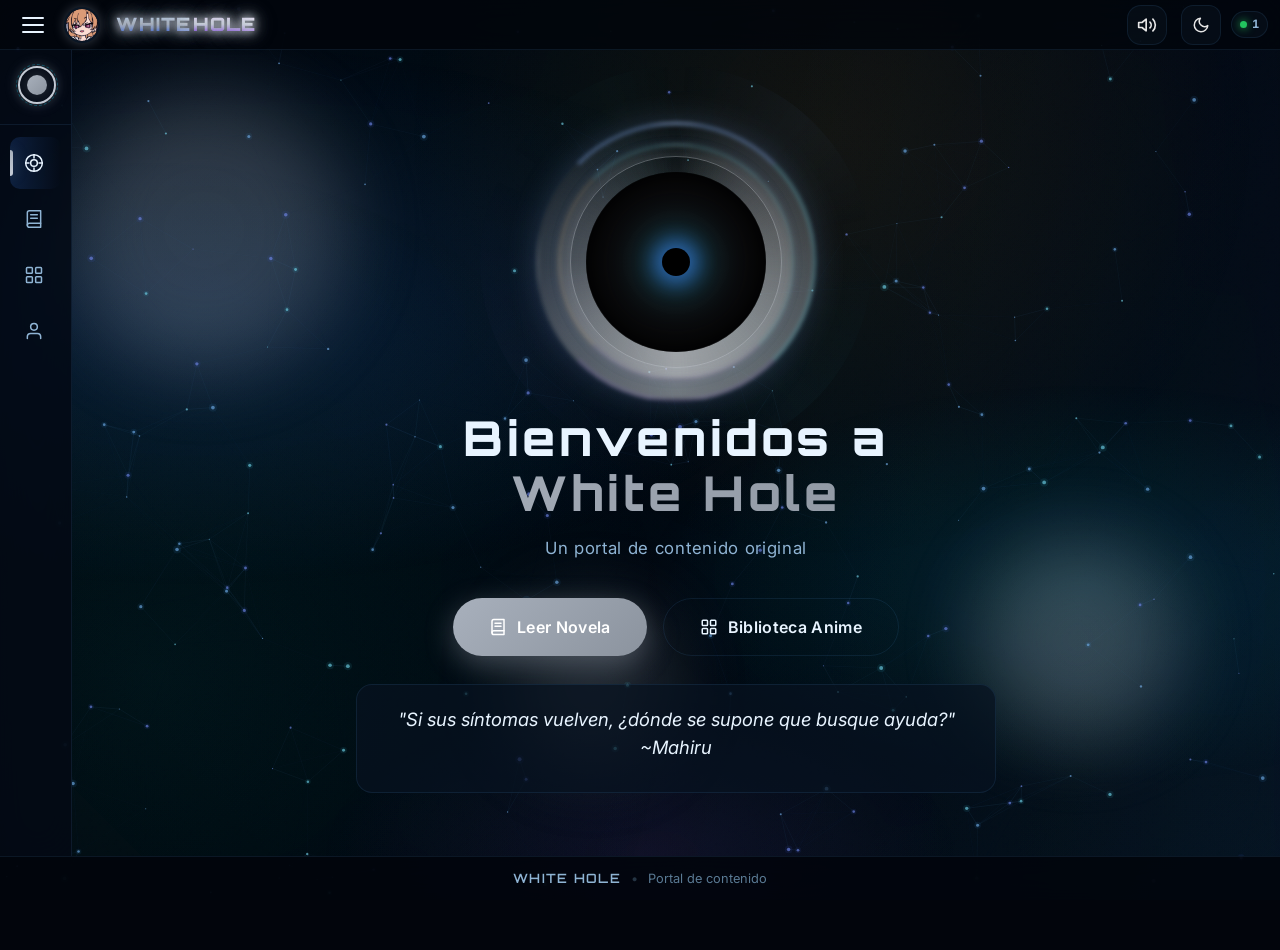
<file: index.html>
<!DOCTYPE html>
<html lang="es" data-theme="dark">
<head>
  <meta charset="UTF-8">
  <meta name="viewport" content="width=device-width, initial-scale=1.0">
  <title>White Hole — Portal</title>
  <script>
    (function(){
      var f=['favicon.png','favicon-mahiru.png','favicon-saffi.png'];
      var i=Math.floor(Math.random()*f.length);
      var l=document.createElement('link');
      l.rel='icon'; l.type='image/png';
      l.href='assets/images/'+f[i];
      document.head.appendChild(l);
    })();
  </script>

<link rel="stylesheet" href="assets/css/main.css">
  <link rel="stylesheet" href="assets/css/home.css">
  <link rel="preconnect" href="https://fonts.googleapis.com">
  <link rel="preconnect" href="https://fonts.gstatic.com" crossorigin>
  <link href="https://fonts.googleapis.com/css2?family=Orbitron:wght@400;500;600;700;800;900&family=Inter:wght@300;400;500;600;700&display=swap" rel="stylesheet">
</head>
<body data-page="home">
  <div class="bg-layer bg-parallax-1" data-parallax="0.04"></div>
  <div class="bg-layer bg-parallax-2" data-parallax="0.08"></div>
  <div class="bg-layer bg-parallax-3" data-parallax="0.12"></div>
  <div class="noise-overlay"></div>
  <div class="bg-aurora" data-parallax="0.06"></div>
  <div class="floating-orbs">
    <div class="orb orb-1" data-parallax="0.15"></div>
    <div class="orb orb-2" data-parallax="0.1"></div>
    <div class="orb orb-3" data-parallax="0.18"></div>
  </div>
  <canvas id="particles"></canvas>
  <div class="cursor-glow" id="cursorGlow"></div>

  <header class="top-bar">
    <button class="menu-toggle" id="menuToggle" aria-label="Abrir menú">
      <span class="menu-icon">
        <span></span><span></span><span></span>
      </span>
    </button>
        <div class="site-logo-wrap" id="siteLogoWrap" aria-hidden="true">
      <img class="site-logo site-logo-a" src="assets/images/logo-emiru.jpg" alt="" data-light="assets/images/logo-emiru.jpg" data-dark="assets/images/logo-emiru-dark.jpg">
      <img class="site-logo site-logo-b" src="assets/images/logo-mahiru.jpg" alt="" data-light="assets/images/logo-mahiru.jpg" data-dark="assets/images/logo-mahiru-dark.jpg">
    </div>
    <h1 class="site-title site-title-enter">
      <span class="title-glow">WHITE</span>
      <span class="title-hole">HOLE</span>
    </h1>
    <div class="top-bar-spacer"></div>
    <div class="music-controls">
<button class="music-toggle top-music" id="musicToggle" aria-label="Silenciar música" title="Música">
      <span class="music-icon on"><img src="assets/images/icons/volume-on.svg" alt=""></span>
      <span class="music-icon off"><img src="assets/images/icons/volume-off.svg" alt=""></span>
    </button>
      <span class="volume-pct" id="volumePct">20%</span>
      <div class="volume-track-wrap"><input type="range" id="volumeSlider" class="volume-slider" min="0" max="100" value="20" aria-label="Volumen"></div>
    </div>
    <button class="theme-toggle top-theme" id="themeToggle" aria-label="Cambiar tema">
      <span class="theme-icon sun"><img src="assets/images/icons/sun.svg" alt=""></span>
      <span class="theme-icon moon"><img src="assets/images/icons/moon.svg" alt=""></span>
    </button>
    <div class="visit-counter" title="En línea">
      <span class="dot"></span>
      <span id="onlineCount">1</span>
    </div>

  </header>

  <aside class="sidebar" id="sidebar">
    <div class="sidebar-inner">
      <div class="sidebar-header">
        <div class="logo-mark">
          <div class="logo-ring"></div>
          <div class="logo-core"></div>
        </div>
        <span class="sidebar-brand">WH</span>
      </div>
      <nav class="side-nav">
        <a href="index.html" class="side-link active" data-page="home">
          <span class="side-icon">
            <svg viewBox="0 0 24 24"><circle cx="12" cy="12" r="10"/><circle cx="12" cy="12" r="4"/><path d="M12 2v4M12 18v4M2 12h4M18 12h4"/></svg>
          </span>
          <span class="side-text">Inicio</span>
          <span class="side-indicator"></span>
        </a>
        <a href="pages/novel.html" class="side-link" data-page="novel">
          <span class="side-icon">
            <svg viewBox="0 0 24 24"><path d="M4 19.5A2.5 2.5 0 0 1 6.5 17H20"/><path d="M6.5 2H20v20H6.5A2.5 2.5 0 0 1 4 19.5v-15A2.5 2.5 0 0 1 6.5 2z"/><path d="M8 7h8M8 11h8"/></svg>
          </span>
          <span class="side-text">Novela Web</span>
          <span class="side-indicator"></span>
        </a>
        <a href="pages/library.html" class="side-link" data-page="library">
          <span class="side-icon">
            <svg viewBox="0 0 24 24"><rect x="3" y="3" width="7" height="7" rx="1"/><rect x="14" y="3" width="7" height="7" rx="1"/><rect x="3" y="14" width="7" height="7" rx="1"/><rect x="14" y="14" width="7" height="7" rx="1"/></svg>
          </span>
          <span class="side-text">Biblioteca</span>
          <span class="side-indicator"></span>
        </a>
        <a href="pages/owner.html" class="side-link" data-page="owner">
          <span class="side-icon">
            <svg viewBox="0 0 24 24"><path d="M20 21v-2a4 4 0 0 0-4-4H8a4 4 0 0 0-4 4v2"/><circle cx="12" cy="7" r="4"/></svg>
          </span>
          <span class="side-text">Owner</span>
          <span class="side-indicator"></span>
        </a>
      </nav>
</div>
    </div>
  </aside>

    <main class="main-content home-main">
    <section class="blackhole-section">
      <div class="blackhole-container" id="blackholeCore">
        <div class="event-horizon"></div>
        <div class="accretion-disk"></div>
        <div class="accretion-disk disk-2"></div>
        <div class="singularity"></div>
        <div class="photon-ring"></div>
        <div class="gravitational-lensing"></div>
      </div>
      <div class="home-content">
        <h2 class="home-title">
          <span class="line">Bienvenidos a</span>
          <span class="line accent">White Hole</span>
        </h2>
        <p class="home-sub">Un portal de contenido original</p>
        <div class="home-actions">
          <a href="pages/novel.html" class="btn-primary large" id="continueReadingBtn">
            <svg viewBox="0 0 24 24"><path d="M4 19.5A2.5 2.5 0 0 1 6.5 17H20"/><path d="M6.5 2H20v20H6.5A2.5 2.5 0 0 1 4 19.5v-15A2.5 2.5 0 0 1 6.5 2z"/><path d="M8 7h8M8 11h8"/></svg>
            <span id="continueReadingLabel">Leer Novela</span>
            <span class="btn-shine"></span>
          </a>
          <a href="pages/library.html" class="btn-outline large">
            <svg viewBox="0 0 24 24"><rect x="3" y="3" width="7" height="7" rx="1"/><rect x="14" y="3" width="7" height="7" rx="1"/><rect x="3" y="14" width="7" height="7" rx="1"/><rect x="14" y="14" width="7" height="7" rx="1"/></svg>
            <span>Biblioteca Anime</span>
          </a>
        </div>
<blockquote class="lore-quote" id="loreQuote">
          <p class="lore-quote-text" id="loreQuoteText"></p>
          <cite class="lore-quote-cite" id="loreQuoteCite"></cite>
        </blockquote>
      </div>
    </section>
  </main>

  <footer class="site-footer">
    <div class="footer-left">
      <span class="footer-brand">WHITE HOLE</span>
      <span class="footer-sep">•</span>
      <span class="footer-copy">Portal de contenido</span>
    </div>
</footer>

  <script src="assets/js/main.js"></script>
  <audio id="bgMusic" src="assets/audio/bgm.mp3" loop preload="auto"></audio>
</body>
</html>
</file>
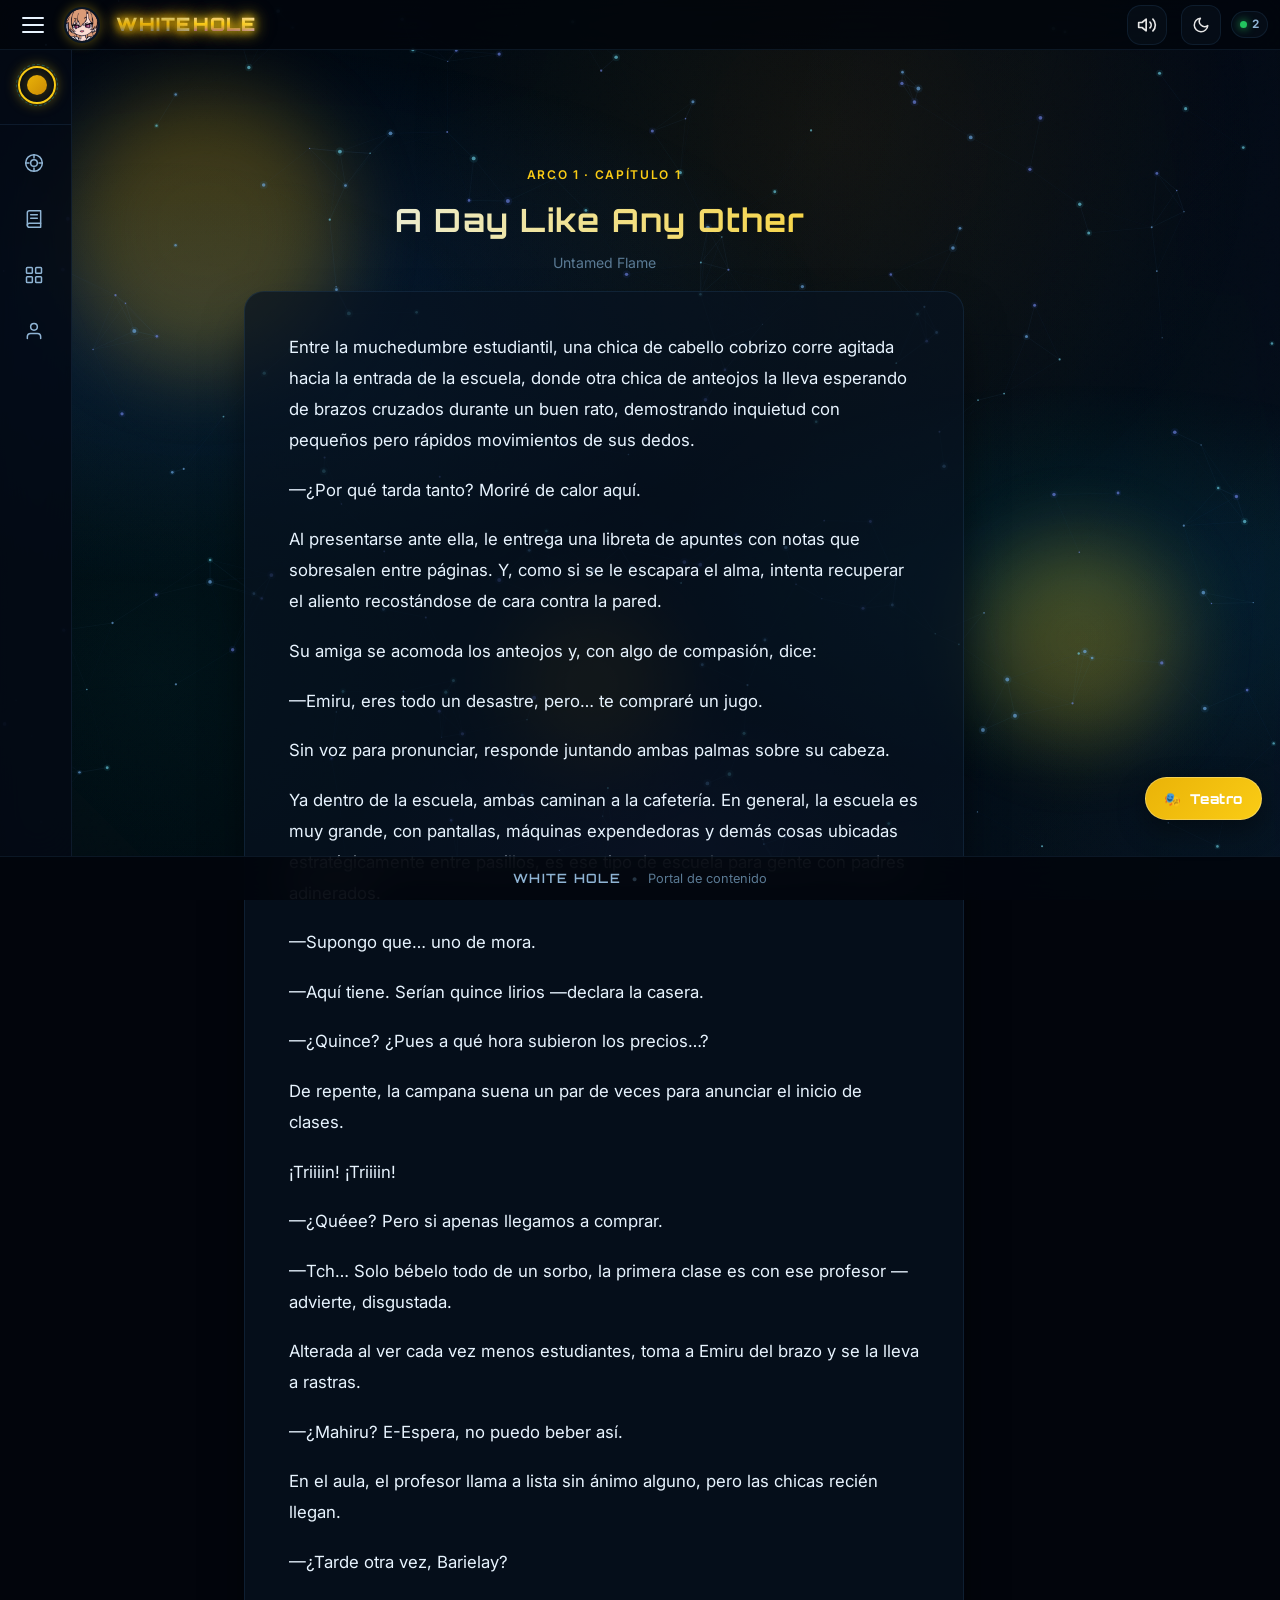
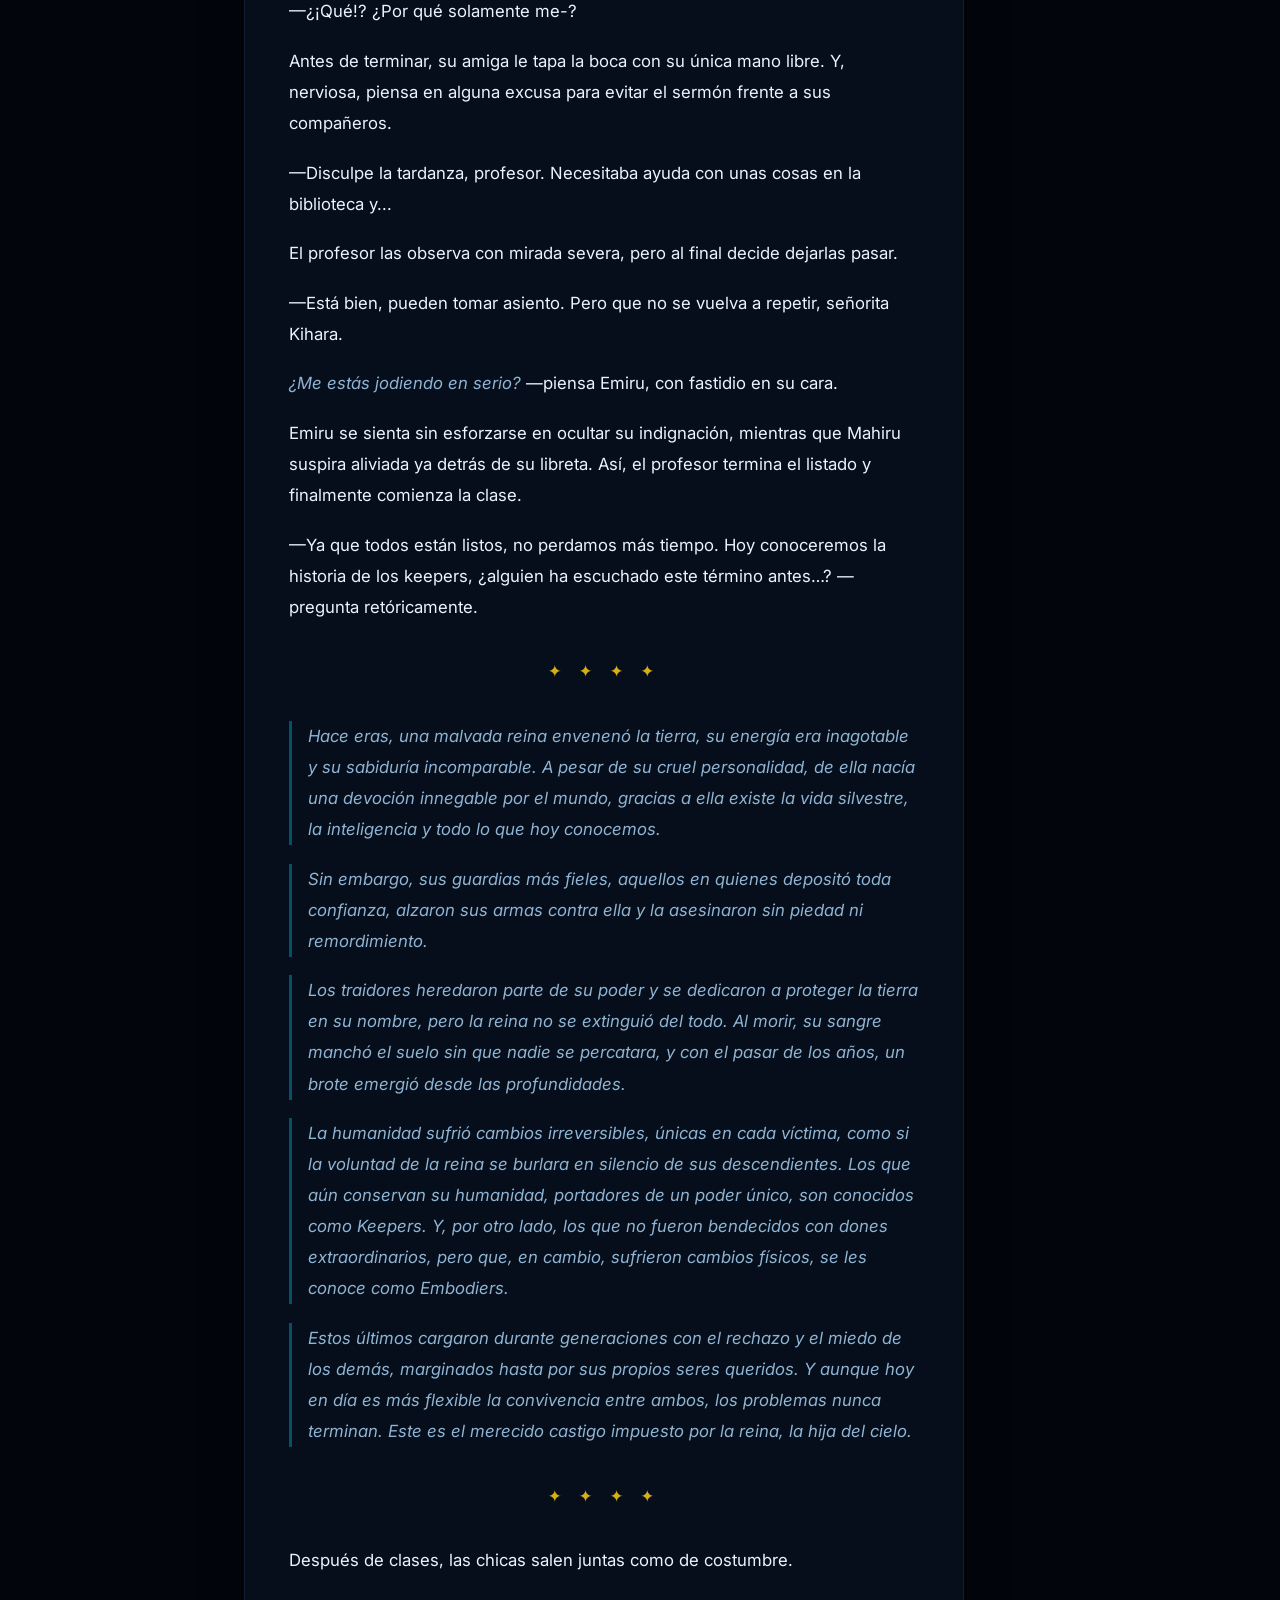
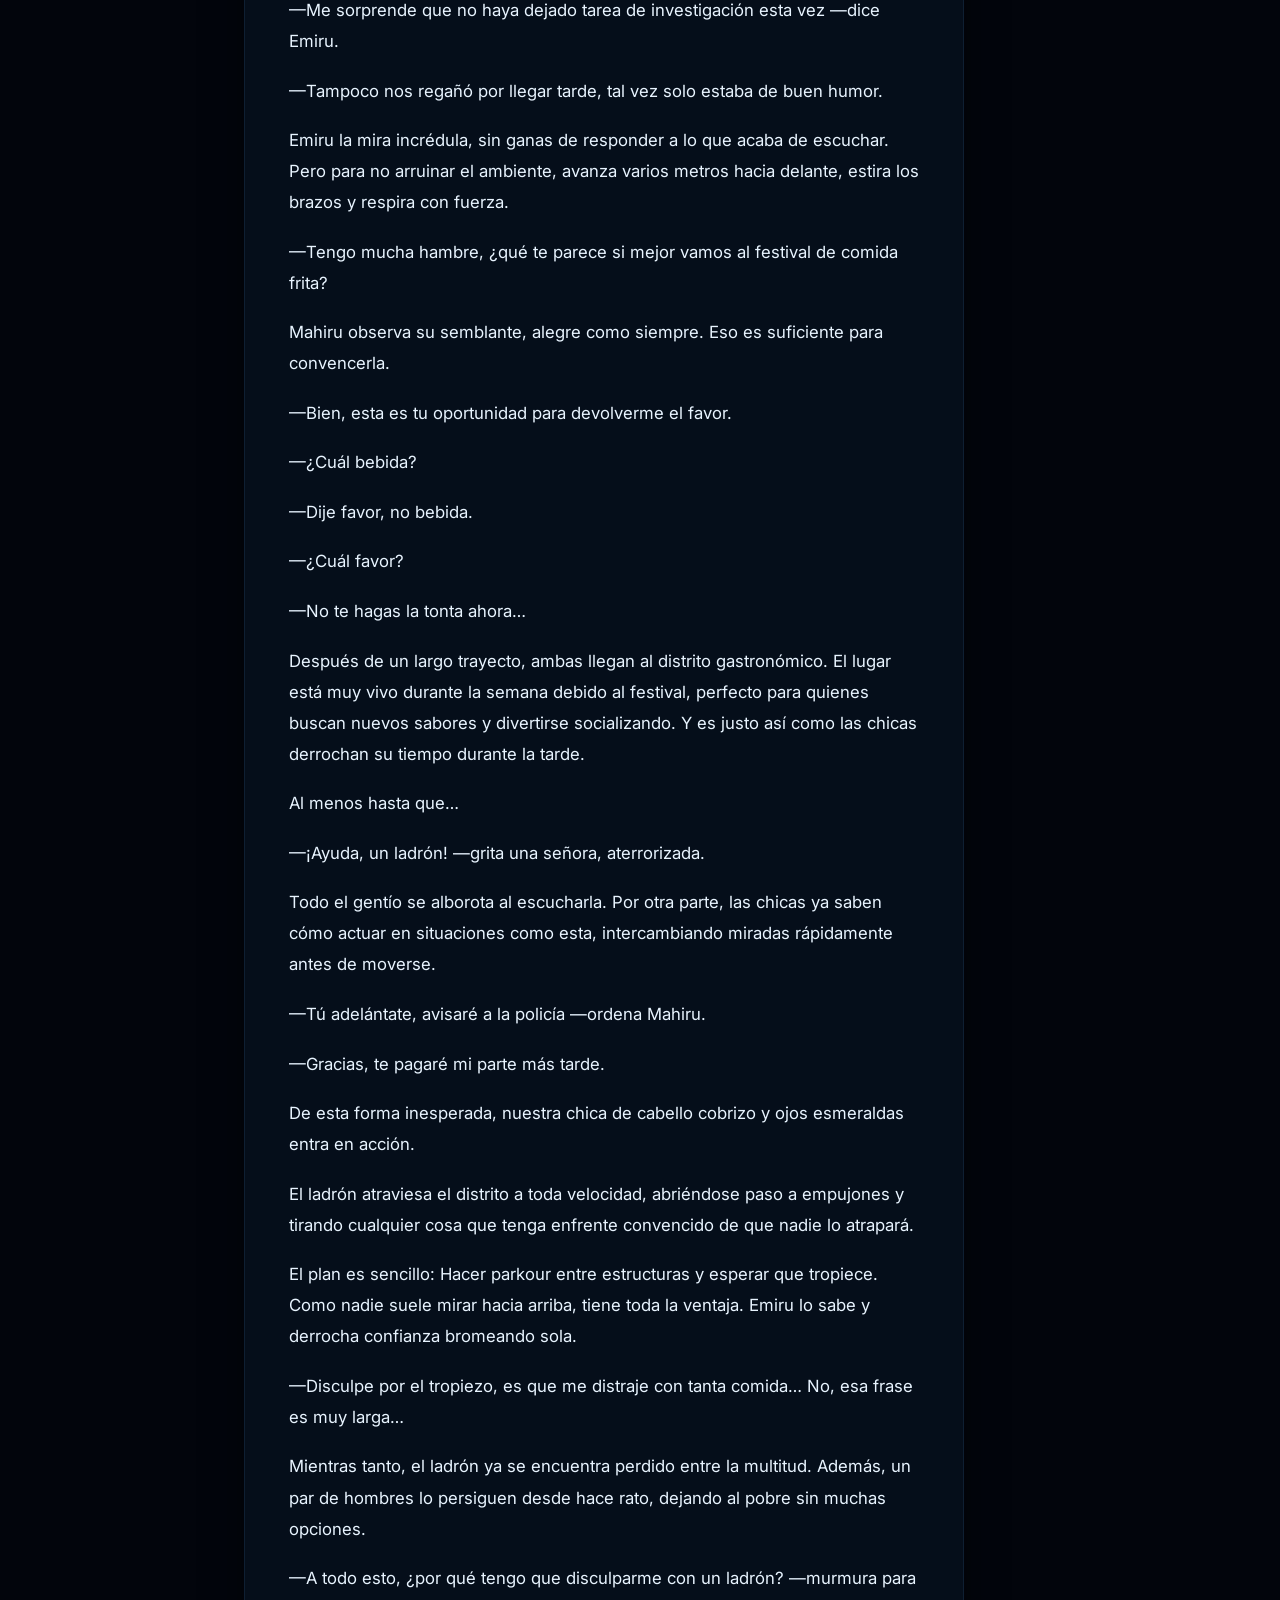
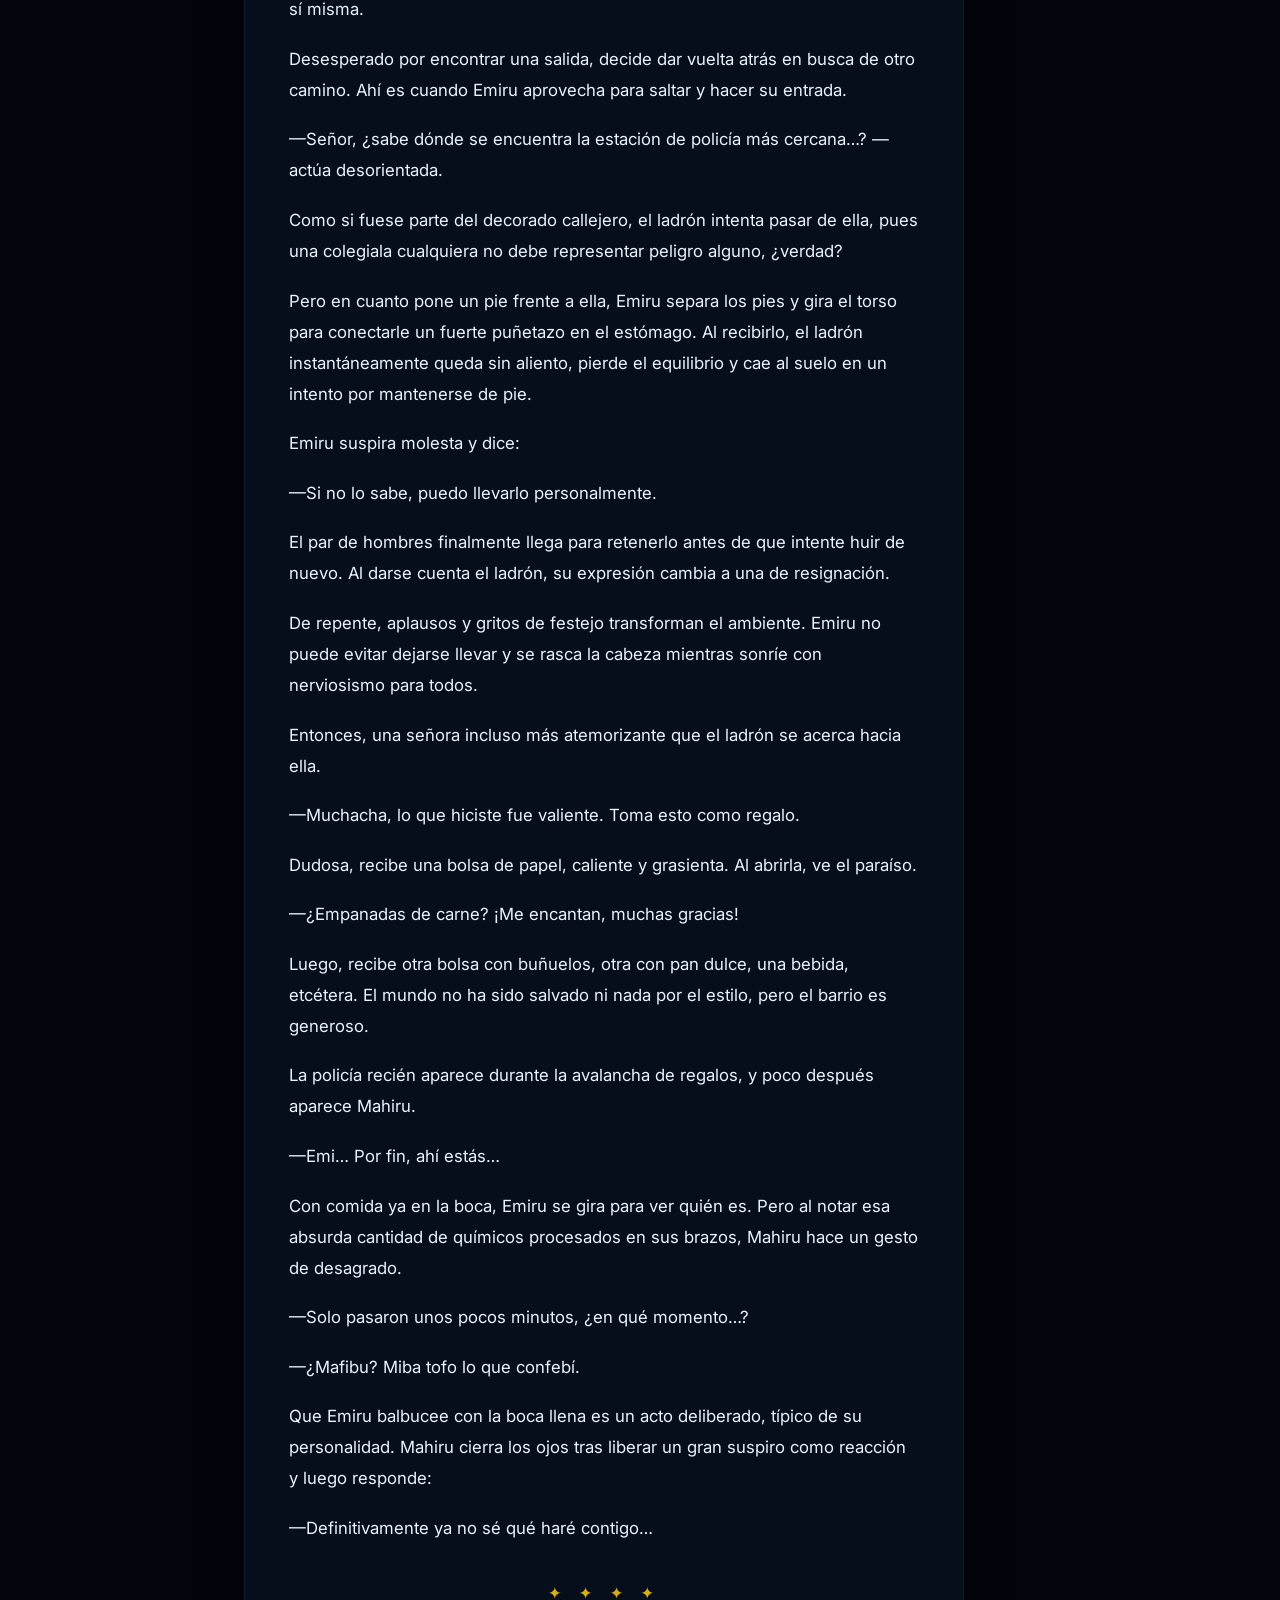
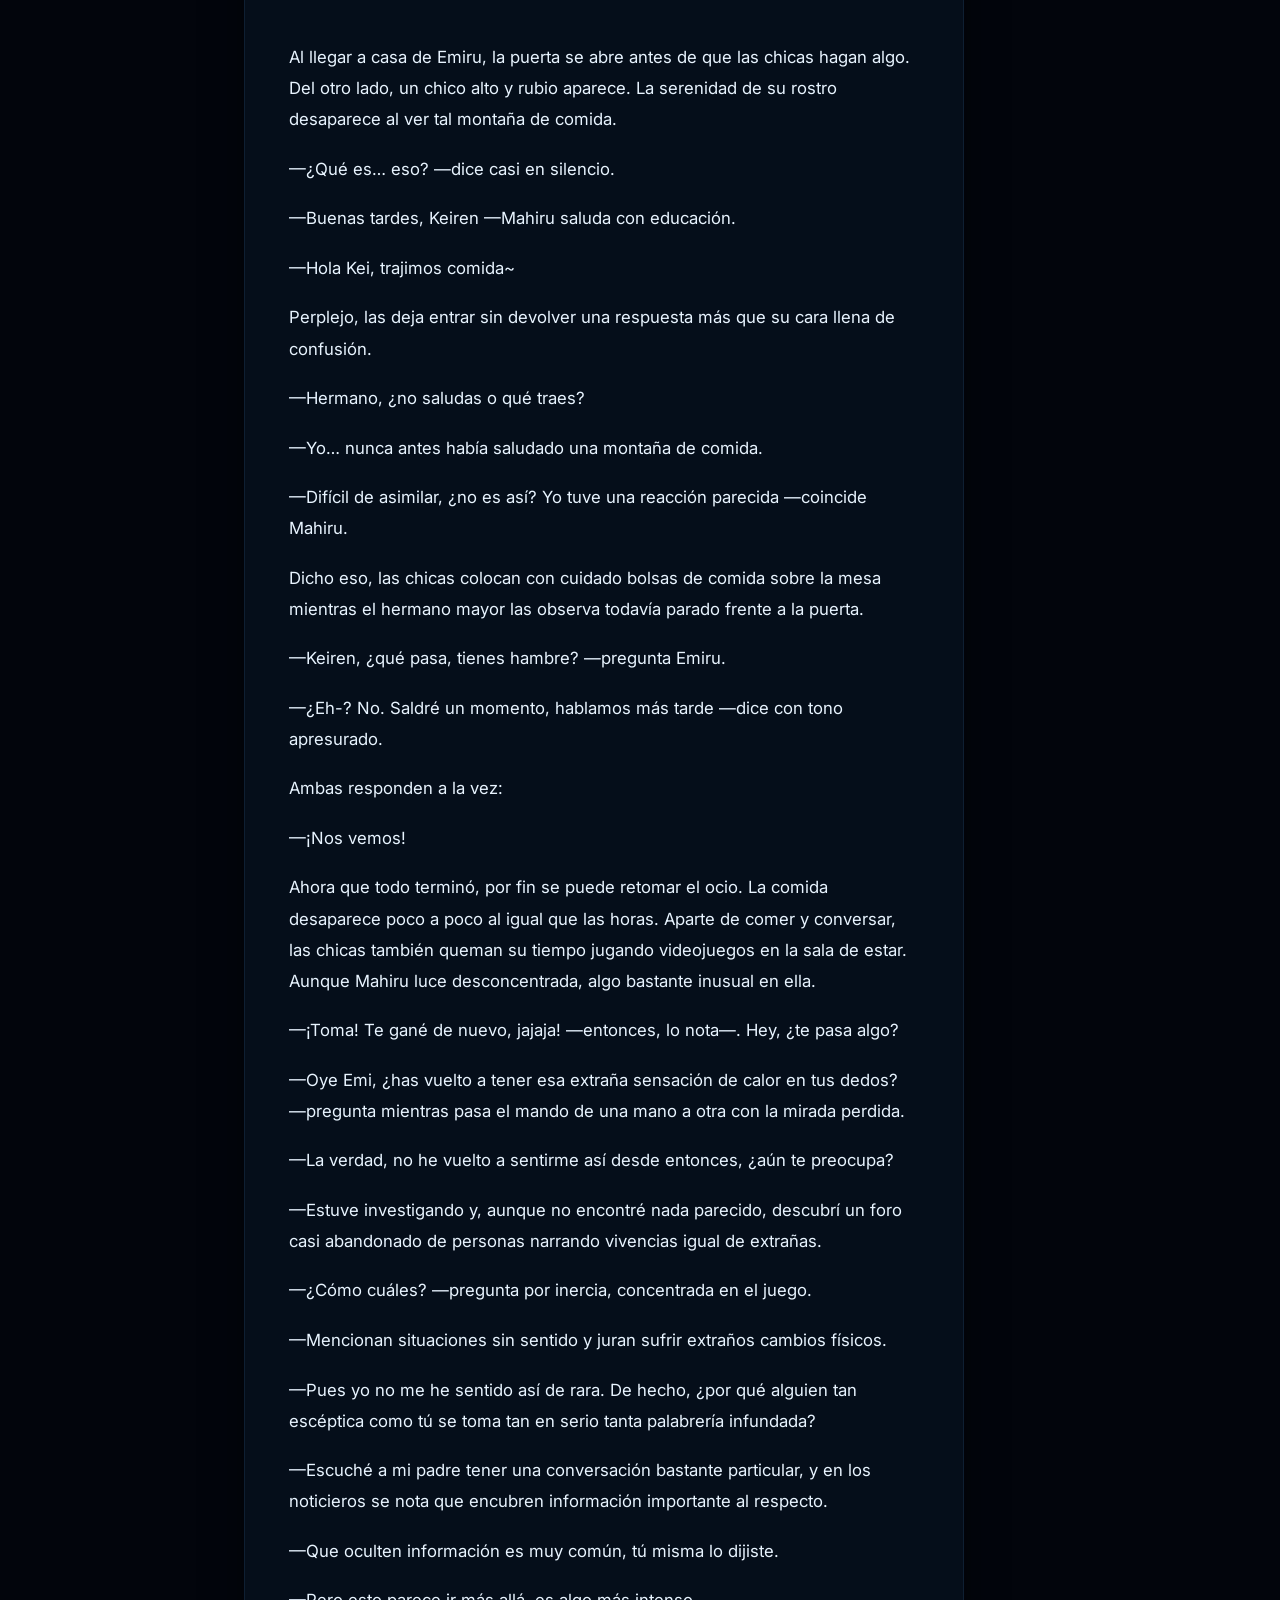
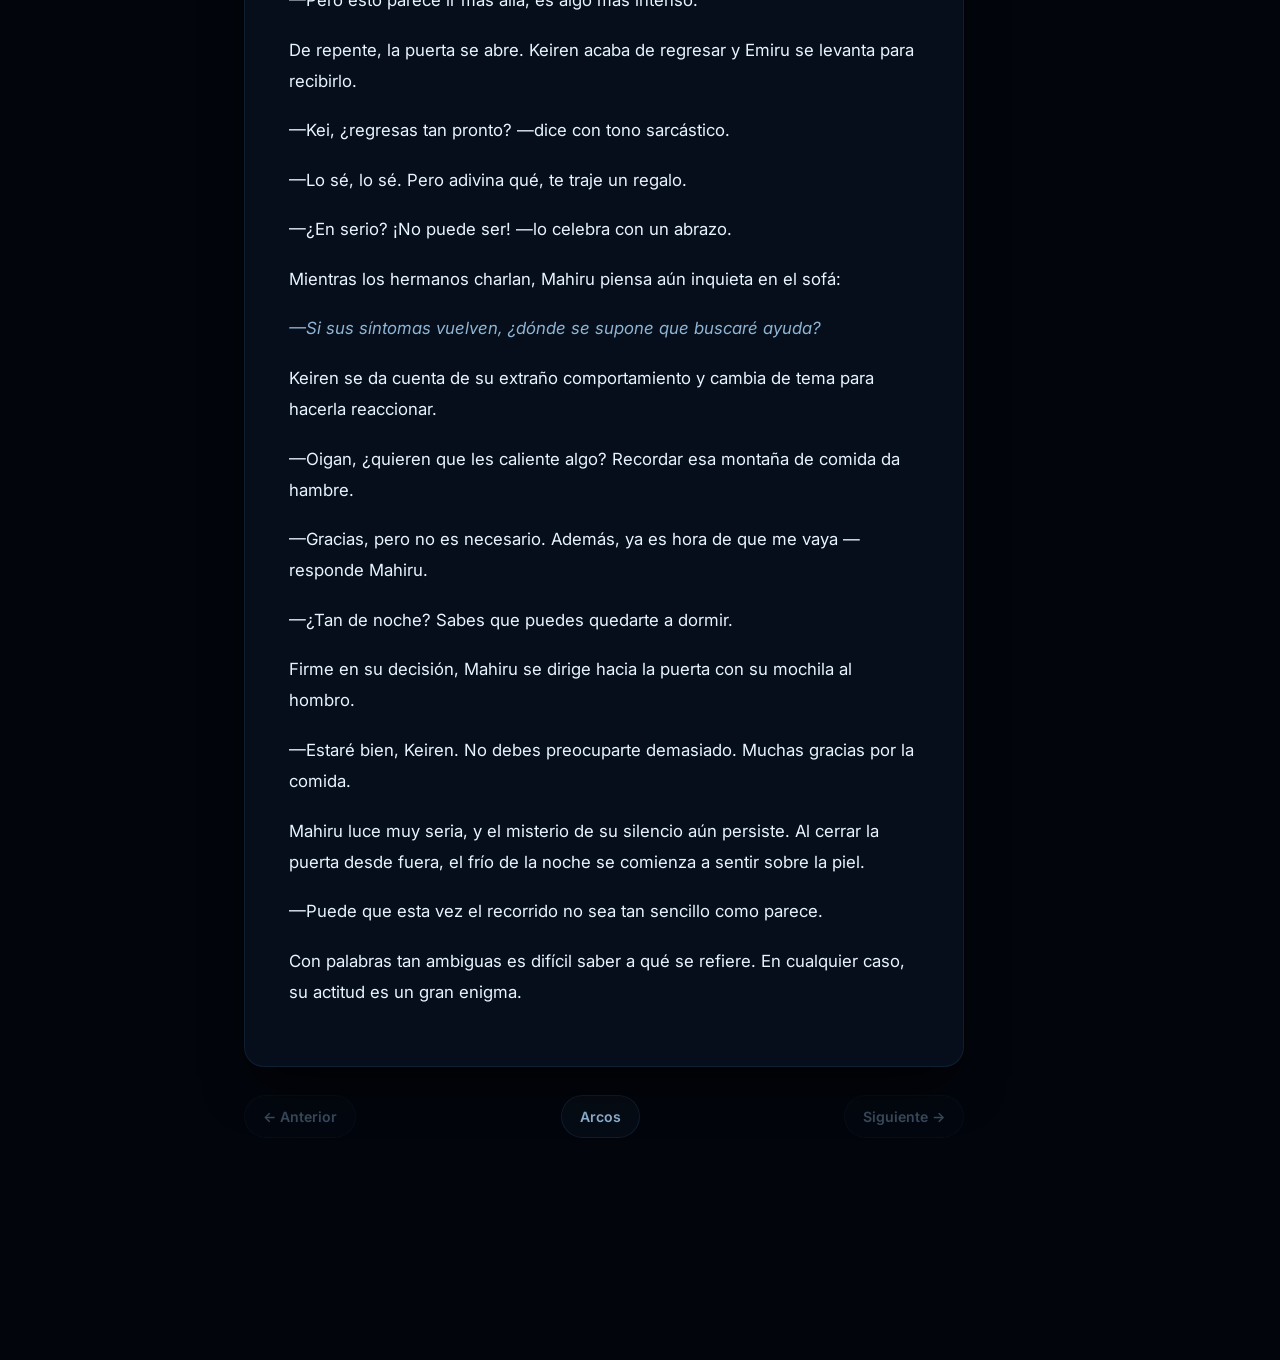
<file: pages/chapter-a1-c1.html>
<!DOCTYPE html>
<html lang="es" data-theme="dark">
<head>
  <meta charset="UTF-8">
  <meta name="viewport" content="width=device-width, initial-scale=1.0">
  <title>White Hole — Novela Web</title>
  <script>
    (function(){
      var f=['favicon.png','favicon-mahiru.png','favicon-saffi.png'];
      var i=Math.floor(Math.random()*f.length);
      var l=document.createElement('link');
      l.rel='icon'; l.type='image/png';
      l.href='../assets/images/'+f[i];
      document.head.appendChild(l);
    })();
  </script>

<link rel="stylesheet" href="../assets/css/main.css">
  <link rel="stylesheet" href="../assets/css/reader.css">
  <link rel="preconnect" href="https://fonts.googleapis.com">
  <link rel="preconnect" href="https://fonts.gstatic.com" crossorigin>
  <link href="https://fonts.googleapis.com/css2?family=Orbitron:wght@400;500;600;700;800;900&family=Inter:wght@300;400;500;600;700&display=swap" rel="stylesheet">
</head>
<body class="wh-reader-page" data-page="novel">
  <div class="bg-layer bg-parallax-1"></div>
  <div class="bg-layer bg-parallax-2"></div>
  <div class="bg-layer bg-parallax-3"></div>
  <div class="noise-overlay"></div>
  <div class="bg-aurora"></div>
  <div class="floating-orbs">
    <div class="orb orb-1"></div>
    <div class="orb orb-2"></div>
    <div class="orb orb-3"></div>
  </div>
  <canvas id="particles"></canvas>
  <div class="cursor-glow" id="cursorGlow"></div>

  <header class="top-bar">
    <button class="menu-toggle" id="menuToggle" aria-label="Abrir menú">
      <span class="menu-icon">
        <span></span><span></span><span></span>
      </span>
    </button>
        <div class="site-logo-wrap" id="siteLogoWrap" aria-hidden="true">
      <img class="site-logo site-logo-a" src="../assets/images/logo-emiru.jpg" alt="" data-light="../assets/images/logo-emiru.jpg" data-dark="../assets/images/logo-emiru-dark.jpg">
      <img class="site-logo site-logo-b" src="../assets/images/logo-mahiru.jpg" alt="" data-light="../assets/images/logo-mahiru.jpg" data-dark="../assets/images/logo-mahiru-dark.jpg">
    </div>
    <h1 class="site-title site-title-enter">
      <span class="title-glow">WHITE</span>
      <span class="title-hole">HOLE</span>
    </h1>
    <div class="top-bar-spacer"></div>
    <div class="music-controls">
<button class="music-toggle top-music" id="musicToggle" aria-label="Silenciar música" title="Música">
      <span class="music-icon on"><img src="../assets/images/icons/volume-on.svg" alt=""></span>
      <span class="music-icon off"><img src="../assets/images/icons/volume-off.svg" alt=""></span>
    </button>
      <span class="volume-pct" id="volumePct">20%</span>
      <div class="volume-track-wrap"><input type="range" id="volumeSlider" class="volume-slider" min="0" max="100" value="20" aria-label="Volumen"></div>
    </div>
    <button class="theme-toggle top-theme" id="themeToggle" aria-label="Cambiar tema">
      <span class="theme-icon sun"><img src="../assets/images/icons/sun.svg" alt=""></span>
      <span class="theme-icon moon"><img src="../assets/images/icons/moon.svg" alt=""></span>
    </button>
    <div class="visit-counter" title="En línea">
      <span class="dot"></span>
      <span id="onlineCount">1</span>
    </div>

  </header>

  <aside class="sidebar" id="sidebar">
    <div class="sidebar-inner">
      <div class="sidebar-header">
        <div class="logo-mark">
          <div class="logo-ring"></div>
          <div class="logo-core"></div>
        </div>
        <span class="sidebar-brand">WH</span>
      </div>
      <nav class="side-nav">
        <a href="../index.html" class="side-link" data-page="home">
          <span class="side-icon">
            <svg viewBox="0 0 24 24"><circle cx="12" cy="12" r="10"/><circle cx="12" cy="12" r="4"/><path d="M12 2v4M12 18v4M2 12h4M18 12h4"/></svg>
          </span>
          <span class="side-text">Inicio</span>
          <span class="side-indicator"></span>
        </a>
        <a href="novel.html" class="side-link" data-page="novel">
          <span class="side-icon">
            <svg viewBox="0 0 24 24"><path d="M4 19.5A2.5 2.5 0 0 1 6.5 17H20"/><path d="M6.5 2H20v20H6.5A2.5 2.5 0 0 1 4 19.5v-15A2.5 2.5 0 0 1 6.5 2z"/><path d="M8 7h8M8 11h8"/></svg>
          </span>
          <span class="side-text">Novela Web</span>
          <span class="side-indicator"></span>
        </a>
        <a href="library.html" class="side-link" data-page="library">
          <span class="side-icon">
            <svg viewBox="0 0 24 24"><rect x="3" y="3" width="7" height="7" rx="1"/><rect x="14" y="3" width="7" height="7" rx="1"/><rect x="3" y="14" width="7" height="7" rx="1"/><rect x="14" y="14" width="7" height="7" rx="1"/></svg>
          </span>
          <span class="side-text">Biblioteca</span>
          <span class="side-indicator"></span>
        </a>
        <a href="owner.html" class="side-link" data-page="owner">
          <span class="side-icon">
            <svg viewBox="0 0 24 24"><path d="M20 21v-2a4 4 0 0 0-4-4H8a4 4 0 0 0-4 4v2"/><circle cx="12" cy="7" r="4"/></svg>
          </span>
          <span class="side-text">Owner</span>
          <span class="side-indicator"></span>
        </a>
      </nav>
</div>
    </div>
  </aside>

  <main class="main-content">
    <div class="reader-main">
    <div class="reader-header">
      <button type="button" class="theater-btn" id="theaterToggle" title="Modo teatro">🎭 Teatro</button>
      <p class="reader-arc">Arco 1 · Capítulo 1</p>
      <h2 class="reader-title">A Day Like Any Other</h2>
      <p class="reader-meta">Untamed Flame</p>
    </div>
    <article class="reader-body" id="readerBody">
<p>Entre la muchedumbre estudiantil, una chica de cabello cobrizo corre agitada hacia la entrada de la escuela, donde otra chica de anteojos la lleva esperando de brazos cruzados durante un buen rato, demostrando inquietud con pequeños pero rápidos movimientos de sus dedos.</p>
<p>—¿Por qué tarda tanto? Moriré de calor aquí.</p>
<p>Al presentarse ante ella, le entrega una libreta de apuntes con notas que sobresalen entre páginas. Y, como si se le escapara el alma, intenta recuperar el aliento recostándose de cara contra la pared.</p>
<p>Su amiga se acomoda los anteojos y, con algo de compasión, dice:</p>
<p>—Emiru, eres todo un desastre, pero… te compraré un jugo.</p>
<p>Sin voz para pronunciar, responde juntando ambas palmas sobre su cabeza.</p>
<p>Ya dentro de la escuela, ambas caminan a la cafetería. En general, la escuela es muy grande, con pantallas, máquinas expendedoras y demás cosas ubicadas estratégicamente entre pasillos, es ese tipo de escuela para gente con padres adinerados.</p>
<p>—Supongo que… uno de mora.</p>
<p>—Aquí tiene. Serían quince lirios —declara la casera.</p>
<p>—¿Quince? ¿Pues a qué hora subieron los precios…?</p>
<p>De repente, la campana suena un par de veces para anunciar el inicio de clases.</p>
<p>¡Triiiin! ¡Triiiin!</p>
<p>—¿Quéee? Pero si apenas llegamos a comprar.</p>
<p>—Tch… Solo bébelo todo de un sorbo, la primera clase es con ese profesor —advierte, disgustada.</p>
<p>Alterada al ver cada vez menos estudiantes, toma a Emiru del brazo y se la lleva a rastras.</p>
<p>—¿Mahiru? E-Espera, no puedo beber así.</p>
<p>En el aula, el profesor llama a lista sin ánimo alguno, pero las chicas recién llegan.</p>
<p>—¿Tarde otra vez, Barielay?</p>
<p>—¿¡Qué!? ¿Por qué solamente me-?</p>
<p>Antes de terminar, su amiga le tapa la boca con su única mano libre. Y, nerviosa, piensa en alguna excusa para evitar el sermón frente a sus compañeros.</p>
<p>—Disculpe la tardanza, profesor. Necesitaba ayuda con unas cosas en la biblioteca y...</p>
<p>El profesor las observa con mirada severa, pero al final decide dejarlas pasar.</p>
<p>—Está bien, pueden tomar asiento. Pero que no se vuelva a repetir, señorita Kihara.</p>
<p><em>¿Me estás jodiendo en serio?</em> —piensa Emiru, con fastidio en su cara.</p>
<p>Emiru se sienta sin esforzarse en ocultar su indignación, mientras que Mahiru suspira aliviada ya detrás de su libreta. Así, el profesor termina el listado y finalmente comienza la clase.</p>
<p>—Ya que todos están listos, no perdamos más tiempo. Hoy conoceremos la historia de los keepers, ¿alguien ha escuchado este término antes…? —pregunta retóricamente.</p>
<div class="story-divider">✦ ✦ ✦ ✦</div>
<p class="story-lore">Hace eras, una malvada reina envenenó la tierra, su energía era inagotable y su sabiduría incomparable. A pesar de su cruel personalidad, de ella nacía una devoción innegable por el mundo, gracias a ella existe la vida silvestre, la inteligencia y todo lo que hoy conocemos.</p>
<p class="story-lore">Sin embargo, sus guardias más fieles, aquellos en quienes depositó toda confianza, alzaron sus armas contra ella y la asesinaron sin piedad ni remordimiento.</p>
<p class="story-lore">Los traidores heredaron parte de su poder y se dedicaron a proteger la tierra en su nombre, pero la reina no se extinguió del todo. Al morir, su sangre manchó el suelo sin que nadie se percatara, y con el pasar de los años, un brote emergió desde las profundidades.</p>
<p class="story-lore">La humanidad sufrió cambios irreversibles, únicas en cada víctima, como si la voluntad de la reina se burlara en silencio de sus descendientes. Los que aún conservan su humanidad, portadores de un poder único, son conocidos como Keepers. Y, por otro lado, los que no fueron bendecidos con dones extraordinarios, pero que, en cambio, sufrieron cambios físicos, se les conoce como Embodiers.</p>
<p class="story-lore">Estos últimos cargaron durante generaciones con el rechazo y el miedo de los demás, marginados hasta por sus propios seres queridos. Y aunque hoy en día es más flexible la convivencia entre ambos, los problemas nunca terminan. Este es el merecido castigo impuesto por la reina, la hija del cielo.</p>
<div class="story-divider">✦ ✦ ✦ ✦</div>
<p>Después de clases, las chicas salen juntas como de costumbre.</p>
<p>—Me sorprende que no haya dejado tarea de investigación esta vez —dice Emiru.</p>
<p>—Tampoco nos regañó por llegar tarde, tal vez solo estaba de buen humor.</p>
<p>Emiru la mira incrédula, sin ganas de responder a lo que acaba de escuchar. Pero para no arruinar el ambiente, avanza varios metros hacia delante, estira los brazos y respira con fuerza.</p>
<p>—Tengo mucha hambre, ¿qué te parece si mejor vamos al festival de comida frita?</p>
<p>Mahiru observa su semblante, alegre como siempre. Eso es suficiente para convencerla.</p>
<p>—Bien, esta es tu oportunidad para devolverme el favor.</p>
<p>—¿Cuál bebida?</p>
<p>—Dije favor, no bebida.</p>
<p>—¿Cuál favor?</p>
<p>—No te hagas la tonta ahora…</p>
<p>Después de un largo trayecto, ambas llegan al distrito gastronómico. El lugar está muy vivo durante la semana debido al festival, perfecto para quienes buscan nuevos sabores y divertirse socializando. Y es justo así como las chicas derrochan su tiempo durante la tarde.</p>
<p>Al menos hasta que…</p>
<p>—¡Ayuda, un ladrón! —grita una señora, aterrorizada.</p>
<p>Todo el gentío se alborota al escucharla. Por otra parte, las chicas ya saben cómo actuar en situaciones como esta, intercambiando miradas rápidamente antes de moverse.</p>
<p>—Tú adelántate, avisaré a la policía —ordena Mahiru.</p>
<p>—Gracias, te pagaré mi parte más tarde.</p>
<p>De esta forma inesperada, nuestra chica de cabello cobrizo y ojos esmeraldas entra en acción.</p>
<p>El ladrón atraviesa el distrito a toda velocidad, abriéndose paso a empujones y tirando cualquier cosa que tenga enfrente convencido de que nadie lo atrapará.</p>
<p>El plan es sencillo: Hacer parkour entre estructuras y esperar que tropiece. Como nadie suele mirar hacia arriba, tiene toda la ventaja. Emiru lo sabe y derrocha confianza bromeando sola.</p>
<p>—Disculpe por el tropiezo, es que me distraje con tanta comida… No, esa frase es muy larga…</p>
<p>Mientras tanto, el ladrón ya se encuentra perdido entre la multitud. Además, un par de hombres lo persiguen desde hace rato, dejando al pobre sin muchas opciones.</p>
<p>—A todo esto, ¿por qué tengo que disculparme con un ladrón? —murmura para sí misma.</p>
<p>Desesperado por encontrar una salida, decide dar vuelta atrás en busca de otro camino. Ahí es cuando Emiru aprovecha para saltar y hacer su entrada.</p>
<p>—Señor, ¿sabe dónde se encuentra la estación de policía más cercana…? —actúa desorientada.</p>
<p>Como si fuese parte del decorado callejero, el ladrón intenta pasar de ella, pues una colegiala cualquiera no debe representar peligro alguno, ¿verdad?</p>
<p>Pero en cuanto pone un pie frente a ella, Emiru separa los pies y gira el torso para conectarle un fuerte puñetazo en el estómago. Al recibirlo, el ladrón instantáneamente queda sin aliento, pierde el equilibrio y cae al suelo en un intento por mantenerse de pie.</p>
<p>Emiru suspira molesta y dice:</p>
<p>—Si no lo sabe, puedo llevarlo personalmente.</p>
<p>El par de hombres finalmente llega para retenerlo antes de que intente huir de nuevo. Al darse cuenta el ladrón, su expresión cambia a una de resignación.</p>
<p>De repente, aplausos y gritos de festejo transforman el ambiente. Emiru no puede evitar dejarse llevar y se rasca la cabeza mientras sonríe con nerviosismo para todos.</p>
<p>Entonces, una señora incluso más atemorizante que el ladrón se acerca hacia ella.</p>
<p>—Muchacha, lo que hiciste fue valiente. Toma esto como regalo.</p>
<p>Dudosa, recibe una bolsa de papel, caliente y grasienta. Al abrirla, ve el paraíso.</p>
<p>—¿Empanadas de carne? ¡Me encantan, muchas gracias!</p>
<p>Luego, recibe otra bolsa con buñuelos, otra con pan dulce, una bebida, etcétera. El mundo no ha sido salvado ni nada por el estilo, pero el barrio es generoso.</p>
<p>La policía recién aparece durante la avalancha de regalos, y poco después aparece Mahiru.</p>
<p>—Emi… Por fin, ahí estás…</p>
<p>Con comida ya en la boca, Emiru se gira para ver quién es. Pero al notar esa absurda cantidad de químicos procesados en sus brazos, Mahiru hace un gesto de desagrado.</p>
<p>—Solo pasaron unos pocos minutos, ¿en qué momento…?</p>
<p>—¿Mafibu? Miba tofo lo que confebí.</p>
<p>Que Emiru balbucee con la boca llena es un acto deliberado, típico de su personalidad. Mahiru cierra los ojos tras liberar un gran suspiro como reacción y luego responde:</p>
<p>—Definitivamente ya no sé qué haré contigo…</p>
<div class="story-divider">✦ ✦ ✦ ✦</div>
<p>Al llegar a casa de Emiru, la puerta se abre antes de que las chicas hagan algo. Del otro lado, un chico alto y rubio aparece. La serenidad de su rostro desaparece al ver tal montaña de comida.</p>
<p>—¿Qué es… eso? —dice casi en silencio.</p>
<p>—Buenas tardes, Keiren —Mahiru saluda con educación.</p>
<p>—Hola Kei, trajimos comida~</p>
<p>Perplejo, las deja entrar sin devolver una respuesta más que su cara llena de confusión.</p>
<p>—Hermano, ¿no saludas o qué traes?</p>
<p>—Yo… nunca antes había saludado una montaña de comida.</p>
<p>—Difícil de asimilar, ¿no es así? Yo tuve una reacción parecida —coincide Mahiru.</p>
<p>Dicho eso, las chicas colocan con cuidado bolsas de comida sobre la mesa mientras el hermano mayor las observa todavía parado frente a la puerta.</p>
<p>—Keiren, ¿qué pasa, tienes hambre? —pregunta Emiru.</p>
<p>—¿Eh-? No. Saldré un momento, hablamos más tarde —dice con tono apresurado.</p>
<p>Ambas responden a la vez:</p>
<p>—¡Nos vemos!</p>
<p>Ahora que todo terminó, por fin se puede retomar el ocio. La comida desaparece poco a poco al igual que las horas. Aparte de comer y conversar, las chicas también queman su tiempo jugando videojuegos en la sala de estar. Aunque Mahiru luce desconcentrada, algo bastante inusual en ella.</p>
<p>—¡Toma! Te gané de nuevo, jajaja! —entonces, lo nota—. Hey, ¿te pasa algo?</p>
<p>—Oye Emi, ¿has vuelto a tener esa extraña sensación de calor en tus dedos? —pregunta mientras pasa el mando de una mano a otra con la mirada perdida.</p>
<p>—La verdad, no he vuelto a sentirme así desde entonces, ¿aún te preocupa?</p>
<p>—Estuve investigando y, aunque no encontré nada parecido, descubrí un foro casi abandonado de personas narrando vivencias igual de extrañas.</p>
<p>—¿Cómo cuáles? —pregunta por inercia, concentrada en el juego.</p>
<p>—Mencionan situaciones sin sentido y juran sufrir extraños cambios físicos.</p>
<p>—Pues yo no me he sentido así de rara. De hecho, ¿por qué alguien tan escéptica como tú se toma tan en serio tanta palabrería infundada?</p>
<p>—Escuché a mi padre tener una conversación bastante particular, y en los noticieros se nota que encubren información importante al respecto.</p>
<p>—Que oculten información es muy común, tú misma lo dijiste.</p>
<p>—Pero esto parece ir más allá, es algo más intenso.</p>
<p>De repente, la puerta se abre. Keiren acaba de regresar y Emiru se levanta para recibirlo.</p>
<p>—Kei, ¿regresas tan pronto? —dice con tono sarcástico.</p>
<p>—Lo sé, lo sé. Pero adivina qué, te traje un regalo.</p>
<p>—¿En serio? ¡No puede ser! —lo celebra con un abrazo.</p>
<p>Mientras los hermanos charlan, Mahiru piensa aún inquieta en el sofá:</p>
<p><em>—Si sus síntomas vuelven, ¿dónde se supone que buscaré ayuda?</em></p>
<p>Keiren se da cuenta de su extraño comportamiento y cambia de tema para hacerla reaccionar.</p>
<p>—Oigan, ¿quieren que les caliente algo? Recordar esa montaña de comida da hambre.</p>
<p>—Gracias, pero no es necesario. Además, ya es hora de que me vaya —responde Mahiru.</p>
<p>—¿Tan de noche? Sabes que puedes quedarte a dormir.</p>
<p>Firme en su decisión, Mahiru se dirige hacia la puerta con su mochila al hombro.</p>
<p>—Estaré bien, Keiren. No debes preocuparte demasiado. Muchas gracias por la comida.</p>
<p>Mahiru luce muy seria, y el misterio de su silencio aún persiste. Al cerrar la puerta desde fuera, el frío de la noche se comienza a sentir sobre la piel.</p>
<p>—Puede que esta vez el recorrido no sea tan sencillo como parece.</p>
<p>Con palabras tan ambiguas es difícil saber a qué se refiere. En cualquier caso, su actitud es un gran enigma.</p>
    </article>
    <div class="reader-nav">
      <a href="#" class="reader-nav-btn is-disabled" id="prevChapter" aria-disabled="true">← Anterior</a>
      <a href="novel.html" class="reader-nav-btn reader-nav-center">Arcos</a>
      <a href="#" class="reader-nav-btn is-disabled" id="nextChapter" aria-disabled="true">Siguiente →</a>
    </div>
      </div>
  </main>

  <footer class="site-footer">
    <div class="footer-left">
      <span class="footer-brand">WHITE HOLE</span>
      <span class="footer-sep">•</span>
      <span class="footer-copy">Portal de contenido</span>
    </div>
</footer>

  <script src="../assets/js/main.js"></script>
  <script src="../assets/js/reader.js"></script>
  <audio id="bgMusic" src="../assets/audio/bgm.mp3" loop preload="auto"></audio>
</body>
</html>
</file>
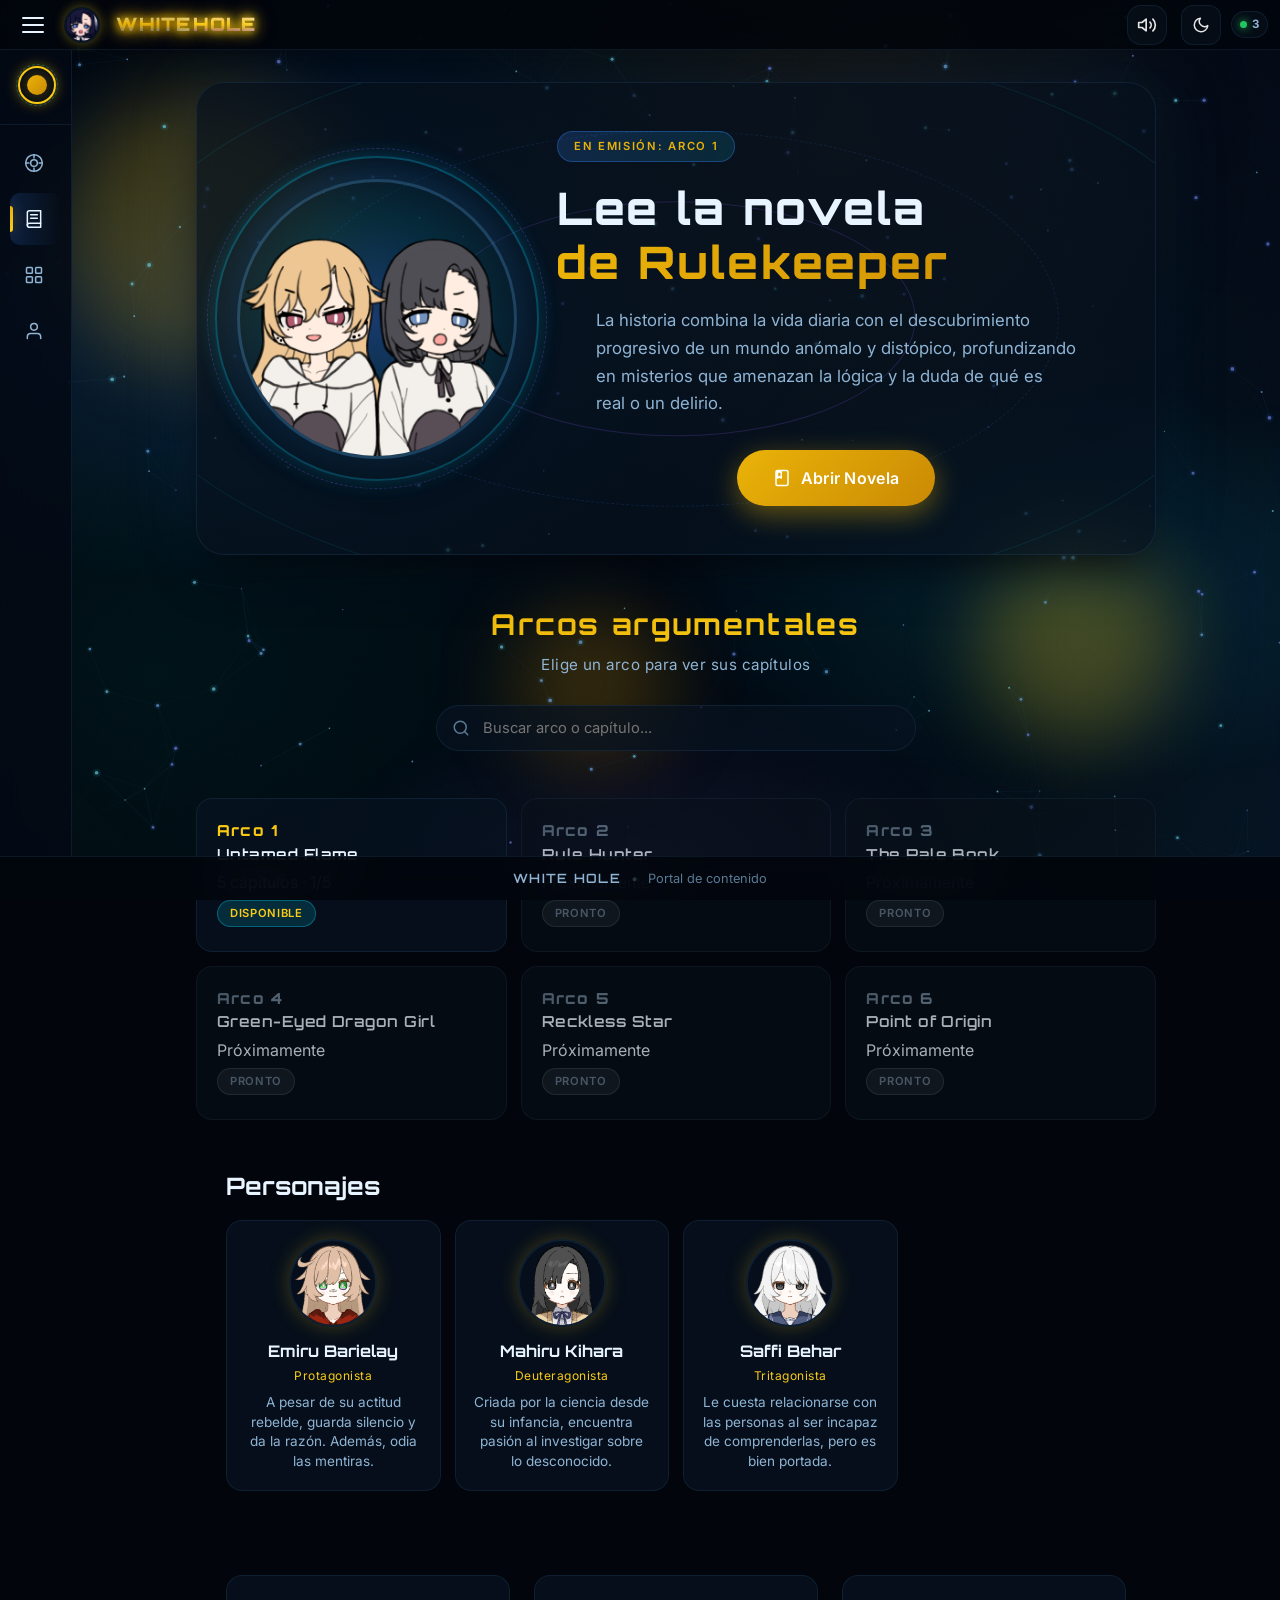
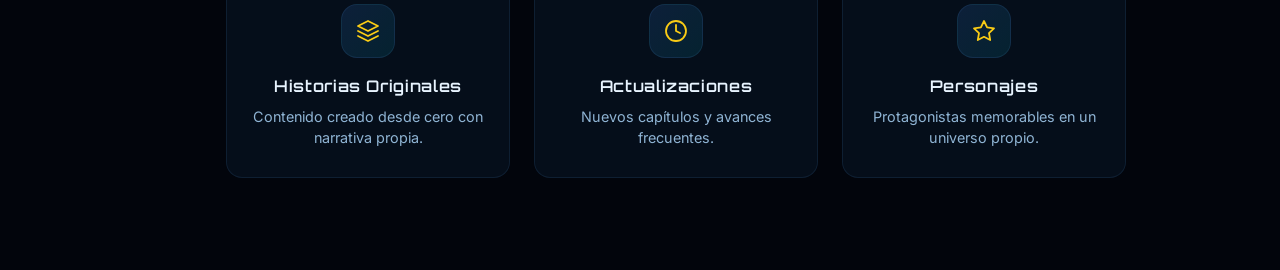
<file: pages/novel.html>
<!DOCTYPE html>
<html lang="es" data-theme="dark">
<head>
  <meta charset="UTF-8">
  <meta name="viewport" content="width=device-width, initial-scale=1.0">
  <title>White Hole — Novela Web</title>
  <script>
    (function(){
      var f=['favicon.png','favicon-mahiru.png','favicon-saffi.png'];
      var i=Math.floor(Math.random()*f.length);
      var l=document.createElement('link');
      l.rel='icon'; l.type='image/png';
      l.href='../assets/images/'+f[i];
      document.head.appendChild(l);
    })();
  </script>

<link rel="stylesheet" href="../assets/css/main.css">
  <link rel="stylesheet" href="../assets/css/novel.css">
  <link rel="preconnect" href="https://fonts.googleapis.com">
  <link rel="preconnect" href="https://fonts.gstatic.com" crossorigin>
  <link href="https://fonts.googleapis.com/css2?family=Orbitron:wght@400;500;600;700;800;900&family=Inter:wght@300;400;500;600;700&display=swap" rel="stylesheet">
</head>
<body data-page="novel">
  <div class="bg-layer bg-parallax-1"></div>
  <div class="bg-layer bg-parallax-2"></div>
  <div class="bg-layer bg-parallax-3"></div>
  <div class="noise-overlay"></div>
  <div class="bg-aurora"></div>
  <div class="floating-orbs">
    <div class="orb orb-1"></div>
    <div class="orb orb-2"></div>
    <div class="orb orb-3"></div>
  </div>
  <canvas id="particles"></canvas>
  <div class="cursor-glow" id="cursorGlow"></div>

  <header class="top-bar">
    <button class="menu-toggle" id="menuToggle" aria-label="Abrir menú">
      <span class="menu-icon">
        <span></span><span></span><span></span>
      </span>
    </button>
        <div class="site-logo-wrap" id="siteLogoWrap" aria-hidden="true">
      <img class="site-logo site-logo-a" src="../assets/images/logo-emiru.jpg" alt="" data-light="../assets/images/logo-emiru.jpg" data-dark="../assets/images/logo-emiru-dark.jpg">
      <img class="site-logo site-logo-b" src="../assets/images/logo-mahiru.jpg" alt="" data-light="../assets/images/logo-mahiru.jpg" data-dark="../assets/images/logo-mahiru-dark.jpg">
    </div>
    <h1 class="site-title site-title-enter">
      <span class="title-glow">WHITE</span>
      <span class="title-hole">HOLE</span>
    </h1>
    <div class="top-bar-spacer"></div>
    <div class="music-controls">
<button class="music-toggle top-music" id="musicToggle" aria-label="Silenciar música" title="Música">
      <span class="music-icon on"><img src="../assets/images/icons/volume-on.svg" alt=""></span>
      <span class="music-icon off"><img src="../assets/images/icons/volume-off.svg" alt=""></span>
    </button>
      <span class="volume-pct" id="volumePct">20%</span>
      <div class="volume-track-wrap"><input type="range" id="volumeSlider" class="volume-slider" min="0" max="100" value="20" aria-label="Volumen"></div>
    </div>
    <button class="theme-toggle top-theme" id="themeToggle" aria-label="Cambiar tema">
      <span class="theme-icon sun"><img src="../assets/images/icons/sun.svg" alt=""></span>
      <span class="theme-icon moon"><img src="../assets/images/icons/moon.svg" alt=""></span>
    </button>
    <div class="visit-counter" title="En línea">
      <span class="dot"></span>
      <span id="onlineCount">1</span>
    </div>

  </header>

  <aside class="sidebar" id="sidebar">
    <div class="sidebar-inner">
      <div class="sidebar-header">
        <div class="logo-mark">
          <div class="logo-ring"></div>
          <div class="logo-core"></div>
        </div>
        <span class="sidebar-brand">WH</span>
      </div>
      <nav class="side-nav">
        <a href="../index.html" class="side-link" data-page="home">
          <span class="side-icon">
            <svg viewBox="0 0 24 24"><circle cx="12" cy="12" r="10"/><circle cx="12" cy="12" r="4"/><path d="M12 2v4M12 18v4M2 12h4M18 12h4"/></svg>
          </span>
          <span class="side-text">Inicio</span>
          <span class="side-indicator"></span>
        </a>
        <a href="novel.html" class="side-link active" data-page="novel">
          <span class="side-icon">
            <svg viewBox="0 0 24 24"><path d="M4 19.5A2.5 2.5 0 0 1 6.5 17H20"/><path d="M6.5 2H20v20H6.5A2.5 2.5 0 0 1 4 19.5v-15A2.5 2.5 0 0 1 6.5 2z"/><path d="M8 7h8M8 11h8"/></svg>
          </span>
          <span class="side-text">Novela Web</span>
          <span class="side-indicator"></span>
        </a>
        <a href="library.html" class="side-link" data-page="library">
          <span class="side-icon">
            <svg viewBox="0 0 24 24"><rect x="3" y="3" width="7" height="7" rx="1"/><rect x="14" y="3" width="7" height="7" rx="1"/><rect x="3" y="14" width="7" height="7" rx="1"/><rect x="14" y="14" width="7" height="7" rx="1"/></svg>
          </span>
          <span class="side-text">Biblioteca</span>
          <span class="side-indicator"></span>
        </a>
        <a href="owner.html" class="side-link" data-page="owner">
          <span class="side-icon">
            <svg viewBox="0 0 24 24"><path d="M20 21v-2a4 4 0 0 0-4-4H8a4 4 0 0 0-4 4v2"/><circle cx="12" cy="7" r="4"/></svg>
          </span>
          <span class="side-text">Owner</span>
          <span class="side-indicator"></span>
        </a>
      </nav>
</div>
    </div>
  </aside>

  <main class="main-content novel-main">
    <section class="novel-hero">
      <div class="novel-orbits">
        <div class="n-orbit n1"></div>
        <div class="n-orbit n2"></div>
        <div class="n-orbit n3"></div>
      </div>
      <div class="novel-layout">
        <div class="novel-art">
          <div class="novel-art-glow"></div>
          <div class="novel-art-ring"></div>
          <img src="../assets/images/novel-cover.png" alt="Personajes de la novela de Dakzan" class="novel-cover-img novel-cover-dark" draggable="false">
          <img src="../assets/images/novel-cover-light.png" alt="Personajes de la novela de Dakzan" class="novel-cover-img novel-cover-light" draggable="false">
        </div>
        <div class="novel-content-box">
          <div class="novel-badge">En emisión: Arco 1</div>
          <h2 class="novel-title">
            <span>Lee la novela</span>
            <span class="highlight">de Rulekeeper</span>
          </h2>
          <p class="novel-desc">
            La historia combina la vida diaria con el descubrimiento progresivo de un mundo anómalo y distópico, profundizando en misterios que amenazan la lógica y la duda de qué es real o un delirio.
          </p>
          <div class="novel-actions">
            <a href="https://getinkspired.com/es/u/dakzan/" target="_blank" rel="noopener" class="btn-primary large">
              <svg viewBox="0 0 24 24"><path d="M18 2H6c-1.1 0-2 .9-2 2v16c0 1.1.9 2 2 2h12c1.1 0 2-.9 2-2V4c0-1.1-.9-2-2-2zM6 4h5v8l-2.5-1.5L6 12V4z"/></svg>
              <span>Abrir Novela</span>
              <span class="btn-shine"></span>
            </a>
          </div>
        </div>
      </div>
    </section>

    <section class="arcs-section">
      <div class="arcs-header">
        <h3 class="arcs-title">Arcos argumentales</h3>
        <p class="arcs-sub">Elige un arco para ver sus capítulos</p>
      </div>

      <div class="arcs-search-wrap">
        <div class="arcs-search">
          <svg class="arcs-search-icon" viewBox="0 0 24 24" fill="none" stroke="currentColor" stroke-width="2" stroke-linecap="round" stroke-linejoin="round">
            <circle cx="11" cy="11" r="8"/><path d="m21 21-4.35-4.35"/>
          </svg>
          <input type="search" id="arcsSearch" class="arcs-search-input" placeholder="Buscar arco o capítulo..." autocomplete="off" spellcheck="false" aria-label="Buscar arcos y capítulos">
          <button type="button" class="arcs-search-clear" id="arcsSearchClear" aria-label="Limpiar" hidden>
            <svg viewBox="0 0 24 24" fill="none" stroke="currentColor" stroke-width="2"><path d="M18 6 6 18M6 6l12 12"/></svg>
          </button>
        </div>
        <p class="arcs-search-count" id="arcsSearchCount"></p>
      </div>

      <div class="arcs-grid" id="arcsGrid">
        <!-- filled by novel.js -->
      </div>
      <p class="arcs-empty" id="arcsEmpty" hidden>No se encontraron arcos o capítulos.</p>
    </section>


    <section class="characters-section" id="charactersSection">
      <h2 class="section-heading">Personajes</h2>
      <div class="characters-grid" id="charactersGrid"></div>
    </section>

    <div class="chapters-overlay" id="chaptersOverlay" hidden>
      <div class="chapters-backdrop" id="chaptersBackdrop"></div>
      <div class="chapters-panel" role="dialog" aria-modal="true" aria-labelledby="chaptersTitle">
        <button type="button" class="chapters-close" id="chaptersClose" aria-label="Cerrar">
          <svg viewBox="0 0 24 24" fill="none" stroke="currentColor" stroke-width="2"><path d="M18 6 6 18M6 6l12 12"/></svg>
        </button>
        <div class="chapters-panel-header">
          <span class="chapters-arc-label" id="chaptersArcLabel">Arco 1</span>
          <h3 id="chaptersTitle">Untamed Flame</h3>
          <p class="chapters-panel-sub">Selecciona un capítulo para leer</p>
        </div>
        <ul class="chapters-list" id="chaptersList"></ul>
      </div>
    </div>

    <section class="novel-features">
      <div class="feature-card">
        <div class="f-icon">
          <svg viewBox="0 0 24 24"><path d="M12 2L2 7l10 5 10-5-10-5zM2 17l10 5 10-5M2 12l10 5 10-5"/></svg>
        </div>
        <h3>Historias Originales</h3>
        <p>Contenido creado desde cero con narrativa propia.</p>
      </div>
      <div class="feature-card">
        <div class="f-icon">
          <svg viewBox="0 0 24 24"><circle cx="12" cy="12" r="10"/><path d="M12 6v6l4 2"/></svg>
        </div>
        <h3>Actualizaciones</h3>
        <p>Nuevos capítulos y avances frecuentes.</p>
      </div>
      <div class="feature-card">
        <div class="f-icon">
          <svg viewBox="0 0 24 24"><path d="M12 2l3.1 6.3 6.9 1-5 4.9 1.2 6.8L12 17.8 5.8 21l1.2-6.8-5-4.9 6.9-1L12 2z"/></svg>
        </div>
        <h3>Personajes</h3>
        <p>Protagonistas memorables en un universo propio.</p>
      </div>
    </section>
  </main>

  <footer class="site-footer">
    <div class="footer-left">
      <span class="footer-brand">WHITE HOLE</span>
      <span class="footer-sep">•</span>
      <span class="footer-copy">Portal de contenido</span>
    </div>
</footer>

  <script src="../assets/js/main.js"></script>
  <script src="../assets/js/novel.js"></script>
  <audio id="bgMusic" src="../assets/audio/bgm.mp3" loop preload="auto"></audio>
</body>
</html>
</file>
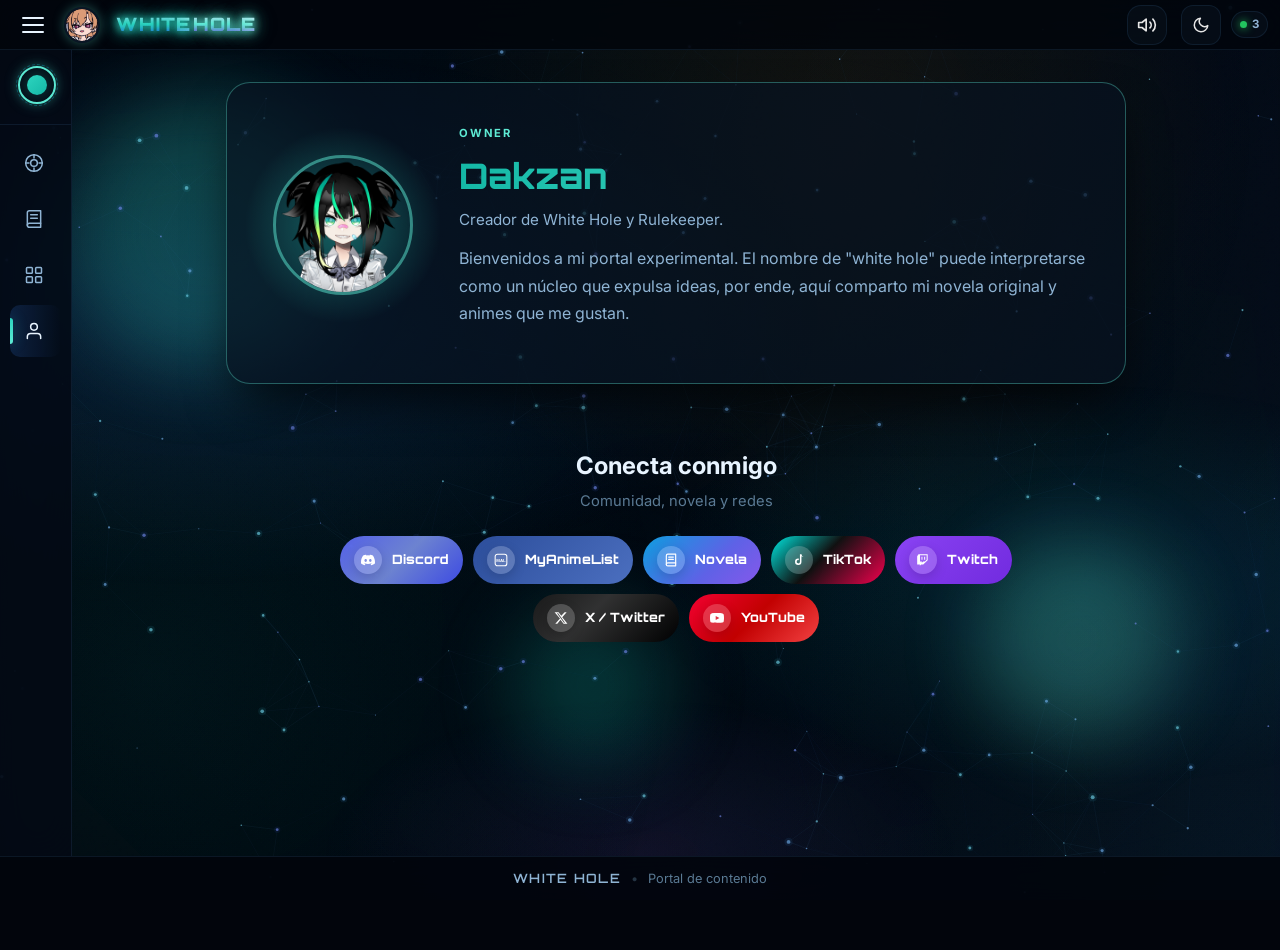
<file: pages/owner.html>
<!DOCTYPE html>
<html lang="es" data-theme="dark">
<head>
  <meta charset="UTF-8">
  <meta name="viewport" content="width=device-width, initial-scale=1.0">
  <title>White Hole — Novela Web</title>
  <script>
    (function(){
      var f=['favicon.png','favicon-mahiru.png','favicon-saffi.png'];
      var i=Math.floor(Math.random()*f.length);
      var l=document.createElement('link');
      l.rel='icon'; l.type='image/png';
      l.href='../assets/images/'+f[i];
      document.head.appendChild(l);
    })();
  </script>

<link rel="stylesheet" href="../assets/css/main.css">
  <link rel="stylesheet" href="../assets/css/owner.css">
  <link rel="preconnect" href="https://fonts.googleapis.com">
  <link rel="preconnect" href="https://fonts.gstatic.com" crossorigin>
  <link href="https://fonts.googleapis.com/css2?family=Orbitron:wght@400;500;600;700;800;900&family=Inter:wght@300;400;500;600;700&display=swap" rel="stylesheet">
</head>
<body data-page="owner">
  <div class="bg-layer bg-parallax-1"></div>
  <div class="bg-layer bg-parallax-2"></div>
  <div class="bg-layer bg-parallax-3"></div>
  <div class="noise-overlay"></div>
  <div class="bg-aurora"></div>
  <div class="floating-orbs">
    <div class="orb orb-1"></div>
    <div class="orb orb-2"></div>
    <div class="orb orb-3"></div>
  </div>
  <canvas id="particles"></canvas>
  <div class="cursor-glow" id="cursorGlow"></div>

  <header class="top-bar">
    <button class="menu-toggle" id="menuToggle" aria-label="Abrir menú">
      <span class="menu-icon">
        <span></span><span></span><span></span>
      </span>
    </button>
        <div class="site-logo-wrap" id="siteLogoWrap" aria-hidden="true">
      <img class="site-logo site-logo-a" src="../assets/images/logo-emiru.jpg" alt="" data-light="../assets/images/logo-emiru.jpg" data-dark="../assets/images/logo-emiru-dark.jpg">
      <img class="site-logo site-logo-b" src="../assets/images/logo-mahiru.jpg" alt="" data-light="../assets/images/logo-mahiru.jpg" data-dark="../assets/images/logo-mahiru-dark.jpg">
    </div>
    <h1 class="site-title site-title-enter">
      <span class="title-glow">WHITE</span>
      <span class="title-hole">HOLE</span>
    </h1>
    <div class="top-bar-spacer"></div>
    <div class="music-controls">
<button class="music-toggle top-music" id="musicToggle" aria-label="Silenciar música" title="Música">
      <span class="music-icon on"><img src="../assets/images/icons/volume-on.svg" alt=""></span>
      <span class="music-icon off"><img src="../assets/images/icons/volume-off.svg" alt=""></span>
    </button>
      <span class="volume-pct" id="volumePct">20%</span>
      <div class="volume-track-wrap"><input type="range" id="volumeSlider" class="volume-slider" min="0" max="100" value="20" aria-label="Volumen"></div>
    </div>
    <button class="theme-toggle top-theme" id="themeToggle" aria-label="Cambiar tema">
      <span class="theme-icon sun"><img src="../assets/images/icons/sun.svg" alt=""></span>
      <span class="theme-icon moon"><img src="../assets/images/icons/moon.svg" alt=""></span>
    </button>
    <div class="visit-counter" title="En línea">
      <span class="dot"></span>
      <span id="onlineCount">1</span>
    </div>

  </header>

  <aside class="sidebar" id="sidebar">
    <div class="sidebar-inner">
      <div class="sidebar-header">
        <div class="logo-mark">
          <div class="logo-ring"></div>
          <div class="logo-core"></div>
        </div>
        <span class="sidebar-brand">WH</span>
      </div>
      <nav class="side-nav">
        <a href="../index.html" class="side-link" data-page="home">
          <span class="side-icon">
            <svg viewBox="0 0 24 24"><circle cx="12" cy="12" r="10"/><circle cx="12" cy="12" r="4"/><path d="M12 2v4M12 18v4M2 12h4M18 12h4"/></svg>
          </span>
          <span class="side-text">Inicio</span>
          <span class="side-indicator"></span>
        </a>
        <a href="novel.html" class="side-link" data-page="novel">
          <span class="side-icon">
            <svg viewBox="0 0 24 24"><path d="M4 19.5A2.5 2.5 0 0 1 6.5 17H20"/><path d="M6.5 2H20v20H6.5A2.5 2.5 0 0 1 4 19.5v-15A2.5 2.5 0 0 1 6.5 2z"/><path d="M8 7h8M8 11h8"/></svg>
          </span>
          <span class="side-text">Novela Web</span>
          <span class="side-indicator"></span>
        </a>
        <a href="library.html" class="side-link" data-page="library">
          <span class="side-icon">
            <svg viewBox="0 0 24 24"><rect x="3" y="3" width="7" height="7" rx="1"/><rect x="14" y="3" width="7" height="7" rx="1"/><rect x="3" y="14" width="7" height="7" rx="1"/><rect x="14" y="14" width="7" height="7" rx="1"/></svg>
          </span>
          <span class="side-text">Biblioteca</span>
          <span class="side-indicator"></span>
        </a>
        <a href="owner.html" class="side-link active" data-page="owner">
          <span class="side-icon">
            <svg viewBox="0 0 24 24"><path d="M20 21v-2a4 4 0 0 0-4-4H8a4 4 0 0 0-4 4v2"/><circle cx="12" cy="7" r="4"/></svg>
          </span>
          <span class="side-text">Owner</span>
          <span class="side-indicator"></span>
        </a>
      </nav>
</div>
    </div>
  </aside>

    <main class="main-content owner-main">
    <section class="owner-hero">
      <div class="owner-avatar-wrap" id="ownerAvatarWrap">
        <div class="owner-avatar-glow"></div>
        <img src="../assets/images/owner.png" alt="Dakzan" class="owner-avatar" id="ownerAvatar" draggable="false">
        <button type="button" class="owner-secret-btn" id="ownerSecretBtn" data-href="secret.html" hidden>??? </button>
      </div>
      <div class="owner-info">
        <span class="owner-badge">OWNER</span>
        <h2 class="owner-name">Dakzan</h2>
        <p class="owner-role">Creador de White Hole y Rulekeeper.</p>
        <p class="owner-bio">
          Bienvenidos a mi portal experimental. El nombre de "white hole" puede interpretarse como un núcleo que expulsa ideas, por ende, aquí comparto mi novela original y animes que me gustan.
        </p>
</div>
    </section>

    <section class="owner-socials" id="ownerSocials">
      <h2 class="section-heading">Conecta conmigo</h2>
      <p class="owner-socials-sub">Comunidad, novela y redes</p>
      <div class="owner-socials-grid">
        <a href="https://discord.gg/J6RV8sxkGP" target="_blank" rel="noopener" class="owner-social-card" data-brand="discord">
          <span class="osc-icon"><img src="../assets/images/icons/discord.svg" alt=""></span>
          <span class="osc-name">Discord</span>
          <span class="osc-desc">Servidor de la comunidad</span>
        </a>
        <a href="https://myanimelist.net/profile/Dakzan" target="_blank" rel="noopener" class="owner-social-card" data-brand="mal">
          <span class="osc-icon"><img src="../assets/images/icons/mal.svg" alt=""></span>
          <span class="osc-name">MyAnimeList</span>
          <span class="osc-desc">Lista y reseñas</span>
        </a>
        <a href="https://getinkspired.com/es/u/dakzan/" target="_blank" rel="noopener" class="owner-social-card" data-brand="novela">
          <span class="osc-icon"><img src="../assets/images/icons/book.svg" alt=""></span>
          <span class="osc-name">Novela</span>
          <span class="osc-desc">WHITE HOLE en Inkspired</span>
        </a>
        <a href="https://www.tiktok.com/@dakzan04" target="_blank" rel="noopener" class="owner-social-card" data-brand="tiktok">
          <span class="osc-icon"><img src="../assets/images/icons/tiktok.svg" alt=""></span>
          <span class="osc-name">TikTok</span>
          <span class="osc-desc">Clips y updates</span>
        </a>
        <a href="https://www.twitch.tv/dakzan04" target="_blank" rel="noopener" class="owner-social-card" data-brand="twitch">
          <span class="osc-icon"><img src="../assets/images/icons/twitch.svg" alt=""></span>
          <span class="osc-name">Twitch</span>
          <span class="osc-desc">Directos</span>
        </a>
        <a href="https://x.com/dakzan04" target="_blank" rel="noopener" class="owner-social-card" data-brand="twitter">
          <span class="osc-icon"><img src="../assets/images/icons/x.svg" alt=""></span>
          <span class="osc-name">X / Twitter</span>
          <span class="osc-desc">Anuncios</span>
        </a>
        <a href="https://www.youtube.com/@dakzan" target="_blank" rel="noopener" class="owner-social-card" data-brand="youtube">
          <span class="osc-icon"><img src="../assets/images/icons/youtube.svg" alt=""></span>
          <span class="osc-name">YouTube</span>
          <span class="osc-desc">Videos</span>
        </a>
      </div>
    </section>

  </main>
  </div>


  <footer class="site-footer">
    <div class="footer-left">
      <span class="footer-brand">WHITE HOLE</span>
      <span class="footer-sep">•</span>
      <span class="footer-copy">Portal de contenido</span>
    </div>
</footer>

  <script src="../assets/js/main.js"></script>
  <script src="../assets/js/owner.js"></script>
    <audio id="bgMusic" src="../assets/audio/bgm.mp3" loop preload="auto"></audio>
</body>
</html>
</file>
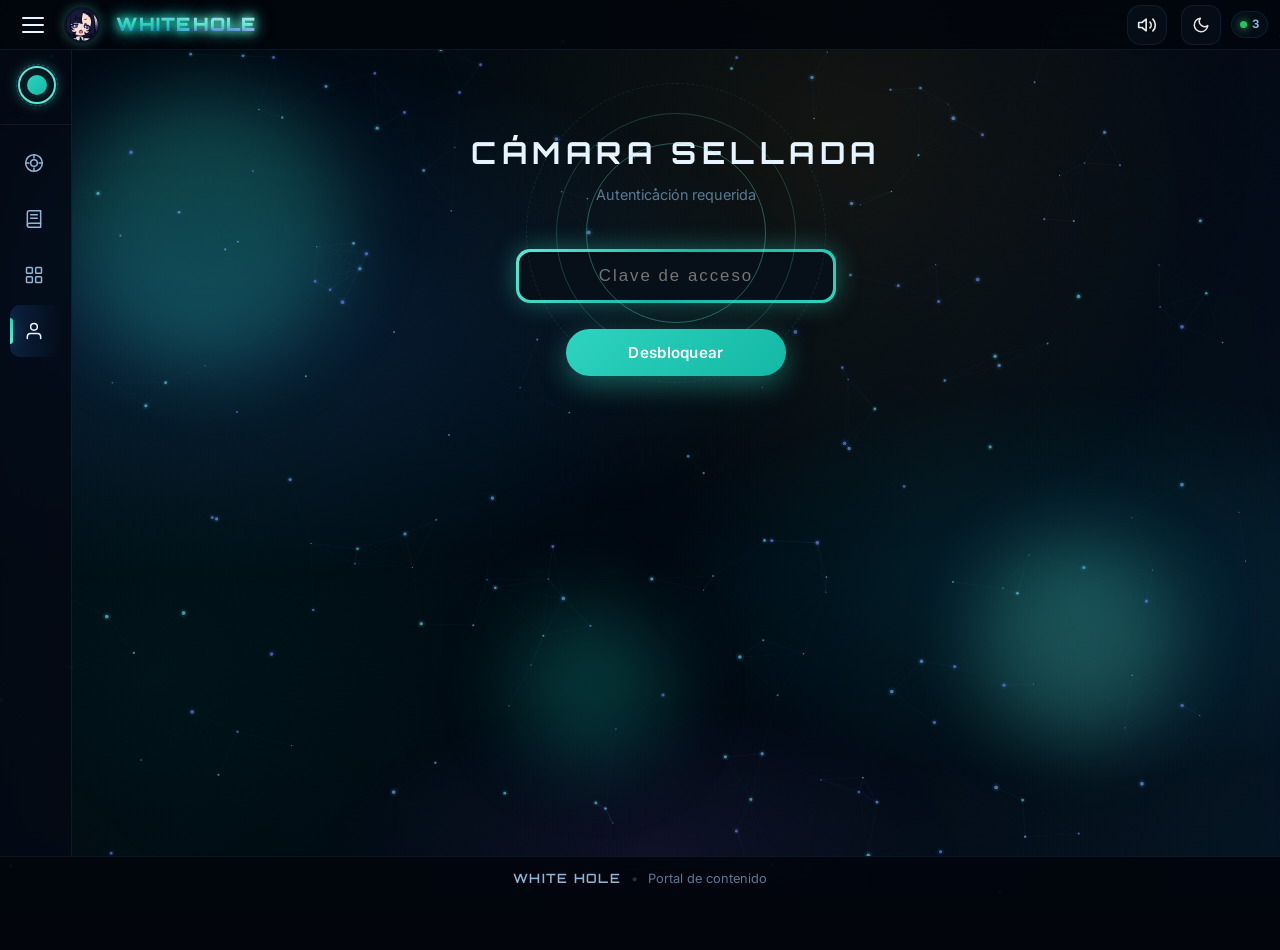
<file: pages/secret.html>
<!DOCTYPE html>
<html lang="es" data-theme="dark">
<head>
  <meta charset="UTF-8">
  <meta name="viewport" content="width=device-width, initial-scale=1.0">
  <title>White Hole — Novela Web</title>
  <script>
    (function(){
      var f=['favicon.png','favicon-mahiru.png','favicon-saffi.png'];
      var i=Math.floor(Math.random()*f.length);
      var l=document.createElement('link');
      l.rel='icon'; l.type='image/png';
      l.href='../assets/images/'+f[i];
      document.head.appendChild(l);
    })();
  </script>

<link rel="stylesheet" href="../assets/css/main.css">
  <link rel="stylesheet" href="../assets/css/owner.css">
  <link rel="preconnect" href="https://fonts.googleapis.com">
  <link rel="preconnect" href="https://fonts.gstatic.com" crossorigin>
  <link href="https://fonts.googleapis.com/css2?family=Orbitron:wght@400;500;600;700;800;900&family=Inter:wght@300;400;500;600;700&display=swap" rel="stylesheet">
</head>
<body data-page="owner">
  <div class="bg-layer bg-parallax-1"></div>
  <div class="bg-layer bg-parallax-2"></div>
  <div class="bg-layer bg-parallax-3"></div>
  <div class="noise-overlay"></div>
  <div class="bg-aurora"></div>
  <div class="floating-orbs">
    <div class="orb orb-1"></div>
    <div class="orb orb-2"></div>
    <div class="orb orb-3"></div>
  </div>
  <canvas id="particles"></canvas>
  <div class="cursor-glow" id="cursorGlow"></div>

  <header class="top-bar">
    <button class="menu-toggle" id="menuToggle" aria-label="Abrir menú">
      <span class="menu-icon">
        <span></span><span></span><span></span>
      </span>
    </button>
        <div class="site-logo-wrap" id="siteLogoWrap" aria-hidden="true">
      <img class="site-logo site-logo-a" src="../assets/images/logo-emiru.jpg" alt="" data-light="../assets/images/logo-emiru.jpg" data-dark="../assets/images/logo-emiru-dark.jpg">
      <img class="site-logo site-logo-b" src="../assets/images/logo-mahiru.jpg" alt="" data-light="../assets/images/logo-mahiru.jpg" data-dark="../assets/images/logo-mahiru-dark.jpg">
    </div>
    <h1 class="site-title site-title-enter">
      <span class="title-glow">WHITE</span>
      <span class="title-hole">HOLE</span>
    </h1>
    <div class="top-bar-spacer"></div>
    <div class="music-controls">
<button class="music-toggle top-music" id="musicToggle" aria-label="Silenciar música" title="Música">
      <span class="music-icon on"><img src="../assets/images/icons/volume-on.svg" alt=""></span>
      <span class="music-icon off"><img src="../assets/images/icons/volume-off.svg" alt=""></span>
    </button>
      <span class="volume-pct" id="volumePct">20%</span>
      <div class="volume-track-wrap"><input type="range" id="volumeSlider" class="volume-slider" min="0" max="100" value="20" aria-label="Volumen"></div>
    </div>
    <button class="theme-toggle top-theme" id="themeToggle" aria-label="Cambiar tema">
      <span class="theme-icon sun"><img src="../assets/images/icons/sun.svg" alt=""></span>
      <span class="theme-icon moon"><img src="../assets/images/icons/moon.svg" alt=""></span>
    </button>
    <div class="visit-counter" title="En línea">
      <span class="dot"></span>
      <span id="onlineCount">1</span>
    </div>

  </header>

  <aside class="sidebar" id="sidebar">
    <div class="sidebar-inner">
      <div class="sidebar-header">
        <div class="logo-mark">
          <div class="logo-ring"></div>
          <div class="logo-core"></div>
        </div>
        <span class="sidebar-brand">WH</span>
      </div>
      <nav class="side-nav">
        <a href="../index.html" class="side-link" data-page="home">
          <span class="side-icon">
            <svg viewBox="0 0 24 24"><circle cx="12" cy="12" r="10"/><circle cx="12" cy="12" r="4"/><path d="M12 2v4M12 18v4M2 12h4M18 12h4"/></svg>
          </span>
          <span class="side-text">Inicio</span>
          <span class="side-indicator"></span>
        </a>
        <a href="novel.html" class="side-link" data-page="novel">
          <span class="side-icon">
            <svg viewBox="0 0 24 24"><path d="M4 19.5A2.5 2.5 0 0 1 6.5 17H20"/><path d="M6.5 2H20v20H6.5A2.5 2.5 0 0 1 4 19.5v-15A2.5 2.5 0 0 1 6.5 2z"/><path d="M8 7h8M8 11h8"/></svg>
          </span>
          <span class="side-text">Novela Web</span>
          <span class="side-indicator"></span>
        </a>
        <a href="library.html" class="side-link" data-page="library">
          <span class="side-icon">
            <svg viewBox="0 0 24 24"><rect x="3" y="3" width="7" height="7" rx="1"/><rect x="14" y="3" width="7" height="7" rx="1"/><rect x="3" y="14" width="7" height="7" rx="1"/><rect x="14" y="14" width="7" height="7" rx="1"/></svg>
          </span>
          <span class="side-text">Biblioteca</span>
          <span class="side-indicator"></span>
        </a>
        <a href="owner.html" class="side-link active" data-page="owner">
          <span class="side-icon">
            <svg viewBox="0 0 24 24"><path d="M20 21v-2a4 4 0 0 0-4-4H8a4 4 0 0 0-4 4v2"/><circle cx="12" cy="7" r="4"/></svg>
          </span>
          <span class="side-text">Owner</span>
          <span class="side-indicator"></span>
        </a>
      </nav>
</div>
    </div>
  </aside>

                <main class="main-content secret-main">
    <section class="secret-vault" id="secretGate">
      <div class="secret-vault-core">
        <div class="secret-ring r1"></div>
        <div class="secret-ring r2"></div>
        <div class="secret-ring r3"></div>
        <h1 class="secret-vault-title">CÁMARA SELLADA</h1>
        <p class="secret-vault-sub">Autenticación requerida</p>
        <p class="pwd-error" id="secretPwdError"></p>
        <div class="secret-input-wrap">
          <input type="password" id="secretPwdInput" class="allow-copy secret-input" placeholder="Clave de acceso" autocomplete="off" maxlength="32">
        </div>
        <button type="button" class="btn-primary secret-unlock-btn" id="secretPwdSubmit">Desbloquear</button>
      </div>
    </section>

    <section class="secret-revealed" id="secretContent" hidden>
      <div class="secret-example">
        <span class="owner-badge">DESBLOQUEADO</span>
        <h2 class="owner-name">Archivo de ejemplo</h2>
        <p class="owner-bio">Este es contenido de muestra tras la clave correcta. Aquí puedes poner notas, arte, enlaces o capas extra del lore cuando quieras ampliar la zona secreta.</p>
        <ul class="secret-example-list">
          <li>Fragmento A — reservado para keepers</li>
          <li>Fragmento B — prototipo de arco futuro</li>
          <li>Fragmento C — señal entre portales</li>
        </ul>
      </div>
    </section>
  </main>
  </div>


  <footer class="site-footer">
    <div class="footer-left">
      <span class="footer-brand">WHITE HOLE</span>
      <span class="footer-sep">•</span>
      <span class="footer-copy">Portal de contenido</span>
    </div>
</footer>

  <script src="../assets/js/main.js"></script>
  <script src="../assets/js/secret.js"></script>
    <audio id="bgMusic" src="../assets/audio/bgm.mp3" loop preload="auto"></audio>
</body>
</html>
</file>
<file: assets/css/main.css>
/* ============================================
   WHITE HOLE — Core Styles v3
   Deep dark / Soft pastel · No pink · More effects
   ============================================ */

:root {
  /* Dark — deep cosmic tones */
  --bg-deep: #02050c;
  --bg-mid: #071018;
  --bg-card: rgba(8, 18, 32, 0.72);
  --bg-glass: rgba(120, 200, 255, 0.04);
  --text-primary: #e8f4ff;
  --text-secondary: #8fb4d4;
  --text-muted: #5a7a94;
  --accent-1: #3b82f6;   /* electric blue */
  --accent-2: #06b6d4;   /* cyan */
  --accent-3: #8b5cf6;   /* violet */
  --accent-4: #f59e0b;   /* amber */
  --accent-5: #14b8a6;   /* teal */
  --glow-1: rgba(59, 130, 246, 0.45);
  --glow-2: rgba(6, 182, 212, 0.4);
  --glow-3: rgba(139, 92, 246, 0.4);
  --border-glass: rgba(100, 180, 255, 0.1);
  --shadow-deep: 0 25px 50px -12px rgba(0, 0, 0, 0.75);
  --sidebar-w: 72px;
  --sidebar-expanded: 230px;
  --topbar-h: 50px;
  --footer-h: 44px;
  --radius: 16px;
  --radius-sm: 10px;
  --font-display: 'Orbitron', system-ui, sans-serif;
  --font-body: 'Inter', system-ui, sans-serif;
  --transition: 0.35s cubic-bezier(0.4, 0, 0.2, 1);
  --transition-fast: 0.2s cubic-bezier(0.4, 0, 0.2, 1);
  --transition-spring: 0.55s cubic-bezier(0.34, 1.56, 0.64, 1);
}

[data-theme="light"] {
  /* Light — soft pastels */
  --bg-deep: #f0f7ff;
  --bg-mid: #e4f0fa;
  --bg-card: rgba(255, 255, 255, 0.78);
  --bg-glass: rgba(80, 140, 200, 0.06);
  --text-primary: #1a2a3a;
  --text-secondary: #4a6a82;
  --text-muted: #7a9ab0;
  --accent-1: #5b9cf5;
  --accent-2: #4dd0e1;
  --accent-3: #a78bfa;
  --accent-4: #fbbf24;
  --accent-5: #5eead4;
  --glow-1: rgba(91, 156, 245, 0.3);
  --glow-2: rgba(77, 208, 225, 0.28);
  --glow-3: rgba(167, 139, 250, 0.28);
  --border-glass: rgba(100, 150, 200, 0.15);
  --shadow-deep: 0 20px 40px -12px rgba(60, 100, 140, 0.18);
}

*, *::before, *::after {
  box-sizing: border-box;
  margin: 0;
  padding: 0;
}

html {
  scroll-behavior: smooth;
  font-size: 16px;
}

body {
  font-family: var(--font-body);
  background: var(--bg-deep);
  color: var(--text-primary);
  min-height: 100vh;
  overflow-x: hidden;
  line-height: 1.5;
  transition: background 0.6s ease, color 0.6s ease;
}

/* ========== BACKGROUND LAYERS ========== */
.bg-layer {
  position: fixed;
  inset: 0;
  pointer-events: none;
  z-index: 0;
}

.bg-parallax-1 {
  background:
    radial-gradient(ellipse 90% 55% at 15% 35%, rgba(59, 130, 246, 0.16), transparent 55%),
    radial-gradient(ellipse 70% 45% at 85% 65%, rgba(6, 182, 212, 0.12), transparent 50%),
    radial-gradient(ellipse 50% 35% at 50% 95%, rgba(139, 92, 246, 0.1), transparent 50%);
  animation: bgFloat 26s ease-in-out infinite alternate;
}

.bg-parallax-2 {
  background:
    radial-gradient(circle at 65% 15%, rgba(245, 158, 11, 0.07), transparent 38%),
    radial-gradient(circle at 12% 75%, rgba(20, 184, 166, 0.08), transparent 40%);
  animation: bgFloat 32s ease-in-out infinite alternate-reverse;
}

.bg-parallax-3 {
  background-image:
    linear-gradient(135deg, transparent 35%, rgba(59, 130, 246, 0.04) 50%, transparent 65%),
    linear-gradient(45deg, transparent 25%, rgba(6, 182, 212, 0.035) 50%, transparent 75%);
  background-size: 220% 220%;
  animation: gradientShift 22s linear infinite;
}

/* Aurora ribbon */
.bg-aurora {
  position: fixed;
  inset: 0;
  pointer-events: none;
  z-index: 0;
  opacity: 0.35;
  background: linear-gradient(
    105deg,
    transparent 20%,
    rgba(59, 130, 246, 0.12) 35%,
    rgba(6, 182, 212, 0.1) 50%,
    rgba(139, 92, 246, 0.12) 65%,
    transparent 80%
  );
  background-size: 300% 100%;
  animation: auroraSlide 18s ease-in-out infinite;
  mix-blend-mode: screen;
}

[data-theme="light"] .bg-aurora {
  opacity: 0.25;
  mix-blend-mode: multiply;
}

@keyframes auroraSlide {
  0%, 100% { background-position: 0% 50%; }
  50% { background-position: 100% 50%; }
}

.noise-overlay {
  position: fixed;
  inset: 0;
  pointer-events: none;
  z-index: 1;
  opacity: 0.04;
  background-image: url("data:image/svg+xml,%3Csvg viewBox='0 0 256 256' xmlns='http://www.w3.org/2000/svg'%3E%3Cfilter id='n'%3E%3CfeTurbulence type='fractalNoise' baseFrequency='0.85' numOctaves='4' stitchTiles='stitch'/%3E%3C/filter%3E%3Crect width='100%25' height='100%25' filter='url(%23n)'/%3E%3C/svg%3E");
  mix-blend-mode: overlay;
}

#particles {
  position: fixed;
  inset: 0;
  width: 100%;
  height: 100%;
  pointer-events: none;
  z-index: 1;
}

/* Floating orbs */
.floating-orbs {
  position: fixed;
  inset: 0;
  pointer-events: none;
  z-index: 1;
  overflow: hidden;
}

.orb {
  position: absolute;
  border-radius: 50%;
  filter: blur(40px);
  opacity: 0.25;
  animation: orbFloat 20s ease-in-out infinite;
}

.orb-1 {
  width: 280px; height: 280px;
  background: var(--accent-1);
  top: 10%; left: 5%;
  animation-duration: 22s;
}

.orb-2 {
  width: 200px; height: 200px;
  background: var(--accent-2);
  top: 60%; right: 8%;
  animation-duration: 18s;
  animation-delay: -5s;
}

.orb-3 {
  width: 160px; height: 160px;
  background: var(--accent-3);
  bottom: 15%; left: 40%;
  animation-duration: 25s;
  animation-delay: -10s;
}

@keyframes orbFloat {
  0%, 100% { transform: translate(0, 0) scale(1); }
  33% { transform: translate(40px, -30px) scale(1.1); }
  66% { transform: translate(-30px, 25px) scale(0.9); }
}

@keyframes bgFloat {
  0% { transform: translate(0, 0) scale(1); }
  100% { transform: translate(-2.5%, 1.5%) scale(1.04); }
}

@keyframes gradientShift {
  0% { background-position: 0% 50%; }
  50% { background-position: 100% 50%; }
  100% { background-position: 0% 50%; }
}

/* ========== TOP BAR ========== */
.top-bar {
  position: fixed;
  top: 0;
  left: 0;
  right: 0;
  height: var(--topbar-h);
  display: flex;
  align-items: center;
  gap: 16px;
  padding: 0 14px 0 10px;
  background: rgba(2, 5, 12, 0.78);
  backdrop-filter: blur(22px) saturate(1.5);
  -webkit-backdrop-filter: blur(22px) saturate(1.5);
  border-bottom: 1px solid var(--border-glass);
  z-index: 100;
  transition: background 0.5s ease;
}

[data-theme="light"] .top-bar {
  background: rgba(240, 247, 255, 0.88);
}

.menu-toggle {
  width: 42px;
  height: 42px;
  border: none;
  background: transparent;
  cursor: pointer;
  display: flex;
  align-items: center;
  justify-content: center;
  border-radius: 12px;
  position: relative;
  transition: background var(--transition-fast), transform var(--transition-fast), box-shadow var(--transition-fast);
  flex-shrink: 0;
}

.menu-toggle:hover {
  background: var(--bg-glass);
  transform: scale(1.06);
  box-shadow: 0 0 20px var(--glow-2);
}

.menu-toggle:active {
  transform: scale(0.94);
}

.menu-icon {
  width: 24px;
  height: 18px;
  display: flex;
  flex-direction: column;
  justify-content: space-between;
  position: relative;
}

.menu-icon span {
  display: block;
  height: 2.5px;
  background: var(--text-primary);
  border-radius: 2px;
  transition: all 0.4s cubic-bezier(0.68, -0.55, 0.27, 1.55);
  transform-origin: center;
}

.menu-toggle.active .menu-icon span:nth-child(1) {
  transform: translateY(7.75px) rotate(45deg);
  background: var(--accent-2);
}

.menu-toggle.active .menu-icon span:nth-child(2) {
  opacity: 0;
  transform: scaleX(0);
}

.menu-toggle.active .menu-icon span:nth-child(3) {
  transform: translateY(-7.75px) rotate(-45deg);
  background: var(--accent-1);
}

.site-title {
  font-family: var(--font-display);
  font-size: 1.15rem;
  font-weight: 800;
  letter-spacing: 0.12em;
  display: flex;
  gap: 0.35em;
  user-select: none;
}

.title-glow {
  background: linear-gradient(135deg, var(--accent-2), var(--accent-5));
  -webkit-background-clip: text;
  background-clip: text;
  color: transparent;
  filter: drop-shadow(0 0 18px var(--glow-2));
  animation: titlePulse 4.5s ease-in-out infinite;
}

.title-hole {
  background: linear-gradient(135deg, var(--accent-1), var(--accent-3));
  -webkit-background-clip: text;
  background-clip: text;
  color: transparent;
  filter: drop-shadow(0 0 18px var(--glow-1));
  animation: titlePulse 4.5s ease-in-out infinite 0.6s;
}

@keyframes titlePulse {
  0%, 100% { filter: drop-shadow(0 0 14px currentColor) brightness(1); }
  50% { filter: drop-shadow(0 0 28px currentColor) brightness(1.2); }
}

.top-bar-spacer {
  flex: 1;
}

/* ========== SIDEBAR ========== */
.sidebar {
  position: fixed;
  top: var(--topbar-h);
  left: 0;
  bottom: var(--footer-h);
  width: var(--sidebar-w);
  background: rgba(4, 10, 20, 0.85);
  backdrop-filter: blur(20px) saturate(1.3);
  -webkit-backdrop-filter: blur(20px) saturate(1.3);
  border-right: 1px solid var(--border-glass);
  z-index: 80;
  transition: width var(--transition), background 0.5s, box-shadow 0.4s;
  overflow: hidden;
}

[data-theme="light"] .sidebar {
  background: rgba(245, 250, 255, 0.92);
}

.sidebar.expanded {
  width: var(--sidebar-expanded);
  box-shadow: 8px 0 40px rgba(0, 40, 80, 0.25);
}

.sidebar-inner {
  display: flex;
  flex-direction: column;
  height: 100%;
  padding: 16px 0;
}

.sidebar-header {
  display: flex;
  align-items: center;
  gap: 12px;
  padding: 0 18px 20px;
  border-bottom: 1px solid var(--border-glass);
  margin-bottom: 12px;
}

.logo-mark {
  width: 38px;
  height: 38px;
  position: relative;
  flex-shrink: 0;
}

.logo-ring {
  position: absolute;
  inset: 0;
  border: 2px solid var(--accent-2);
  border-radius: 50%;
  animation: spinSlow 14s linear infinite;
  box-shadow: 0 0 14px var(--glow-2);
}

.logo-ring::after {
  content: '';
  position: absolute;
  inset: -4px;
  border: 1px dashed rgba(6, 182, 212, 0.35);
  border-radius: 50%;
  animation: spinSlow 20s linear infinite reverse;
}

.logo-core {
  position: absolute;
  inset: 9px;
  background: linear-gradient(135deg, var(--accent-1), var(--accent-3));
  border-radius: 50%;
  box-shadow: 0 0 18px var(--glow-1);
  animation: corePulse 2.8s ease-in-out infinite;
}

@keyframes spinSlow {
  to { transform: rotate(360deg); }
}

@keyframes corePulse {
  0%, 100% { transform: scale(1); opacity: 1; }
  50% { transform: scale(0.82); opacity: 0.85; }
}

.sidebar-brand {
  font-family: var(--font-display);
  font-weight: 700;
  font-size: 1.1rem;
  letter-spacing: 0.15em;
  opacity: 0;
  transform: translateX(-10px);
  transition: opacity 0.3s, transform 0.3s;
  white-space: nowrap;
  background: linear-gradient(90deg, var(--accent-2), var(--accent-1));
  -webkit-background-clip: text;
  background-clip: text;
  color: transparent;
}

.sidebar.expanded .sidebar-brand {
  opacity: 1;
  transform: translateX(0);
}

.side-nav {
  display: flex;
  flex-direction: column;
  gap: 4px;
  padding: 0 10px;
  flex: 1;
}

.side-link {
  display: flex;
  align-items: center;
  gap: 14px;
  padding: 14px 12px;
  border-radius: var(--radius-sm);
  color: var(--text-secondary);
  text-decoration: none;
  position: relative;
  transition: color var(--transition-fast), background var(--transition-fast), transform var(--transition-fast);
  overflow: hidden;
}

.side-link::before {
  content: '';
  position: absolute;
  inset: 0;
  background: linear-gradient(90deg, var(--glow-1), transparent);
  opacity: 0;
  transition: opacity 0.3s;
}

.side-link:hover {
  color: var(--text-primary);
  background: var(--bg-glass);
  transform: translateX(4px);
}

.side-link:hover::before {
  opacity: 0.15;
}

.side-link.active {
  color: var(--text-primary);
  background: linear-gradient(90deg, rgba(59, 130, 246, 0.18), transparent);
}

.side-icon {
  width: 24px;
  height: 24px;
  flex-shrink: 0;
  display: flex;
  align-items: center;
  justify-content: center;
  position: relative;
  z-index: 1;
}

.side-icon svg {
  width: 20px;
  height: 20px;
  fill: none;
  stroke: currentColor;
  stroke-width: 1.8;
  stroke-linecap: round;
  stroke-linejoin: round;
  transition: transform 0.3s, filter 0.3s;
}

.side-link:hover .side-icon svg {
  transform: scale(1.15);
  filter: drop-shadow(0 0 6px var(--glow-2));
}

.side-text {
  font-size: 0.9rem;
  font-weight: 500;
  white-space: nowrap;
  opacity: 0;
  transform: translateX(-10px);
  transition: opacity 0.25s, transform 0.25s;
  position: relative;
  z-index: 1;
}

.sidebar.expanded .side-text {
  opacity: 1;
  transform: translateX(0);
}

.side-indicator {
  position: absolute;
  left: 0;
  top: 50%;
  transform: translateY(-50%) scaleY(0);
  width: 3px;
  height: 26px;
  background: linear-gradient(180deg, var(--accent-1), var(--accent-2));
  border-radius: 0 4px 4px 0;
  transition: transform 0.35s cubic-bezier(0.34, 1.56, 0.64, 1);
  box-shadow: 0 0 14px var(--glow-1);
}

.side-link.active .side-indicator {
  transform: translateY(-50%) scaleY(1);
}

.sidebar-footer {
  padding: 16px;
  border-top: 1px solid var(--border-glass);
}

.version-tag {
  font-size: 0.7rem;
  color: var(--text-muted);
  letter-spacing: 0.08em;
  text-align: center;
  opacity: 0;
  transition: opacity 0.3s;
}

.sidebar.expanded .version-tag {
  opacity: 1;
}

/* ========== MAIN CONTENT ========== */
.main-content {
  position: relative;
  z-index: 10;
  margin-left: var(--sidebar-w);
  margin-top: var(--topbar-h);
  margin-bottom: var(--footer-h);
  min-height: calc(100vh - var(--topbar-h) - var(--footer-h));
  padding: 32px 28px 48px;
  transition: margin-left var(--transition);
}

.sidebar.expanded ~ .main-content,
body.sidebar-open .main-content {
  margin-left: var(--sidebar-expanded);
}

/* ========== FOOTER ========== */
.site-footer {
  position: fixed;
  bottom: 0;
  left: 0;
  right: 0;
  min-height: var(--footer-h);
  height: auto;
  display: flex;
  align-items: center;
  justify-content: space-between;
  gap: 12px;
  padding: 6px 20px;
  background: rgba(2, 5, 12, 0.88);
  backdrop-filter: blur(18px);
  -webkit-backdrop-filter: blur(18px);
  border-top: 1px solid var(--border-glass);
  z-index: 90;
  transition: background 0.5s;
}

[data-theme="light"] .site-footer {
  background: rgba(240, 247, 255, 0.92);
}

.footer-left {
  display: flex;
  align-items: center;
  gap: 10px;
  font-size: 0.8rem;
  color: var(--text-muted);
  flex-shrink: 0;
}

.footer-brand {
  font-family: var(--font-display);
  font-weight: 600;
  letter-spacing: 0.1em;
  color: var(--text-secondary);
}

.footer-sep {
  opacity: 0.4;
}

.footer-social {
  display: flex;
  align-items: center;
  flex-wrap: wrap;
  justify-content: flex-end;
  gap: 8px;
  margin-left: auto;
  margin-right: 0;
  max-width: 72%;
}

.social-link {
  height: 34px;
  min-width: 34px;
  width: 34px;
  display: inline-flex;
  align-items: center;
  justify-content: flex-start;
  gap: 0;
  padding: 0 10px;
  border-radius: 12px;
  background: var(--bg-glass);
  border: 1px solid var(--border-glass);
  transition:
    width 0.4s cubic-bezier(0.34, 1.56, 0.64, 1),
    min-width 0.4s cubic-bezier(0.34, 1.56, 0.64, 1),
    padding 0.35s ease,
    gap 0.35s ease,
    transform 0.35s cubic-bezier(0.34, 1.56, 0.64, 1),
    background 0.3s ease,
    box-shadow 0.3s ease,
    border-color 0.3s ease;
  position: relative;
  overflow: hidden;
  text-decoration: none;
  color: var(--text-primary);
  white-space: nowrap;
}

.social-link::after {
  content: '';
  position: absolute;
  inset: 0;
  background: radial-gradient(circle at center, var(--glow-2), transparent 70%);
  opacity: 0;
  transition: opacity 0.3s;
  pointer-events: none;
}

.social-link:hover {
  width: auto;
  min-width: 110px;
  gap: 8px;
  padding: 0 14px 0 10px;
  transform: translateY(-5px);
}

.social-link:hover::after {
  opacity: 0.4;
}

/* Brand hover colors */
.social-link[data-brand="discord"]:hover {
  background: linear-gradient(135deg, rgba(88, 101, 242, 0.35), rgba(88, 101, 242, 0.15));
  border-color: rgba(88, 101, 242, 0.7);
  box-shadow: 0 12px 28px rgba(88, 101, 242, 0.4);
  color: #c7d2fe;
}
.social-link[data-brand="discord"]:hover::after {
  background: radial-gradient(circle at center, rgba(88, 101, 242, 0.5), transparent 70%);
}

.social-link[data-brand="mal"]:hover {
  background: linear-gradient(135deg, rgba(46, 81, 162, 0.4), rgba(46, 81, 162, 0.15));
  border-color: rgba(46, 81, 162, 0.75);
  box-shadow: 0 12px 28px rgba(46, 81, 162, 0.4);
  color: #a8c0ff;
}
.social-link[data-brand="mal"]:hover::after {
  background: radial-gradient(circle at center, rgba(46, 81, 162, 0.5), transparent 70%);
}

.social-link[data-brand="novela"]:hover {
  background: linear-gradient(135deg, rgba(6, 182, 212, 0.35), rgba(20, 184, 166, 0.15));
  border-color: rgba(6, 182, 212, 0.7);
  box-shadow: 0 12px 28px rgba(6, 182, 212, 0.4);
  color: #a5f3fc;
}
.social-link[data-brand="novela"]:hover::after {
  background: radial-gradient(circle at center, rgba(6, 182, 212, 0.5), transparent 70%);
}

.social-link[data-brand="tiktok"]:hover {
  background: linear-gradient(135deg, rgba(37, 244, 238, 0.2), rgba(254, 44, 85, 0.2));
  border-color: rgba(254, 44, 85, 0.55);
  box-shadow: 0 12px 28px rgba(254, 44, 85, 0.3);
  color: #fff;
}
.social-link[data-brand="tiktok"]:hover::after {
  background: radial-gradient(circle at center, rgba(254, 44, 85, 0.4), transparent 70%);
}

.social-link[data-brand="twitch"]:hover {
  background: linear-gradient(135deg, rgba(145, 70, 255, 0.4), rgba(145, 70, 255, 0.15));
  border-color: rgba(145, 70, 255, 0.75);
  box-shadow: 0 12px 28px rgba(145, 70, 255, 0.45);
  color: #e9d5ff;
}
.social-link[data-brand="twitch"]:hover::after {
  background: radial-gradient(circle at center, rgba(145, 70, 255, 0.5), transparent 70%);
}

.social-link[data-brand="twitter"]:hover {
  background: linear-gradient(135deg, rgba(29, 155, 240, 0.35), rgba(29, 155, 240, 0.12));
  border-color: rgba(29, 155, 240, 0.7);
  box-shadow: 0 12px 28px rgba(29, 155, 240, 0.4);
  color: #bae6fd;
}
.social-link[data-brand="twitter"]:hover::after {
  background: radial-gradient(circle at center, rgba(29, 155, 240, 0.5), transparent 70%);
}

.social-link[data-brand="youtube"]:hover {
  background: linear-gradient(135deg, rgba(255, 0, 0, 0.35), rgba(255, 0, 0, 0.12));
  border-color: rgba(255, 0, 0, 0.65);
  box-shadow: 0 12px 28px rgba(255, 0, 0, 0.35);
  color: #fecaca;
}
.social-link[data-brand="youtube"]:hover::after {
  background: radial-gradient(circle at center, rgba(255, 0, 0, 0.45), transparent 70%);
}

.social-link img {
  width: 18px;
  height: 18px;
  flex-shrink: 0;
  filter: invert(0.9);
  transition: filter 0.3s;
  position: relative;
  z-index: 1;
}

[data-theme="light"] .social-link img {
  filter: invert(0.25);
}

.social-label {
  font-size: 0.78rem;
  font-weight: 600;
  letter-spacing: 0.04em;
  opacity: 0;
  max-width: 0;
  overflow: hidden;
  transform: translateX(-6px);
  transition:
    opacity 0.3s ease 0.05s,
    max-width 0.4s cubic-bezier(0.34, 1.56, 0.64, 1),
    transform 0.35s ease;
  position: relative;
  z-index: 1;
  color: var(--text-primary);
}

.social-link:hover .social-label {
  opacity: 1;
  max-width: 90px;
  transform: translateX(0);
}

.footer-right {
  display: none;
}

.theme-toggle {
  width: 40px;
  height: 40px;
  border: 1px solid var(--border-glass);
  background: var(--bg-glass);
  border-radius: 14px;
  cursor: pointer;
  display: flex;
  align-items: center;
  justify-content: center;
  position: relative;
  overflow: hidden;
  transition: transform var(--transition-spring), box-shadow var(--transition-fast), background var(--transition-fast);
}

.top-theme {
  margin-left: 8px;
  flex-shrink: 0;
}


.theme-toggle:hover {
  transform: scale(1.1) rotate(12deg);
  box-shadow: 0 0 28px var(--glow-2);
  background: linear-gradient(135deg, rgba(6, 182, 212, 0.18), rgba(139, 92, 246, 0.12));
}

.theme-icon {
  position: absolute;
  display: flex;
  align-items: center;
  justify-content: center;
  transition: opacity 0.4s, transform 0.45s cubic-bezier(0.34, 1.56, 0.64, 1);
}

.theme-icon img {
  width: 20px;
  height: 20px;
  filter: invert(0.9);
}

[data-theme="light"] .theme-icon img {
  filter: invert(0.25);
}

.theme-icon.sun {
  opacity: 0;
  transform: rotate(-120deg) scale(0.4);
}

.theme-icon.moon {
  opacity: 1;
  transform: rotate(0) scale(1);
}

[data-theme="light"] .theme-icon.sun {
  opacity: 1;
  transform: rotate(0) scale(1);
}

[data-theme="light"] .theme-icon.moon {
  opacity: 0;
  transform: rotate(120deg) scale(0.4);
}

/* ========== MUSIC TOGGLE ========== */
.music-controls {
  display: flex;
  flex-direction: row-reverse;
  align-items: center;
  gap: 8px;
  margin-left: 8px;
  flex-shrink: 0;
  position: relative;
}
.music-controls .music-toggle {
  margin-left: 0;
}
.volume-slider {
  width: 0;
  opacity: 0;
  pointer-events: none;
  height: 4px;
  accent-color: var(--accent-2);
  cursor: pointer;
  transition: width 0.35s ease, opacity 0.3s ease;
  direction: rtl; /* grows visually from mute toward left */
}
.volume-pct {
  position: absolute;
  right: 100%;
  margin-right: 8px;
  top: 50%;
  transform: translateY(-50%);
  font-size: 0.72rem;
  font-weight: 700;
  font-family: var(--font-display);
  letter-spacing: 0.04em;
  color: var(--accent-2);
  background: var(--bg-card);
  border: 1px solid var(--border-glass);
  border-radius: 8px;
  padding: 4px 8px;
  white-space: nowrap;
  opacity: 0;
  pointer-events: none;
  transition: opacity 0.25s;
  z-index: 50;
}
.music-controls.is-adjusting .volume-pct {
  opacity: 1;
}
.music-controls:hover .volume-slider,
.music-controls:focus-within .volume-slider,
.music-controls.is-open .volume-slider {
  width: 80px;
  opacity: 1;
  pointer-events: auto;
}
@media (max-width: 600px) {
  .volume-slider {
    width: 56px;
    opacity: 0.85;
    pointer-events: auto;
  }
}

.music-toggle {
  width: 40px;
  height: 40px;
  border: 1px solid var(--border-glass);
  background: var(--bg-glass);
  border-radius: 14px;
  cursor: pointer;
  display: flex;
  align-items: center;
  justify-content: center;
  position: relative;
  overflow: hidden;
  flex-shrink: 0;
  margin-left: 8px;
  transition: transform var(--transition-spring), box-shadow var(--transition-fast), background var(--transition-fast);
}

.music-toggle:hover {
  transform: scale(1.1);
  box-shadow: 0 0 24px var(--glow-3);
  background: linear-gradient(135deg, rgba(139, 92, 246, 0.2), rgba(59, 130, 246, 0.12));
}

.music-icon {
  position: absolute;
  display: flex;
  align-items: center;
  justify-content: center;
  transition: opacity 0.35s, transform 0.4s cubic-bezier(0.34, 1.56, 0.64, 1);
}

.music-icon img {
  width: 20px;
  height: 20px;
  filter: invert(0.9);
}

[data-theme="light"] .music-icon img {
  filter: invert(0.25);
}

.music-icon.on {
  opacity: 1;
  transform: scale(1);
}

.music-icon.off {
  opacity: 0;
  transform: scale(0.4);
}

.music-toggle.is-muted .music-icon.on {
  opacity: 0;
  transform: scale(0.4);
}

.music-toggle.is-muted .music-icon.off {
  opacity: 1;
  transform: scale(1);
}

.yt-music-host {
  position: fixed;
  width: 1px;
  height: 1px;
  opacity: 0;
  pointer-events: none;
  overflow: hidden;
  z-index: -1;
  bottom: 0;
  left: 0;
}

/* ========== BUTTONS ========== */
.btn-primary, .btn-outline, .btn-download, .btn-secondary {
  display: inline-flex;
  align-items: center;
  justify-content: center;
  gap: 10px;
  padding: 14px 28px;
  border-radius: 999px;
  font-family: var(--font-body);
  font-weight: 600;
  font-size: 0.95rem;
  letter-spacing: 0.02em;
  cursor: pointer;
  border: none;
  position: relative;
  overflow: hidden;
  transition: transform var(--transition-spring), box-shadow var(--transition-fast);
  text-decoration: none;
}

.btn-primary {
  background: linear-gradient(135deg, var(--accent-1), var(--accent-3));
  color: #fff;
  box-shadow: 0 8px 28px var(--glow-1);
}

.btn-primary:hover {
  transform: translateY(-4px) scale(1.04);
  box-shadow: 0 16px 40px var(--glow-1);
}

.btn-primary .btn-shine {
  position: absolute;
  top: 0;
  left: -100%;
  width: 55%;
  height: 100%;
  background: linear-gradient(90deg, transparent, rgba(255,255,255,0.35), transparent);
  transition: left 0.65s;
}

.btn-primary:hover .btn-shine {
  left: 130%;
}

.btn-outline {
  background: transparent;
  color: var(--text-primary);
  border: 1.5px solid var(--border-glass);
  backdrop-filter: blur(8px);
}

.btn-outline:hover {
  border-color: var(--accent-2);
  box-shadow: 0 0 28px var(--glow-2);
  transform: translateY(-3px);
}

.btn-download {
  background: linear-gradient(135deg, var(--accent-2), var(--accent-5));
  color: #021018;
  box-shadow: 0 8px 24px var(--glow-2);
}

.btn-download:hover {
  transform: translateY(-3px) scale(1.03);
  box-shadow: 0 14px 36px var(--glow-2);
}

.btn-secondary {
  background: var(--bg-glass);
  color: var(--text-secondary);
  border: 1px solid var(--border-glass);
}

.btn-secondary:hover {
  color: var(--text-primary);
  background: rgba(100, 180, 255, 0.1);
}

.btn-primary.large, .btn-outline.large {
  padding: 16px 36px;
  font-size: 1rem;
}

.btn-primary svg, .btn-outline svg, .btn-download svg {
  width: 18px;
  height: 18px;
  fill: none;
  stroke: currentColor;
  stroke-width: 2;
  stroke-linecap: round;
  stroke-linejoin: round;
}

/* Cursor glow follower */
.cursor-glow {
  position: fixed;
  width: 280px;
  height: 280px;
  border-radius: 50%;
  background: radial-gradient(circle, var(--glow-2) 0%, transparent 70%);
  pointer-events: none;
  z-index: 2;
  opacity: 0.18;
  transform: translate(-50%, -50%);
  transition: opacity 0.3s;
  mix-blend-mode: screen;
}

[data-theme="light"] .cursor-glow {
  opacity: 0.12;
  mix-blend-mode: multiply;
}

/* ========== RESPONSIVE ========== */
/* Mobile sidebar backdrop */
.sidebar-backdrop {
  display: none;
  position: fixed;
  inset: 0;
  top: var(--topbar-h);
  background: rgba(1, 4, 12, 0.55);
  backdrop-filter: blur(6px);
  -webkit-backdrop-filter: blur(6px);
  z-index: 75;
  opacity: 0;
  transition: opacity 0.4s ease;
  pointer-events: none;
}

.sidebar-backdrop.visible {
  display: block;
  opacity: 1;
  pointer-events: auto;
}

@media (max-width: 900px) {
  :root {
    --sidebar-w: 0px;
    --sidebar-expanded: 0px;
    --footer-h: 56px;
  }

  .sidebar {
    transform: translate3d(-105%, 0, 0);
    width: min(280px, 85vw) !important;
    bottom: 0;
    top: var(--topbar-h);
    transition:
      transform 0.45s cubic-bezier(0.22, 1, 0.36, 1),
      box-shadow 0.4s ease,
      background 0.5s;
    will-change: transform;
    border-right: 1px solid rgba(100, 180, 255, 0.12);
  }

  .sidebar.mobile-open {
    transform: translate3d(0, 0, 0);
    box-shadow:
      28px 0 60px rgba(0, 20, 40, 0.55),
      0 0 40px rgba(59, 130, 246, 0.12);
  }

  .sidebar .side-text,
  .sidebar .sidebar-brand,
  .sidebar .version-tag {
    opacity: 0;
    transform: translateX(-14px);
    transition:
      opacity 0.35s ease,
      transform 0.4s cubic-bezier(0.22, 1, 0.36, 1);
  }

  .sidebar.mobile-open .side-text,
  .sidebar.mobile-open .sidebar-brand,
  .sidebar.mobile-open .version-tag {
    opacity: 1;
    transform: translateX(0);
  }

  .sidebar.mobile-open .side-link:nth-child(1) .side-text { transition-delay: 0.08s; }
  .sidebar.mobile-open .side-link:nth-child(2) .side-text { transition-delay: 0.14s; }
  .sidebar.mobile-open .side-link:nth-child(3) .side-text { transition-delay: 0.2s; }
  .sidebar.mobile-open .sidebar-brand { transition-delay: 0.05s; }
  .sidebar.mobile-open .version-tag { transition-delay: 0.28s; }

  .sidebar.mobile-open .side-link {
    animation: sideLinkIn 0.45s cubic-bezier(0.22, 1, 0.36, 1) both;
  }
  .sidebar.mobile-open .side-link:nth-child(1) { animation-delay: 0.06s; }
  .sidebar.mobile-open .side-link:nth-child(2) { animation-delay: 0.12s; }
  .sidebar.mobile-open .side-link:nth-child(3) { animation-delay: 0.18s; }

  @keyframes sideLinkIn {
    from { opacity: 0.4; transform: translateX(-12px); }
    to { opacity: 1; transform: translateX(0); }
  }

  .main-content {
    margin-left: 0 !important;
    padding: 20px 14px 56px;
  }

  .site-title {
    font-size: 1.05rem;
    letter-spacing: 0.08em;
  }

  .footer-left .footer-copy {
    display: none;
  }

  .cursor-glow {
    display: none;
  }

  .btn-primary.large,
  .btn-outline.large {
    padding: 14px 24px;
    font-size: 0.92rem;
  }

  .top-bar {
    padding: 0 12px 0 8px;
  }
}

@media (max-width: 600px) {
  :root {
    --topbar-h: 46px;
    --footer-h: 70px;
  }

  .site-footer {
    padding: 10px 10px 12px;
    flex-wrap: wrap;
    gap: 8px;
  }

  .footer-left {
    width: 100%;
    justify-content: center;
    font-size: 0.72rem;
  }

  .footer-social {
    max-width: 100%;
    width: 100%;
    justify-content: center;
    gap: 6px;
  }

  .social-link {
    width: 36px;
    min-width: 36px;
    height: 36px;
    padding: 0 8px;
    border-radius: 10px;
  }

  .social-link:hover {
    min-width: 88px;
  }

  .social-link img {
    width: 16px;
    height: 16px;
  }

  .social-label {
    font-size: 0.68rem;
  }

  .theme-toggle.top-theme,
  .music-toggle {
    width: 40px;
    height: 40px;
  }

  .menu-toggle {
    width: 42px;
    height: 42px;
  }

  .main-content {
    padding: 16px 12px 72px;
  }

  .home-actions {
    width: 100%;
  }

  .btn-primary.large,
  .btn-outline.large {
    width: 100%;
  }
}

@media (max-width: 380px) {
  .site-title {
    font-size: 0.95rem;
  }

  .social-link:hover {
    min-width: 36px;
    width: 36px;
    gap: 0;
    padding: 0 8px;
  }

  .social-link:hover .social-label {
    opacity: 0;
    max-width: 0;
  }
}

img {
  max-width: 100%;
  height: auto;
  display: block;
}

/* no-select global */
html, body, img, svg, a, button, .main-content, .reader-body {
  -webkit-user-select: none !important;
  user-select: none !important;
  -webkit-user-drag: none;
}
img { pointer-events: none; }
a, button, input, .anime-card, .arc-card, .dl-chip, .side-link, .social-link {
  pointer-events: auto;
}
/* allow select only on revealed anime keys */
input, textarea,
.btn-password.is-revealed,
.btn-password.is-revealed span,
.allow-copy {
  -webkit-user-select: text !important;
  user-select: text !important;
  cursor: text;
}

/* ========== PAGE THEMES ========== */
body[data-page="home"] {
  --accent-1: #a8b0bc;
  --accent-2: #c5ccd6;
  --accent-3: #8b939e;
  --accent-4: #e8eaed;
  --glow-1: rgba(168, 176, 188, 0.35);
  --glow-2: rgba(197, 204, 214, 0.28);
  --glow-3: rgba(139, 147, 158, 0.3);
  transition: background 0.9s ease, color 0.6s ease;
}

body[data-page="novel"] {
  --accent-1: #eab308;
  --accent-2: #facc15;
  --accent-3: #ca8a04;
  --accent-4: #fde047;
  --glow-1: rgba(234, 179, 8, 0.42);
  --glow-2: rgba(250, 204, 21, 0.38);
  --glow-3: rgba(202, 138, 4, 0.35);
  transition: background 0.9s ease, color 0.6s ease;
}

html[data-theme="light"] body[data-page="novel"] {
  --accent-1: #fde047;
  --accent-2: #fef08a;
  --accent-3: #facc15;
  --accent-4: #fef9c3;
  --glow-1: rgba(253, 224, 71, 0.45);
  --glow-2: rgba(254, 240, 138, 0.4);
  --glow-3: rgba(250, 204, 21, 0.35);
}

/* Owner default: aquamarine; red after easter egg */
body[data-page="owner"] {
  --accent-1: #2dd4bf;
  --accent-2: #5eead4;
  --accent-3: #14b8a6;
  --accent-4: #99f6e4;
  --glow-1: rgba(45, 212, 191, 0.4);
  --glow-2: rgba(94, 234, 212, 0.35);
  --glow-3: rgba(20, 184, 166, 0.35);
  transition: background 1.2s ease, color 0.8s ease;
}

body[data-page="owner"].owner-awakened {
  --accent-1: #7f1d1d;
  --accent-2: #b91c1c;
  --accent-3: #991b1b;
  --accent-4: #dc2626;
  --glow-1: rgba(127, 29, 29, 0.5);
  --glow-2: rgba(185, 28, 28, 0.4);
  --glow-3: rgba(153, 27, 27, 0.4);
}

[data-theme="light"] body[data-page="owner"].owner-awakened,
body[data-page="owner"].owner-awakened[data-theme="light"] {
  --accent-1: #f87171;
  --accent-2: #fda4af;
  --accent-3: #fb7185;
  --accent-4: #fecdd3;
  --glow-1: rgba(248, 113, 113, 0.35);
  --glow-2: rgba(253, 164, 175, 0.3);
  --glow-3: rgba(251, 113, 133, 0.3);
}

/* deeper reds dark / pastel light when awakened - via html */
html[data-theme="dark"] body[data-page="owner"].owner-awakened {
  --accent-1: #7f1d1d;
  --accent-2: #b91c1c;
  --accent-3: #450a0a;
  --accent-4: #dc2626;
}

html[data-theme="light"] body[data-page="owner"].owner-awakened {
  --accent-1: #fca5a5;
  --accent-2: #fecaca;
  --accent-3: #fda4af;
  --accent-4: #ffe4e6;
  --glow-1: rgba(252, 165, 165, 0.4);
  --glow-2: rgba(254, 202, 202, 0.35);
}

body[data-page="library"] {
  --accent-1: #3b82f6;
  --accent-2: #06b6d4;
  --accent-3: #8b5cf6;
  --accent-4: #22d3ee;
}

/* ========== PAGE ENTER ========== */
@keyframes pageEnter {
  from {
    opacity: 0;
    transform: translateY(28px) scale(0.985);
    filter: blur(6px);
  }
  to {
    opacity: 1;
    transform: translateY(0) scale(1);
    filter: blur(0);
  }
}

@keyframes fadeRise {
  from { opacity: 0; transform: translateY(18px); }
  to { opacity: 1; transform: translateY(0); }
}

@keyframes shimmerBar {
  0% { background-position: 200% center; }
  100% { background-position: -200% center; }
}

@keyframes pulseRing {
  0% { box-shadow: 0 0 0 0 rgba(6, 182, 212, 0.45); }
  70% { box-shadow: 0 0 0 12px rgba(6, 182, 212, 0); }
  100% { box-shadow: 0 0 0 0 rgba(6, 182, 212, 0); }
}

@keyframes iconBob {
  0%, 100% { transform: translateY(0); }
  50% { transform: translateY(-3px); }
}

.main-content {
  animation: pageEnter 0.7s cubic-bezier(0.22, 1, 0.36, 1) both;
}

.main-content > section,
.main-content > .reader-header,
.main-content > .owner-hero,
.main-content > .arcs-section,
.main-content > .novel-features,
.main-content > .owner-cards {
  animation: fadeRise 0.65s cubic-bezier(0.22, 1, 0.36, 1) both;
}

.main-content > section:nth-child(1) { animation-delay: 0.05s; }
.main-content > section:nth-child(2) { animation-delay: 0.12s; }
.main-content > section:nth-child(3) { animation-delay: 0.18s; }
.main-content > section:nth-child(4) { animation-delay: 0.24s; }

/* ========== VOLUME UI ENHANCED ========== */
.music-controls {
  display: flex;
  flex-direction: row-reverse;
  align-items: center;
  gap: 10px;
  margin-left: 8px;
  flex-shrink: 0;
  position: relative;
}

.music-toggle {
  transition: transform 0.45s cubic-bezier(0.34, 1.56, 0.64, 1),
    box-shadow 0.35s ease, background 0.35s ease, border-color 0.35s ease !important;
}

.music-toggle:hover {
  animation: iconBob 0.9s ease infinite;
}

.music-toggle:not(.is-muted) {
  animation: pulseRing 2.4s ease-out infinite;
}

.volume-track-wrap {
  display: flex;
  align-items: center;
  width: 0;
  opacity: 0;
  overflow: hidden;
  pointer-events: none;
  transition: width 0.4s cubic-bezier(0.34, 1.56, 0.64, 1), opacity 0.3s ease;
}

.music-controls:hover .volume-track-wrap,
.music-controls:focus-within .volume-track-wrap,
.music-controls.is-open .volume-track-wrap {
  width: 110px;
  opacity: 1;
  pointer-events: auto;
}

.volume-slider {
  -webkit-appearance: none;
  appearance: none;
  width: 100%;
  height: 6px;
  border-radius: 999px;
  background: linear-gradient(90deg, var(--accent-3), var(--accent-2), var(--accent-1));
  background-size: 200% 100%;
  animation: shimmerBar 3s linear infinite;
  outline: none;
  cursor: pointer;
  direction: rtl;
  box-shadow: 0 0 12px var(--glow-2);
}

.volume-slider::-webkit-slider-thumb {
  -webkit-appearance: none;
  width: 16px;
  height: 16px;
  border-radius: 50%;
  background: #fff;
  border: 2px solid var(--accent-2);
  box-shadow: 0 0 12px var(--glow-2);
  cursor: pointer;
  transition: transform 0.25s cubic-bezier(0.34, 1.56, 0.64, 1);
}

.volume-slider::-webkit-slider-thumb:hover {
  transform: scale(1.25);
}

.volume-slider::-moz-range-thumb {
  width: 16px;
  height: 16px;
  border-radius: 50%;
  background: #fff;
  border: 2px solid var(--accent-2);
  box-shadow: 0 0 12px var(--glow-2);
  cursor: pointer;
}

.volume-pct {
  position: absolute;
  right: calc(100% + 6px);
  top: 50%;
  transform: translateY(-50%) translateX(6px) scale(0.9);
  font-size: 0.72rem;
  font-weight: 700;
  font-family: var(--font-display);
  letter-spacing: 0.04em;
  color: var(--accent-2);
  background: var(--bg-card);
  border: 1px solid var(--border-glass);
  border-radius: 8px;
  padding: 4px 8px;
  white-space: nowrap;
  opacity: 0;
  pointer-events: none;
  transition: opacity 0.25s, transform 0.35s cubic-bezier(0.34, 1.56, 0.64, 1);
  z-index: 50;
  box-shadow: 0 8px 20px rgba(0,0,0,0.25);
}

.music-controls.is-adjusting .volume-pct {
  opacity: 1;
  transform: translateY(-50%) translateX(0) scale(1);
}

@media (max-width: 600px) {
  .music-controls:hover .volume-track-wrap,
  .music-controls .volume-track-wrap {
    width: 72px;
    opacity: 0.9;
    pointer-events: auto;
  }
}

/* mobile-boost */
@media (max-width: 600px) {
  .top-bar { padding: 0 8px 0 6px !important; }
  .site-title { font-size: 0.95rem !important; letter-spacing: 0.06em !important; }
  .music-controls { gap: 4px; }
  .volume-pct { font-size: 0.65rem; padding: 3px 6px; }
  .footer-social { gap: 6px !important; flex-wrap: wrap; justify-content: flex-end; max-width: 70%; }
  .social-link { height: 30px !important; min-width: 30px !important; width: 30px !important; }
  .main-content { padding: 14px 10px 48px !important; }
  .side-link { padding: 12px 14px !important; }
}
@media (max-width: 400px) {
  .theme-toggle, .music-toggle { width: 36px !important; height: 36px !important; }
  .site-title .title-glow, .site-title .title-hole { font-size: 0.9rem; }
}

/* Site logo Emiru/Mahiru */
.site-logo-wrap {
  position: relative;
  width: 36px;
  height: 36px;
  flex-shrink: 0;
  margin-right: 10px;
  border-radius: 50%;
  overflow: hidden;
  border: 2px solid var(--border-glass);
  box-shadow: 0 0 12px var(--glow-2);
}
.site-logo {
  position: absolute;
  inset: 0;
  width: 100%;
  height: 100%;
  object-fit: cover;
  transition: opacity 0.55s ease;
  pointer-events: none;
}
/* old logo theme rules removed — cycle uses .show-b */

.site-title {
  display: flex;
  align-items: center;
  gap: 0.15em;
}
.site-title .title-glow,
.site-title .title-hole {
  display: inline-block;
  will-change: transform, filter, opacity;
}
.site-title .title-glow,
.site-title .title-hole {
  background: linear-gradient(90deg, var(--accent-1), var(--accent-2), var(--accent-4), var(--accent-3), var(--accent-1));
  background-size: 300% 100%;
  -webkit-background-clip: text;
  background-clip: text;
  color: transparent;
  animation: titleGradient 6s linear infinite, titleFloat 3.8s ease-in-out infinite;
}
.site-title-enter .title-glow {
  animation:
    titleEmerges 1.05s cubic-bezier(0.22, 1, 0.36, 1) both,
    titleGradient 6s linear 1.1s infinite,
    titleFloat 3.8s ease-in-out 1.1s infinite;
}
.site-title-enter .title-hole {
  animation:
    titleEmerges 1.05s cubic-bezier(0.22, 1, 0.36, 1) 0.14s both,
    titleGradient 6s linear 1.24s infinite,
    titleFloat 3.8s ease-in-out 1.24s infinite;
}
@keyframes titleGradient {
  0% { background-position: 0% 50%; }
  100% { background-position: 300% 50%; }
}
@keyframes titleFloat {
  0%, 100% { transform: translateY(0); filter: drop-shadow(0 0 6px var(--glow-2)); }
  50% { transform: translateY(-3px); filter: drop-shadow(0 0 16px var(--glow-1)); }
}
.site-title:hover .title-glow,
.site-title:hover .title-hole {
  animation-play-state: paused;
  filter: drop-shadow(0 0 18px var(--glow-2));
  transform: translateY(-1px);
  transition: filter 0.3s, transform 0.3s;
}

/* Visit counter */
.visit-counter {
  display: flex;
  align-items: center;
  gap: 5px;
  font-size: 0.72rem;
  font-weight: 700;
  font-variant-numeric: tabular-nums;
  color: var(--text-secondary);
  margin-left: 4px;
  padding: 4px 8px;
  border-radius: 999px;
  border: 1px solid var(--border-glass);
  background: var(--bg-glass);
  white-space: nowrap;
  min-width: 2.2em;
  justify-content: center;
}
.visit-counter .dot {
  width: 7px; height: 7px; border-radius: 50%;
  background: #22c55e;
  box-shadow: 0 0 8px #22c55e;
  animation: pulseRing 2s ease infinite;
}
@media (max-width: 600px) {
  .visit-counter { display: none; }
  .site-logo-wrap { width: 30px; height: 30px; margin-right: 6px; }
}

/* Genre filter */
.genre-filter-wrap { margin-bottom: 16px; }
.genre-filter-toggle {
  display: inline-flex; align-items: center; gap: 8px;
  padding: 8px 14px; border-radius: 999px;
  border: 1px solid var(--border-glass); background: var(--bg-glass);
  color: var(--text-secondary); font-weight: 600; font-size: 0.85rem;
  cursor: pointer; transition: border-color 0.3s, color 0.3s;
}
.genre-filter-toggle:hover { border-color: var(--accent-2); color: var(--text-primary); }
.genre-filter-panel {
  display: none; flex-wrap: wrap; gap: 8px; margin-top: 12px;
  padding: 12px; border-radius: 14px; background: var(--bg-card);
  border: 1px solid var(--border-glass);
}
.genre-filter-panel.open { display: flex; }
.genre-chip {
  padding: 6px 12px; border-radius: 999px; font-size: 0.75rem; font-weight: 600;
  border: 1px solid var(--border-glass); background: transparent;
  color: var(--text-secondary); cursor: pointer; transition: all 0.25s;
}
.genre-chip.active, .genre-chip:hover {
  border-color: var(--accent-2); color: var(--text-primary);
  background: color-mix(in srgb, var(--accent-2) 18%, transparent);
}

/* Chapter read icon */
.chapter-read-btn {
  flex-shrink: 0;
  width: 28px; height: 28px;
  border: 1px solid var(--border-glass);
  border-radius: 8px;
  background: var(--bg-glass);
  color: var(--text-muted);
  cursor: pointer;
  display: inline-flex; align-items: center; justify-content: center;
  transition: all 0.25s;
  padding: 0;
}
.chapter-read-btn svg { width: 16px; height: 16px; }
.chapter-read-btn.is-read {
  color: var(--accent-2);
  border-color: color-mix(in srgb, var(--accent-2) 50%, transparent);
  background: color-mix(in srgb, var(--accent-2) 15%, transparent);
}
.chapter-read-btn:hover { transform: scale(1.08); }










/* Logo cycle A/B */
.site-logo-wrap {
  animation: logoPulseRing 4s ease-in-out infinite;
}
@keyframes logoPulseRing {
  0%, 100% { box-shadow: 0 0 10px var(--glow-2); }
  50% { box-shadow: 0 0 18px var(--glow-1); }
}
.site-logo-a, .site-logo-b {
  position: absolute; inset: 0; width: 100%; height: 100%;
  object-fit: cover;
  transition: opacity 0.75s cubic-bezier(0.4, 0, 0.2, 1), transform 0.75s cubic-bezier(0.34, 1.56, 0.64, 1);
}
.site-logo-a { opacity: 1; transform: scale(1) rotate(0deg); }
.site-logo-b { opacity: 0; transform: scale(0.92) rotate(-4deg); }
.site-logo-wrap.show-b .site-logo-a { opacity: 0; transform: scale(0.92) rotate(4deg); }
.site-logo-wrap.show-b .site-logo-b { opacity: 1; transform: scale(1) rotate(0deg); }

/* Title emerges from logo */
.site-title-enter {
  overflow: hidden;
}
.site-title-enter .title-glow,
.site-title-enter .title-hole {
  animation: titleEmerges 1.1s cubic-bezier(0.22, 1, 0.36, 1) both;
}
.site-title-enter .title-hole { animation-delay: 0.12s; }
@keyframes titleEmerges {
  from {
    opacity: 0;
    transform: translateX(-28px) scale(0.85);
    filter: blur(6px);
  }
  to {
    opacity: 1;
    transform: translateY(0) translateX(0) scale(1);
    filter: blur(0);
  }
}

/* Genre filter beside search */
.library-search-row {
  display: flex;
  align-items: flex-start;
  gap: 10px;
  flex-wrap: wrap;
}
.genre-filter-wrap {
  position: relative;
  flex-shrink: 0;
  margin-bottom: 0 !important;
}
.genre-filter-panel {
  position: absolute;
  top: calc(100% + 8px);
  left: 0;
  z-index: 40;
  min-width: 220px;
  max-width: min(320px, 80vw);
}
@media (max-width: 600px) {
  .library-search-row { flex-direction: column; align-items: stretch; }
  .genre-filter-panel { position: static; max-width: none; }
}

/* header-controls-tight */
.music-controls { margin-left: 4px !important; gap: 6px !important; }
.theme-toggle.top-theme { margin-left: 4px !important; }
.site-logo-wrap { margin-right: 6px !important; }
.top-bar { gap: 4px; }

/* Genre filter above cards, high z-index */
.library-search-wrap { position: relative; z-index: 30; }
.genre-filter-wrap { position: relative; z-index: 35; }
.genre-filter-panel {
  position: absolute !important;
  top: calc(100% + 8px) !important;
  left: 0 !important;
  z-index: 50 !important;
  display: none;
  flex-wrap: wrap;
  gap: 8px;
  padding: 12px !important;
  border-radius: 14px;
  background: var(--bg-card) !important;
  border: 1px solid var(--border-glass);
  box-shadow: 0 16px 40px rgba(0,0,0,0.45);
  min-width: 240px;
  max-width: min(340px, 85vw);
}
.genre-filter-panel.open { display: flex !important; }
.carousel-section { position: relative; z-index: 1; }


.fan-lightbox {
  position: fixed; inset: 0; z-index: 800;
  display: flex; align-items: center; justify-content: center;
  gap: 16px;
  background: rgba(0,0,0,0.82);
  backdrop-filter: blur(12px);
  opacity: 0; visibility: hidden;
  transition: opacity 0.35s, visibility 0.35s;
  padding: 20px 12px;
}
.fan-lightbox.open { opacity: 1; visibility: visible; }
.fan-lightbox-inner {
  position: relative;
  max-width: min(860px, 78vw);
  max-height: 92vh;
  display: flex; flex-direction: column; align-items: center; gap: 12px;
  flex: 0 1 auto;
}
.fan-lightbox-inner img {
  max-width: 100%; max-height: 78vh;
  object-fit: contain;
  border-radius: 12px;
  box-shadow: 0 20px 60px rgba(0,0,0,0.5);
  pointer-events: none;
}
.fan-lightbox-desc {
  color: var(--text-secondary);
  font-size: 0.92rem;
  text-align: center;
  max-width: 560px;
}
.fan-lightbox-nav {
  position: relative;
  flex-shrink: 0;
  width: 48px; height: 48px; border-radius: 50%;
  border: 1px solid var(--border-glass);
  background: rgba(0,0,0,0.55);
  color: #fff; cursor: pointer;
  display: flex; align-items: center; justify-content: center;
  font-size: 1.5rem; line-height: 1;
  transition: background 0.25s, transform 0.25s;
}
.fan-lightbox-nav:hover { background: rgba(0,0,0,0.8); transform: scale(1.08); }
@media (max-width: 700px) {
  .fan-lightbox { gap: 6px; padding: 12px 4px; }
  .fan-lightbox-nav { width: 40px; height: 40px; }
  .fan-lightbox-inner { max-width: 72vw; }
}
.fan-lightbox-close {
  position: absolute; top: -8px; right: -8px;
  width: 36px; height: 36px; border-radius: 50%;
  border: none; background: rgba(0,0,0,0.6); color: #fff;
  cursor: pointer; font-size: 1.2rem;
}

@media (max-width: 600px) {
  .fan-lightbox-prev { left: 4px; }
  .fan-lightbox-next { right: 4px; }
}

/* mobile-2026 */
@media (max-width: 600px) {
  .owner-hero { flex-direction: column; text-align: center; padding: 24px 16px !important; gap: 20px !important; }
  .owner-avatar-wrap { width: 120px !important; height: 120px !important; margin: 0 auto; }
  
  .secret-vault { padding: 32px 16px; }
  .library-search-row { gap: 8px; }
  .btn-request-anime span { font-size: 0.8rem; }
  .top-bar { padding-inline: 6px !important; }
}

.lore-quote {
  max-width: 640px;
  margin: 28px auto 12px;
  padding: 20px 24px;
  border-radius: 16px;
  background: var(--bg-card);
  border: 1px solid var(--border-glass);
  text-align: center;
  animation: fadeRise 0.8s ease both 0.3s;
}
.lore-quote-text {
  font-size: clamp(0.95rem, 2.2vw, 1.15rem);
  line-height: 1.55;
  color: var(--text-primary);
  font-style: italic;
  margin-bottom: 10px;
}
.lore-quote-cite {
  font-size: 0.8rem;
  color: var(--accent-2);
  font-style: normal;
  letter-spacing: 0.04em;
}
.twitch-section {
  width: 100%; max-width: 900px;
  margin: 32px auto 16px;
  padding: 0 8px;
}
.twitch-section .section-heading {
  font-family: var(--font-display);
  font-size: 1.1rem;
  margin-bottom: 12px;
  color: var(--text-primary);
}
.twitch-embed-wrap {
  position: relative;
  width: 100%;
  padding-bottom: 56.25%;
  border-radius: 16px;
  overflow: hidden;
  border: 1px solid var(--border-glass);
  background: #0e0e10;
  box-shadow: 0 16px 40px rgba(0,0,0,0.35);
}
.twitch-iframe {
  position: absolute; inset: 0;
  width: 100%; height: 100%;
  border: 0;
}
.twitch-hint {
  margin-top: 10px;
  font-size: 0.78rem;
  color: var(--text-muted);
}
.twitch-hint a { color: var(--accent-2); }
.twitch-hint code { font-size: 0.75rem; }

/* Theater mode */
.theater-btn {
  position: fixed;
  bottom: 20px; right: 20px;
  z-index: 60;
  padding: 10px 16px;
  border-radius: 999px;
  border: 1px solid var(--border-glass);
  background: var(--bg-card);
  color: var(--text-primary);
  font-weight: 600;
  cursor: pointer;
  box-shadow: 0 8px 24px rgba(0,0,0,0.3);
  transition: transform 0.25s, background 0.25s;
}
.theater-btn:hover { transform: scale(1.05); }
body.theater-mode .top-bar,
body.theater-mode .sidebar,
body.theater-mode .site-footer,
body.theater-mode .side-rail,
body.theater-mode .sidebar-backdrop {
  opacity: 0 !important;
  pointer-events: none !important;
  visibility: hidden !important;
}
body.theater-mode {
  /* dim without resizing reader */
}
body.theater-mode::before { content: none; }
body.theater-mode .reader-main,
body.theater-mode .reader-body,
body.theater-mode .reader-header,
body.theater-mode .reader-nav,
body.theater-mode .theater-btn {
  position: relative;
  z-index: 45;
}
body.theater-mode .reader-body {
  box-shadow: 0 0 0 1px rgba(255,255,255,0.06), 0 24px 60px rgba(0,0,0,0.5);
}
.theater-btn {
  position: fixed !important;
  bottom: 20px !important;
  right: 20px !important;
  z-index: 70 !important;
}

/* Lightbox controls animation */
.fan-lightbox-nav,
.fan-lightbox-close {
  transition: transform 0.35s cubic-bezier(0.34, 1.56, 0.64, 1), background 0.25s, box-shadow 0.25s, opacity 0.3s;
  opacity: 0.85;
}
.fan-lightbox.open .fan-lightbox-nav,
.fan-lightbox.open .fan-lightbox-close {
  animation: lbBtnIn 0.45s cubic-bezier(0.34, 1.56, 0.64, 1) both;
}
.fan-lightbox.open .fan-lightbox-prev { animation-delay: 0.05s; }
.fan-lightbox.open .fan-lightbox-next { animation-delay: 0.1s; }
.fan-lightbox.open .fan-lightbox-close { animation-delay: 0.15s; }
@keyframes lbBtnIn {
  from { opacity: 0; transform: scale(0.6); }
  to { opacity: 0.9; transform: scale(1); }
}
.fan-lightbox-nav:hover,
.fan-lightbox-close:hover {
  opacity: 1;
  transform: scale(1.12);
  box-shadow: 0 0 20px rgba(255,255,255,0.2);
}
.fan-lightbox-nav:active,
.fan-lightbox-close:active {
  transform: scale(0.92);
}
.fan-lightbox-close {
  position: absolute;
  top: -48px;
  right: 0;
  width: 40px; height: 40px;
  border-radius: 50%;
  border: 1px solid var(--border-glass);
  background: rgba(0,0,0,0.55);
  color: #fff;
  cursor: pointer;
  font-size: 1.25rem;
}

/* global-polish-2026 */
a, button, .side-link, .anime-card, .arc-card, .btn-primary, .btn-outline {
  transition: transform 0.35s cubic-bezier(0.34, 1.56, 0.64, 1), opacity 0.3s ease, border-color 0.3s ease, box-shadow 0.35s ease, background 0.3s ease, color 0.25s ease;
}
.anime-card.filter-out {
  opacity: 0;
  transform: scale(0.92);
  pointer-events: none;
  transition: opacity 0.28s ease, transform 0.28s ease;
}
.anime-card.filter-in {
  animation: cardFilterIn 0.4s cubic-bezier(0.34, 1.56, 0.64, 1) both;
}
@keyframes cardFilterIn {
  from { opacity: 0; transform: scale(0.9) translateY(8px); }
  to { opacity: 1; transform: scale(1) translateY(0); }
}

/* Modal blur instant */
.modal-overlay {
  transition: opacity 0.2s ease, visibility 0.2s ease, backdrop-filter 0.15s ease !important;
  backdrop-filter: blur(0px);
  -webkit-backdrop-filter: blur(0px);
}
.modal-overlay.open,
body.modal-open .modal-overlay {
  backdrop-filter: blur(14px) saturate(1.1) !important;
  -webkit-backdrop-filter: blur(14px) saturate(1.1) !important;
}
body.modal-open .main-content {
  filter: blur(2px);
  transition: filter 0.15s ease;
}

.youtube-section {
  width: 100%; max-width: 900px;
  margin: 8px auto 20px;
}
.youtube-section .section-heading {
  font-family: var(--font-display);
  font-size: 1.05rem;
  margin-bottom: 12px;
  color: var(--text-primary);
}
.youtube-embed-wrap {
  position: relative;
  width: 100%;
  padding-bottom: 56.25%;
  border-radius: 16px;
  overflow: hidden;
  border: 1px solid var(--border-glass);
  background: #0e0e10;
  box-shadow: 0 16px 40px rgba(0,0,0,0.35);
}
.youtube-iframe {
  position: absolute; inset: 0;
  width: 100%; height: 100%; border: 0;
}

.reader-nav {
  display: flex;
  justify-content: space-between;
  align-items: center;
  gap: 12px;
  margin-top: 28px;
  flex-wrap: wrap;
}
.reader-nav-btn {
  padding: 10px 16px;
  border-radius: 999px;
  border: 1px solid var(--border-glass);
  background: var(--bg-card);
  color: var(--text-primary);
  text-decoration: none;
  font-weight: 600;
  font-size: 0.88rem;
}
.reader-nav-btn.is-disabled {
  opacity: 0.4;
  pointer-events: none;
}
.reader-nav-center {
  background: linear-gradient(135deg, var(--accent-3), var(--accent-1));
  border: none;
  color: #fff;
}

.secret-unlocked-msg {
  text-align: center;
  color: var(--accent-2);
  font-family: var(--font-display);
  letter-spacing: 0.08em;
  padding: 40px 20px;
}

@media (max-width: 600px) {
  .theater-btn { bottom: 12px !important; right: 12px !important; padding: 8px 12px; font-size: 0.85rem; }
  .youtube-section { padding: 0 4px; }
  .reader-nav { flex-direction: column; }
  .reader-nav-btn { width: 100%; text-align: center; }
  .lore-quote { margin-inline: 8px; padding: 16px; }
  .site-title .title-glow, .site-title .title-hole { font-size: 0.85rem; }
}

/* YouTube card */
.youtube-card {
  display: flex;
  align-items: center;
  gap: 16px;
  padding: 18px 20px;
  border-radius: 16px;
  border: 1px solid var(--border-glass);
  background: var(--bg-card);
  text-decoration: none;
  color: var(--text-primary);
  transition: transform 0.35s cubic-bezier(0.34, 1.56, 0.64, 1), border-color 0.3s, box-shadow 0.3s;
}
.youtube-card:hover {
  transform: translateY(-3px);
  border-color: #ff0033;
  box-shadow: 0 12px 32px rgba(255, 0, 51, 0.2);
}
.youtube-card-text {
  display: flex;
  flex-direction: column;
  gap: 4px;
  flex: 1;
}
.youtube-card-text strong { font-family: var(--font-display); font-size: 1.1rem; }
.youtube-card-text span { color: var(--text-muted); font-size: 0.88rem; }
.youtube-card-go { font-size: 1.4rem; color: #ff0033; }

/* Lightbox controls = anime modal close style */
.fan-lightbox-nav,
.fan-lightbox-close {
  width: 42px !important;
  height: 42px !important;
  border: none !important;
  background: rgba(0,0,0,0.45) !important;
  border-radius: 50% !important;
  color: #fff !important;
  cursor: pointer;
  display: flex !important;
  align-items: center;
  justify-content: center;
  font-size: 1.25rem !important;
  line-height: 1;
  transition: background 0.25s, transform 0.35s cubic-bezier(0.34, 1.56, 0.64, 1) !important;
  opacity: 1 !important;
  box-shadow: none !important;
}
.fan-lightbox-nav:hover,
.fan-lightbox-close:hover {
  background: rgba(59, 130, 246, 0.5) !important;
  transform: scale(1.1) !important;
}
.fan-lightbox-close:hover {
  transform: rotate(90deg) scale(1.1) !important;
}
.fan-lightbox-close {
  position: absolute !important;
  top: -52px !important;
  right: 0 !important;
}

/* Boot singularity */
.wh-boot {
  position: fixed; inset: 0; z-index: 100000;
  display: flex; flex-direction: column; align-items: center; justify-content: center;
  background: #030308;
  opacity: 0; transition: opacity 0.5s ease;
  pointer-events: all;
}
.wh-boot.show { opacity: 1; }
.wh-boot.hide { opacity: 0; pointer-events: none; }
.wh-boot-hole {
  width: 120px; height: 120px; position: relative;
  border-radius: 50%;
  background: radial-gradient(circle, #000 30%, #111 50%, transparent 70%);
  box-shadow: 0 0 40px rgba(120,160,255,0.25);
}
.wh-boot-disk {
  position: absolute; inset: -20%;
  border-radius: 50%;
  border: 2px solid transparent;
  border-top-color: rgba(180,200,255,0.6);
  border-bottom-color: rgba(100,140,255,0.3);
  animation: diskSpin 1.2s linear infinite;
}
.wh-boot-core {
  position: absolute; inset: 35%;
  border-radius: 50%; background: #000;
  box-shadow: 0 0 20px #000;
}
.wh-boot-text {
  margin-top: 20px;
  font-family: var(--font-display);
  letter-spacing: 0.2em;
  color: #c8d4f0;
  font-size: 0.85rem;
}

/* Extra themes */
html[data-theme="void"] {
  --bg-deep: #020203;
  --bg-mid: #0a0a0c;
  --bg-card: rgba(18,18,22,0.9);
  --accent-1: #6366f1;
  --accent-2: #a5b4fc;
  --accent-3: #4338ca;
  --accent-4: #c7d2fe;
  --text-primary: #e8e8f0;
  --glow-1: rgba(99,102,241,0.35);
}
html[data-theme="dawn"] {
  --bg-deep: #1a1410;
  --bg-mid: #241c16;
  --bg-card: rgba(40,32,24,0.92);
  --accent-1: #fb923c;
  --accent-2: #fdba74;
  --accent-3: #ea580c;
  --accent-4: #ffedd5;
  --text-primary: #faf6f1;
  --glow-1: rgba(251,146,60,0.35);
}
html[data-theme="ember"] {
  --bg-deep: #120808;
  --bg-mid: #1a0c0c;
  --bg-card: rgba(36,16,16,0.92);
  --accent-1: #ef4444;
  --accent-2: #f87171;
  --accent-3: #b91c1c;
  --accent-4: #fecaca;
  --text-primary: #fde8e8;
  --glow-1: rgba(239,68,68,0.35);
}

.last-visit {
  margin-top: 14px;
  font-size: 0.78rem;
  color: var(--text-muted);
}








.novel-progress-global {
  width: 100%; max-width: 900px;
  margin: 0 auto 28px;
  padding: 16px 18px;
  border-radius: 16px;
  background: var(--bg-card);
  border: 1px solid var(--border-glass);
}
.novel-progress-head {
  display: flex; justify-content: space-between; align-items: center;
  margin-bottom: 10px; font-size: 0.9rem;
}
.novel-progress-track {
  height: 10px; border-radius: 999px; background: rgba(0,0,0,0.25); overflow: hidden;
}
.novel-progress-fill {
  height: 100%; width: 0%;
  background: linear-gradient(90deg, var(--accent-3), var(--accent-2));
  border-radius: 999px;
  transition: width 0.6s ease;
}
.novel-progress-meta {
  margin-top: 8px; font-size: 0.78rem; color: var(--text-muted);
}

.characters-section {
  width: 100%; max-width: 900px;
  margin: 0 auto 36px;
}
.characters-section .section-heading {
  font-family: var(--font-display);
  margin-bottom: 16px;
}
.characters-grid {
  display: grid;
  grid-template-columns: repeat(auto-fill, minmax(200px, 1fr));
  gap: 14px;
}
.character-card {
  padding: 18px;
  border-radius: 16px;
  background: var(--bg-card);
  border: 1px solid var(--border-glass);
  text-align: center;
  transition: transform 0.35s, border-color 0.3s, box-shadow 0.3s;
}
.character-card:hover {
  transform: translateY(-4px);
  border-color: color-mix(in srgb, var(--accent-2) 45%, transparent);
  box-shadow: 0 12px 28px var(--glow-1);
}
.character-avatar {
  width: 88px; height: 88px; margin: 0 auto 12px;
  border-radius: 50%; overflow: hidden;
  border: 2px solid color-mix(in srgb, var(--accent-2) 40%, transparent);
}
.character-avatar img { width: 100%; height: 100%; object-fit: cover; }
.character-card h3 {
  font-family: var(--font-display); font-size: 1rem; margin-bottom: 4px;
}
.character-role {
  display: block; font-size: 0.75rem; color: var(--accent-2);
  margin-bottom: 8px; letter-spacing: 0.04em;
}
.character-card p {
  font-size: 0.85rem; color: var(--text-secondary); line-height: 1.45;
}

@media (max-width: 600px) {
  .characters-grid { grid-template-columns: 1fr; }
  
}

.secret-input-wrap {
  width: min(320px, 100%);
  margin: 0 auto 14px;
  padding: 3px;
  border-radius: 14px;
  background: linear-gradient(135deg, var(--accent-2), var(--accent-3), var(--accent-1));
  box-shadow: 0 0 24px var(--glow-1);
}
.secret-input {
  width: 100% !important;
  margin: 0 !important;
  display: block;
  padding: 14px 16px !important;
  border-radius: 12px !important;
  border: none !important;
  background: var(--bg-mid) !important;
  color: var(--text-primary) !important;
  text-align: center;
  font-size: 1.05rem !important;
  letter-spacing: 0.12em;
  outline: none;
}
.secret-input:focus {
  box-shadow: inset 0 0 0 1px color-mix(in srgb, var(--accent-2) 50%, transparent);
}
.secret-example {
  max-width: 560px;
  margin: 0 auto;
  padding: 32px 24px;
  text-align: center;
  background: var(--bg-card);
  border-radius: 20px;
  border: 1px solid var(--border-glass);
}
.secret-example-list {
  list-style: none;
  padding: 0;
  margin: 20px 0 0;
  text-align: left;
}
.secret-example-list li {
  padding: 10px 14px;
  margin-bottom: 8px;
  border-radius: 10px;
  background: var(--bg-mid);
  color: var(--text-secondary);
  font-size: 0.9rem;
  border: 1px solid var(--border-glass);
}

.blackhole-container.bh-holding {
  filter: brightness(1.35) saturate(1.25);
  transition: filter 0.3s;
}
.blackhole-container.bh-holding::after {
  content: '';
  position: absolute; inset: -8%;
  border-radius: 50%;
  border: 2px solid rgba(200,220,255,0.5);
  animation: bhHoldPulse 2s linear forwards;
  pointer-events: none;
}
@keyframes bhHoldPulse {
  from { transform: scale(0.85); opacity: 0.9; }
  to { transform: scale(1.15); opacity: 0.2; }
}

.theater-btn.theater-fixed {
  position: fixed !important;
  bottom: 20px !important;
  right: 20px !important;
  top: auto !important;
}


/* === Portal extensions on recovered backup === */
html[data-theme="void"] {
  --bg-deep:#06050f; --bg-mid:#100e1c; --bg-card:rgba(18,14,32,0.78);
  --text-primary:#e4e0ff; --text-secondary:#9b94c4; --text-muted:#6b658f;
  --accent-1:#6366f1; --accent-2:#a5b4fc; --accent-3:#818cf8; --accent-4:#f59e0b; --accent-5:#c4b5fd;
  --border-glass:rgba(130,120,255,0.12);
}
html[data-theme="ember"] {
  --bg-deep:#120606; --bg-mid:#1c0c0c; --bg-card:rgba(36,14,14,0.78);
  --text-primary:#ffe4e4; --text-secondary:#c49a9a; --text-muted:#9a6b6b;
  --accent-1:#ef4444; --accent-2:#f87171; --accent-3:#f97316; --accent-4:#fbbf24; --accent-5:#fecaca;
  --border-glass:rgba(255,120,100,0.12);
}
html[data-theme="abyss"] {
  --bg-deep:#041014; --bg-mid:#0a1c20; --bg-card:rgba(10,28,32,0.78);
  --text-primary:#d8f5f0; --text-secondary:#7aada4; --text-muted:#5a8a82;
  --accent-1:#14b8a6; --accent-2:#2dd4bf; --accent-3:#06b6d4; --accent-4:#f59e0b; --accent-5:#99f6e4;
  --border-glass:rgba(100,220,200,0.12);
}
html[data-theme="aero"] {
  --bg-deep:#062030; --bg-mid:#0a3040; --bg-card:rgba(20,50,70,0.72);
  --text-primary:#eafcff; --text-secondary:#8ec8d8; --text-muted:#5a9ab0;
  --accent-1:#38bdf8; --accent-2:#7dd3fc; --accent-3:#34d399; --accent-4:#fbbf24; --accent-5:#bae6fd;
  --border-glass:rgba(120,220,255,0.15);
}
html[data-theme="dawn"] {
  --bg-deep:#fff7ed; --bg-mid:#ffedd5; --bg-card:rgba(255,255,255,0.88);
  --text-primary:#431407; --text-secondary:#9a6b4a; --text-muted:#b8956e;
  --accent-1:#ea580c; --accent-2:#f97316; --accent-3:#f59e0b; --accent-4:#fbbf24; --accent-5:#fdba74;
  --border-glass:rgba(200,120,60,0.18);
}
html[data-theme="aurora"] {
  --bg-deep:#f5f3ff; --bg-mid:#ede9fe; --bg-card:rgba(255,255,255,0.88);
  --text-primary:#1e1b4b; --text-secondary:#6b658f; --text-muted:#8b85a8;
  --accent-1:#7c3aed; --accent-2:#8b5cf6; --accent-3:#a78bfa; --accent-4:#f59e0b; --accent-5:#c4b5fd;
  --border-glass:rgba(140,100,220,0.18);
}
html[data-theme="mist"] {
  --bg-deep:#f0fdfa; --bg-mid:#ccfbf1; --bg-card:rgba(255,255,255,0.88);
  --text-primary:#134e4a; --text-secondary:#5b8a84; --text-muted:#7aa8a2;
  --accent-1:#0d9488; --accent-2:#14b8a6; --accent-3:#2dd4bf; --accent-4:#f59e0b; --accent-5:#5eead4;
  --border-glass:rgba(60,160,140,0.18);
}
html[data-theme="aero-light"] {
  --bg-deep:#e0f2fe; --bg-mid:#bae6fd; --bg-card:rgba(255,255,255,0.85);
  --text-primary:#0c4a6e; --text-secondary:#4a7a96; --text-muted:#6a9ab0;
  --accent-1:#0284c7; --accent-2:#0ea5e9; --accent-3:#22d3ee; --accent-4:#f59e0b; --accent-5:#7dd3fc;
  --border-glass:rgba(60,140,200,0.2);
}

.theme-wrap { position: relative; z-index: 200; }
.theme-menu {
  position: absolute; top: calc(100% + 8px); right: 0;
  min-width: 250px; max-height: 70vh; overflow-y: auto; padding: 12px;
  border-radius: 14px; background: rgba(8,14,28,0.96); border: 1px solid var(--border-glass);
  box-shadow: 0 16px 40px rgba(0,0,0,0.45); z-index: 300;
}
.theme-menu.open { display: block; opacity: 1; visibility: visible; pointer-events: auto; transform: translateY(0) scale(1); }
html[data-theme="light"] .theme-menu,
html[data-theme="dawn"] .theme-menu,
html[data-theme="aurora"] .theme-menu,
html[data-theme="mist"] .theme-menu,
html[data-theme="aero-light"] .theme-menu { background: rgba(255,255,255,0.96); color: #1a2332; }
.theme-menu-label { font-size: 0.68rem; font-weight: 700; letter-spacing: 0.1em; text-transform: uppercase; color: var(--text-muted); margin: 8px 4px 6px; }
.theme-menu-grid { display: grid; grid-template-columns: 1fr 1fr; gap: 4px; }
.theme-opt {
  display: flex; align-items: center; gap: 8px; padding: 8px 10px; border-radius: 10px;
  border: 1px solid transparent; font-size: 0.8rem; font-weight: 600; width: 100%;
  background: transparent; color: var(--text-primary); cursor: pointer; text-align: left;
}
.theme-opt:hover { background: color-mix(in srgb, var(--accent-2) 12%, transparent); }
.theme-opt.is-active { border-color: var(--accent-2); color: var(--accent-2); background: color-mix(in srgb, var(--accent-2) 15%, transparent); }
.theme-swatch { width: 14px; height: 14px; border-radius: 50%; flex-shrink: 0; }
.theme-swatch[data-t="dark"] { background: linear-gradient(135deg,#0a1628,#3b82f6); }
.theme-swatch[data-t="void"] { background: linear-gradient(135deg,#100e1c,#6366f1); }
.theme-swatch[data-t="ember"] { background: linear-gradient(135deg,#1c0c0c,#ef4444); }
.theme-swatch[data-t="abyss"] { background: linear-gradient(135deg,#0a1c20,#14b8a6); }
.theme-swatch[data-t="aero"] { background: linear-gradient(135deg,#0a3040,#38bdf8); }
.theme-swatch[data-t="light"] { background: linear-gradient(135deg,#eef4fb,#3b82f6); }
.theme-swatch[data-t="aurora"] { background: linear-gradient(135deg,#f5f3ff,#8b5cf6); }
.theme-swatch[data-t="dawn"] { background: linear-gradient(135deg,#fff7ed,#f97316); }
.theme-swatch[data-t="mist"] { background: linear-gradient(135deg,#f0fdfa,#14b8a6); }
.theme-swatch[data-t="aero-light"] { background: linear-gradient(135deg,#e0f2fe,#0ea5e9); }
.theme-opt-check { margin-left: auto; opacity: 0; font-size: 0.75rem; }
.theme-opt.is-active .theme-opt-check { opacity: 1; }

.volume-pct { display: block !important; opacity: 0; }
.music-controls.is-adjusting .volume-pct,
.music-controls:hover .volume-pct { opacity: 1 !important; }

.card-badge-nuevo {
  position: absolute; top: 10px; left: 10px; z-index: 5;
  padding: 4px 10px; border-radius: 999px; font-size: 0.65rem; font-weight: 800;
  letter-spacing: 0.08em; text-transform: uppercase; color: #fff;
  background: linear-gradient(135deg, #ef4444, #f97316);
  box-shadow: 0 4px 12px rgba(239,68,68,0.4); pointer-events: none;
}
.anime-card { position: relative; }




/* ========== Frutiger Aero structural glass ========== */
html[data-theme="aero"] body,
html[data-theme="aero-light"] body {
  background:
    radial-gradient(ellipse 90% 60% at 15% 20%, rgba(78, 203, 255, 0.22), transparent 55%),
    radial-gradient(ellipse 70% 50% at 85% 75%, rgba(125, 255, 179, 0.15), transparent 50%),
    var(--bg-deep);
}
html[data-theme="aero-light"] body {
  background:
    radial-gradient(ellipse 100% 70% at 20% 0%, rgba(255,255,255,0.85), transparent 50%),
    radial-gradient(ellipse 80% 55% at 90% 30%, rgba(94, 200, 240, 0.45), transparent 55%),
    linear-gradient(180deg, #b8e0f5 0%, #d4f0fc 40%, #c8ebe0 100%);
}
html[data-theme="aero"] .top-bar,
html[data-theme="aero-light"] .top-bar,
html[data-theme="aero"] .sidebar,
html[data-theme="aero-light"] .sidebar,
html[data-theme="aero"] .site-footer,
html[data-theme="aero-light"] .site-footer {
  background: linear-gradient(180deg, rgba(255,255,255,0.18), rgba(255,255,255,0.05));
  backdrop-filter: blur(24px) saturate(1.6);
  -webkit-backdrop-filter: blur(24px) saturate(1.6);
  border-color: rgba(255,255,255,0.28);
}
html[data-theme="aero-light"] .top-bar,
html[data-theme="aero-light"] .sidebar,
html[data-theme="aero-light"] .site-footer {
  background: linear-gradient(180deg, rgba(255,255,255,0.75), rgba(220,245,255,0.45));
}
html[data-theme="aero"] .btn-primary,
html[data-theme="aero-light"] .btn-primary {
  background: linear-gradient(180deg, rgba(255,255,255,0.55) 0%, rgba(78,203,255,0.75) 25%, rgba(30,160,210,0.95) 100%) !important;
  border: 1px solid rgba(255,255,255,0.5) !important;
  box-shadow: 0 8px 24px rgba(30,140,200,0.35), inset 0 2px 0 rgba(255,255,255,0.6) !important;
}
html[data-theme="aero"] .floating-orbs .orb,
html[data-theme="aero-light"] .floating-orbs .orb {
  background: radial-gradient(circle at 30% 28%, rgba(255,255,255,0.85), rgba(120,220,255,0.35) 45%, transparent 70%);
  border-radius: 50%;
  filter: blur(1px);
}
html[data-theme="aero"] .bg-aurora,
html[data-theme="aero-light"] .bg-aurora {
  opacity: 0.55;
  mix-blend-mode: screen;
}

/* Theme option identity colors */
.theme-menu .theme-opt[data-theme="dark"] { color: #93c5fd; }
.theme-menu .theme-opt[data-theme="void"] { color: #c4b5fd; }
.theme-menu .theme-opt[data-theme="ember"] { color: #fca5a5; }
.theme-menu .theme-opt[data-theme="abyss"] { color: #5eead4; }
.theme-menu .theme-opt[data-theme="aero"] { color: #7dd3fc; }
.theme-menu .theme-opt[data-theme="light"] { color: #60a5fa; }
.theme-menu .theme-opt[data-theme="aurora"] { color: #c4b5fd; }
.theme-menu .theme-opt[data-theme="dawn"] { color: #fdba74; }
.theme-menu .theme-opt[data-theme="mist"] { color: #5eead4; }
.theme-menu .theme-opt[data-theme="aero-light"] { color: #38bdf8; }
.theme-menu .theme-opt.is-active { font-weight: 800; opacity: 1; }
.theme-menu .theme-opt:not(.is-active) { opacity: 0.8; }

/* Theater transitions */
body.theater-mode .top-bar,
body.theater-mode .sidebar,
body.theater-mode .site-footer,
body.theater-mode .sidebar-backdrop {
  opacity: 0;
  pointer-events: none;
  transition: opacity 0.4s ease;
}
body.theater-exiting .top-bar,
body.theater-exiting .sidebar,
body.theater-exiting .site-footer {
  opacity: 1;
  transition: opacity 0.4s ease;
}
#theaterToggle, .theater-btn, .theater-fab {
  position: fixed !important;
  bottom: 88px !important;
  right: 20px !important;
  top: auto !important;
  left: auto !important;
  z-index: 1500 !important;
  background: linear-gradient(135deg, var(--accent-1), var(--accent-2)) !important;
  color: #fff !important;
  border: 1px solid rgba(255,255,255,0.25) !important;
  box-shadow: 0 8px 28px color-mix(in srgb, var(--accent-2) 30%, transparent) !important;
}

/* Lore fade */
.lore-quote { transition: opacity 0.45s ease; }
.lore-quote.is-fading { opacity: 0.3; }

/* Logo enter */
.site-logo-wrap.logo-enter { animation: logoIn 0.7s ease both; }
@keyframes logoIn {
  from { opacity: 0; transform: scale(0.85); }
  to { opacity: 1; transform: scale(1); }
}
.site-logo-wrap.show-b .site-logo-a { opacity: 0 !important; }
.site-logo-wrap.show-b .site-logo-b { opacity: 1 !important; }
.site-logo-wrap .site-logo { transition: opacity 0.6s ease; }

/* BH swallow backgrounds */
.bh-bg-swallow {
  animation: bhBgSuck 2.2s cubic-bezier(0.55,0.02,0.35,1) forwards !important;
  transform-origin: var(--bh-x, 50%) var(--bh-y, 50%);
}
@keyframes bhBgSuck {
  to { transform: scale(0); opacity: 0; filter: blur(12px); }
}

/* Sun on light themes */
html[data-theme="light"] .theme-icon.moon,
html[data-theme="dawn"] .theme-icon.moon,
html[data-theme="aurora"] .theme-icon.moon,
html[data-theme="mist"] .theme-icon.moon,
html[data-theme="aero-light"] .theme-icon.moon { display: none !important; }
html[data-theme="light"] .theme-icon.sun,
html[data-theme="dawn"] .theme-icon.sun,
html[data-theme="aurora"] .theme-icon.sun,
html[data-theme="mist"] .theme-icon.sun,
html[data-theme="aero-light"] .theme-icon.sun { display: block !important; }

/* Ensure volume visible on hover */
.volume-pct { display: block !important; }


/* === UX polish batch === */

/* Scrollbars volume-style */
* {
  scrollbar-width: thin;
  scrollbar-color: color-mix(in srgb, var(--accent-2) 70%, transparent) color-mix(in srgb, var(--bg-mid) 50%, transparent);
}
*::-webkit-scrollbar { width: 7px; height: 7px; }
*::-webkit-scrollbar-track {
  background: color-mix(in srgb, var(--bg-mid) 60%, transparent);
  border-radius: 999px;
  margin: 4px;
}
*::-webkit-scrollbar-thumb {
  background: linear-gradient(180deg, var(--accent-2), var(--accent-1));
  border-radius: 999px;
  border: 2px solid transparent;
  background-clip: padding-box;
  box-shadow: 0 0 8px color-mix(in srgb, var(--accent-2) 40%, transparent);
}
*::-webkit-scrollbar-thumb:hover {
  background: linear-gradient(180deg, var(--accent-4, var(--accent-2)), var(--accent-2));
  background-clip: padding-box;
}

/* Modal blur instant — no delayed transition on overlay bg */
.modal-overlay,
.chapters-overlay,
.anime-modal,
[class*="overlay"] {
  transition: opacity 0.18s ease !important;
  backdrop-filter: blur(14px) !important;
  -webkit-backdrop-filter: blur(14px) !important;
}
.modal-overlay.open,
.chapters-overlay.open {
  opacity: 1 !important;
}

/* Mobile volume vertical downward */
@media (max-width: 900px) {
  .music-controls {
    position: relative;
  }
  .music-controls .volume-track-wrap {
    position: absolute;
    top: calc(100% + 6px);
    left: 50%;
    transform: translateX(-50%);
    width: 36px !important;
    height: 0;
    overflow: hidden;
    transition: height 0.28s ease;
    background: var(--bg-card);
    border: 1px solid var(--border-glass);
    border-radius: 12px;
    display: flex;
    align-items: center;
    justify-content: center;
    z-index: 250;
    padding: 0;
  }
  .music-controls:hover .volume-track-wrap,
  .music-controls.is-open .volume-track-wrap,
  .music-controls:focus-within .volume-track-wrap {
    height: 110px !important;
    width: 36px !important;
    padding: 10px 0;
  }
  .music-controls .volume-slider {
    width: 90px !important;
    height: 4px !important;
    transform: rotate(90deg);
    transform-origin: center center;
  }
  .music-controls .volume-pct {
    position: absolute;
    top: calc(100% + 122px);
    left: 50%;
    transform: translateX(-50%);
    right: auto;
  }
  /* Mobile sidebar force close states */
  .sidebar:not(.mobile-open) {
    transform: translateX(-105%) !important;
    pointer-events: none;
  }
  .sidebar.mobile-open {
    transform: translateX(0) !important;
    pointer-events: auto;
  }
}

/* Frutiger Aero bubbles enhanced */
html[data-theme="aero"] .floating-orbs,
html[data-theme="aero-light"] .floating-orbs {
  opacity: 1;
}
html[data-theme="aero"] .orb,
html[data-theme="aero-light"] .orb {
  background:
    radial-gradient(circle at 32% 28%, rgba(255,255,255,0.95) 0%, rgba(255,255,255,0.35) 18%, rgba(120,220,255,0.25) 42%, transparent 70%) !important;
  border: 1px solid rgba(255,255,255,0.35);
  box-shadow:
    inset 0 -10px 30px rgba(80,180,255,0.2),
    0 8px 40px rgba(80,200,255,0.25);
  filter: blur(0.5px) !important;
  animation: aeroBubble 12s ease-in-out infinite;
}
html[data-theme="aero"] .orb-1,
html[data-theme="aero-light"] .orb-1 { animation-duration: 14s; }
html[data-theme="aero"] .orb-2,
html[data-theme="aero-light"] .orb-2 { animation-duration: 11s; animation-direction: reverse; }
html[data-theme="aero"] .orb-3,
html[data-theme="aero-light"] .orb-3 { animation-duration: 16s; }
@keyframes aeroBubble {
  0%, 100% { transform: translate(0,0) scale(1); opacity: 0.85; }
  50% { transform: translate(12px, -18px) scale(1.08); opacity: 1; }
}
html[data-theme="aero"] .top-bar::after,
html[data-theme="aero-light"] .top-bar::after {
  content: '';
  position: absolute;
  inset: 0;
  background: linear-gradient(180deg, rgba(255,255,255,0.35), transparent 55%);
  pointer-events: none;
  border-radius: inherit;
}
html[data-theme="aero-light"] body::before {
  content: '';
  position: fixed;
  inset: 0;
  pointer-events: none;
  z-index: 0;
  background:
    radial-gradient(circle at 20% 30%, rgba(255,255,255,0.5) 0 2px, transparent 3px),
    radial-gradient(circle at 70% 60%, rgba(255,255,255,0.4) 0 1.5px, transparent 3px),
    radial-gradient(circle at 40% 80%, rgba(200,240,255,0.45) 0 2px, transparent 3px);
  background-size: 180px 180px, 220px 220px, 160px 160px;
  opacity: 0.55;
  animation: aeroSparkle 20s linear infinite;
}
@keyframes aeroSparkle {
  from { background-position: 0 0, 0 0, 0 0; }
  to { background-position: 180px 90px, -110px 140px, 80px -120px; }
}

/* BH advanced visuals */
body.bh-event-horizon-expand .blackhole-container {
  animation: bhExpand 2.5s cubic-bezier(0.2, 0.8, 0.2, 1) forwards;
  filter: brightness(1.6) contrast(1.2) saturate(1.4);
  z-index: 10000;
}
@keyframes bhExpand {
  0% { transform: scale(1); }
  40% { transform: scale(1.35); }
  100% { transform: scale(0.05); opacity: 0; }
}
body.bh-swallowing .main-content,
body.bh-swallowing .top-bar,
body.bh-swallowing .sidebar,
body.bh-swallowing .site-footer {
  animation: suckIn 2.4s cubic-bezier(0.55, 0.02, 0.25, 1) forwards;
  transform-origin: var(--bh-x, 50%) var(--bh-y, 50%);
}
.bh-bg-swallow {
  animation: suckIn 2.4s cubic-bezier(0.55, 0.02, 0.25, 1) forwards !important;
  transform-origin: var(--bh-x, 50%) var(--bh-y, 50%);
}
@keyframes suckIn {
  0% { transform: scale(1); filter: none; opacity: 1; }
  60% { filter: blur(6px) brightness(0.6); }
  100% { transform: scale(0); filter: blur(16px) brightness(0); opacity: 0; }
}
.blackhole-container.bh-holding {
  filter: brightness(1.5) saturate(1.5) drop-shadow(0 0 30px rgba(120,180,255,0.7));
}
.blackhole-container.bh-holding::before {
  content: '';
  position: absolute;
  inset: -18%;
  border-radius: 50%;
  border: 2px solid rgba(180,210,255,0.55);
  animation: holdRing 1.2s linear infinite;
  pointer-events: none;
}
@keyframes holdRing {
  from { transform: scale(0.85); opacity: 0.9; }
  to { transform: scale(1.25); opacity: 0; }
}

/* Owner egg */
.owner-charging {
  filter: brightness(1.35) saturate(1.4);
  transform: scale(1.04);
  transition: filter 0.2s, transform 0.2s;
  box-shadow: 0 0 40px rgba(239,68,68,0.45);
}
body.owner-awakened .owner-avatar,
body.owner-awakened #ownerAvatar {
  box-shadow: 0 0 0 3px rgba(239,68,68,0.5), 0 0 48px rgba(249,115,22,0.55);
  animation: eggPulse 2s ease-in-out infinite;
}
@keyframes eggPulse {
  0%, 100% { filter: brightness(1); }
  50% { filter: brightness(1.2) saturate(1.3); }
}
.owner-egg-flash {
  position: fixed;
  top: 20%;
  left: 50%;
  transform: translateX(-50%) translateY(-10px);
  padding: 12px 22px;
  border-radius: 999px;
  background: rgba(20,8,8,0.92);
  border: 1px solid rgba(239,68,68,0.5);
  color: #fecaca;
  font-family: var(--font-display);
  font-size: 0.85rem;
  letter-spacing: 0.08em;
  opacity: 0;
  pointer-events: none;
  z-index: 5000;
  transition: opacity 0.35s, transform 0.35s;
}
.owner-egg-flash, .owner-egg-flash.show { display: none !important; opacity: 0 !important;
  opacity: 1;
  transform: translateX(-50%) translateY(0);
}

/* Theater above footer */
#theaterToggle, .theater-btn, .theater-fab {
  position: fixed !important;
  bottom: calc(var(--footer-h, 56px) + 16px) !important;
  right: 20px !important;
  top: auto !important;
  left: auto !important;
  z-index: 1500 !important;
  display: inline-flex !important;
  align-items: center;
  gap: 8px;
  padding: 12px 18px !important;
  border-radius: 999px !important;
  background: linear-gradient(135deg, var(--accent-1), var(--accent-2)) !important;
  color: #fff !important;
  font-weight: 700 !important;
  font-size: 0.85rem !important;
  border: 1px solid rgba(255,255,255,0.25) !important;
  box-shadow: 0 10px 28px rgba(0,0,0,0.35) !important;
  opacity: 1 !important;
  visibility: visible !important;
  pointer-events: auto !important;
}
body.theater-mode #theaterToggle {
  background: linear-gradient(135deg, #ef4444, #f97316) !important;
}

/* Reader spacing vs header/footer */
.reader-main {
  padding-top: 12px !important;
  padding-bottom: 96px !important;
  margin-top: 0 !important;
}
.reader-header {
  margin-top: 8px !important;
  margin-bottom: 18px !important;
}
.reader-body {
  margin-top: 0 !important;
}


/* === Batch: icons, themes, BH realism, volume === */

/* Icons adapt to light themes */
html[data-theme="light"] .side-icon svg,
html[data-theme="dawn"] .side-icon svg,
html[data-theme="aurora"] .side-icon svg,
html[data-theme="mist"] .side-icon svg,
html[data-theme="aero-light"] .side-icon svg,
html[data-theme="light"] .menu-toggle .menu-icon span,
html[data-theme="dawn"] .menu-toggle .menu-icon span,
html[data-theme="aurora"] .menu-toggle .menu-icon span,
html[data-theme="mist"] .menu-toggle .menu-icon span,
html[data-theme="aero-light"] .menu-toggle .menu-icon span {
  color: var(--text-primary);
  stroke: var(--text-primary);
  background-color: var(--text-primary);
}
html[data-theme="light"] .social-link img,
html[data-theme="dawn"] .social-link img,
html[data-theme="aurora"] .social-link img,
html[data-theme="mist"] .social-link img,
html[data-theme="aero-light"] .social-link img,
html[data-theme="light"] .music-toggle img,
html[data-theme="dawn"] .music-toggle img,
html[data-theme="aurora"] .music-toggle img,
html[data-theme="mist"] .music-toggle img,
html[data-theme="aero-light"] .music-toggle img,
html[data-theme="light"] .theme-toggle img,
html[data-theme="dawn"] .theme-toggle img,
html[data-theme="aurora"] .theme-toggle img,
html[data-theme="mist"] .theme-toggle img,
html[data-theme="aero-light"] .theme-toggle img {
  filter: invert(1) brightness(0.25);
  opacity: 0.9;
}
html[data-theme="light"] .side-icon,
html[data-theme="dawn"] .side-icon,
html[data-theme="aurora"] .side-icon,
html[data-theme="mist"] .side-icon,
html[data-theme="aero-light"] .side-icon {
  color: var(--text-primary);
}

/* Theme ambient enhancements */
html[data-theme="void"] body {
  background:
    radial-gradient(ellipse 80% 50% at 30% 20%, rgba(99,102,241,0.14), transparent 55%),
    radial-gradient(ellipse 60% 40% at 80% 70%, rgba(139,92,246,0.1), transparent 50%),
    var(--bg-deep);
}
html[data-theme="ember"] body {
  background:
    radial-gradient(ellipse 70% 45% at 20% 30%, rgba(239,68,68,0.12), transparent 55%),
    radial-gradient(ellipse 50% 35% at 75% 60%, rgba(249,115,22,0.1), transparent 50%),
    var(--bg-deep);
}
html[data-theme="abyss"] body {
  background:
    radial-gradient(ellipse 75% 50% at 25% 25%, rgba(20,184,166,0.12), transparent 55%),
    radial-gradient(ellipse 55% 40% at 80% 70%, rgba(6,182,212,0.1), transparent 50%),
    var(--bg-deep);
}
html[data-theme="dawn"] body {
  background:
    radial-gradient(ellipse 90% 55% at 50% 0%, rgba(251,146,60,0.2), transparent 50%),
    radial-gradient(ellipse 60% 40% at 80% 80%, rgba(253,186,116,0.15), transparent 50%),
    var(--bg-deep);
}
html[data-theme="aurora"] body {
  background:
    radial-gradient(ellipse 80% 50% at 20% 20%, rgba(167,139,250,0.18), transparent 55%),
    radial-gradient(ellipse 60% 40% at 85% 70%, rgba(192,132,252,0.12), transparent 50%),
    var(--bg-deep);
}
html[data-theme="mist"] body {
  background:
    radial-gradient(ellipse 85% 55% at 40% 10%, rgba(45,212,191,0.18), transparent 50%),
    radial-gradient(ellipse 55% 40% at 90% 80%, rgba(94,234,212,0.12), transparent 50%),
    var(--bg-deep);
}

/* Aero orbs interactive transition */
html[data-theme="aero"] .orb,
html[data-theme="aero-light"] .orb {
  transition: translate 0.35s cubic-bezier(0.22, 1, 0.36, 1), transform 0.5s ease;
  will-change: translate;
  cursor: default;
  pointer-events: none;
}

/* Volume closes when not is-open */
.music-controls:not(:hover):not(.is-open):not(.is-adjusting) .volume-track-wrap {
  width: 0 !important;
  height: 0 !important;
  overflow: hidden;
}
.music-controls:not(:hover):not(.is-open):not(.is-adjusting) .volume-pct {
  opacity: 0 !important;
}

/* BH realism */
body.bh-swallowing {
  overflow: hidden !important;
}
body.bh-event-horizon-expand .blackhole-container {
  z-index: 10050 !important;
  box-shadow:
    0 0 0 2px rgba(180,210,255,0.4),
    0 0 40px 10px rgba(80,140,255,0.5),
    0 0 120px 40px rgba(20,40,80,0.8),
    0 0 200px 80px rgba(0,0,0,0.9);
}
body.bh-swallowing::after {
  content: '';
  position: fixed;
  inset: 0;
  z-index: 9990;
  pointer-events: none;
  background: radial-gradient(circle at var(--bh-x,50%) var(--bh-y,50%),
    transparent 0%,
    rgba(0,0,0,0.2) 8%,
    rgba(0,0,0,0.65) 22%,
    #000 48%);
  animation: bhVignette 2.6s ease forwards;
}
@keyframes bhVignette {
  0% { opacity: 0; transform: scale(1.4); }
  30% { opacity: 1; }
  70% { opacity: 1; transform: scale(0.3); }
  100% { opacity: 0; transform: scale(0); }
}
body.bh-swallowing .blackhole-container .accretion-disk {
  animation-duration: 0.4s !important;
  filter: brightness(2) saturate(1.8);
}
body.bh-swallowing .blackhole-container .photon-ring {
  box-shadow: 0 0 40px 12px rgba(180,220,255,0.7), inset 0 0 20px rgba(100,180,255,0.5);
}

/* Request anime beside search */
.library-search-row {
  display: flex !important;
  flex-wrap: wrap;
  align-items: center;
  gap: 12px;
}
.library-search-row .library-search {
  flex: 1 1 200px;
  min-width: 0;
}
.library-search-row .btn-request-anime {
  flex: 0 0 auto;
  white-space: nowrap;
}

/* Character avatars (favicon sources) */
.character-avatar {
  overflow: hidden;
  border-radius: 50%;
  border: 2px solid var(--border-glass);
  box-shadow: 0 0 20px color-mix(in srgb, var(--accent-2) 25%, transparent);
}
.character-avatar img {
  object-fit: cover;
  image-rendering: auto;
}

/* Owner uncovered state */
body.owner-uncovered #ownerAvatar,
body.owner-uncovered .owner-avatar img {
  box-shadow: 0 0 0 3px rgba(251,146,60,0.6), 0 0 60px rgba(239,68,68,0.5);
}

/* Hide boot if any residual */
.wh-boot { display: none !important; }


/* === Polish batch 2 === */

/* Theme menu open animation */
.theme-menu {
  display: block !important;
  opacity: 0;
  visibility: hidden;
  pointer-events: none;
  transform: translateY(-8px) scale(0.96);
  transform-origin: top right;
  transition: opacity 0.28s ease, transform 0.32s cubic-bezier(0.34, 1.56, 0.64, 1), visibility 0.28s;
}
.theme-menu.open {
  opacity: 1;
  visibility: visible;
  pointer-events: auto;
  transform: translateY(0) scale(1);
}

/* Theme switch crossfade */
html.theme-switching body,
html.theme-switching .top-bar,
html.theme-switching .sidebar,
html.theme-switching .main-content,
html.theme-switching .site-footer {
  transition: background 0.5s ease, color 0.45s ease, border-color 0.45s ease, box-shadow 0.45s ease !important;
}
html {
  transition: background 0.5s ease;
}
body {
  transition: background 0.5s ease, color 0.45s ease;
}

/* Aero orbs — no borders */
html[data-theme="aero"] .orb,
html[data-theme="aero-light"] .orb {
  border: none !important;
  outline: none !important;
  box-shadow:
    inset 0 -12px 28px rgba(80,180,255,0.18),
    0 10px 36px rgba(80,200,255,0.22) !important;
}

/* Light theme icons — comprehensive */
html[data-theme="light"] .social-link img,
html[data-theme="dawn"] .social-link img,
html[data-theme="aurora"] .social-link img,
html[data-theme="mist"] .social-link img,
html[data-theme="aero-light"] .social-link img,
html[data-theme="light"] .music-toggle img,
html[data-theme="dawn"] .music-toggle img,
html[data-theme="aurora"] .music-toggle img,
html[data-theme="mist"] .music-toggle img,
html[data-theme="aero-light"] .music-toggle img,
html[data-theme="light"] .theme-toggle img,
html[data-theme="dawn"] .theme-toggle img,
html[data-theme="aurora"] .theme-toggle img,
html[data-theme="mist"] .theme-toggle img,
html[data-theme="aero-light"] .theme-toggle img {
  filter: brightness(0) saturate(100%) invert(22%) sepia(20%) saturate(800%) hue-rotate(180deg) !important;
  opacity: 0.85;
}
html[data-theme="light"] .side-icon svg,
html[data-theme="dawn"] .side-icon svg,
html[data-theme="aurora"] .side-icon svg,
html[data-theme="mist"] .side-icon svg,
html[data-theme="aero-light"] .side-icon svg {
  stroke: var(--text-primary) !important;
  fill: none;
  color: var(--text-primary) !important;
}
html[data-theme="light"] .side-icon svg [fill]:not([fill="none"]),
html[data-theme="dawn"] .side-icon svg [fill]:not([fill="none"]),
html[data-theme="aurora"] .side-icon svg [fill]:not([fill="none"]),
html[data-theme="mist"] .side-icon svg [fill]:not([fill="none"]),
html[data-theme="aero-light"] .side-icon svg [fill]:not([fill="none"]) {
  fill: var(--text-primary) !important;
}
html[data-theme="light"] .menu-toggle .menu-icon span,
html[data-theme="dawn"] .menu-toggle .menu-icon span,
html[data-theme="aurora"] .menu-toggle .menu-icon span,
html[data-theme="mist"] .menu-toggle .menu-icon span,
html[data-theme="aero-light"] .menu-toggle .menu-icon span {
  background: var(--text-primary) !important;
}

/* BH — no square flash; disintegrate chrome toward center */
#bhStormStage,
.bh-storm-stage {
  background: transparent !important;
  overflow: visible !important;
}
#bhStormCanvas {
  background: transparent !important;
  display: block;
}
.bh-storm-flash {
  border-radius: 50% !important;
  background: radial-gradient(circle, rgba(200,220,255,0.35) 0%, transparent 60%) !important;
  width: 120vmax !important;
  height: 120vmax !important;
  left: var(--bh-x, 50%) !important;
  top: var(--bh-y, 50%) !important;
  transform: translate(-50%, -50%) !important;
  pointer-events: none;
}
body.bh-swallowing::after {
  background: radial-gradient(circle at var(--bh-x,50%) var(--bh-y,50%),
    transparent 0%,
    transparent 4%,
    rgba(0,0,0,0.35) 18%,
    rgba(0,0,0,0.85) 42%,
    #000 70%) !important;
  border-radius: 0 !important;
}
/* Chrome disintegrates into BH center */
.bh-disintegrate {
  animation: bhDisintegrate 2.2s cubic-bezier(0.4, 0, 0.2, 1) forwards !important;
  transform-origin: var(--bh-x, 50%) var(--bh-y, 50%) !important;
  will-change: transform, opacity, filter;
}
@keyframes bhDisintegrate {
  0% { transform: scale(1) translate(0,0); opacity: 1; filter: none; }
  35% { opacity: 0.7; filter: blur(2px); }
  70% { opacity: 0.25; filter: blur(8px) brightness(1.4); }
  100% {
    transform: scale(0.05);
    opacity: 0;
    filter: blur(20px) brightness(2);
  }
}
.bh-bg-swallow {
  animation: bhToCenter 2.4s cubic-bezier(0.55, 0.02, 0.2, 1) forwards !important;
  transform-origin: var(--bh-x, 50%) var(--bh-y, 50%) !important;
}
@keyframes bhToCenter {
  0% { transform: scale(1); opacity: 1; filter: none; }
  50% { filter: blur(4px) brightness(0.7); }
  100% { transform: scale(0); opacity: 0; filter: blur(14px) brightness(0); }
}
body.bh-event-horizon-expand .blackhole-container {
  border-radius: 50% !important;
  overflow: visible !important;
}

/* Owner lid reveal */
.owner-avatar-wrap {
  position: relative;
  display: inline-grid;
  place-items: center;
}
.owner-avatar-wrap .owner-avatar {
  position: relative;
  z-index: 2;
  transition: transform 0.7s cubic-bezier(0.34, 1.2, 0.64, 1), opacity 0.5s ease, filter 0.45s ease;
  transform-origin: center bottom;
}
.owner-avatar-wrap.lid-open .owner-avatar,
.owner-avatar.owner-lid-open {
  transform: translateY(-72%) rotateX(28deg) scale(0.92);
  opacity: 0.15;
  filter: blur(1px);
  pointer-events: none;
}
.owner-secret-btn {
  position: absolute;
  z-index: 1;
  left: 50%;
  top: 50%;
  transform: translate(-50%, -50%) scale(0.85);
  padding: 12px 20px;
  border-radius: 999px;
  border: 1px solid rgba(239,68,68,0.5);
  background: linear-gradient(135deg, #ef4444, #f97316);
  color: #fff;
  font-weight: 800;
  font-family: var(--font-display);
  letter-spacing: 0.06em;
  opacity: 0;
  pointer-events: none;
  transition: opacity 0.45s ease 0.15s, transform 0.45s cubic-bezier(0.34, 1.56, 0.64, 1) 0.15s;
}
.owner-avatar-wrap.lid-open .owner-secret-btn,
.owner-avatar-wrap.lid-open #ownerSecretBtn {
  opacity: 1;
  pointer-events: auto;
  transform: translate(-50%, -50%) scale(1);
  hidden: false;
}
#ownerSecretBtn:not([hidden]) {
  display: inline-flex;
  align-items: center;
  justify-content: center;
}
.owner-avatar.owner-theme-shift {
  animation: ownerShift 0.65s ease;
}
@keyframes ownerShift {
  0% { filter: brightness(1); transform: scale(1); }
  40% { filter: brightness(1.4) saturate(1.3); transform: scale(1.06); }
  100% { filter: brightness(1); transform: scale(1); }
}
.owner-avatar-wrap:not(.egg-active) {
  pointer-events: none;
}
.owner-avatar-wrap.egg-active {
  pointer-events: auto;
}

/* Mobile spacing */
@media (max-width: 900px) {
  .main-content {
    padding: 16px 14px 48px !important;
  }
  .library-search-row {
    flex-direction: column;
    align-items: stretch !important;
  }
  .library-search-row .btn-request-anime {
    width: 100%;
    justify-content: center;
  }
  .arcs-grid, .characters-grid {
    gap: 12px !important;
  }
  .reader-main {
    padding: 8px 12px 100px !important;
  }
  .home-main, .blackhole-section {
    padding-left: 12px !important;
    padding-right: 12px !important;
  }
  .site-title { font-size: 0.78rem !important; }
}

/* Chapter search hits */
.arc-card.chapter-hit .arc-name {
  font-size: 1rem;
}


/* === Final polish batch === */

/* Halloween theme */
html[data-theme="halloween"] {
  --bg-deep: #0c0608;
  --bg-mid: #1a0c10;
  --bg-card: rgba(36, 14, 18, 0.88);
  --text-primary: #ffe8d4;
  --text-secondary: #d4a574;
  --text-muted: #9a6b52;
  --accent-1: #f97316;
  --accent-2: #fb923c;
  --accent-3: #a855f7;
  --accent-4: #ef4444;
  --accent-5: #fbbf24;
  --glow-1: rgba(249, 115, 22, 0.4);
  --glow-2: rgba(168, 85, 247, 0.35);
  --border-glass: rgba(249, 115, 22, 0.18);
}
html[data-theme="halloween"] body {
  background:
    radial-gradient(ellipse 70% 45% at 20% 20%, rgba(249,115,22,0.14), transparent 55%),
    radial-gradient(ellipse 55% 40% at 80% 70%, rgba(168,85,247,0.12), transparent 50%),
    var(--bg-deep);
}
.theme-swatch[data-t="halloween"] {
  background: linear-gradient(135deg, #1a0c10, #f97316 50%, #a855f7);
}
.theme-menu .theme-opt[data-theme="halloween"] { color: #fb923c; }

/* Softer theme transitions */
html, body,
.top-bar, .sidebar, .site-footer, .main-content,
.bg-layer, .bg-aurora, .btn-primary, .btn-outline,
.side-link, .theme-opt, .music-toggle, .theme-toggle {
  transition:
    background-color 0.7s ease,
    background 0.7s ease,
    color 0.65s ease,
    border-color 0.65s ease,
    box-shadow 0.65s ease,
    fill 0.5s ease,
    stroke 0.5s ease,
    filter 0.5s ease !important;
}
html.theme-switching * {
  transition-duration: 0.7s !important;
}

/* LIGHT MODES — no dark UI chrome; icons must be visible */
html[data-theme="light"] .side-icon,
html[data-theme="dawn"] .side-icon,
html[data-theme="aurora"] .side-icon,
html[data-theme="mist"] .side-icon,
html[data-theme="aero-light"] .side-icon,
html[data-theme="light"] .side-icon svg,
html[data-theme="dawn"] .side-icon svg,
html[data-theme="aurora"] .side-icon svg,
html[data-theme="mist"] .side-icon svg,
html[data-theme="aero-light"] .side-icon svg {
  color: var(--text-primary) !important;
  stroke: var(--text-primary) !important;
  fill: none !important;
  opacity: 1 !important;
  filter: none !important;
  background: transparent !important;
}
html[data-theme="light"] .side-icon svg *,
html[data-theme="dawn"] .side-icon svg *,
html[data-theme="aurora"] .side-icon svg *,
html[data-theme="mist"] .side-icon svg *,
html[data-theme="aero-light"] .side-icon svg * {
  stroke: var(--text-primary) !important;
  fill: none !important;
  color: var(--text-primary) !important;
}
html[data-theme="light"] .side-icon svg [fill]:not([fill="none"]),
html[data-theme="dawn"] .side-icon svg [fill]:not([fill="none"]),
html[data-theme="aurora"] .side-icon svg [fill]:not([fill="none"]),
html[data-theme="mist"] .side-icon svg [fill]:not([fill="none"]),
html[data-theme="aero-light"] .side-icon svg [fill]:not([fill="none"]) {
  fill: var(--text-primary) !important;
  stroke: none !important;
}
/* Social icons: force dark-blue readable on light */
html[data-theme="light"] .social-link img,
html[data-theme="dawn"] .social-link img,
html[data-theme="aurora"] .social-link img,
html[data-theme="mist"] .social-link img,
html[data-theme="aero-light"] .social-link img {
  filter: none !important;
  opacity: 1 !important;
  /* Use CSS mask so icon takes accent color */
}
html[data-theme="light"] .social-link,
html[data-theme="dawn"] .social-link,
html[data-theme="aurora"] .social-link,
html[data-theme="mist"] .social-link,
html[data-theme="aero-light"] .social-link {
  background: color-mix(in srgb, var(--bg-card) 90%, white);
  border-color: color-mix(in srgb, var(--accent-1) 25%, transparent);
}
html[data-theme="light"] .social-link img,
html[data-theme="dawn"] .social-link img,
html[data-theme="aurora"] .social-link img,
html[data-theme="mist"] .social-link img,
html[data-theme="aero-light"] .social-link img {
  filter: invert(28%) sepia(40%) saturate(600%) hue-rotate(175deg) brightness(90%) contrast(95%) !important;
}
html[data-theme="light"] .music-toggle img,
html[data-theme="dawn"] .music-toggle img,
html[data-theme="aurora"] .music-toggle img,
html[data-theme="mist"] .music-toggle img,
html[data-theme="aero-light"] .music-toggle img,
html[data-theme="light"] .theme-toggle img,
html[data-theme="dawn"] .theme-toggle img,
html[data-theme="aurora"] .theme-toggle img,
html[data-theme="mist"] .theme-toggle img,
html[data-theme="aero-light"] .theme-toggle img {
  filter: invert(28%) sepia(40%) saturate(600%) hue-rotate(175deg) brightness(90%) contrast(95%) !important;
  opacity: 1 !important;
}
html[data-theme="light"] .menu-toggle .menu-icon span,
html[data-theme="dawn"] .menu-toggle .menu-icon span,
html[data-theme="aurora"] .menu-toggle .menu-icon span,
html[data-theme="mist"] .menu-toggle .menu-icon span,
html[data-theme="aero-light"] .menu-toggle .menu-icon span {
  background: var(--text-primary) !important;
}
html[data-theme="light"] .side-link.is-active .side-icon,
html[data-theme="dawn"] .side-link.is-active .side-icon,
html[data-theme="aurora"] .side-link.is-active .side-icon,
html[data-theme="mist"] .side-link.is-active .side-icon,
html[data-theme="aero-light"] .side-link.is-active .side-icon {
  color: var(--accent-1) !important;
}
html[data-theme="light"] .side-link.is-active .side-icon svg *,
html[data-theme="dawn"] .side-link.is-active .side-icon svg *,
html[data-theme="aurora"] .side-link.is-active .side-icon svg *,
html[data-theme="mist"] .side-link.is-active .side-icon svg *,
html[data-theme="aero-light"] .side-link.is-active .side-icon svg * {
  stroke: var(--accent-1) !important;
}

/* Light mode UI surfaces stay light */
html[data-theme="light"] .top-bar,
html[data-theme="dawn"] .top-bar,
html[data-theme="aurora"] .top-bar,
html[data-theme="mist"] .top-bar,
html[data-theme="aero-light"] .top-bar,
html[data-theme="light"] .sidebar,
html[data-theme="dawn"] .sidebar,
html[data-theme="aurora"] .sidebar,
html[data-theme="mist"] .sidebar,
html[data-theme="aero-light"] .sidebar,
html[data-theme="light"] .site-footer,
html[data-theme="dawn"] .site-footer,
html[data-theme="aurora"] .site-footer,
html[data-theme="mist"] .site-footer,
html[data-theme="aero-light"] .site-footer {
  background: color-mix(in srgb, var(--bg-card) 92%, white) !important;
  color: var(--text-primary) !important;
}

/* Owner lid + secret button placement */
.owner-avatar-wrap {
  position: relative !important;
  width: 160px;
  height: 160px;
  margin: 0 auto 16px;
  display: grid !important;
  place-items: center;
}
.owner-avatar-wrap .owner-avatar,
.owner-avatar-wrap .owner-avatar-back {
  grid-area: 1 / 1;
  width: 140px;
  height: 140px;
  border-radius: 50%;
  object-fit: cover;
  position: relative;
  z-index: 2;
}
.owner-avatar-wrap .owner-avatar-back {
  z-index: 1;
  opacity: 0;
  transform: scale(0.92);
  transition: opacity 0.6s ease, transform 0.6s ease;
}
.owner-avatar-wrap.show-secret .owner-avatar-back {
  opacity: 1;
  transform: scale(1);
}
.owner-avatar {
  transition: transform 0.85s cubic-bezier(0.22, 1, 0.36, 1), opacity 0.55s ease, filter 0.5s ease !important;
  transform-origin: 50% 100%;
}
.owner-avatar-wrap.lid-open .owner-avatar {
  transform: translateY(-110%) rotate(-8deg) scale(0.88);
  opacity: 0;
  filter: blur(2px);
  pointer-events: none;
  z-index: 3;
}
.owner-secret-btn,
#ownerSecretBtn {
  position: absolute !important;
  left: 50% !important;
  top: 50% !important;
  transform: translate(-50%, -50%) scale(0.8);
  z-index: 4 !important;
  margin: 0 !important;
  padding: 14px 22px !important;
  min-width: 72px;
  border-radius: 999px !important;
  border: 1px solid rgba(255,255,255,0.35) !important;
  background: linear-gradient(135deg, #ef4444, #f97316) !important;
  color: #fff !important;
  font-weight: 800 !important;
  font-family: var(--font-display) !important;
  letter-spacing: 0.08em;
  opacity: 0;
  pointer-events: none;
  transition: opacity 0.5s ease 0.2s, transform 0.55s cubic-bezier(0.34, 1.56, 0.64, 1) 0.2s;
}
.owner-avatar-wrap.lid-open .owner-secret-btn,
.owner-avatar-wrap.lid-open #ownerSecretBtn {
  opacity: 1 !important;
  pointer-events: auto !important;
  transform: translate(-50%, -50%) scale(1) !important;
  display: inline-flex !important;
}
#ownerSecretBtn[hidden] {
  display: none !important;
}
.owner-avatar-wrap.lid-open #ownerSecretBtn[hidden] {
  display: inline-flex !important;
  hidden: false;
}

/* Theater fixed above footer — never moves with content */
#theaterToggle,
.theater-btn,
.theater-fab {
  position: fixed !important;
  bottom: calc(var(--footer-h, 56px) + 18px) !important;
  right: 20px !important;
  top: auto !important;
  left: auto !important;
  z-index: 1600 !important;
  transform: none !important;
  margin: 0 !important;
}

/* Reader spacing under header */
.reader-main {
  padding-top: 24px !important;
  padding-bottom: 120px !important;
  margin-top: 0 !important;
}
.reader-header {
  margin-top: 8px !important;
  position: relative;
  z-index: 1;
}
.reader-body {
  position: relative;
  z-index: 1;
  padding-top: 8px !important;
}

/* Mobile fixes */
@media (max-width: 900px) {
  .library-search-row {
    display: flex !important;
    flex-direction: column !important;
    gap: 10px !important;
    align-items: stretch !important;
  }
  .library-search-row .library-search {
    width: 100% !important;
    flex: none !important;
  }
  .library-search-row .btn-request-anime {
    width: 100% !important;
    height: 48px !important;
    font-size: 0.9rem !important;
    justify-content: center !important;
    padding: 0 16px !important;
    border-radius: 14px !important;
  }
  .reader-nav {
    display: flex !important;
    flex-wrap: wrap !important;
    gap: 8px !important;
    justify-content: center !important;
    padding: 12px 8px 24px !important;
  }
  .reader-nav a,
  .reader-nav .btn-outline,
  .reader-nav .btn-primary,
  .reader-nav button {
    flex: 1 1 calc(50% - 8px);
    min-height: 44px;
    font-size: 0.85rem !important;
    padding: 10px 12px !important;
    text-align: center;
    justify-content: center;
  }
  #theaterToggle {
    bottom: calc(var(--footer-h, 56px) + 12px) !important;
    right: 12px !important;
    padding: 10px 14px !important;
    font-size: 0.8rem !important;
  }
  .site-footer .social-link {
    width: 40px !important;
    height: 40px !important;
  }
  .site-footer .social-link:active {
    transform: scale(0.92);
  }
  .owner-avatar-wrap {
    width: 140px;
    height: 140px;
  }
  .owner-avatar-wrap .owner-avatar {
    width: 120px;
    height: 120px;
  }
}

/* Footer social hover mobile-friendly */
@media (hover: none) {
  .social-link:active {
    transform: scale(0.94);
    border-color: var(--accent-2);
  }
  .social-link {
    transition: transform 0.2s ease, border-color 0.2s ease, background 0.2s ease;
  }
}

/* Carousel must not clip clones */
.carousel-wrapper {
  overflow: hidden !important;
}
.carousel-track {
  display: flex !important;
  width: max-content !important;
  will-change: transform;
}
.anime-card {
  flex: 0 0 auto !important;
}

/* side-icon light square fix */
html[data-theme="light"] .side-nav .side-icon,
html[data-theme="dawn"] .side-nav .side-icon,
html[data-theme="aurora"] .side-nav .side-icon,
html[data-theme="mist"] .side-nav .side-icon,
html[data-theme="aero-light"] .side-nav .side-icon {
  background: transparent !important;
  box-shadow: none !important;
  width: 22px;
  height: 22px;
  display: grid;
  place-items: center;
}
html[data-theme="light"] .side-nav .side-icon svg,
html[data-theme="dawn"] .side-nav .side-icon svg,
html[data-theme="aurora"] .side-nav .side-icon svg,
html[data-theme="mist"] .side-nav .side-icon svg,
html[data-theme="aero-light"] .side-nav .side-icon svg {
  width: 20px;
  height: 20px;
  display: block;
}
html[data-theme="light"] .side-nav a.side-link,
html[data-theme="dawn"] .side-nav a.side-link,
html[data-theme="aurora"] .side-nav a.side-link,
html[data-theme="mist"] .side-nav a.side-link,
html[data-theme="aero-light"] .side-nav a.side-link {
  color: var(--text-primary) !important;
}


/* === Hard fixes batch === */

/* THEATER FAB — absolute priority fixed above footer */
body > .theater-fab,
body > #theaterToggle,
#theaterToggle.theater-fab,
.theater-fab,
#theaterToggle {
  position: fixed !important;
  bottom: calc(var(--footer-h, 56px) + 16px) !important;
  right: 16px !important;
  top: auto !important;
  left: auto !important;
  z-index: 9999 !important;
  margin: 0 !important;
  transform: none !important;
  display: inline-flex !important;
  align-items: center !important;
  justify-content: center !important;
  gap: 8px !important;
  padding: 12px 18px !important;
  border-radius: 999px !important;
  border: 1px solid rgba(255,255,255,0.28) !important;
  background: linear-gradient(135deg, var(--accent-1), var(--accent-2)) !important;
  color: #fff !important;
  font-weight: 800 !important;
  font-size: 0.85rem !important;
  font-family: var(--font-display) !important;
  letter-spacing: 0.04em;
  box-shadow: 0 10px 28px rgba(0,0,0,0.4) !important;
  opacity: 1 !important;
  visibility: visible !important;
  pointer-events: auto !important;
  cursor: pointer !important;
}
body.theater-mode #theaterToggle,
body.theater-mode .theater-fab {
  background: linear-gradient(135deg, #ef4444, #f97316) !important;
}
body.theater-mode .top-bar,
body.theater-mode .sidebar,
body.theater-mode .site-footer {
  opacity: 0 !important;
  pointer-events: none !important;
}
body.theater-mode .main-content {
  margin-left: 0 !important;
}
@media (max-width: 900px) {
  body > #theaterToggle,
  #theaterToggle,
  .theater-fab {
    bottom: calc(var(--footer-h, 56px) + 12px) !important;
    right: 12px !important;
    padding: 11px 16px !important;
    font-size: 0.8rem !important;
  }
}

/* Halloween full redesign */
html[data-theme="halloween"] {
  --bg-deep: #0a0508;
  --bg-mid: #14080c;
  --bg-card: rgba(28, 12, 16, 0.9);
  --text-primary: #ffe8c8;
  --text-secondary: #e8a86a;
  --text-muted: #a0674a;
  --accent-1: #ff6b1a;
  --accent-2: #ff8c32;
  --accent-3: #9b5de5;
  --accent-4: #ff3d00;
  --accent-5: #ffd166;
  --glow-1: rgba(255, 107, 26, 0.45);
  --glow-2: rgba(155, 93, 229, 0.35);
  --border-glass: rgba(255, 140, 50, 0.22);
}
html[data-theme="halloween"] body {
  background:
    radial-gradient(ellipse 60% 40% at 10% 90%, rgba(255,100,20,0.12), transparent 50%),
    radial-gradient(ellipse 50% 35% at 90% 10%, rgba(120,40,180,0.15), transparent 50%),
    radial-gradient(ellipse 80% 50% at 50% 50%, rgba(40,10,15,0.5), transparent 70%),
    #0a0508 !important;
}
html[data-theme="halloween"] .top-bar,
html[data-theme="halloween"] .sidebar,
html[data-theme="halloween"] .site-footer {
  background: rgba(20, 8, 12, 0.92) !important;
  border-color: rgba(255, 120, 40, 0.25) !important;
}
html[data-theme="halloween"] .btn-primary {
  background: linear-gradient(135deg, #ff6b1a, #9b5de5) !important;
  box-shadow: 0 0 24px rgba(255,100,30,0.4) !important;
}
html[data-theme="halloween"] .bg-aurora {
  opacity: 0.45;
  background: linear-gradient(110deg, transparent, rgba(255,100,20,0.2), rgba(150,50,200,0.15), transparent) !important;
}
html[data-theme="halloween"] .floating-orbs .orb {
  background: radial-gradient(circle at 30% 30%, rgba(255,180,80,0.5), rgba(180,60,20,0.2), transparent 70%) !important;
  filter: blur(30px);
}
/* Pumpkin decorations */




html[data-theme="halloween"] .site-title .title-glow {
  color: #ff8c32 !important;
  text-shadow: 0 0 20px rgba(255,100,30,0.6);
}
html[data-theme="halloween"] .blackhole-container {
  filter: sepia(0.35) hue-rotate(-20deg) saturate(1.3);
}

/* Aero orbs mobile position */
@media (max-width: 900px) {
  html[data-theme="aero"] .orb-1,
  html[data-theme="aero-light"] .orb-1 {
    width: 140px !important; height: 140px !important;
    top: 8% !important; left: -20px !important;
  }
  html[data-theme="aero"] .orb-2,
  html[data-theme="aero-light"] .orb-2 {
    width: 110px !important; height: 110px !important;
    bottom: 18% !important; right: -10px !important;
  }
  html[data-theme="aero"] .orb-3,
  html[data-theme="aero-light"] .orb-3 {
    width: 90px !important; height: 90px !important;
    top: 45% !important; left: 55% !important;
  }
}

/* Footer social mobile — no wrap orphan */
.site-footer {
  flex-wrap: wrap;
  justify-content: center;
  gap: 8px;
  padding: 12px 16px !important;
}
.footer-social {
  display: flex !important;
  flex-wrap: wrap !important;
  justify-content: center !important;
  gap: 8px !important;
  width: 100%;
}
.footer-social .social-link {
  flex: 0 0 auto;
}
@media (max-width: 900px) {
  .site-footer {
    flex-direction: column;
    align-items: center;
    gap: 10px;
  }
  .footer-left { order: 2; font-size: 0.75rem; }
  .footer-social {
    order: 1;
    display: grid !important;
    grid-template-columns: repeat(4, 40px);
    justify-content: center;
    gap: 10px !important;
  }
  .footer-social .social-link {
    width: 40px !important;
    height: 40px !important;
  }
}

/* Theme menu reliability */
.theme-wrap { position: relative; z-index: 500 !important; }
.theme-menu {
  position: absolute !important;
  top: calc(100% + 8px) !important;
  right: 0 !important;
  z-index: 600 !important;
  min-width: 260px;
  max-height: min(70vh, 420px);
  overflow-y: auto;
  padding: 12px;
  border-radius: 14px;
  background: rgba(8,14,28,0.97) !important;
  border: 1px solid var(--border-glass);
  box-shadow: 0 16px 40px rgba(0,0,0,0.5);
  opacity: 0;
  visibility: hidden;
  pointer-events: none;
  transform: translateY(-6px) scale(0.96);
  transform-origin: top right;
  transition: opacity 0.25s ease, transform 0.28s cubic-bezier(0.34,1.4,0.64,1), visibility 0.25s;
  display: block !important;
}
.theme-menu.open {
  opacity: 1 !important;
  visibility: visible !important;
  pointer-events: auto !important;
  transform: translateY(0) scale(1) !important;
}

/* Secret locked content */
#secretContent[hidden],
#secretContent[aria-hidden="true"] {
  display: none !important;
}
#secretContent.revealed {
  display: block !important;
}

/* Reader title clear of header */
.reader-main {
  padding-top: 28px !important;
  padding-bottom: 130px !important;
}
.reader-header h1,
.reader-header h2,
.reader-title {
  position: relative;
  z-index: 1;
  padding-right: 8px;
}


/* === Batch H: Halloween redesign, theme icons, footer fold, theater === */

/* Smooth theme color transitions everywhere */
html, body,
.top-bar, .sidebar, .site-footer, .main-content, .bg-layer, .bg-aurora,
.side-link, .btn-primary, .btn-outline, .arc-inner, .anime-card, .card-inner,
.theme-toggle, .music-toggle, .social-link, .menu-toggle .menu-icon span,
.site-title, .title-glow, .title-hole, input, textarea, .volume-track-wrap {
  transition:
    background-color 0.75s ease,
    background 0.75s ease,
    color 0.7s ease,
    border-color 0.7s ease,
    box-shadow 0.7s ease,
    fill 0.6s ease,
    stroke 0.6s ease,
    filter 0.7s ease,
    opacity 0.5s ease !important;
}
html.theme-switching body::before,
html.theme-switching body::after {
  transition: opacity 0.5s ease;
}

/* Theme button icons visible on light themes */
html[data-theme="light"] .theme-toggle .theme-icon img,
html[data-theme="dawn"] .theme-toggle .theme-icon img,
html[data-theme="aurora"] .theme-toggle .theme-icon img,
html[data-theme="mist"] .theme-toggle .theme-icon img,
html[data-theme="aero-light"] .theme-toggle .theme-icon img {
  filter: invert(18%) sepia(30%) saturate(1200%) hue-rotate(190deg) brightness(0.55) contrast(1.1) !important;
  opacity: 1 !important;
}
html[data-theme="light"] .theme-toggle .theme-icon.sun,
html[data-theme="dawn"] .theme-toggle .theme-icon.sun,
html[data-theme="aurora"] .theme-toggle .theme-icon.sun,
html[data-theme="mist"] .theme-toggle .theme-icon.sun,
html[data-theme="aero-light"] .theme-toggle .theme-icon.sun {
  display: flex !important;
  opacity: 1 !important;
}
html[data-theme="light"] .theme-toggle .theme-icon.moon,
html[data-theme="dawn"] .theme-toggle .theme-icon.moon,
html[data-theme="aurora"] .theme-toggle .theme-icon.moon,
html[data-theme="mist"] .theme-toggle .theme-icon.moon,
html[data-theme="aero-light"] .theme-toggle .theme-icon.moon {
  display: none !important;
}
html[data-theme="dark"] .theme-toggle .theme-icon.sun,
html[data-theme="void"] .theme-toggle .theme-icon.sun,
html[data-theme="ember"] .theme-toggle .theme-icon.sun,
html[data-theme="abyss"] .theme-toggle .theme-icon.sun,
html[data-theme="aero"] .theme-toggle .theme-icon.sun,
html[data-theme="halloween"] .theme-toggle .theme-icon.sun {
  display: none !important;
}
html[data-theme="dark"] .theme-toggle .theme-icon.moon,
html[data-theme="void"] .theme-toggle .theme-icon.moon,
html[data-theme="ember"] .theme-toggle .theme-icon.moon,
html[data-theme="abyss"] .theme-toggle .theme-icon.moon,
html[data-theme="aero"] .theme-toggle .theme-icon.moon,
html[data-theme="halloween"] .theme-toggle .theme-icon.moon {
  display: flex !important;
  opacity: 1 !important;
}

/* HALLOWEEN — full visual redesign (no emoji) */
html[data-theme="halloween"] {
  --bg-deep: #08040a;
  --bg-mid: #12080e;
  --bg-card: rgba(32, 12, 18, 0.92);
  --text-primary: #ffe6c8;
  --text-secondary: #e8a060;
  --text-muted: #9a6440;
  --accent-1: #ff6a14;
  --accent-2: #ff9a3c;
  --accent-3: #8b3dff;
  --accent-4: #ff2d2d;
  --accent-5: #ffc14a;
  --glow-1: rgba(255, 106, 20, 0.5);
  --glow-2: rgba(139, 61, 255, 0.4);
  --border-glass: rgba(255, 130, 40, 0.28);
  --radius: 14px;
}
html[data-theme="halloween"] body {
  background:
    radial-gradient(ellipse 50% 30% at 15% 100%, rgba(255,80,10,0.18), transparent 55%),
    radial-gradient(ellipse 40% 28% at 85% 5%, rgba(120,30,180,0.2), transparent 50%),
    radial-gradient(ellipse 70% 50% at 50% 40%, rgba(30,8,12,0.7), transparent 65%),
    #08040a !important;
}
html[data-theme="halloween"] .top-bar {
  background: linear-gradient(180deg, rgba(28,8,12,0.95), rgba(12,4,8,0.9)) !important;
  border-bottom: 1px solid rgba(255,120,30,0.3) !important;
  box-shadow: 0 8px 32px rgba(255,60,0,0.12);
}
html[data-theme="halloween"] .sidebar {
  background: linear-gradient(180deg, #14080c, #0a0408) !important;
  border-right: 1px solid rgba(255,100,20,0.25) !important;
}
html[data-theme="halloween"] .site-footer {
  background: linear-gradient(0deg, #10060a, #0a0408) !important;
  border-top: 1px solid rgba(255,100,20,0.25) !important;
}
html[data-theme="halloween"] .btn-primary {
  background: linear-gradient(135deg, #ff6a14, #8b3dff) !important;
  border: none !important;
  box-shadow: 0 0 28px rgba(255,90,20,0.45) !important;
}
html[data-theme="halloween"] .side-link.is-active {
  background: rgba(255,100,20,0.15) !important;
  box-shadow: inset 3px 0 0 #ff6a14;
}
html[data-theme="halloween"] .site-title .title-glow {
  color: #ff9a3c !important;
  text-shadow: 0 0 24px rgba(255,100,20,0.7), 0 0 48px rgba(255,60,0,0.35);
}
html[data-theme="halloween"] .site-title .title-hole {
  color: #c084fc !important;
}
html[data-theme="halloween"] .blackhole-container {
  filter: sepia(0.4) hue-rotate(-25deg) saturate(1.4) contrast(1.05);
}
html[data-theme="halloween"] .bg-aurora {
  background: linear-gradient(120deg, transparent 20%, rgba(255,90,20,0.18), rgba(120,40,180,0.14), transparent 80%) !important;
  opacity: 0.55;
}
html[data-theme="halloween"] .floating-orbs .orb {
  background: radial-gradient(circle at 35% 30%, rgba(255,160,60,0.55), rgba(180,40,10,0.25), transparent 70%) !important;
  filter: blur(28px);
  mix-blend-mode: screen;
}
html[data-theme="halloween"] .arc-inner,
html[data-theme="halloween"] .anime-card .card-inner,
html[data-theme="halloween"] .character-card {
  border-color: rgba(255,120,40,0.3) !important;
  background: rgba(28,10,14,0.9) !important;
}
html[data-theme="halloween"] .arc-card.available:hover .arc-glow {
  box-shadow:
    0 0 0 1px rgba(255,140,50,0.5),
    0 10px 32px rgba(255,90,20,0.3) !important;
}
/* CSS pumpkin silhouettes (shapes, not emoji) */
html[data-theme="halloween"] .main-content {
  position: relative;
}
html[data-theme="halloween"] body > .hw-deco {
  display: block;
}
.hw-deco {
  display: none;
  position: fixed;
  pointer-events: none;
  z-index: 2;
}
html[data-theme="halloween"] .hw-deco {
  display: block;
}
.hw-pumpkin {
  width: 42px;
  height: 36px;
  border-radius: 50% 50% 48% 48%;
  background:
    radial-gradient(ellipse 40% 50% at 30% 40%, rgba(255,200,80,0.35), transparent),
    linear-gradient(160deg, #e85d04, #9a3412 70%, #5c1a05);
  box-shadow:
    inset -6px -4px 10px rgba(0,0,0,0.35),
    0 0 20px rgba(255,100,20,0.35);
  opacity: 0.7;
}
.hw-pumpkin::before {
  content: '';
  position: absolute;
  top: -8px;
  left: 50%;
  transform: translateX(-50%);
  width: 6px;
  height: 10px;
  background: #3d5a1f;
  border-radius: 2px;
}
.hw-pumpkin {
  position: relative;
}
.hw-pumpkin::after {
  content: '';
  position: absolute;
  left: 8px; right: 8px; top: 12px; bottom: 10px;
  background:
    radial-gradient(circle at 30% 45%, #1a0804 0 3px, transparent 4px),
    radial-gradient(circle at 70% 45%, #1a0804 0 3px, transparent 4px),
    linear-gradient(135deg, transparent 40%, #1a0804 40%, #1a0804 55%, transparent 55%);
  opacity: 0.85;
}
.hw-p1 { bottom: 64px; left: 4%; animation: hwBob 5s ease-in-out infinite; }
.hw-p2 { bottom: 72px; right: 6%; animation: hwBob 6s ease-in-out infinite 0.8s; width: 34px; height: 28px; opacity: 0.55; }
.hw-p3 { bottom: 58px; left: 22%; width: 28px; height: 24px; opacity: 0.4; animation: hwBob 7s ease-in-out infinite 1.2s; }
.hw-web {
  top: 0; right: 0;
  width: 120px; height: 100px;
  background:
    linear-gradient(135deg, transparent 48%, rgba(255,200,150,0.12) 49%, rgba(255,200,150,0.12) 51%, transparent 52%),
    linear-gradient(155deg, transparent 48%, rgba(255,200,150,0.1) 49%, rgba(255,200,150,0.1) 51%, transparent 52%),
    linear-gradient(115deg, transparent 48%, rgba(255,200,150,0.1) 49%, rgba(255,200,150,0.1) 51%, transparent 52%);
  opacity: 0.5;
}
.hw-bat {
  width: 28px; height: 12px;
  background: #1a0a0e;
  border-radius: 50%;
  opacity: 0.45;
  box-shadow: -14px 0 0 -2px #1a0a0e, 14px 0 0 -2px #1a0a0e;
  animation: hwBat 16s linear infinite;
}
.hw-bat.b1 { top: 18%; left: 10%; }
.hw-bat.b2 { top: 28%; right: 14%; animation-duration: 22s; animation-delay: -5s; opacity: 0.3; }
@keyframes hwBob {
  0%, 100% { transform: translateY(0); }
  50% { transform: translateY(-8px); }
}
@keyframes hwBat {
  0% { transform: translate(0, 0); }
  50% { transform: translate(30vw, 12vh); }
  100% { transform: translate(0, 0); }
}
@media (max-width: 900px) {
  .hw-p3, .hw-bat.b2 { display: none; }
  .hw-p1, .hw-p2 { width: 28px; height: 24px; bottom: 70px; }
}

/* Theater transitions + spacing */
body.theater-mode .top-bar,
body.theater-mode .sidebar,
body.theater-mode .site-footer,
body.theater-mode .sidebar-backdrop {
  opacity: 0 !important;
  pointer-events: none !important;
  transition: opacity 0.4s ease !important;
}
body.theater-exiting .top-bar,
body.theater-exiting .sidebar,
body.theater-exiting .site-footer {
  transition: opacity 0.4s ease !important;
}
body.theater-mode .main-content {
  margin-left: 0 !important;
  padding-top: 12px !important;
  transition: margin 0.4s ease, padding 0.4s ease !important;
}
body.theater-mode .reader-main {
  max-width: 820px;
  margin: 0 auto;
  padding-top: 24px !important;
  padding-bottom: 100px !important;
}
body:not(.theater-mode) .top-bar,
body:not(.theater-mode) .sidebar,
body:not(.theater-mode) .site-footer {
  opacity: 1;
  transition: opacity 0.4s ease;
}
.reader-main {
  padding-top: 24px !important;
  padding-bottom: 120px !important;
  transition: padding 0.4s ease, max-width 0.4s ease !important;
}

/* Mobile footer social fold */
@media (max-width: 900px) {
  .footer-social-toggle {
    display: inline-flex !important;
    align-items: center;
    gap: 8px;
    padding: 10px 16px;
    border-radius: 999px;
    border: 1px solid var(--border-glass);
    background: var(--bg-card);
    color: var(--text-primary);
    font-size: 0.82rem;
    font-weight: 700;
    cursor: pointer;
    margin: 4px auto;
  }
  .footer-social-toggle .fst-icon {
    width: 10px; height: 10px;
    border-right: 2px solid currentColor;
    border-bottom: 2px solid currentColor;
    transform: rotate(45deg);
    transition: transform 0.3s ease;
  }
  .footer-social-toggle.is-open .fst-icon {
    transform: rotate(-135deg);
  }
  .footer-social.is-collapsed {
    max-height: 0 !important;
    opacity: 0 !important;
    overflow: hidden !important;
    pointer-events: none !important;
    margin: 0 !important;
    padding: 0 !important;
    transform: translateY(-6px);
    transition: max-height 0.35s ease, opacity 0.3s ease, transform 0.3s ease !important;
  }
  .footer-social.is-open {
    max-height: 200px !important;
    opacity: 1 !important;
    pointer-events: auto !important;
    transform: translateY(0);
    display: grid !important;
    grid-template-columns: repeat(4, 40px);
    justify-content: center;
    gap: 10px !important;
    transition: max-height 0.4s ease, opacity 0.35s ease, transform 0.35s ease !important;
  }
  .site-footer {
    flex-direction: column;
    align-items: center;
  }
}
@media (min-width: 901px) {
  .footer-social-toggle { display: none !important; }
  .footer-social.is-collapsed,
  .footer-social.is-open {
    max-height: none !important;
    opacity: 1 !important;
    pointer-events: auto !important;
    transform: none !important;
  }
}

/* Arc cards — soft rounded outer light, no square corners */
.arc-card {
  border-radius: 18px !important;
  background: transparent !important;
  box-shadow: none !important;
  outline: none !important;
  overflow: visible !important;
}
.arc-card .arc-inner {
  border-radius: 16px !important;
  position: relative;
  z-index: 1;
}
.arc-card .arc-glow {
  border-radius: 18px !important;
  inset: 0 !important;
  box-shadow: none !important;
  background: transparent !important;
}
.arc-card.available:hover .arc-glow {
  box-shadow:
    0 0 0 1.5px color-mix(in srgb, var(--accent-2) 50%, transparent),
    0 0 24px color-mix(in srgb, var(--accent-2) 25%, transparent) !important;
}

/* Carousel track hygiene */
.carousel-track {
  display: flex !important;
  width: max-content !important;
  gap: 16px;
  will-change: transform;
}
.carousel-wrapper {
  overflow: hidden !important;
}
.anime-card.is-clone {
  pointer-events: auto;
}


/* === Batch I: Frutiger Halloween, theater, owner socials, reader, sun === */

/* Hide footer social everywhere */
.footer-social,
.footer-social-toggle { display: none !important; }

/* Theater higher + stable layout */
body > #theaterToggle,
#theaterToggle.theater-fab,
.theater-fab {
  position: fixed !important;
  bottom: calc(var(--footer-h, 56px) + 36px) !important;
  right: 18px !important;
  top: auto !important;
  left: auto !important;
  z-index: 9999 !important;
  transition: background 0.35s ease, transform 0.25s ease, box-shadow 0.35s ease !important;
}
@media (max-width: 900px) {
  body > #theaterToggle, .theater-fab {
    bottom: calc(var(--footer-h, 56px) + 28px) !important;
    right: 12px !important;
  }
}

/* Theater: keep content centered — do NOT shift left */
body.theater-mode .main-content {
  margin-left: auto !important;
  margin-right: auto !important;
  padding-left: max(16px, env(safe-area-inset-left)) !important;
  padding-right: max(16px, env(safe-area-inset-right)) !important;
}
body.theater-mode .reader-main {
  margin-left: auto !important;
  margin-right: auto !important;
  max-width: 920px !important;
  transform: none !important;
}
body.theater-mode .top-bar,
body.theater-mode .sidebar,
body.theater-mode .site-footer,
body.theater-mode .sidebar-backdrop {
  opacity: 0 !important;
  visibility: hidden !important;
  pointer-events: none !important;
  transition: opacity 0.45s ease, visibility 0.45s ease !important;
}
body:not(.theater-mode) .top-bar,
body:not(.theater-mode) .sidebar,
body:not(.theater-mode) .site-footer {
  opacity: 1;
  visibility: visible;
  transition: opacity 0.45s ease, visibility 0.45s ease !important;
}
body.theater-mode .reader-header,
body.theater-mode .reader-body,
body.theater-mode .reader-nav {
  transition: opacity 0.4s ease, transform 0.4s ease !important;
  animation: theaterIn 0.45s ease both;
}
body.theater-exiting .reader-header,
body.theater-exiting .reader-body {
  animation: theaterOut 0.35s ease both;
}
@keyframes theaterIn {
  from { opacity: 0.85; transform: translateY(6px); }
  to { opacity: 1; transform: none; }
}
@keyframes theaterOut {
  from { opacity: 1; }
  to { opacity: 0.9; }
}

/* Reader title clear of fixed header */
.reader-main {
  padding-top: calc(var(--topbar-h, 64px) * 0 + 48px) !important;
  padding-bottom: 130px !important;
}
.reader-header {
  margin-top: 12px !important;
  padding-top: 8px !important;
  position: relative;
  z-index: 1;
}
.reader-arc {
  display: block;
  margin-bottom: 10px !important;
  position: relative;
  z-index: 1;
}

/* Sun icon: never shrink */
.theme-toggle .theme-icon,
.theme-toggle .theme-icon.sun,
.theme-toggle .theme-icon.moon {
  width: 22px !important;
  height: 22px !important;
  display: grid !important;
  place-items: center !important;
  transform: none !important;
  scale: 1 !important;
}
.theme-toggle .theme-icon img {
  width: 20px !important;
  height: 20px !important;
  max-width: 20px !important;
  max-height: 20px !important;
  object-fit: contain !important;
  transform: none !important;
}
html[data-theme="light"] .theme-toggle .theme-icon.sun,
html[data-theme="dawn"] .theme-toggle .theme-icon.sun,
html[data-theme="aurora"] .theme-toggle .theme-icon.sun,
html[data-theme="mist"] .theme-toggle .theme-icon.sun,
html[data-theme="aero-light"] .theme-toggle .theme-icon.sun {
  display: grid !important;
  opacity: 1 !important;
  width: 22px !important;
  height: 22px !important;
}
html[data-theme="light"] .theme-toggle .theme-icon.sun img,
html[data-theme="dawn"] .theme-toggle .theme-icon.sun img,
html[data-theme="aurora"] .theme-toggle .theme-icon.sun img,
html[data-theme="mist"] .theme-toggle .theme-icon.sun img,
html[data-theme="aero-light"] .theme-toggle .theme-icon.sun img {
  filter: invert(25%) sepia(40%) saturate(800%) hue-rotate(185deg) brightness(0.9) !important;
  opacity: 1 !important;
  width: 20px !important;
  height: 20px !important;
}

/* Owner socials */
.owner-socials {
  margin: 40px auto 60px;
  max-width: 920px;
  padding: 0 16px;
}
.owner-socials .section-heading {
  text-align: center;
  margin-bottom: 6px;
}
.owner-socials-sub {
  text-align: center;
  color: var(--text-muted);
  margin-bottom: 24px;
  font-size: 0.92rem;
}
.owner-socials-grid {
  display: grid;
  grid-template-columns: repeat(auto-fill, minmax(160px, 1fr));
  gap: 14px;
}
.owner-social-card {
  display: flex;
  flex-direction: column;
  align-items: center;
  gap: 8px;
  padding: 20px 14px;
  border-radius: 18px;
  border: 1px solid var(--border-glass);
  background: var(--bg-card);
  text-decoration: none;
  color: var(--text-primary);
  transition: transform 0.3s ease, box-shadow 0.3s ease, border-color 0.3s ease;
  backdrop-filter: blur(12px);
}
.owner-social-card:hover {
  transform: translateY(-4px);
  border-color: color-mix(in srgb, var(--accent-2) 40%, transparent);
  box-shadow: 0 12px 28px rgba(0,0,0,0.25), 0 0 20px color-mix(in srgb, var(--accent-2) 18%, transparent);
}
.owner-social-card .osc-icon {
  width: 44px;
  height: 44px;
  border-radius: 12px;
  display: grid;
  place-items: center;
  background: color-mix(in srgb, var(--bg-mid) 80%, transparent);
}
.owner-social-card .osc-icon img {
  width: 24px;
  height: 24px;
  object-fit: contain;
}
.owner-social-card .osc-name {
  font-weight: 800;
  font-family: var(--font-display);
  font-size: 0.95rem;
}
.owner-social-card .osc-desc {
  font-size: 0.75rem;
  color: var(--text-muted);
  text-align: center;
}
.owner-social-card[data-brand="discord"]:hover { border-color: #5865f2; }
.owner-social-card[data-brand="youtube"]:hover { border-color: #ff0033; }
.owner-social-card[data-brand="twitch"]:hover { border-color: #9146ff; }
.owner-social-card[data-brand="tiktok"]:hover { border-color: #25f4ee; }
.owner-avatar.owner-fade {
  opacity: 0.25;
  transition: opacity 0.22s ease;
}
.owner-avatar-back { display: none !important; }

/* FRUTIGER HALLOWEEN — glossy aero + autumn/halloween palette */
html[data-theme="halloween"] {
  --bg-deep: #1a1220;
  --bg-mid: #2a1c30;
  --bg-card: rgba(255, 248, 240, 0.12);
  --text-primary: #fff6ea;
  --text-secondary: #ffd4a8;
  --text-muted: #c9a07a;
  --accent-1: #ff8a3d;
  --accent-2: #ffb347;
  --accent-3: #a78bfa;
  --accent-4: #fb7185;
  --accent-5: #5eead4;
  --glow-1: rgba(255, 160, 70, 0.45);
  --glow-2: rgba(167, 139, 250, 0.35);
  --border-glass: rgba(255, 220, 180, 0.28);
}
html[data-theme="halloween"] body {
  background:
    radial-gradient(ellipse 80% 50% at 20% 0%, rgba(255,160,80,0.25), transparent 55%),
    radial-gradient(ellipse 60% 40% at 90% 20%, rgba(167,139,250,0.2), transparent 50%),
    radial-gradient(ellipse 50% 35% at 50% 100%, rgba(94,234,212,0.12), transparent 50%),
    linear-gradient(165deg, #1a1220 0%, #2a1830 40%, #1c1025 100%) !important;
}
html[data-theme="halloween"] .top-bar,
html[data-theme="halloween"] .sidebar,
html[data-theme="halloween"] .site-footer {
  background: rgba(40, 24, 48, 0.55) !important;
  backdrop-filter: blur(22px) saturate(1.4) !important;
  -webkit-backdrop-filter: blur(22px) saturate(1.4) !important;
  border-color: rgba(255, 200, 150, 0.22) !important;
  box-shadow: inset 0 1px 0 rgba(255,255,255,0.12);
}
html[data-theme="halloween"] .btn-primary {
  background: linear-gradient(145deg, #ffb347, #ff8a3d 45%, #fb7185) !important;
  box-shadow:
    0 4px 0 rgba(180, 60, 20, 0.35),
    0 12px 28px rgba(255, 140, 50, 0.4),
    inset 0 1px 0 rgba(255,255,255,0.45) !important;
  border: 1px solid rgba(255,255,255,0.25) !important;
}
html[data-theme="halloween"] .arc-inner,
html[data-theme="halloween"] .owner-social-card,
html[data-theme="halloween"] .character-card {
  background: rgba(255, 250, 240, 0.1) !important;
  border: 1px solid rgba(255, 220, 180, 0.28) !important;
  box-shadow:
    inset 0 1px 0 rgba(255,255,255,0.18),
    0 10px 28px rgba(0,0,0,0.25) !important;
  backdrop-filter: blur(16px) !important;
}
html[data-theme="halloween"] .site-title .title-glow {
  color: #ffb347 !important;
  text-shadow: 0 0 20px rgba(255,160,70,0.55), 0 0 40px rgba(255,120,40,0.25);
}
html[data-theme="halloween"] .site-title .title-hole {
  color: #c4b5fd !important;
}
html[data-theme="halloween"] .bg-aurora {
  background: linear-gradient(120deg,
    transparent,
    rgba(255,170,80,0.2),
    rgba(167,139,250,0.15),
    rgba(94,234,212,0.1),
    transparent) !important;
  opacity: 0.7;
}
html[data-theme="halloween"] .floating-orbs .orb {
  background: radial-gradient(circle at 30% 30%,
    rgba(255,255,255,0.55),
    rgba(255,180,100,0.35),
    rgba(180,100,255,0.15),
    transparent 70%) !important;
  filter: blur(20px);
  border: none !important;
  box-shadow:
    inset 0 -8px 20px rgba(255,140,60,0.2),
    0 8px 30px rgba(255,160,80,0.25) !important;
}
html[data-theme="halloween"] .blackhole-container {
  filter: sepia(0.15) hue-rotate(-15deg) saturate(1.15) brightness(1.05);
}
html[data-theme="halloween"] .side-link.is-active {
  background: rgba(255, 160, 80, 0.15) !important;
  box-shadow: inset 3px 0 0 #ffb347;
}
/* Frutiger halloween gloss orbs as pumpkins (CSS shapes, soft glass) */
html[data-theme="halloween"] .hw-pumpkin {
  background:
    radial-gradient(circle at 30% 28%, rgba(255,255,255,0.55), transparent 40%),
    radial-gradient(ellipse at 50% 60%, #ffb347, #e85d04 70%, #9a3412) !important;
  box-shadow:
    inset 0 -6px 14px rgba(0,0,0,0.25),
    inset 0 4px 10px rgba(255,255,255,0.35),
    0 8px 24px rgba(255,140,50,0.35) !important;
  border: 1px solid rgba(255,255,255,0.25);
}
html[data-theme="halloween"] .hw-web {
  opacity: 0.25;
  background:
    linear-gradient(135deg, transparent 48%, rgba(255,230,200,0.2) 49%, rgba(255,230,200,0.2) 51%, transparent 52%),
    linear-gradient(150deg, transparent 48%, rgba(255,230,200,0.15) 49%, rgba(255,230,200,0.15) 51%, transparent 52%) !important;
}

/* Carousel performance */
.carousel-wrapper {
  overflow: hidden !important;
  contain: content;
}
.carousel-track {
  display: flex !important;
  width: max-content !important;
  gap: 16px !important;
  will-change: transform;
  transform: translateZ(0);
}
.anime-card {
  flex: 0 0 auto !important;
  contain: layout paint;
}
.carousel-wrapper.dragging {
  cursor: grabbing;
}
.carousel-wrapper.dragging .anime-card {
  pointer-events: none;
}


/* === Batch J: theater center, owner cards, halloween unique, footer mobile, menu anim === */

/* Theater: force chapter dead-center */
body.theater-mode {
  overflow-x: hidden;
}
body.theater-mode .main-content,
body.theater-mode main.main-content {
  width: 100% !important;
  max-width: 100% !important;
  margin: 0 auto !important;
  margin-left: 0 !important;
  margin-right: 0 !important;
  padding-left: 16px !important;
  padding-right: 16px !important;
  display: flex !important;
  flex-direction: column !important;
  align-items: center !important;
  box-sizing: border-box !important;
}
body.theater-mode .reader-main {
  width: min(920px, 100%) !important;
  max-width: 920px !important;
  margin: 0 auto !important;
  margin-left: auto !important;
  margin-right: auto !important;
  float: none !important;
  transform: none !important;
  align-self: center !important;
}
body.theater-mode .reader-header,
body.theater-mode .reader-body,
body.theater-mode .reader-nav {
  width: 100%;
  margin-left: auto !important;
  margin-right: auto !important;
}

/* Theme menu stable size */
.theme-menu {
  width: 280px !important;
  min-width: 280px !important;
  max-width: 280px !important;
  min-height: 320px !important;
  box-sizing: border-box !important;
  overflow-x: hidden !important;
}
.theme-menu-grid {
  grid-template-columns: 1fr 1fr !important;
}
.theme-opt {
  min-height: 36px;
  box-sizing: border-box;
}

/* Sun / moon icon swap animation */
.theme-toggle {
  position: relative;
  overflow: hidden;
}
.theme-toggle .theme-icon {
  position: absolute;
  inset: 0;
  display: grid !important;
  place-items: center !important;
  transition: opacity 0.35s ease, transform 0.45s cubic-bezier(0.34, 1.4, 0.64, 1) !important;
  width: 100% !important;
  height: 100% !important;
}
.theme-toggle .theme-icon img {
  width: 20px !important;
  height: 20px !important;
  transition: transform 0.45s cubic-bezier(0.34, 1.4, 0.64, 1), opacity 0.35s ease !important;
}
/* Dark themes show moon */
html[data-theme="dark"] .theme-toggle .theme-icon.sun,
html[data-theme="void"] .theme-toggle .theme-icon.sun,
html[data-theme="ember"] .theme-toggle .theme-icon.sun,
html[data-theme="abyss"] .theme-toggle .theme-icon.sun,
html[data-theme="aero"] .theme-toggle .theme-icon.sun,
html[data-theme="halloween"] .theme-toggle .theme-icon.sun {
  opacity: 0 !important;
  transform: rotate(-90deg) scale(0.5) !important;
  pointer-events: none;
}
html[data-theme="dark"] .theme-toggle .theme-icon.moon,
html[data-theme="void"] .theme-toggle .theme-icon.moon,
html[data-theme="ember"] .theme-toggle .theme-icon.moon,
html[data-theme="abyss"] .theme-toggle .theme-icon.moon,
html[data-theme="aero"] .theme-toggle .theme-icon.moon,
html[data-theme="halloween"] .theme-toggle .theme-icon.moon {
  opacity: 1 !important;
  transform: rotate(0) scale(1) !important;
}
/* Light themes show sun */
html[data-theme="light"] .theme-toggle .theme-icon.moon,
html[data-theme="dawn"] .theme-toggle .theme-icon.moon,
html[data-theme="aurora"] .theme-toggle .theme-icon.moon,
html[data-theme="mist"] .theme-toggle .theme-icon.moon,
html[data-theme="aero-light"] .theme-toggle .theme-icon.moon {
  opacity: 0 !important;
  transform: rotate(90deg) scale(0.5) !important;
  pointer-events: none;
}
html[data-theme="light"] .theme-toggle .theme-icon.sun,
html[data-theme="dawn"] .theme-toggle .theme-icon.sun,
html[data-theme="aurora"] .theme-toggle .theme-icon.sun,
html[data-theme="mist"] .theme-toggle .theme-icon.sun,
html[data-theme="aero-light"] .theme-toggle .theme-icon.sun {
  opacity: 1 !important;
  transform: rotate(0) scale(1) !important;
}
html.theme-switching .theme-toggle .theme-icon {
  transition-duration: 0.5s !important;
}

/* Menu hamburger → X animation */
.menu-toggle .menu-icon {
  width: 22px;
  height: 16px;
  position: relative;
  display: block;
}
.menu-toggle .menu-icon span {
  position: absolute;
  left: 0;
  right: 0;
  height: 2px;
  border-radius: 2px;
  background: currentColor;
  transition: transform 0.35s cubic-bezier(0.34, 1.2, 0.64, 1), opacity 0.25s ease, top 0.35s ease !important;
}
.menu-toggle .menu-icon span:nth-child(1) { top: 0; }
.menu-toggle .menu-icon span:nth-child(2) { top: 7px; }
.menu-toggle .menu-icon span:nth-child(3) { top: 14px; }
.menu-toggle.is-open .menu-icon span:nth-child(1) {
  top: 7px;
  transform: rotate(45deg);
}
.menu-toggle.is-open .menu-icon span:nth-child(2) {
  opacity: 0;
  transform: scaleX(0);
}
.menu-toggle.is-open .menu-icon span:nth-child(3) {
  top: 7px;
  transform: rotate(-45deg);
}

/* Owner social cards — colorful dynamic */
.owner-social-card {
  position: relative;
  overflow: hidden;
  border: none !important;
  color: #fff !important;
  min-height: 120px;
  justify-content: center;
}
.owner-social-card::before {
  content: '';
  position: absolute;
  inset: 0;
  opacity: 0.95;
  z-index: 0;
  transition: opacity 0.3s ease, transform 0.4s ease;
}
.owner-social-card:hover::before {
  transform: scale(1.06);
}
.owner-social-card .osc-icon,
.owner-social-card .osc-name,
.owner-social-card .osc-desc {
  position: relative;
  z-index: 1;
  color: #fff !important;
}
.owner-social-card .osc-icon {
  background: rgba(255,255,255,0.2) !important;
  backdrop-filter: blur(8px);
  border-radius: 14px;
  box-shadow: 0 4px 12px rgba(0,0,0,0.15);
}
.owner-social-card .osc-icon img {
  filter: brightness(0) invert(1) !important;
}
.owner-social-card .osc-desc {
  opacity: 0.9;
}
.owner-social-card[data-brand="discord"]::before {
  background: linear-gradient(135deg, #5865f2, #7289da 50%, #404eed);
}
.owner-social-card[data-brand="mal"]::before {
  background: linear-gradient(135deg, #2e51a2, #4f74c8);
}
.owner-social-card[data-brand="novela"]::before {
  background: linear-gradient(135deg, #0ea5e9, #6366f1 60%, #8b5cf6);
}
.owner-social-card[data-brand="tiktok"]::before {
  background: linear-gradient(135deg, #00f2ea, #111 45%, #ff0050);
}
.owner-social-card[data-brand="twitch"]::before {
  background: linear-gradient(135deg, #9146ff, #772ce8);
}
.owner-social-card[data-brand="twitter"]::before {
  background: linear-gradient(135deg, #1a1a1a, #333 40%, #000);
}
.owner-social-card[data-brand="youtube"]::before {
  background: linear-gradient(135deg, #ff0033, #cc0000 50%, #ff4444);
}
.owner-social-card:hover {
  transform: translateY(-6px) scale(1.02);
  box-shadow: 0 16px 36px rgba(0,0,0,0.35) !important;
}

/* HALLOWEEN unique — “Night Carnival” (not aero, not ember) */
html[data-theme="halloween"] {
  --bg-deep: #0d0512;
  --bg-mid: #1a0a1f;
  --bg-card: rgba(45, 18, 55, 0.85);
  --text-primary: #ffe8d0;
  --text-secondary: #ffc078;
  --text-muted: #b8846a;
  --accent-1: #ff5c1a;
  --accent-2: #ffbf00;
  --accent-3: #c44dff;
  --accent-4: #39ff14;
  --accent-5: #ff2a6d;
  --glow-1: rgba(255, 92, 26, 0.55);
  --glow-2: rgba(196, 77, 255, 0.45);
  --border-glass: rgba(255, 191, 0, 0.22);
}
html[data-theme="halloween"] body {
  background:
    repeating-linear-gradient(
      -12deg,
      transparent,
      transparent 40px,
      rgba(255, 92, 26, 0.03) 40px,
      rgba(255, 92, 26, 0.03) 80px
    ),
    radial-gradient(ellipse 70% 45% at 10% 90%, rgba(255,92,26,0.22), transparent 55%),
    radial-gradient(ellipse 50% 40% at 90% 10%, rgba(196,77,255,0.25), transparent 50%),
    radial-gradient(ellipse 40% 30% at 50% 50%, rgba(57,255,20,0.06), transparent 50%),
    #0d0512 !important;
}
html[data-theme="halloween"] .top-bar {
  background: linear-gradient(90deg, #1a0a1f 0%, #2a1030 50%, #1a0a1f 100%) !important;
  border-bottom: 2px solid transparent !important;
  border-image: linear-gradient(90deg, #ff5c1a, #ffbf00, #c44dff, #ff5c1a) 1 !important;
  box-shadow: 0 0 40px rgba(255, 92, 26, 0.15);
}
html[data-theme="halloween"] .sidebar {
  background: #120818 !important;
  border-right: 2px solid #ff5c1a44 !important;
  box-shadow: 8px 0 40px rgba(196, 77, 255, 0.12);
}
html[data-theme="halloween"] .site-footer {
  background: #120818 !important;
  border-top: 2px solid #ffbf0044 !important;
}
html[data-theme="halloween"] .btn-primary {
  background: linear-gradient(90deg, #ff5c1a, #ffbf00) !important;
  color: #1a0508 !important;
  font-weight: 900 !important;
  box-shadow: 0 0 0 2px #c44dff55, 0 8px 24px rgba(255,92,26,0.45) !important;
  text-shadow: none !important;
}
html[data-theme="halloween"] .site-title .title-glow {
  color: #ffbf00 !important;
  text-shadow:
    0 0 8px #ff5c1a,
    0 0 24px #ff5c1aaa,
    0 0 48px #c44dff66;
}
html[data-theme="halloween"] .site-title .title-hole {
  color: #c44dff !important;
  text-shadow: 0 0 16px #c44dff88;
}
html[data-theme="halloween"] .side-link.is-active {
  background: linear-gradient(90deg, rgba(255,92,26,0.25), transparent) !important;
  box-shadow: inset 4px 0 0 #ffbf00;
}
html[data-theme="halloween"] .arc-inner,
html[data-theme="halloween"] .character-card {
  background: rgba(30, 10, 40, 0.9) !important;
  border: 1px solid #ffbf0033 !important;
  box-shadow: 0 0 20px rgba(255,92,26,0.12), inset 0 0 30px rgba(196,77,255,0.06) !important;
}
html[data-theme="halloween"] .bg-aurora {
  background: conic-gradient(from 120deg at 50% 50%,
    transparent,
    rgba(255,92,26,0.15),
    transparent,
    rgba(196,77,255,0.12),
    transparent,
    rgba(57,255,20,0.08),
    transparent) !important;
  opacity: 0.6;
  animation: hwSpin 28s linear infinite;
}
@keyframes hwSpin {
  to { transform: rotate(360deg); }
}
html[data-theme="halloween"] .floating-orbs .orb {
  background: radial-gradient(circle at 40% 35%,
    #ffbf00,
    #ff5c1a 40%,
    #c44dff55 70%,
    transparent) !important;
  filter: blur(24px) !important;
  mix-blend-mode: screen;
  border: none !important;
  box-shadow: none !important;
}
html[data-theme="halloween"] .blackhole-container {
  filter: hue-rotate(-40deg) saturate(1.6) contrast(1.1);
}
html[data-theme="halloween"] .hw-pumpkin {
  background: radial-gradient(circle at 30% 30%, #ffbf00, #ff5c1a 60%, #7a1f0a) !important;
  box-shadow: 0 0 20px #ff5c1a88, inset 0 -4px 10px #0006 !important;
  border: 1px solid #ffbf0066 !important;
}
html[data-theme="halloween"] .hw-bat {
  background: #c44dff !important;
  box-shadow: -14px 0 0 -2px #c44dff, 14px 0 0 -2px #c44dff, 0 0 12px #c44dff88 !important;
  opacity: 0.55;
}

/* Footer mobile clean */
@media (max-width: 900px) {
  .site-footer {
    min-height: auto !important;
    height: auto !important;
    padding: 14px 16px calc(14px + env(safe-area-inset-bottom)) !important;
    display: flex !important;
    flex-direction: column !important;
    align-items: center !important;
    justify-content: center !important;
    gap: 4px !important;
    text-align: center !important;
  }
  .footer-left {
    display: flex !important;
    flex-direction: column !important;
    align-items: center !important;
    gap: 2px !important;
    width: 100%;
    font-size: 0.78rem !important;
    line-height: 1.35 !important;
  }
  .footer-brand {
    font-size: 0.85rem !important;
    letter-spacing: 0.08em;
  }
  .footer-sep {
    display: none !important;
  }
  .footer-copy {
    font-size: 0.72rem !important;
    opacity: 0.75;
    white-space: normal !important;
    max-width: 90vw;
  }
  .footer-social,
  .footer-social-toggle {
    display: none !important;
  }
}


/* === Batch K: theater size, compact socials, halloween decor, menu icon, theme btn === */

/* Theater: center only, DO NOT change text box size */
body.theater-mode .reader-body {
  max-width: none !important;
  width: 100% !important;
  padding: 40px 48px !important;
  font-size: 1.05rem !important;
  box-sizing: border-box !important;
}
body.theater-mode .reader-main {
  width: min(920px, 100%) !important;
  max-width: 920px !important;
  margin-left: auto !important;
  margin-right: auto !important;
}
@media (max-width: 900px) {
  body.theater-mode .reader-body,
  .reader-body {
    padding: 24px 18px !important;
  }
}

/* Compact owner socials — horizontal chips, less screen space */
.owner-socials {
  margin: 28px auto 40px !important;
  max-width: 720px !important;
  padding: 0 16px !important;
}
.owner-socials-grid {
  display: flex !important;
  flex-wrap: wrap !important;
  justify-content: center !important;
  gap: 10px !important;
  grid-template-columns: none !important;
}
.owner-social-card {
  flex: 0 0 auto !important;
  min-height: 0 !important;
  min-width: 0 !important;
  width: auto !important;
  padding: 10px 14px !important;
  flex-direction: row !important;
  gap: 10px !important;
  border-radius: 999px !important;
  align-items: center !important;
}
.owner-social-card .osc-icon {
  width: 28px !important;
  height: 28px !important;
  border-radius: 50% !important;
  flex-shrink: 0;
}
.owner-social-card .osc-icon img {
  width: 14px !important;
  height: 14px !important;
}
.owner-social-card .osc-name {
  font-size: 0.8rem !important;
  white-space: nowrap;
}
.owner-social-card .osc-desc {
  display: none !important;
}

/* Halloween decor — reposition, reinvent, no collision with UI */
.hw-deco {
  z-index: 0 !important;
  pointer-events: none !important;
}
/* Hide old bat blob */
.hw-bat {
  display: none !important;
}
/* Reinvented pumpkins — bottom corners only, small, glass-candy style */
.hw-pumpkin {
  width: 36px !important;
  height: 32px !important;
  border-radius: 46% 46% 42% 42% / 50% 50% 42% 42% !important;
  background:
    radial-gradient(circle at 32% 28%, rgba(255,255,220,0.7), transparent 42%),
    radial-gradient(ellipse at 50% 70%, #ffb020, #e85d04 65%, #7c2d12) !important;
  box-shadow:
    inset 0 3px 8px rgba(255,255,255,0.35),
    inset 0 -6px 10px rgba(0,0,0,0.35),
    0 4px 16px rgba(255,120,30,0.35) !important;
  opacity: 0.75 !important;
  border: 1px solid rgba(255,200,100,0.35) !important;
}
.hw-pumpkin::before {
  width: 5px !important;
  height: 8px !important;
  top: -7px !important;
  background: linear-gradient(#4ade80, #166534) !important;
  border-radius: 2px !important;
}
.hw-pumpkin::after {
  left: 6px !important;
  right: 6px !important;
  top: 10px !important;
  bottom: 8px !important;
  background:
    radial-gradient(circle at 28% 40%, #1a0804 0 2.5px, transparent 3px),
    radial-gradient(circle at 72% 40%, #1a0804 0 2.5px, transparent 3px),
    linear-gradient(160deg, transparent 38%, #1a0804 38%, #1a0804 52%, transparent 52%) !important;
  opacity: 0.9;
}
.hw-p1 { bottom: 70px !important; left: 10px !important; right: auto !important; top: auto !important; }
.hw-p2 { bottom: 70px !important; right: 10px !important; left: auto !important; top: auto !important; width: 30px !important; height: 26px !important; }
.hw-p3 { display: none !important; }
.hw-web {
  top: 56px !important;
  right: 8px !important;
  width: 80px !important;
  height: 70px !important;
  opacity: 0.2 !important;
  z-index: 0 !important;
}
/* Floating candy orbs instead of bat — very soft, corners only */
html[data-theme="halloween"] .hw-candy {
  display: block;
  position: fixed;
  width: 10px;
  height: 10px;
  border-radius: 50%;
  pointer-events: none;
  z-index: 0;
  opacity: 0.35;
  background: radial-gradient(circle at 30% 30%, #fff, #ffbf00 40%, #ff5c1a);
  box-shadow: 0 0 12px #ffbf0088;
  animation: hwCandy 14s ease-in-out infinite;
}
html[data-theme="halloween"] .hw-candy.c1 { top: 12%; left: 3%; animation-delay: 0s; }
html[data-theme="halloween"] .hw-candy.c2 { top: 22%; right: 4%; left: auto; animation-delay: -4s; }
@keyframes hwCandy {
  0%, 100% { transform: translateY(0); }
  50% { transform: translateY(12px); }
}
.hw-candy { display: none; }

/* Menu toggle icon color by theme */
.menu-toggle {
  color: var(--text-primary) !important;
}
.menu-toggle .menu-icon span {
  background: var(--text-primary) !important;
}
html[data-theme="light"] .menu-toggle .menu-icon span,
html[data-theme="dawn"] .menu-toggle .menu-icon span,
html[data-theme="aurora"] .menu-toggle .menu-icon span,
html[data-theme="mist"] .menu-toggle .menu-icon span,
html[data-theme="aero-light"] .menu-toggle .menu-icon span {
  background: var(--text-primary) !important;
}
html[data-theme="dark"] .menu-toggle .menu-icon span,
html[data-theme="void"] .menu-toggle .menu-icon span,
html[data-theme="ember"] .menu-toggle .menu-icon span,
html[data-theme="abyss"] .menu-toggle .menu-icon span,
html[data-theme="aero"] .menu-toggle .menu-icon span,
html[data-theme="halloween"] .menu-toggle .menu-icon span {
  background: var(--text-primary) !important;
}

/* Theme button stable — no size jump */
.theme-toggle {
  width: 40px !important;
  height: 40px !important;
  min-width: 40px !important;
  min-height: 40px !important;
  flex-shrink: 0 !important;
  position: relative !important;
  overflow: hidden !important;
}
.theme-toggle .theme-icon {
  position: absolute !important;
  inset: 0 !important;
  margin: auto !important;
  width: 100% !important;
  height: 100% !important;
  display: grid !important;
  place-items: center !important;
}
.theme-wrap {
  position: relative !important;
  flex-shrink: 0 !important;
}
.theme-menu {
  width: 280px !important;
  min-width: 280px !important;
  max-width: 280px !important;
  min-height: 300px !important;
  max-height: min(70vh, 400px) !important;
  overflow-y: auto !important;
  overflow-x: hidden !important;
  right: 0 !important;
  left: auto !important;
  box-sizing: border-box !important;
}

/* BH egg stronger */
body.bh-swallowing .blackhole-container {
  transform: scale(1.35) !important;
  transition: transform 2s ease !important;
  filter: brightness(1.4) contrast(1.2) !important;
}
body.bh-event-horizon-expand .blackhole-container {
  box-shadow:
    0 0 0 3px rgba(180,210,255,0.5),
    0 0 60px 20px rgba(100,160,255,0.45),
    0 0 140px 50px rgba(20,40,90,0.7),
    0 0 220px 90px rgba(0,0,0,0.85) !important;
}


/* === Batch L: theater stay put, sidebar slide PC, theme polish, HW floaties === */

/* Theater: ONLY hide chrome — reader keeps exact size & place */
body.theater-mode .main-content,
body.theater-mode main.main-content {
  display: block !important;
  align-items: stretch !important;
  width: auto !important;
  max-width: none !important;
  margin: 0 !important;
  margin-left: 0 !important;
  margin-right: 0 !important;
  padding-left: inherit !important;
  padding-right: inherit !important;
  transform: none !important;
}
body.theater-mode .reader-main {
  width: auto !important;
  max-width: 920px !important;
  margin-left: auto !important;
  margin-right: auto !important;
  transform: none !important;
  float: none !important;
  align-self: auto !important;
}
body.theater-mode .reader-body {
  width: 100% !important;
  max-width: none !important;
  padding: 40px 48px !important;
  font-size: 1.05rem !important;
  box-sizing: border-box !important;
  transform: none !important;
}
body.theater-mode .reader-header,
body.theater-mode .reader-nav {
  transform: none !important;
  animation: none !important;
}
/* When sidebar was open on PC, keep content offset so box does not jump left */
body.theater-mode.sidebar-open .main-content {
  margin-left: var(--sidebar-w, 260px) !important;
}
body.theater-mode .top-bar,
body.theater-mode .sidebar,
body.theater-mode .site-footer,
body.theater-mode .sidebar-backdrop {
  opacity: 0 !important;
  visibility: hidden !important;
  pointer-events: none !important;
  transition: opacity 0.4s ease, visibility 0.4s ease !important;
}

/* PC sidebar open: smooth content slide */
.main-content {
  transition: margin-left 0.4s cubic-bezier(0.22, 1, 0.36, 1), padding 0.35s ease !important;
}
.sidebar {
  transition: transform 0.4s cubic-bezier(0.22, 1, 0.36, 1), width 0.4s ease, opacity 0.35s ease !important;
}
@media (min-width: 901px) {
  body.sidebar-open .main-content {
    margin-left: var(--sidebar-w, 260px) !important;
  }
  .sidebar.expanded {
    transform: translateX(0) !important;
  }
}

/* Theme toggle + menu — full polish */
.theme-wrap {
  position: relative !important;
  z-index: 500 !important;
  flex-shrink: 0 !important;
  width: 40px !important;
  height: 40px !important;
}
.theme-toggle {
  width: 40px !important;
  height: 40px !important;
  min-width: 40px !important;
  min-height: 40px !important;
  max-width: 40px !important;
  max-height: 40px !important;
  border-radius: 12px !important;
  position: relative !important;
  overflow: hidden !important;
  flex-shrink: 0 !important;
  padding: 0 !important;
  transition: background 0.3s ease, box-shadow 0.3s ease, transform 0.25s ease !important;
}
.theme-toggle:hover {
  transform: scale(1.05);
}
.theme-toggle .theme-icon {
  position: absolute !important;
  inset: 0 !important;
  display: grid !important;
  place-items: center !important;
  width: 100% !important;
  height: 100% !important;
  margin: 0 !important;
  transition: opacity 0.4s ease, transform 0.5s cubic-bezier(0.34, 1.45, 0.64, 1) !important;
}
.theme-toggle .theme-icon img {
  width: 18px !important;
  height: 18px !important;
  max-width: 18px !important;
  max-height: 18px !important;
  object-fit: contain !important;
}
.theme-menu {
  position: absolute !important;
  top: calc(100% + 10px) !important;
  right: 0 !important;
  left: auto !important;
  width: 272px !important;
  min-width: 272px !important;
  max-width: 272px !important;
  min-height: auto !important;
  max-height: min(72vh, 420px) !important;
  overflow-x: hidden !important;
  overflow-y: auto !important;
  padding: 10px !important;
  border-radius: 16px !important;
  box-sizing: border-box !important;
  background: color-mix(in srgb, var(--bg-mid) 92%, black) !important;
  border: 1px solid var(--border-glass) !important;
  box-shadow: 0 20px 50px rgba(0,0,0,0.45) !important;
  z-index: 600 !important;
  opacity: 0;
  visibility: hidden;
  pointer-events: none;
  transform: translateY(-8px) scale(0.96);
  transform-origin: top right;
  transition:
    opacity 0.28s ease,
    transform 0.32s cubic-bezier(0.34, 1.4, 0.64, 1),
    visibility 0.28s,
    background 0.5s ease,
    border-color 0.5s ease,
    color 0.5s ease !important;
  display: block !important;
}
.theme-menu.open {
  opacity: 1 !important;
  visibility: visible !important;
  pointer-events: auto !important;
  transform: translateY(0) scale(1) !important;
}
html[data-theme="light"] .theme-menu,
html[data-theme="dawn"] .theme-menu,
html[data-theme="aurora"] .theme-menu,
html[data-theme="mist"] .theme-menu,
html[data-theme="aero-light"] .theme-menu {
  background: rgba(255,255,255,0.97) !important;
  color: #1a2332 !important;
  border-color: rgba(0,0,0,0.08) !important;
}
.theme-menu-label {
  font-size: 0.65rem !important;
  font-weight: 800 !important;
  letter-spacing: 0.12em !important;
  text-transform: uppercase !important;
  color: var(--text-muted) !important;
  margin: 8px 6px 6px !important;
  transition: color 0.45s ease !important;
}
.theme-menu-grid {
  display: grid !important;
  grid-template-columns: 1fr 1fr !important;
  gap: 6px !important;
}
.theme-opt {
  display: flex !important;
  align-items: center !important;
  gap: 8px !important;
  min-height: 38px !important;
  height: 38px !important;
  padding: 0 10px !important;
  border-radius: 10px !important;
  border: 1px solid transparent !important;
  background: transparent !important;
  cursor: pointer !important;
  box-sizing: border-box !important;
  transition: background 0.25s ease, border-color 0.25s ease, transform 0.2s ease, color 0.35s ease !important;
  font-size: 0.82rem !important;
  font-weight: 600 !important;
  color: var(--text-primary) !important;
  width: 100% !important;
  overflow: hidden !important;
}
.theme-opt:hover {
  background: color-mix(in srgb, var(--accent-2) 12%, transparent) !important;
  border-color: color-mix(in srgb, var(--accent-2) 25%, transparent) !important;
  transform: translateY(-1px);
}
.theme-opt.is-active {
  background: color-mix(in srgb, var(--accent-2) 18%, transparent) !important;
  border-color: color-mix(in srgb, var(--accent-2) 40%, transparent) !important;
  font-weight: 800 !important;
}
.theme-opt-label {
  flex: 1 1 auto !important;
  text-align: left !important;
  white-space: nowrap !important;
  overflow: hidden !important;
  text-overflow: ellipsis !important;
  transition: color 0.35s ease !important;
}
.theme-opt-check {
  opacity: 0;
  font-size: 0.75rem;
  transition: opacity 0.25s ease !important;
  flex-shrink: 0;
}
.theme-opt.is-active .theme-opt-check {
  opacity: 1 !important;
}
.theme-swatch {
  width: 14px !important;
  height: 14px !important;
  border-radius: 50% !important;
  flex-shrink: 0 !important;
  border: 1px solid rgba(255,255,255,0.25);
  transition: transform 0.3s ease, box-shadow 0.3s ease !important;
}
.theme-opt:hover .theme-swatch,
.theme-opt.is-active .theme-swatch {
  transform: scale(1.15);
  box-shadow: 0 0 8px currentColor;
}
/* Per-theme label colors in menu (readable) */
.theme-menu .theme-opt[data-theme="dark"] { color: #93c5fd !important; }
.theme-menu .theme-opt[data-theme="void"] { color: #c4b5fd !important; }
.theme-menu .theme-opt[data-theme="ember"] { color: #fca5a5 !important; }
.theme-menu .theme-opt[data-theme="abyss"] { color: #5eead4 !important; }
.theme-menu .theme-opt[data-theme="aero"] { color: #7dd3fc !important; }
.theme-menu .theme-opt[data-theme="halloween"] { color: #fb923c !important; }
.theme-menu .theme-opt[data-theme="light"] { color: #3b82f6 !important; }
.theme-menu .theme-opt[data-theme="aurora"] { color: #a78bfa !important; }
.theme-menu .theme-opt[data-theme="dawn"] { color: #f59e0b !important; }
.theme-menu .theme-opt[data-theme="mist"] { color: #14b8a6 !important; }
.theme-menu .theme-opt[data-theme="aero-light"] { color: #0ea5e9 !important; }
html[data-theme="light"] .theme-menu .theme-opt,
html[data-theme="dawn"] .theme-menu .theme-opt,
html[data-theme="aurora"] .theme-menu .theme-opt,
html[data-theme="mist"] .theme-menu .theme-opt,
html[data-theme="aero-light"] .theme-menu .theme-opt {
  /* keep per-theme colors even on light menu */
}

/* Halloween floating figurines */
html[data-theme="halloween"] .hw-float {
  display: block !important;
  position: fixed !important;
  pointer-events: none !important;
  z-index: 1 !important;
  opacity: 0.7;
  font-size: 0; /* shapes via CSS only */
}
.hw-float { display: none; }
/* candy corn */
.hw-float.candy-corn {
  width: 14px; height: 18px;
  background: linear-gradient(#fff 0 28%, #ffbf00 28% 62%, #ff5c1a 62% 100%);
  clip-path: polygon(50% 0%, 100% 100%, 0% 100%);
  animation: hwDrift 16s ease-in-out infinite;
}
/* lollipop */
.hw-float.lolli {
  width: 12px; height: 12px;
  border-radius: 50%;
  background: conic-gradient(#ff5c1a, #ffbf00, #c44dff, #ff5c1a);
  box-shadow: 0 0 8px #ffbf0066;
  animation: hwDrift 18s ease-in-out infinite reverse;
}
.hw-float.lolli::after {
  content: '';
  position: absolute;
  left: 50%; top: 100%;
  width: 2px; height: 10px;
  background: #e8d5b0;
  transform: translateX(-50%);
}
/* ghost soft */
.hw-float.ghost {
  width: 16px; height: 18px;
  background: rgba(255,255,255,0.55);
  border-radius: 50% 50% 40% 40%;
  box-shadow: 0 0 12px rgba(255,255,255,0.25);
  animation: hwDrift 20s ease-in-out infinite;
}
.hw-float.ghost::after {
  content: '';
  position: absolute;
  bottom: -3px; left: 0; right: 0; height: 6px;
  background:
    radial-gradient(circle at 25% 0, rgba 4px, rgba 4px),
    radial-gradient(circle at 50% 0, transparent 4px, transparent 4px),
    radial-gradient(circle at 75% 0, transparent 4px, transparent 4px);
}
/* small pumpkin float */
.hw-float.mini-pump {
  width: 18px; height: 15px;
  border-radius: 50%;
  background: radial-gradient(circle at 30% 30%, #ffd280, #ff5c1a 70%, #7c2d12);
  box-shadow: 0 0 10px #ff5c1a55;
  animation: hwDrift 14s ease-in-out infinite;
}
.hw-float.mini-pump::before {
  content: '';
  position: absolute;
  top: -4px; left: 50%;
  width: 3px; height: 5px;
  background: #3d6b2a;
  transform: translateX(-50%);
  border-radius: 1px;
}
/* positions — edges only, avoid center UI */
.hw-float.f1 { top: 14%; left: 2%; animation-delay: 0s; }
.hw-float.f2 { top: 28%; right: 2%; left: auto; animation-delay: -3s; }
.hw-float.f3 { top: 55%; left: 1.5%; animation-delay: -6s; }
.hw-float.f4 { top: 70%; right: 3%; left: auto; animation-delay: -9s; }
.hw-float.f5 { top: 40%; left: 3%; animation-delay: -2s; }
.hw-float.f6 { top: 18%; right: 4%; left: auto; animation-delay: -7s; }
.hw-float.f7 { bottom: 18%; left: 4%; top: auto; animation-delay: -4s; }
.hw-float.f8 { bottom: 22%; right: 5%; left: auto; top: auto; animation-delay: -11s; }
@keyframes hwDrift {
  0%, 100% { transform: translate(0, 0) rotate(-6deg); }
  33% { transform: translate(8px, -14px) rotate(4deg); }
  66% { transform: translate(-6px, 10px) rotate(-3deg); }
}
@media (max-width: 900px) {
  .hw-float.f5, .hw-float.f6, .hw-float.f3 { display: none !important; }
}


/* === Batch M: theater locked, anime corners, more HW, sidebar anim, title glow === */

/* THEATER — chrome fades only; chapter NEVER moves or resizes */
body.theater-mode .top-bar,
body.theater-mode .sidebar,
body.theater-mode .site-footer,
body.theater-mode .sidebar-backdrop,
body.theater-mode .menu-toggle,
body.theater-mode .theme-wrap,
body.theater-mode .music-controls,
body.theater-mode .visit-counter,
body.theater-mode .hw-deco,
body.theater-mode .hw-float {
  opacity: 0 !important;
  visibility: hidden !important;
  pointer-events: none !important;
  transition: opacity 0.45s ease, visibility 0.45s ease !important;
}
body.theater-mode .main-content,
body.theater-mode main.main-content,
body.theater-mode .reader-main,
body.theater-mode .reader-header,
body.theater-mode .reader-body,
body.theater-mode .reader-nav,
body.theater-mode .reader-arc,
body.theater-mode .reader-title,
body.theater-mode .reader-meta {
  /* lock geometry */
  transform: none !important;
  animation: none !important;
  float: none !important;
}
/* Kill previous theater layout overrides that shifted content */
body.theater-mode .main-content {
  display: block !important;
  align-items: stretch !important;
  width: auto !important;
  max-width: none !important;
}
body.theater-mode:not(.sidebar-open) .main-content {
  margin-left: 0 !important;
}
body.theater-mode.sidebar-open .main-content {
  margin-left: var(--sidebar-w, 260px) !important;
}
body.theater-mode .reader-main {
  max-width: 920px !important;
  margin-left: auto !important;
  margin-right: auto !important;
  width: auto !important;
  padding-top: 56px !important;
  padding-bottom: 130px !important;
}
body.theater-mode .reader-body {
  width: 100% !important;
  max-width: none !important;
  padding: 40px 48px !important;
  font-size: 1.05rem !important;
  box-sizing: border-box !important;
}
@media (max-width: 900px) {
  body.theater-mode .reader-body {
    padding: 24px 18px !important;
  }
  body.theater-mode .main-content {
    margin-left: 0 !important;
  }
}

/* Anime card rounded corners clean */
.anime-card {
  border-radius: 18px !important;
  overflow: hidden !important;
  background: transparent !important;
}
.anime-card .card-inner {
  border-radius: 18px !important;
  overflow: hidden !important;
}
.anime-card .card-inner img,
.anime-card img {
  border-radius: 18px 18px 0 0 !important;
}
.anime-card .card-title,
.anime-card .card-caption,
.anime-card h3 {
  border-radius: 0 0 18px 18px;
}

/* Sidebar open/close animation PC */
@media (min-width: 901px) {
  .sidebar {
    transform: translateX(-105%);
    transition: transform 0.42s cubic-bezier(0.22, 1, 0.36, 1) !important;
  }
  .sidebar.expanded,
  body.sidebar-open .sidebar {
    transform: translateX(0) !important;
  }
  .main-content {
    transition: margin-left 0.42s cubic-bezier(0.22, 1, 0.36, 1) !important;
  }
  body.sidebar-open .main-content {
    margin-left: var(--sidebar-w, 260px) !important;
  }
}
@media (max-width: 900px) {
  .sidebar {
    transform: translateX(-105%);
    transition: transform 0.38s cubic-bezier(0.22, 1, 0.36, 1) !important;
  }
  .sidebar.mobile-open {
    transform: translateX(0) !important;
  }
}

/* Theme button hard fix */
.theme-wrap {
  position: relative !important;
  z-index: 800 !important;
  width: 40px !important;
  height: 40px !important;
  flex-shrink: 0 !important;
}
.theme-toggle {
  width: 40px !important;
  height: 40px !important;
  z-index: 801 !important;
  position: relative !important;
}
.theme-menu {
  z-index: 900 !important;
  pointer-events: none;
}
.theme-menu.open {
  pointer-events: auto !important;
}

/* Halloween title glow fix — soft gradient light, not harsh blocks */
html[data-theme="halloween"] .site-title .title-glow {
  color: #ffc14a !important;
  background: none !important;
  -webkit-text-fill-color: #ffc14a !important;
  text-shadow:
    0 0 6px rgba(255, 160, 40, 0.7),
    0 0 18px rgba(255, 100, 20, 0.45),
    0 0 36px rgba(196, 77, 255, 0.25) !important;
  filter: none !important;
}
html[data-theme="halloween"] .site-title .title-hole {
  color: #d8b4fe !important;
  -webkit-text-fill-color: #d8b4fe !important;
  text-shadow:
    0 0 8px rgba(196, 77, 255, 0.55),
    0 0 20px rgba(196, 77, 255, 0.3) !important;
}
html[data-theme="halloween"] .site-title {
  filter: none !important;
}

/* Pumpkins — no face symbols (::after eyes/mouth removed) */
.hw-pumpkin::after {
  display: none !important;
  content: none !important;
  background: none !important;
}
.hw-float.mini-pump::before {
  /* stem only, keep */
}
.hw-float.mini-pump::after {
  display: none !important;
  content: none !important;
}

/* More float positions */
.hw-float.f9  { top: 8%;  left: 8%;  animation-delay: -1s; }
.hw-float.f10 { top: 35%; right: 1%; left: auto; animation-delay: -5s; }
.hw-float.f11 { top: 62%; left: 2%;  animation-delay: -8s; }
.hw-float.f12 { top: 48%; right: 2%; left: auto; animation-delay: -12s; }
.hw-float.f13 { bottom: 30%; left: 1%; top: auto; animation-delay: -3s; }
.hw-float.f14 { bottom: 12%; right: 8%; left: auto; top: auto; animation-delay: -10s; }
.hw-float.star {
  width: 8px; height: 8px;
  background: #ffbf00;
  clip-path: polygon(50% 0%, 61% 35%, 98% 35%, 68% 57%, 79% 91%, 50% 70%, 21% 91%, 32% 57%, 2% 35%, 39% 35%);
  box-shadow: 0 0 10px #ffbf00aa;
  animation: hwDrift 12s ease-in-out infinite;
  opacity: 0.6;
}
.hw-float.f15 { top: 25%; left: 5%; animation-delay: -2s; }
.hw-float.f16 { top: 75%; right: 6%; left: auto; animation-delay: -7s; }

html[data-theme="halloween"] .hw-float {
  display: block !important;
}


/* === Batch N: definitive volume, sidebar, theater, theme === */

/* ----- VOLUME ----- */
.music-controls {
  position: relative !important;
  display: flex !important;
  flex-direction: row-reverse !important;
  align-items: center !important;
  gap: 8px !important;
}
.volume-track-wrap {
  width: 0 !important;
  opacity: 0 !important;
  overflow: hidden !important;
  pointer-events: none !important;
  transition:
    width 0.35s cubic-bezier(0.22, 1, 0.36, 1),
    opacity 0.28s ease,
    height 0.35s cubic-bezier(0.22, 1, 0.36, 1) !important;
}
.volume-pct {
  position: absolute !important;
  opacity: 0 !important;
  pointer-events: none !important;
  transition: opacity 0.25s ease, transform 0.3s ease !important;
  font-size: 0.72rem !important;
  font-weight: 700 !important;
  white-space: nowrap !important;
  padding: 4px 8px !important;
  border-radius: 8px !important;
  background: var(--bg-card) !important;
  border: 1px solid var(--border-glass) !important;
  color: var(--text-primary) !important;
  z-index: 260 !important;
}
.music-controls.is-open .volume-track-wrap,
.music-controls.is-adjusting .volume-track-wrap,
.music-controls:hover .volume-track-wrap,
.music-controls:focus-within .volume-track-wrap {
  width: 110px !important;
  opacity: 1 !important;
  pointer-events: auto !important;
}
.music-controls.is-open .volume-pct,
.music-controls.is-adjusting .volume-pct,
.music-controls:hover .volume-pct {
  opacity: 1 !important;
}
@media (min-width: 901px) {
  .volume-pct {
    right: calc(100% + 8px) !important;
    left: auto !important;
    top: 50% !important;
    transform: translateY(-50%) !important;
  }
  .volume-track-wrap {
    height: auto !important;
  }
}
@media (max-width: 900px) {
  .music-controls .volume-track-wrap {
    position: absolute !important;
    top: calc(100% + 8px) !important;
    left: 50% !important;
    transform: translateX(-50%) !important;
    width: 40px !important;
    height: 0 !important;
    opacity: 0 !important;
    background: var(--bg-card) !important;
    border: 1px solid var(--border-glass) !important;
    border-radius: 14px !important;
    display: flex !important;
    align-items: center !important;
    justify-content: center !important;
    z-index: 300 !important;
    padding: 0 !important;
    box-shadow: 0 10px 28px rgba(0,0,0,0.35) !important;
  }
  .music-controls.is-open .volume-track-wrap,
  .music-controls.is-adjusting .volume-track-wrap {
    height: 120px !important;
    width: 40px !important;
    opacity: 1 !important;
    padding: 12px 0 !important;
    pointer-events: auto !important;
  }
  /* don't expand width on mobile hover desktop rule */
  .music-controls.is-open .volume-track-wrap {
    width: 40px !important;
  }
  .music-controls .volume-slider {
    width: 88px !important;
    height: 5px !important;
    transform: rotate(-90deg) !important;
    transform-origin: center center !important;
  }
  .music-controls .volume-pct {
    top: calc(100% + 136px) !important;
    left: 50% !important;
    right: auto !important;
    transform: translateX(-50%) !important;
  }
  .music-controls.is-open .volume-pct,
  .music-controls.is-adjusting .volume-pct {
    opacity: 1 !important;
  }
}

/* ----- SIDEBAR PC: width expand (no translate) ----- */
@media (min-width: 901px) {
  .sidebar {
    transform: none !important;
    width: var(--sidebar-w, 72px) !important;
    transition:
      width 0.4s cubic-bezier(0.22, 1, 0.36, 1),
      box-shadow 0.35s ease,
      background 0.45s ease !important;
    pointer-events: auto !important;
  }
  .sidebar.expanded,
  body.sidebar-open .sidebar {
    width: var(--sidebar-expanded, 230px) !important;
    transform: none !important;
  }
  .main-content {
    margin-left: var(--sidebar-w, 72px) !important;
    transition: margin-left 0.4s cubic-bezier(0.22, 1, 0.36, 1) !important;
  }
  body.sidebar-open .main-content,
  .sidebar.expanded ~ .main-content {
    margin-left: var(--sidebar-expanded, 230px) !important;
  }
  .sidebar .side-text,
  .sidebar .sidebar-brand,
  .sidebar .version-tag {
    opacity: 0;
    transition: opacity 0.3s ease 0.05s !important;
  }
  .sidebar.expanded .side-text,
  .sidebar.expanded .sidebar-brand,
  .sidebar.expanded .version-tag,
  body.sidebar-open .sidebar .side-text,
  body.sidebar-open .sidebar .sidebar-brand,
  body.sidebar-open .sidebar .version-tag {
    opacity: 1 !important;
  }
}

/* ----- SIDEBAR MOBILE: slide panel ----- */
@media (max-width: 900px) {
  .sidebar {
    width: min(280px, 85vw) !important;
    transform: translate3d(-105%, 0, 0) !important;
    transition: transform 0.42s cubic-bezier(0.22, 1, 0.36, 1), box-shadow 0.35s ease !important;
    pointer-events: none !important;
  }
  .sidebar.mobile-open {
    transform: translate3d(0, 0, 0) !important;
    pointer-events: auto !important;
  }
  .main-content {
    margin-left: 0 !important;
  }
}

/* ----- THEATER: only fade chrome; chapter geometry untouched ----- */
body.theater-mode .top-bar,
body.theater-mode .sidebar,
body.theater-mode .site-footer,
body.theater-mode .sidebar-backdrop,
body.theater-mode .visit-counter,
body.theater-mode .music-controls,
body.theater-mode .theme-wrap,
body.theater-mode .menu-toggle,
body.theater-mode .site-logo-wrap,
body.theater-mode .site-title,
body.theater-mode .hw-deco,
body.theater-mode .hw-float {
  opacity: 0 !important;
  visibility: hidden !important;
  pointer-events: none !important;
  transition: opacity 0.4s ease, visibility 0.4s !important;
}
/* Do not change layout of reading content */
body.theater-mode .main-content {
  /* keep whatever margin sidebar state had */
  transition: none !important;
}
body.theater-mode .reader-main {
  max-width: 920px !important;
  margin-left: auto !important;
  margin-right: auto !important;
}
body.theater-mode .reader-body {
  /* match default reader-body */
  padding: 40px 48px !important;
  font-size: 1.05rem !important;
  width: 100% !important;
  max-width: none !important;
  box-sizing: border-box !important;
  transform: none !important;
}
body.theater-mode .reader-header,
body.theater-mode .reader-nav {
  transform: none !important;
  animation: none !important;
}
@media (max-width: 900px) {
  body.theater-mode .reader-body {
    padding: 24px 18px !important;
  }
}

/* ----- THEME BUTTON + ICONS ----- */
.theme-wrap {
  position: relative !important;
  width: 40px !important;
  height: 40px !important;
  flex: 0 0 40px !important;
  z-index: 500 !important;
}
.theme-toggle {
  width: 40px !important;
  height: 40px !important;
  min-width: 40px !important;
  min-height: 40px !important;
  padding: 0 !important;
  margin: 0 !important;
  border-radius: 12px !important;
  position: relative !important;
  overflow: hidden !important;
  display: grid !important;
  place-items: center !important;
  transition: background 0.3s ease, box-shadow 0.3s ease, transform 0.25s ease !important;
}
.theme-toggle .theme-icon {
  position: absolute !important;
  top: 0 !important;
  left: 0 !important;
  width: 40px !important;
  height: 40px !important;
  margin: 0 !important;
  display: grid !important;
  place-items: center !important;
  transition:
    opacity 0.4s ease,
    transform 0.5s cubic-bezier(0.34, 1.4, 0.64, 1) !important;
}
.theme-toggle .theme-icon img {
  width: 18px !important;
  height: 18px !important;
  display: block !important;
  transition: filter 0.35s ease !important;
}
/* Dark: moon visible */
html[data-theme="dark"] .theme-icon.sun,
html[data-theme="void"] .theme-icon.sun,
html[data-theme="ember"] .theme-icon.sun,
html[data-theme="abyss"] .theme-icon.sun,
html[data-theme="aero"] .theme-icon.sun,
html[data-theme="halloween"] .theme-icon.sun {
  opacity: 0 !important;
  transform: rotate(-80deg) scale(0.4) !important;
  pointer-events: none !important;
}
html[data-theme="dark"] .theme-icon.moon,
html[data-theme="void"] .theme-icon.moon,
html[data-theme="ember"] .theme-icon.moon,
html[data-theme="abyss"] .theme-icon.moon,
html[data-theme="aero"] .theme-icon.moon,
html[data-theme="halloween"] .theme-icon.moon {
  opacity: 1 !important;
  transform: rotate(0deg) scale(1) !important;
}
/* Light: sun visible */
html[data-theme="light"] .theme-icon.moon,
html[data-theme="dawn"] .theme-icon.moon,
html[data-theme="aurora"] .theme-icon.moon,
html[data-theme="mist"] .theme-icon.moon,
html[data-theme="aero-light"] .theme-icon.moon {
  opacity: 0 !important;
  transform: rotate(80deg) scale(0.4) !important;
  pointer-events: none !important;
}
html[data-theme="light"] .theme-icon.sun,
html[data-theme="dawn"] .theme-icon.sun,
html[data-theme="aurora"] .theme-icon.sun,
html[data-theme="mist"] .theme-icon.sun,
html[data-theme="aero-light"] .theme-icon.sun {
  opacity: 1 !important;
  transform: rotate(0deg) scale(1) !important;
}
html[data-theme="light"] .theme-icon.sun img,
html[data-theme="dawn"] .theme-icon.sun img,
html[data-theme="aurora"] .theme-icon.sun img,
html[data-theme="mist"] .theme-icon.sun img,
html[data-theme="aero-light"] .theme-icon.sun img {
  filter: invert(30%) sepia(40%) saturate(600%) hue-rotate(185deg) !important;
}
.theme-menu {
  position: absolute !important;
  top: calc(100% + 10px) !important;
  right: 0 !important;
  width: 272px !important;
  z-index: 900 !important;
  transform-origin: top right !important;
  transition:
    opacity 0.28s ease,
    transform 0.32s cubic-bezier(0.34, 1.4, 0.64, 1),
    visibility 0.28s !important;
}



/* ========== DEFINITIVE HEADER CONTROLS ========== */
.top-bar {
  display: flex !important;
  align-items: center !important;
  gap: 10px !important;
  padding: 0 12px !important;
  height: var(--topbar-h, 64px) !important;
  box-sizing: border-box !important;
  z-index: 100 !important;
}

.theme-wrap {
  position: relative !important;
  width: 40px !important;
  height: 40px !important;
  flex: 0 0 40px !important;
  z-index: 600 !important;
  margin: 0 !important;
}
.theme-toggle {
  width: 40px !important;
  height: 40px !important;
  min-width: 40px !important;
  min-height: 40px !important;
  padding: 0 !important;
  margin: 0 !important;
  border-radius: 12px !important;
  position: relative !important;
  overflow: hidden !important;
  display: grid !important;
  place-items: center !important;
  flex-shrink: 0 !important;
}
.theme-toggle .theme-icon {
  position: absolute !important;
  inset: 0 !important;
  width: 40px !important;
  height: 40px !important;
  display: grid !important;
  place-items: center !important;
  margin: 0 !important;
  transition: opacity 0.4s ease, transform 0.5s cubic-bezier(0.34, 1.4, 0.64, 1) !important;
}
.theme-toggle .theme-icon img {
  width: 18px !important;
  height: 18px !important;
  object-fit: contain !important;
}
.theme-menu {
  position: absolute !important;
  top: calc(100% + 10px) !important;
  right: 0 !important;
  width: 272px !important;
  min-width: 272px !important;
  max-width: 272px !important;
  z-index: 999 !important;
  box-sizing: border-box !important;
}

.music-controls {
  position: relative !important;
  display: flex !important;
  flex-direction: row-reverse !important;
  align-items: center !important;
  gap: 8px !important;
  flex-shrink: 0 !important;
  margin: 0 !important;
  z-index: 550 !important;
}
.music-toggle {
  width: 40px !important;
  height: 40px !important;
  flex-shrink: 0 !important;
}
.volume-track-wrap {
  transition: width 0.35s cubic-bezier(0.22, 1, 0.36, 1), opacity 0.28s ease, height 0.35s cubic-bezier(0.22, 1, 0.36, 1) !important;
}
.volume-pct {
  transition: opacity 0.25s ease, transform 0.3s ease !important;
  z-index: 560 !important;
}

.menu-toggle {
  width: 42px !important;
  height: 42px !important;
  flex-shrink: 0 !important;
  color: var(--text-primary) !important;
}
.menu-toggle .menu-icon span {
  background: var(--text-primary) !important;
  transition: transform 0.35s cubic-bezier(0.34, 1.2, 0.64, 1), opacity 0.25s ease, top 0.35s ease !important;
}

/* Non-theater: chapter also centered in main area */
.main-content {
  box-sizing: border-box !important;
}
.main-content .reader-main {
  margin-left: auto !important;
  margin-right: auto !important;
}



/* ========== DEFINITIVE READER + THEATER (do not override below) ========== */
.reader-main {
  max-width: 920px !important;
  width: 100% !important;
  margin-left: auto !important;
  margin-right: auto !important;
  padding-top: 56px !important;
  padding-bottom: 130px !important;
  box-sizing: border-box !important;
  position: relative !important;
  left: auto !important;
  right: auto !important;
  transform: none !important;
}
.reader-body {
  width: 100% !important;
  max-width: 100% !important;
  box-sizing: border-box !important;
  padding: 40px 48px !important;
  font-size: 1.05rem !important;
  margin: 0 !important;
  transform: none !important;
}
.reader-header {
  text-align: center !important;
  transform: none !important;
  margin-left: auto !important;
  margin-right: auto !important;
}

/* Theater: hide chrome only; KEEP chapter centered on viewport */
body.theater-mode .top-bar,
body.theater-mode .sidebar,
body.theater-mode .site-footer,
body.theater-mode .sidebar-backdrop,
body.theater-mode .menu-toggle,
body.theater-mode .theme-wrap,
body.theater-mode .music-controls,
body.theater-mode .visit-counter,
body.theater-mode .site-logo-wrap,
body.theater-mode .site-title,
body.theater-mode .hw-deco,
body.theater-mode .hw-float,
body.theater-mode .floating-orbs {
  opacity: 0 !important;
  visibility: hidden !important;
  pointer-events: none !important;
  transition: opacity 0.4s ease, visibility 0.4s ease !important;
}

body.theater-mode .main-content,
body.theater-mode main.main-content {
  margin-left: 0 !important;
  margin-right: 0 !important;
  width: 100% !important;
  max-width: 100% !important;
  padding-left: 16px !important;
  padding-right: 16px !important;
  display: block !important;
  transform: none !important;
  left: 0 !important;
  right: 0 !important;
  box-sizing: border-box !important;
}

body.theater-mode.sidebar-open .main-content,
body.theater-mode .sidebar.expanded ~ .main-content {
  margin-left: 0 !important;
}

body.theater-mode .reader-main {
  max-width: 920px !important;
  width: 100% !important;
  margin-left: auto !important;
  margin-right: auto !important;
  transform: none !important;
  position: relative !important;
  left: auto !important;
  float: none !important;
}

body.theater-mode .reader-body {
  width: 100% !important;
  max-width: 100% !important;
  padding: 40px 48px !important;
  font-size: 1.05rem !important;
  margin: 0 !important;
  transform: none !important;
  box-sizing: border-box !important;
}

body.theater-mode .reader-header,
body.theater-mode .reader-nav {
  transform: none !important;
  animation: none !important;
  margin-left: auto !important;
  margin-right: auto !important;
  width: 100% !important;
}

@media (max-width: 900px) {
  .reader-body,
  body.theater-mode .reader-body {
    padding: 24px 18px !important;
  }
  body.theater-mode .main-content {
    margin-left: 0 !important;
    padding-left: 12px !important;
    padding-right: 12px !important;
  }
}

/* Theater FAB always visible */
body.theater-mode #theaterToggle,
body.theater-mode .theater-fab {
  opacity: 1 !important;
  visibility: visible !important;
  pointer-events: auto !important;
}



/* ========== FINAL FIX: theater same width + volume + header ========== */

/* Reading column — fixed width in and out of theater */
.reader-main {
  max-width: 760px !important;
  width: min(760px, 100%) !important;
  margin-left: auto !important;
  margin-right: auto !important;
  box-sizing: border-box !important;
}
.reader-body {
  width: 100% !important;
  max-width: 760px !important;
  box-sizing: border-box !important;
  padding: 40px 44px !important;
  font-size: 1.05rem !important;
}

/* Theater: chrome fades; reading box SAME size, centered */
body.theater-mode .main-content,
body.theater-mode main.main-content {
  margin-left: 0 !important;
  margin-right: 0 !important;
  width: 100% !important;
  max-width: 100% !important;
  padding-left: 16px !important;
  padding-right: 16px !important;
  box-sizing: border-box !important;
}
body.theater-mode.sidebar-open .main-content {
  margin-left: 0 !important;
}
body.theater-mode .reader-main {
  max-width: 760px !important;
  width: min(760px, 100%) !important;
  margin-left: auto !important;
  margin-right: auto !important;
  transform: none !important;
}
body.theater-mode .reader-body {
  max-width: 760px !important;
  width: 100% !important;
  padding: 40px 44px !important;
  font-size: 1.05rem !important;
  transform: none !important;
}
body.theater-mode .top-bar,
body.theater-mode .sidebar,
body.theater-mode .site-footer,
body.theater-mode .sidebar-backdrop,
body.theater-mode .menu-toggle,
body.theater-mode .theme-wrap,
body.theater-mode .music-controls,
body.theater-mode .visit-counter,
body.theater-mode .site-logo-wrap,
body.theater-mode .site-title {
  opacity: 0 !important;
  visibility: hidden !important;
  pointer-events: none !important;
  transition: opacity 0.4s ease, visibility 0.4s ease !important;
}
body.theater-mode #theaterToggle,
body.theater-mode .theater-fab {
  opacity: 1 !important;
  visibility: visible !important;
  pointer-events: auto !important;
}

/* Header above content — volume must not cover chapter title */
.top-bar {
  z-index: 2000 !important;
  isolation: isolate !important;
  background: color-mix(in srgb, var(--bg-deep) 82%, transparent) !important;
  backdrop-filter: blur(20px) saturate(1.3) !important;
}
.music-controls {
  z-index: 2010 !important;
  position: relative !important;
}
.music-controls .volume-track-wrap {
  z-index: 2020 !important;
}
.music-controls .volume-pct {
  z-index: 2021 !important;
}
.theme-wrap {
  z-index: 2010 !important;
}
.theme-menu {
  z-index: 2030 !important;
}

/* Desktop volume: expand to the LEFT of the icon, not over page title */
@media (min-width: 901px) {
  .music-controls {
    flex-direction: row-reverse !important;
  }
  .volume-track-wrap {
    position: static !important;
    height: auto !important;
    width: 0 !important;
    opacity: 0 !important;
    overflow: hidden !important;
  }
  .music-controls.is-open .volume-track-wrap,
  .music-controls.is-adjusting .volume-track-wrap,
  .music-controls:hover .volume-track-wrap,
  .music-controls:focus-within .volume-track-wrap {
    width: 110px !important;
    opacity: 1 !important;
    height: auto !important;
  }
  .music-controls .volume-slider {
    transform: none !important;
    width: 100% !important;
    height: 6px !important;
  }
  .volume-pct {
    position: absolute !important;
    right: calc(100% + 6px) !important;
    left: auto !important;
    top: 50% !important;
    transform: translateY(-50%) !important;
  }
}

/* Mobile volume: solid panel under icon only */
@media (max-width: 900px) {
  .music-controls .volume-track-wrap {
    position: absolute !important;
    top: calc(100% + 8px) !important;
    left: 50% !important;
    transform: translateX(-50%) !important;
    width: 44px !important;
    height: 0 !important;
    opacity: 0 !important;
    background: var(--bg-deep) !important;
    border: 1px solid var(--border-glass) !important;
    border-radius: 14px !important;
    box-shadow: 0 12px 32px rgba(0,0,0,0.5) !important;
    overflow: hidden !important;
  }
  .music-controls.is-open .volume-track-wrap,
  .music-controls.is-adjusting .volume-track-wrap {
    height: 120px !important;
    opacity: 1 !important;
    padding: 12px 0 !important;
  }
  .music-controls .volume-pct {
    top: calc(100% + 136px) !important;
    left: 50% !important;
    transform: translateX(-50%) !important;
    background: var(--bg-deep) !important;
  }
  .reader-body,
  body.theater-mode .reader-body {
    padding: 24px 18px !important;
  }
}

/* Halloween title clean */
html[data-theme="halloween"] .site-title .title-glow {
  color: #ffb347 !important;
  -webkit-text-fill-color: #ffb347 !important;
  text-shadow: 0 0 10px rgba(255,160,40,0.55), 0 0 24px rgba(255,100,20,0.3) !important;
}
html[data-theme="halloween"] .site-title .title-hole {
  color: #c4b5fd !important;
  -webkit-text-fill-color: #c4b5fd !important;
  text-shadow: 0 0 10px rgba(180,120,255,0.45) !important;
}



/* ========== Batch O: center with sidebar, theme icons, volume, title glow, menu anim ========== */

/* Chapter truly centered on viewport even with sidebar open (PC) */
@media (min-width: 901px) {
  body:not(.theater-mode):not(.sidebar-open) .reader-main {
    transform: translateX(calc(var(--sidebar-w, 72px) / -2)) !important;
  }
  body:not(.theater-mode).sidebar-open .reader-main {
    transform: translateX(calc(var(--sidebar-expanded, 230px) / -2)) !important;
  }
  body:not(.theater-mode) .reader-main {
    transition: transform 0.4s cubic-bezier(0.22, 1, 0.36, 1) !important;
  }
}
body.theater-mode .reader-main {
  transform: none !important;
  margin-left: auto !important;
  margin-right: auto !important;
  max-width: 760px !important;
  width: min(760px, 100%) !important;
}
@media (max-width: 900px) {
  .reader-main {
    transform: none !important;
  }
}

/* Theme sun/moon — exact center, fixed size */
.theme-toggle {
  width: 40px !important;
  height: 40px !important;
  position: relative !important;
  overflow: hidden !important;
  display: grid !important;
  place-items: center !important;
}
.theme-toggle .theme-icon {
  position: absolute !important;
  top: 50% !important;
  left: 50% !important;
  width: 22px !important;
  height: 22px !important;
  margin: 0 !important;
  display: flex !important;
  align-items: center !important;
  justify-content: center !important;
  transform: translate(-50%, -50%) !important;
  transition:
    opacity 0.4s ease,
    filter 0.35s ease !important;
}
.theme-toggle .theme-icon img {
  width: 18px !important;
  height: 18px !important;
  max-width: 18px !important;
  max-height: 18px !important;
  object-fit: contain !important;
  display: block !important;
}
/* Override previous rotate transforms that mis-centered icons */
html[data-theme="dark"] .theme-toggle .theme-icon.sun,
html[data-theme="void"] .theme-toggle .theme-icon.sun,
html[data-theme="ember"] .theme-toggle .theme-icon.sun,
html[data-theme="abyss"] .theme-toggle .theme-icon.sun,
html[data-theme="aero"] .theme-toggle .theme-icon.sun,
html[data-theme="halloween"] .theme-toggle .theme-icon.sun,
html[data-theme="light"] .theme-toggle .theme-icon.moon,
html[data-theme="dawn"] .theme-toggle .theme-icon.moon,
html[data-theme="aurora"] .theme-toggle .theme-icon.moon,
html[data-theme="mist"] .theme-toggle .theme-icon.moon,
html[data-theme="aero-light"] .theme-toggle .theme-icon.moon {
  opacity: 0 !important;
  transform: translate(-50%, -50%) scale(0.5) !important;
  pointer-events: none !important;
}
html[data-theme="dark"] .theme-toggle .theme-icon.moon,
html[data-theme="void"] .theme-toggle .theme-icon.moon,
html[data-theme="ember"] .theme-toggle .theme-icon.moon,
html[data-theme="abyss"] .theme-toggle .theme-icon.moon,
html[data-theme="aero"] .theme-toggle .theme-icon.moon,
html[data-theme="halloween"] .theme-toggle .theme-icon.moon,
html[data-theme="light"] .theme-toggle .theme-icon.sun,
html[data-theme="dawn"] .theme-toggle .theme-icon.sun,
html[data-theme="aurora"] .theme-toggle .theme-icon.sun,
html[data-theme="mist"] .theme-toggle .theme-icon.sun,
html[data-theme="aero-light"] .theme-toggle .theme-icon.sun {
  opacity: 1 !important;
  transform: translate(-50%, -50%) scale(1) !important;
}

/* Theme button press + menu open/close animation */
.theme-toggle.is-pressing {
  animation: themeBtnPress 0.32s ease !important;
}
@keyframes themeBtnPress {
  0% { transform: scale(1); }
  40% { transform: scale(0.88); }
  100% { transform: scale(1); }
}
.theme-toggle.menu-open {
  box-shadow: 0 0 0 2px var(--accent-2), 0 0 18px var(--glow-2) !important;
}
.theme-menu {
  opacity: 0 !important;
  visibility: hidden !important;
  pointer-events: none !important;
  transform: translateY(-10px) scale(0.92) !important;
  transform-origin: top right !important;
  transition:
    opacity 0.3s ease,
    transform 0.35s cubic-bezier(0.34, 1.45, 0.64, 1),
    visibility 0.3s !important;
}
.theme-menu.open {
  opacity: 1 !important;
  visibility: visible !important;
  pointer-events: auto !important;
  transform: translateY(0) scale(1) !important;
  animation: themeMenuIn 0.38s cubic-bezier(0.34, 1.45, 0.64, 1) !important;
}
@keyframes themeMenuIn {
  0% { opacity: 0; transform: translateY(-12px) scale(0.9); }
  100% { opacity: 1; transform: translateY(0) scale(1); }
}
.theme-menu.open .theme-opt {
  animation: themeOptIn 0.35s ease both;
}
.theme-menu.open .theme-opt:nth-child(1) { animation-delay: 0.03s; }
.theme-menu.open .theme-opt:nth-child(2) { animation-delay: 0.05s; }
.theme-menu.open .theme-opt:nth-child(3) { animation-delay: 0.07s; }
.theme-menu.open .theme-opt:nth-child(4) { animation-delay: 0.09s; }
.theme-menu.open .theme-opt:nth-child(5) { animation-delay: 0.11s; }
.theme-menu.open .theme-opt:nth-child(6) { animation-delay: 0.13s; }
@keyframes themeOptIn {
  from { opacity: 0; transform: translateY(6px); }
  to { opacity: 1; transform: translateY(0); }
}

/* Volume bar — smooth theme color, no harsh shimmer */
.volume-slider {
  animation: none !important;
  background: linear-gradient(90deg, var(--accent-3), var(--accent-2), var(--accent-1)) !important;
  background-size: 100% 100% !important;
  transition:
    background 0.55s ease,
    box-shadow 0.4s ease !important;
  box-shadow: 0 0 10px var(--glow-2) !important;
}
.volume-slider::-webkit-slider-thumb {
  transition: background 0.4s ease, box-shadow 0.35s ease, transform 0.2s ease !important;
  background: var(--accent-1) !important;
  box-shadow: 0 0 8px var(--glow-1) !important;
}
.volume-slider::-moz-range-thumb {
  transition: background 0.4s ease, box-shadow 0.35s ease !important;
  background: var(--accent-1) !important;
}
.volume-track-wrap {
  transition:
    width 0.35s cubic-bezier(0.22, 1, 0.36, 1),
    height 0.35s cubic-bezier(0.22, 1, 0.36, 1),
    opacity 0.28s ease,
    background 0.5s ease,
    border-color 0.5s ease !important;
}
.volume-pct {
  transition: opacity 0.25s ease, color 0.45s ease, background 0.45s ease, border-color 0.45s ease !important;
}

/* WHITE HOLE title exterior light — soft halo, no hard blocks */
.site-title {
  filter: none !important;
  position: relative !important;
}
.site-title .title-glow,
.site-title .title-hole {
  position: relative !important;
  filter: none !important;
  background: none !important;
  -webkit-background-clip: unset !important;
  background-clip: unset !important;
}
.site-title .title-glow {
  color: var(--accent-1, #60a5fa) !important;
  -webkit-text-fill-color: var(--accent-1, #60a5fa) !important;
  text-shadow:
    0 0 4px color-mix(in srgb, var(--accent-1) 70%, transparent),
    0 0 12px color-mix(in srgb, var(--accent-1) 45%, transparent),
    0 0 28px color-mix(in srgb, var(--accent-1) 25%, transparent),
    0 0 48px color-mix(in srgb, var(--glow-1, var(--accent-1)) 18%, transparent) !important;
}
.site-title .title-hole {
  color: var(--accent-2, #a78bfa) !important;
  -webkit-text-fill-color: var(--accent-2, #a78bfa) !important;
  text-shadow:
    0 0 4px color-mix(in srgb, var(--accent-2) 65%, transparent),
    0 0 14px color-mix(in srgb, var(--accent-2) 40%, transparent),
    0 0 32px color-mix(in srgb, var(--accent-2) 22%, transparent) !important;
}
html[data-theme="halloween"] .site-title .title-glow {
  color: #ffb347 !important;
  -webkit-text-fill-color: #ffb347 !important;
  text-shadow:
    0 0 6px rgba(255, 179, 71, 0.75),
    0 0 16px rgba(255, 120, 30, 0.45),
    0 0 36px rgba(255, 90, 20, 0.25) !important;
}
html[data-theme="halloween"] .site-title .title-hole {
  color: #c4b5fd !important;
  -webkit-text-fill-color: #c4b5fd !important;
  text-shadow:
    0 0 6px rgba(196, 181, 253, 0.7),
    0 0 18px rgba(167, 139, 250, 0.4) !important;
}
html[data-theme="light"] .site-title .title-glow,
html[data-theme="dawn"] .site-title .title-glow,
html[data-theme="aurora"] .site-title .title-glow,
html[data-theme="mist"] .site-title .title-glow,
html[data-theme="aero-light"] .site-title .title-glow {
  text-shadow:
    0 0 4px color-mix(in srgb, var(--accent-1) 50%, transparent),
    0 0 14px color-mix(in srgb, var(--accent-1) 28%, transparent) !important;
}
html[data-theme="light"] .site-title .title-hole,
html[data-theme="dawn"] .site-title .title-hole,
html[data-theme="aurora"] .site-title .title-hole,
html[data-theme="mist"] .site-title .title-hole,
html[data-theme="aero-light"] .site-title .title-hole {
  text-shadow:
    0 0 4px color-mix(in srgb, var(--accent-2) 45%, transparent),
    0 0 14px color-mix(in srgb, var(--accent-2) 25%, transparent) !important;
}



/* ========== Batch P: chapter center FINAL, title glow, volume theme, menu close ========== */

/* Kill broken translateX centering that clipped text */
.reader-main,
body.sidebar-open .reader-main,
body:not(.sidebar-open) .reader-main,
body.theater-mode .reader-main {
  transform: none !important;
}

/* Reading column — stable width, centered in available area */
.reader-main {
  max-width: 760px !important;
  width: min(760px, 100%) !important;
  margin-left: auto !important;
  margin-right: auto !important;
  box-sizing: border-box !important;
  position: relative !important;
  left: auto !important;
  right: auto !important;
  float: none !important;
}
.reader-body {
  max-width: 100% !important;
  width: 100% !important;
  box-sizing: border-box !important;
  padding: 40px 44px !important;
  overflow-wrap: break-word !important;
  word-wrap: break-word !important;
}

/* THEATER: full viewport, chapter dead-center, SAME width */
body.theater-mode .main-content,
body.theater-mode main.main-content {
  margin-left: 0 !important;
  margin-right: 0 !important;
  width: 100% !important;
  max-width: 100vw !important;
  padding-left: 16px !important;
  padding-right: 16px !important;
  display: flex !important;
  flex-direction: column !important;
  align-items: center !important;
  box-sizing: border-box !important;
}
body.theater-mode.sidebar-open .main-content {
  margin-left: 0 !important;
}
body.theater-mode .reader-main {
  max-width: 760px !important;
  width: min(760px, calc(100vw - 32px)) !important;
  margin-left: auto !important;
  margin-right: auto !important;
  align-self: center !important;
  transform: none !important;
}
body.theater-mode .reader-body {
  padding: 40px 44px !important;
  width: 100% !important;
}
body.theater-mode .reader-header {
  width: 100% !important;
  text-align: center !important;
}
@media (max-width: 900px) {
  .reader-body,
  body.theater-mode .reader-body {
    padding: 24px 18px !important;
  }
}

/* WHITE HOLE title — no rectangular glow box, only soft letter halo */
.site-title,
.site-title .title-glow,
.site-title .title-hole {
  background: transparent !important;
  background-image: none !important;
  box-shadow: none !important;
  border: none !important;
  outline: none !important;
  filter: none !important;
  -webkit-box-decoration-break: clone;
  box-decoration-break: clone;
}
.site-title {
  display: inline-flex !important;
  gap: 0.12em;
  padding: 0 !important;
  margin: 0 !important;
  line-height: 1.1 !important;
}
.site-title .title-glow,
.site-title .title-hole {
  display: inline !important;
  padding: 0 !important;
  margin: 0 !important;
  border-radius: 0 !important;
}
.site-title .title-glow {
  color: #ffb347 !important;
  -webkit-text-fill-color: #ffb347 !important;
  text-shadow:
    0 0 8px rgba(255, 179, 71, 0.85),
    0 0 20px rgba(255, 140, 40, 0.5),
    0 0 40px rgba(255, 100, 20, 0.28) !important;
}
.site-title .title-hole {
  color: #c4b5fd !important;
  -webkit-text-fill-color: #c4b5fd !important;
  text-shadow:
    0 0 8px rgba(196, 181, 253, 0.8),
    0 0 22px rgba(167, 139, 250, 0.45) !important;
}
/* Non-halloween titles use theme accents */
html:not([data-theme="halloween"]) .site-title .title-glow {
  color: var(--accent-1) !important;
  -webkit-text-fill-color: var(--accent-1) !important;
  text-shadow:
    0 0 8px color-mix(in srgb, var(--accent-1) 75%, transparent),
    0 0 22px color-mix(in srgb, var(--accent-1) 40%, transparent) !important;
}
html:not([data-theme="halloween"]) .site-title .title-hole {
  color: var(--accent-2) !important;
  -webkit-text-fill-color: var(--accent-2) !important;
  text-shadow:
    0 0 8px color-mix(in srgb, var(--accent-2) 70%, transparent),
    0 0 22px color-mix(in srgb, var(--accent-2) 35%, transparent) !important;
}

/* Volume — theme-colored track + thumb */
.volume-slider {
  -webkit-appearance: none !important;
  appearance: none !important;
  animation: none !important;
  background: linear-gradient(
    90deg,
    var(--accent-3, #38bdf8),
    var(--accent-2, #a78bfa),
    var(--accent-1, #60a5fa)
  ) !important;
  background-size: 100% 100% !important;
  transition: background 0.6s ease, box-shadow 0.5s ease !important;
  box-shadow: 0 0 12px var(--glow-2, rgba(100,160,255,0.35)) !important;
  border-radius: 999px !important;
  height: 6px !important;
}
.volume-slider::-webkit-slider-runnable-track {
  height: 6px !important;
  border-radius: 999px !important;
  background: linear-gradient(
    90deg,
    var(--accent-3),
    var(--accent-2),
    var(--accent-1)
  ) !important;
  transition: background 0.6s ease !important;
}
.volume-slider::-webkit-slider-thumb {
  -webkit-appearance: none !important;
  appearance: none !important;
  width: 16px !important;
  height: 16px !important;
  border-radius: 50% !important;
  background: var(--accent-1) !important;
  border: 2px solid color-mix(in srgb, var(--accent-1) 40%, white) !important;
  box-shadow: 0 0 10px var(--glow-1, var(--accent-1)) !important;
  transition: background 0.5s ease, box-shadow 0.4s ease, transform 0.15s ease !important;
  margin-top: -5px !important;
}
.volume-slider::-moz-range-track {
  height: 6px !important;
  border-radius: 999px !important;
  background: linear-gradient(90deg, var(--accent-3), var(--accent-2), var(--accent-1)) !important;
}
.volume-slider::-moz-range-thumb {
  width: 16px !important;
  height: 16px !important;
  border-radius: 50% !important;
  background: var(--accent-1) !important;
  border: 2px solid color-mix(in srgb, var(--accent-1) 40%, white) !important;
  box-shadow: 0 0 10px var(--glow-1) !important;
}

/* Theme menu close animation (click outside or button) */
.theme-menu.is-closing {
  opacity: 0 !important;
  visibility: visible !important;
  pointer-events: none !important;
  transform: translateY(-8px) scale(0.94) !important;
  transition: opacity 0.28s ease, transform 0.28s ease !important;
}
.theme-toggle.menu-open {
  box-shadow: 0 0 0 2px var(--accent-2), 0 0 16px var(--glow-2) !important;
}

/* Reduce heavy infinite animations for performance */
.music-toggle:not(.is-muted) {
  animation: none !important;
}
.music-toggle:hover {
  animation: none !important;
}



/* ========== Batch Q: sidebar overlay, title drop-shadow, logo fade, vol mobile ========== */

/* PC sidebar expands as OVERLAY — main content never moves */
@media (min-width: 901px) {
  .main-content,
  body.sidebar-open .main-content,
  .sidebar.expanded ~ .main-content {
    margin-left: var(--sidebar-w, 72px) !important;
    transition: none !important;
  }
  .sidebar {
    width: var(--sidebar-w, 72px) !important;
    transform: none !important;
    transition: width 0.4s cubic-bezier(0.22, 1, 0.36, 1), box-shadow 0.35s ease !important;
    z-index: 90 !important;
    overflow: hidden !important;
  }
  .sidebar.expanded,
  body.sidebar-open .sidebar {
    width: var(--sidebar-expanded, 230px) !important;
    box-shadow: 12px 0 40px rgba(0, 0, 0, 0.35) !important;
  }
  .reader-main {
    transform: none !important;
    margin-left: auto !important;
    margin-right: auto !important;
  }
}

/* Theater still full-bleed center */
body.theater-mode .main-content {
  margin-left: 0 !important;
  display: flex !important;
  flex-direction: column !important;
  align-items: center !important;
}
body.theater-mode .reader-main {
  transform: none !important;
  margin-left: auto !important;
  margin-right: auto !important;
  max-width: 760px !important;
  width: min(760px, calc(100vw - 32px)) !important;
}

/* WHITE HOLE — drop-shadow follows letter shapes (no square glow) */
.site-title,
.site-title .title-glow,
.site-title .title-hole {
  background: none !important;
  background-color: transparent !important;
  box-shadow: none !important;
  border: none !important;
  outline: none !important;
  text-shadow: none !important;
}
.site-title .title-glow {
  color: #ffb347 !important;
  -webkit-text-fill-color: #ffb347 !important;
  filter:
    drop-shadow(0 0 3px rgba(255, 179, 71, 0.95))
    drop-shadow(0 0 10px rgba(255, 140, 40, 0.65))
    drop-shadow(0 0 22px rgba(255, 100, 20, 0.35)) !important;
}
.site-title .title-hole {
  color: #c4b5fd !important;
  -webkit-text-fill-color: #c4b5fd !important;
  filter:
    drop-shadow(0 0 3px rgba(196, 181, 253, 0.95))
    drop-shadow(0 0 12px rgba(167, 139, 250, 0.55))
    drop-shadow(0 0 24px rgba(140, 100, 255, 0.3)) !important;
}
html:not([data-theme="halloween"]) .site-title .title-glow {
  color: var(--accent-1) !important;
  -webkit-text-fill-color: var(--accent-1) !important;
  filter:
    drop-shadow(0 0 3px color-mix(in srgb, var(--accent-1) 90%, transparent))
    drop-shadow(0 0 12px color-mix(in srgb, var(--accent-1) 50%, transparent)) !important;
}
html:not([data-theme="halloween"]) .site-title .title-hole {
  color: var(--accent-2) !important;
  -webkit-text-fill-color: var(--accent-2) !important;
  filter:
    drop-shadow(0 0 3px color-mix(in srgb, var(--accent-2) 90%, transparent))
    drop-shadow(0 0 12px color-mix(in srgb, var(--accent-2) 50%, transparent)) !important;
}

/* Logo Emiru/Mahiru — smoother crossfade */
.site-logo-wrap {
  position: relative !important;
  overflow: hidden !important;
  border-radius: 50% !important;
}
.site-logo-a,
.site-logo-b {
  position: absolute !important;
  inset: 0 !important;
  width: 100% !important;
  height: 100% !important;
  object-fit: cover !important;
  border-radius: 50% !important;
  transition:
    opacity 1.15s cubic-bezier(0.4, 0, 0.2, 1),
    transform 1.15s cubic-bezier(0.4, 0, 0.2, 1),
    filter 0.8s ease !important;
  will-change: opacity, transform;
}
.site-logo-a {
  opacity: 1 !important;
  transform: scale(1) !important;
  filter: blur(0) !important;
}
.site-logo-b {
  opacity: 0 !important;
  transform: scale(1.06) !important;
  filter: blur(2px) !important;
}
.site-logo-wrap.show-b .site-logo-a {
  opacity: 0 !important;
  transform: scale(1.06) !important;
  filter: blur(2px) !important;
}
.site-logo-wrap.show-b .site-logo-b {
  opacity: 1 !important;
  transform: scale(1) !important;
  filter: blur(0) !important;
}

/* Mobile volume: auto-hide must work even without outside click */
@media (max-width: 900px) {
  .music-controls:not(.is-open):not(.is-adjusting) .volume-track-wrap {
    height: 0 !important;
    opacity: 0 !important;
    pointer-events: none !important;
  }
  .music-controls:not(.is-open):not(.is-adjusting) .volume-pct {
    opacity: 0 !important;
  }
}



/* ========== Batch R: title reinvent + chapter never clipped ========== */

/* --- Sidebar PUSH layout (never cover text) --- */
@media (min-width: 901px) {
  .sidebar {
    width: var(--sidebar-w, 72px) !important;
    transform: none !important;
    z-index: 80 !important;
    overflow-x: hidden !important;
    overflow-y: auto !important;
    transition: width 0.38s cubic-bezier(0.22, 1, 0.36, 1), box-shadow 0.35s ease !important;
  }
  .sidebar.expanded,
  body.sidebar-open .sidebar {
    width: var(--sidebar-expanded, 230px) !important;
  }
  .main-content {
    margin-left: var(--sidebar-w, 72px) !important;
    width: auto !important;
    max-width: none !important;
    transition: margin-left 0.38s cubic-bezier(0.22, 1, 0.36, 1) !important;
    box-sizing: border-box !important;
    overflow-x: hidden !important; /* clip decorative overflow only */
  }
  body.sidebar-open .main-content,
  .sidebar.expanded ~ .main-content {
    margin-left: var(--sidebar-expanded, 230px) !important;
  }
  /* Reader stays inside content area — full text visible */
  .reader-main {
    transform: none !important;
    margin-left: auto !important;
    margin-right: auto !important;
    max-width: min(760px, 100%) !important;
    width: 100% !important;
    padding-left: 12px !important;
    padding-right: 12px !important;
    box-sizing: border-box !important;
    position: relative !important;
    left: 0 !important;
  }
  .reader-body {
    overflow: visible !important;
    max-width: 100% !important;
    width: 100% !important;
    box-sizing: border-box !important;
  }
}

/* Theater: full width center, no sidebar offset */
body.theater-mode .main-content {
  margin-left: 0 !important;
  display: flex !important;
  flex-direction: column !important;
  align-items: center !important;
  overflow-x: visible !important;
}
body.theater-mode .reader-main {
  max-width: 760px !important;
  width: min(760px, calc(100vw - 32px)) !important;
  margin: 0 auto !important;
  transform: none !important;
}

/* --- WHITE HOLE title reinvented from scratch --- */
.site-title,
.site-title .title-glow,
.site-title .title-hole {
  background: none !important;
  background-image: none !important;
  box-shadow: none !important;
  border: none !important;
  outline: none !important;
  filter: none !important;
  -webkit-text-stroke: 0 !important;
  text-shadow: none !important;
}
.site-title {
  display: inline-flex !important;
  align-items: baseline !important;
  gap: 0.06em !important;
  padding: 0 !important;
  margin: 0 !important;
  line-height: 1 !important;
  font-weight: 800 !important;
  letter-spacing: 0.04em !important;
  position: relative !important;
}
.site-title .title-glow {
  color: #ff9f1a !important;
  -webkit-text-fill-color: #ff9f1a !important;
  background: linear-gradient(180deg, #ffe0a0 0%, #ff9f1a 45%, #ff6b00 100%) !important;
  -webkit-background-clip: text !important;
  background-clip: text !important;
  -webkit-text-fill-color: transparent !important;
  /* soft rounded glow — small blur only */
  text-shadow: none !important;
  filter: drop-shadow(0 0 6px rgba(255, 159, 26, 0.55)) !important;
  animation: titlePulseW 4s ease-in-out infinite !important;
}
.site-title .title-hole {
  color: #b8a4ff !important;
  background: linear-gradient(180deg, #e8e0ff 0%, #b8a4ff 45%, #8b6cff 100%) !important;
  -webkit-background-clip: text !important;
  background-clip: text !important;
  -webkit-text-fill-color: transparent !important;
  filter: drop-shadow(0 0 6px rgba(184, 164, 255, 0.5)) !important;
  animation: titlePulseH 4s ease-in-out infinite 0.5s !important;
}
@keyframes titlePulseW {
  0%, 100% { filter: drop-shadow(0 0 5px rgba(255, 159, 26, 0.45)); }
  50% { filter: drop-shadow(0 0 10px rgba(255, 159, 26, 0.75)); }
}
@keyframes titlePulseH {
  0%, 100% { filter: drop-shadow(0 0 5px rgba(184, 164, 255, 0.4)); }
  50% { filter: drop-shadow(0 0 10px rgba(184, 164, 255, 0.7)); }
}
/* Theme variants */
html[data-theme="dark"] .site-title .title-glow,
html[data-theme="void"] .site-title .title-glow,
html[data-theme="abyss"] .site-title .title-glow,
html[data-theme="aero"] .site-title .title-glow {
  background: linear-gradient(180deg, #bfdbfe, var(--accent-1), #1d4ed8) !important;
  -webkit-background-clip: text !important;
  background-clip: text !important;
  -webkit-text-fill-color: transparent !important;
  filter: drop-shadow(0 0 6px color-mix(in srgb, var(--accent-1) 55%, transparent)) !important;
  animation: none !important;
}
html[data-theme="dark"] .site-title .title-hole,
html[data-theme="void"] .site-title .title-hole,
html[data-theme="abyss"] .site-title .title-hole,
html[data-theme="aero"] .site-title .title-hole {
  background: linear-gradient(180deg, #e9d5ff, var(--accent-2), #6d28d9) !important;
  -webkit-background-clip: text !important;
  background-clip: text !important;
  -webkit-text-fill-color: transparent !important;
  filter: drop-shadow(0 0 6px color-mix(in srgb, var(--accent-2) 50%, transparent)) !important;
  animation: none !important;
}
html[data-theme="ember"] .site-title .title-glow {
  background: linear-gradient(180deg, #fecaca, #f87171, #b91c1c) !important;
  -webkit-background-clip: text !important;
  background-clip: text !important;
  -webkit-text-fill-color: transparent !important;
  filter: drop-shadow(0 0 6px rgba(248, 113, 113, 0.55)) !important;
  animation: none !important;
}
html[data-theme="ember"] .site-title .title-hole {
  background: linear-gradient(180deg, #fed7aa, #fb923c, #c2410c) !important;
  -webkit-background-clip: text !important;
  background-clip: text !important;
  -webkit-text-fill-color: transparent !important;
  filter: drop-shadow(0 0 6px rgba(251, 146, 60, 0.5)) !important;
  animation: none !important;
}
html[data-theme="light"] .site-title .title-glow,
html[data-theme="dawn"] .site-title .title-glow,
html[data-theme="aurora"] .site-title .title-glow,
html[data-theme="mist"] .site-title .title-glow,
html[data-theme="aero-light"] .site-title .title-glow {
  background: linear-gradient(180deg, #1e3a8a, var(--accent-1), #1d4ed8) !important;
  -webkit-background-clip: text !important;
  background-clip: text !important;
  -webkit-text-fill-color: transparent !important;
  filter: drop-shadow(0 0 4px color-mix(in srgb, var(--accent-1) 35%, transparent)) !important;
  animation: none !important;
}
html[data-theme="light"] .site-title .title-hole,
html[data-theme="dawn"] .site-title .title-hole,
html[data-theme="aurora"] .site-title .title-hole,
html[data-theme="mist"] .site-title .title-hole,
html[data-theme="aero-light"] .site-title .title-hole {
  background: linear-gradient(180deg, #5b21b6, var(--accent-2), #6d28d9) !important;
  -webkit-background-clip: text !important;
  background-clip: text !important;
  -webkit-text-fill-color: transparent !important;
  filter: drop-shadow(0 0 4px color-mix(in srgb, var(--accent-2) 30%, transparent)) !important;
  animation: none !important;
}



/* ========== Batch S: independent sidebar + title neon clean ========== */

/* Sidebar and content NEVER interact: content fixed, sidebar overlays */
@media (min-width: 901px) {
  .main-content,
  body.sidebar-open .main-content,
  .sidebar.expanded ~ .main-content,
  body.sidebar-open .sidebar.expanded ~ .main-content {
    margin-left: var(--sidebar-w, 72px) !important;
    transition: none !important;
  }
  .sidebar {
    width: var(--sidebar-w, 72px) !important;
    transform: none !important;
    z-index: 120 !important;
    transition: width 0.35s cubic-bezier(0.22, 1, 0.36, 1), box-shadow 0.3s ease !important;
    box-shadow: none !important;
  }
  .sidebar.expanded,
  body.sidebar-open .sidebar {
    width: var(--sidebar-expanded, 230px) !important;
    box-shadow: 16px 0 48px rgba(0,0,0,0.45) !important;
  }
  /* Chapter box stays in content zone; narrow enough to not sit under expanded sidebar */
  .reader-main {
    transform: none !important;
    left: 0 !important;
    right: 0 !important;
    margin-left: auto !important;
    margin-right: auto !important;
    max-width: min(680px, calc(100vw - var(--sidebar-expanded, 230px) - 48px)) !important;
    width: 100% !important;
    box-sizing: border-box !important;
  }
  .reader-body {
    overflow: visible !important;
    width: 100% !important;
    max-width: 100% !important;
  }
}
body.theater-mode .main-content {
  margin-left: 0 !important;
  display: flex !important;
  flex-direction: column !important;
  align-items: center !important;
}
body.theater-mode .reader-main {
  max-width: min(680px, calc(100vw - 48px)) !important;
  margin: 0 auto !important;
  transform: none !important;
}

/* ===== WHITE HOLE title — clean neon (no box, no grid) ===== */
.site-title {
  display: inline-flex !important;
  align-items: baseline !important;
  gap: 0.08em !important;
  margin: 0 !important;
  padding: 0 !important;
  background: none !important;
  box-shadow: none !important;
  filter: none !important;
  border: none !important;
  line-height: 1 !important;
  font-weight: 900 !important;
  letter-spacing: 0.06em !important;
  position: relative !important;
  overflow: visible !important;
}
.site-title .title-glow,
.site-title .title-hole {
  position: relative !important;
  display: inline-block !important;
  margin: 0 !important;
  padding: 0 !important;
  background: none !important;
  box-shadow: none !important;
  border: none !important;
  outline: none !important;
  filter: none !important;
  -webkit-text-stroke: 0 !important;
  animation: none !important;
}
/* Layered soft glow via text-shadow only (follows glyphs) */
.site-title .title-glow {
  color: #ffb84d !important;
  -webkit-text-fill-color: #ffb84d !important;
  text-shadow:
    0 0 2px #ffb84d,
    0 0 8px rgba(255, 160, 40, 0.7),
    0 0 16px rgba(255, 120, 20, 0.35) !important;
}
.site-title .title-hole {
  color: #c4b5fd !important;
  -webkit-text-fill-color: #c4b5fd !important;
  text-shadow:
    0 0 2px #c4b5fd,
    0 0 8px rgba(180, 150, 255, 0.65),
    0 0 16px rgba(140, 100, 255, 0.3) !important;
}
/* Subtle shine sweep (mask, no box) */
.site-title .title-glow::after,
.site-title .title-hole::after {
  content: attr(data-text);
  position: absolute;
  left: 0;
  top: 0;
  width: 100%;
  height: 100%;
  pointer-events: none;
  background: linear-gradient(
    105deg,
    transparent 30%,
    rgba(255,255,255,0.55) 50%,
    transparent 70%
  );
  background-size: 220% 100%;
  -webkit-background-clip: text;
  background-clip: text;
  -webkit-text-fill-color: transparent;
  animation: titleShine 5s ease-in-out infinite;
  opacity: 0.7;
}
.site-title .title-hole::after {
  animation-delay: 0.6s;
}
@keyframes titleShine {
  0%, 100% { background-position: 120% 0; }
  50% { background-position: -20% 0; }
}
/* Theme-specific solid colors + soft glow */
html[data-theme="dark"] .title-glow,
html[data-theme="void"] .title-glow,
html[data-theme="abyss"] .title-glow,
html[data-theme="aero"] .title-glow {
  color: #7dd3fc !important;
  -webkit-text-fill-color: #7dd3fc !important;
  text-shadow: 0 0 2px #7dd3fc, 0 0 10px rgba(56,189,248,0.55) !important;
}
html[data-theme="dark"] .title-hole,
html[data-theme="void"] .title-hole,
html[data-theme="abyss"] .title-hole,
html[data-theme="aero"] .title-hole {
  color: #c4b5fd !important;
  -webkit-text-fill-color: #c4b5fd !important;
  text-shadow: 0 0 2px #c4b5fd, 0 0 10px rgba(167,139,250,0.5) !important;
}
html[data-theme="ember"] .title-glow {
  color: #f87171 !important;
  -webkit-text-fill-color: #f87171 !important;
  text-shadow: 0 0 2px #f87171, 0 0 10px rgba(248,113,113,0.55) !important;
}
html[data-theme="ember"] .title-hole {
  color: #fb923c !important;
  -webkit-text-fill-color: #fb923c !important;
  text-shadow: 0 0 2px #fb923c, 0 0 10px rgba(251,146,60,0.5) !important;
}
html[data-theme="light"] .title-glow,
html[data-theme="dawn"] .title-glow,
html[data-theme="aurora"] .title-glow,
html[data-theme="mist"] .title-glow,
html[data-theme="aero-light"] .title-glow {
  color: #2563eb !important;
  -webkit-text-fill-color: #2563eb !important;
  text-shadow: 0 0 2px rgba(37,99,235,0.4), 0 0 8px rgba(37,99,235,0.25) !important;
}
html[data-theme="light"] .title-hole,
html[data-theme="dawn"] .title-hole,
html[data-theme="aurora"] .title-hole,
html[data-theme="mist"] .title-hole,
html[data-theme="aero-light"] .title-hole {
  color: #7c3aed !important;
  -webkit-text-fill-color: #7c3aed !important;
  text-shadow: 0 0 2px rgba(124,58,237,0.35), 0 0 8px rgba(124,58,237,0.2) !important;
}



/* ========== Batch T: chapter + sidebar NO overlap (final) ========== */

/*
  On reading pages the content area ALWAYS leaves room for the expanded
  sidebar (230px). Opening the menu only reveals labels inside that strip.
  Content never moves and is never covered.
*/
@media (min-width: 901px) {
  body:has(.reader-main) .main-content,
  body:has(.reader-main).sidebar-open .main-content {
    margin-left: var(--sidebar-expanded, 230px) !important;
    transition: none !important;
    width: auto !important;
    max-width: none !important;
    box-sizing: border-box !important;
    overflow-x: visible !important;
  }

  body:has(.reader-main) .sidebar {
    width: var(--sidebar-w, 72px) !important;
    transform: none !important;
    z-index: 80 !important;
    overflow-x: hidden !important;
    transition: width 0.35s cubic-bezier(0.22, 1, 0.36, 1) !important;
  }
  body:has(.reader-main) .sidebar.expanded,
  body:has(.reader-main).sidebar-open .sidebar {
    width: var(--sidebar-expanded, 230px) !important;
    box-shadow: none !important;
  }

  body:has(.reader-main) .reader-main {
    transform: none !important;
    margin-left: auto !important;
    margin-right: auto !important;
    max-width: min(720px, 100%) !important;
    width: 100% !important;
    padding-left: 16px !important;
    padding-right: 16px !important;
    box-sizing: border-box !important;
    position: relative !important;
    left: 0 !important;
    right: 0 !important;
  }
  body:has(.reader-main) .reader-body,
  body:has(.reader-main) .reader-header {
    overflow: visible !important;
    width: 100% !important;
    max-width: 100% !important;
    box-sizing: border-box !important;
  }
}

/* Theater: no sidebar offset, centered */
body.theater-mode .main-content {
  margin-left: 0 !important;
  display: flex !important;
  flex-direction: column !important;
  align-items: center !important;
}
body.theater-mode .reader-main {
  max-width: min(720px, calc(100vw - 32px)) !important;
  margin: 0 auto !important;
  transform: none !important;
}

/* Fallback if :has() unsupported */
@media (min-width: 901px) {
  .main-content:has(.reader-main) {
    margin-left: var(--sidebar-expanded, 230px) !important;
  }
}

@media (min-width: 901px) {
  body.wh-reader-page .main-content,
  body.wh-reader-page.sidebar-open .main-content {
    margin-left: var(--sidebar-expanded, 230px) !important;
    transition: none !important;
  }
  body.wh-reader-page .sidebar {
    width: var(--sidebar-w, 72px) !important;
    z-index: 80 !important;
  }
  body.wh-reader-page .sidebar.expanded,
  body.wh-reader-page.sidebar-open .sidebar {
    width: var(--sidebar-expanded, 230px) !important;
    box-shadow: none !important;
  }
  body.wh-reader-page .reader-main {
    transform: none !important;
    margin-left: auto !important;
    margin-right: auto !important;
    max-width: min(720px, 100%) !important;
  }
  body.wh-reader-page.theater-mode .main-content {
    margin-left: 0 !important;
  }
}


/* ================================================================
   FINAL CENTER — reader-main is a CHILD of main-content
   Works: sidebar open/closed × theater on/off
   ================================================================ */

/* Content column: full viewport, no sidebar margin, flex-center children */
body.wh-reader-page .main-content,
body.wh-reader-page.sidebar-open .main-content,
body.wh-reader-page.theater-mode .main-content,
body.wh-reader-page.sidebar-open.theater-mode .main-content {
  margin-left: 0 !important;
  margin-right: 0 !important;
  padding-left: 0 !important;
  padding-right: 0 !important;
  width: 100% !important;
  max-width: none !important;
  left: 0 !important;
  right: 0 !important;
  display: flex !important;
  flex-direction: column !important;
  align-items: center !important; /* centers .reader-main */
  box-sizing: border-box !important;
  transition: none !important;
  transform: none !important;
}

/* The chapter box itself */
body.wh-reader-page .reader-main,
body.wh-reader-page.sidebar-open .reader-main,
body.wh-reader-page.theater-mode .reader-main,
body.wh-reader-page.sidebar-open.theater-mode .reader-main {
  width: 720px !important;
  max-width: min(720px, calc(100vw - 2rem)) !important;
  margin-left: 0 !important;
  margin-right: 0 !important;
  padding-left: 0 !important;
  padding-right: 0 !important;
  left: auto !important;
  right: auto !important;
  transform: none !important;
  float: none !important;
  position: relative !important;
  align-self: center !important;
  box-sizing: border-box !important;
}

body.wh-reader-page .reader-body {
  width: 100% !important;
  max-width: 100% !important;
  box-sizing: border-box !important;
  padding: 40px 44px !important;
  font-size: 1.05rem !important;
}

/* Sidebar: overlay only on reader pages — never pushes main-content */
@media (min-width: 901px) {
  body.wh-reader-page .sidebar {
    position: fixed !important;
    left: 0 !important;
    top: var(--topbar-h, 64px) !important;
    bottom: var(--footer-h, 56px) !important;
    width: 72px !important;
    z-index: 90 !important;
    transition: width 0.35s cubic-bezier(0.22, 1, 0.36, 1) !important;
  }
  body.wh-reader-page.sidebar-open .sidebar,
  body.wh-reader-page .sidebar.expanded {
    width: 230px !important;
  }
  /* Kill global push rules on reader pages */
  body.wh-reader-page .sidebar.expanded ~ .main-content,
  body.wh-reader-page.sidebar-open .main-content {
    margin-left: 0 !important;
  }
}

/* Theater: hide chrome only */
body.wh-reader-page.theater-mode .top-bar,
body.wh-reader-page.theater-mode .sidebar,
body.wh-reader-page.theater-mode .site-footer,
body.wh-reader-page.theater-mode .sidebar-backdrop,
body.wh-reader-page.theater-mode .menu-toggle,
body.wh-reader-page.theater-mode .theme-wrap,
body.wh-reader-page.theater-mode .music-controls,
body.wh-reader-page.theater-mode .visit-counter {
  opacity: 0 !important;
  visibility: hidden !important;
  pointer-events: none !important;
}
body.wh-reader-page.theater-mode #theaterToggle,
body.wh-reader-page.theater-mode .theater-fab,
body.wh-reader-page.theater-mode .theater-btn {
  opacity: 1 !important;
  visibility: visible !important;
  pointer-events: auto !important;
}

@media (max-width: 900px) {
  body.wh-reader-page .reader-main {
    width: calc(100vw - 1.5rem) !important;
    max-width: calc(100vw - 1.5rem) !important;
  }
  body.wh-reader-page .reader-body {
    padding: 24px 18px !important;
  }
}


/* ========== Theater: dim chrome only — text stays fully readable ========== */
body.theater-mode::before {
  content: '' !important;
  position: fixed !important;
  inset: 0 !important;
  /* soft vignette, NOT a heavy blackout over the page */
  background: radial-gradient(
    ellipse 80% 70% at 50% 45%,
    transparent 0%,
    transparent 40%,
    rgba(0, 0, 0, 0.25) 75%,
    rgba(0, 0, 0, 0.45) 100%
  ) !important;
  z-index: 5 !important;
  pointer-events: none !important;
  opacity: 1 !important;
}

/* Reading content ABOVE the vignette, full opacity */
body.theater-mode .main-content,
body.theater-mode .reader-main,
body.theater-mode .reader-header,
body.theater-mode .reader-body,
body.theater-mode .reader-nav,
body.theater-mode .reader-title,
body.theater-mode .reader-arc,
body.theater-mode .reader-meta,
body.theater-mode .reader-body p,
body.theater-mode .reader-body em,
body.theater-mode .reader-body span,
body.theater-mode .story-lore,
body.theater-mode .story-divider {
  opacity: 1 !important;
  filter: none !important;
  -webkit-filter: none !important;
  mix-blend-mode: normal !important;
  position: relative !important;
  z-index: 50 !important;
}

body.theater-mode .reader-main {
  z-index: 50 !important;
}

body.theater-mode .reader-body {
  /* solid card so text never sits on the dark veil */
  background: var(--bg-card, rgba(20, 16, 32, 0.96)) !important;
  color: var(--text-primary, #f0e8dc) !important;
  opacity: 1 !important;
  box-shadow:
    0 0 0 1px rgba(255, 255, 255, 0.08),
    0 20px 50px rgba(0, 0, 0, 0.35) !important;
}

body.theater-mode .reader-body p,
body.theater-mode .reader-body li,
body.theater-mode .reader-body em {
  color: var(--text-primary, #f0e8dc) !important;
  opacity: 1 !important;
}

body.theater-mode .reader-title {
  color: var(--accent-1, #ffb347) !important;
  opacity: 1 !important;
}
body.theater-mode .reader-arc,
body.theater-mode .reader-meta {
  color: var(--text-secondary, #d4c4a8) !important;
  opacity: 1 !important;
}

body.theater-mode .story-lore {
  color: var(--accent-2, #e8c078) !important;
  opacity: 1 !important;
}

/* Exit / theater button always on top and readable */
body.theater-mode #theaterToggle,
body.theater-mode .theater-fab,
body.theater-mode .theater-btn {
  opacity: 1 !important;
  visibility: visible !important;
  pointer-events: auto !important;
  z-index: 80 !important;
  filter: none !important;
}


/* ========== PC volume bar visual effects restored ========== */
@keyframes shimmerBar {
  0% { background-position: 0% 50%; }
  100% { background-position: 200% 50%; }
}
@keyframes volPctIn {
  from { opacity: 0; transform: translateY(-50%) translateX(8px) scale(0.85); }
  to { opacity: 1; transform: translateY(-50%) translateX(0) scale(1); }
}
@keyframes volThumbPulse {
  0%, 100% { box-shadow: 0 0 8px var(--glow-1, rgba(100,180,255,0.5)); }
  50% { box-shadow: 0 0 16px var(--glow-1, rgba(100,180,255,0.85)), 0 0 28px var(--glow-2, rgba(160,120,255,0.35)); }
}

@media (min-width: 901px) {
  .music-controls {
    position: relative !important;
    display: flex !important;
    flex-direction: row-reverse !important;
    align-items: center !important;
    gap: 10px !important;
  }

  .volume-track-wrap {
    display: flex !important;
    align-items: center !important;
    width: 0 !important;
    opacity: 0 !important;
    overflow: hidden !important;
    pointer-events: none !important;
    height: auto !important;
    position: static !important;
    transform: none !important;
    background: transparent !important;
    border: none !important;
    box-shadow: none !important;
    padding: 0 !important;
    transition:
      width 0.4s cubic-bezier(0.34, 1.56, 0.64, 1),
      opacity 0.3s ease !important;
  }

  .music-controls:hover .volume-track-wrap,
  .music-controls:focus-within .volume-track-wrap,
  .music-controls.is-open .volume-track-wrap,
  .music-controls.is-adjusting .volume-track-wrap {
    width: 120px !important;
    opacity: 1 !important;
    pointer-events: auto !important;
  }

  .volume-slider {
    -webkit-appearance: none !important;
    appearance: none !important;
    width: 100% !important;
    height: 6px !important;
    border-radius: 999px !important;
    outline: none !important;
    cursor: pointer !important;
    direction: rtl !important;
    transform: none !important;
    background: linear-gradient(
      90deg,
      var(--accent-3, #38bdf8),
      var(--accent-2, #a78bfa),
      var(--accent-1, #60a5fa)
    ) !important;
    background-size: 200% 100% !important;
    animation: shimmerBar 3s linear infinite !important;
    box-shadow:
      0 0 12px var(--glow-2, rgba(100,160,255,0.4)),
      inset 0 1px 2px rgba(255,255,255,0.25) !important;
    transition: box-shadow 0.35s ease !important;
  }

  .volume-slider::-webkit-slider-runnable-track {
    height: 6px !important;
    border-radius: 999px !important;
    background: transparent !important;
  }

  .volume-slider::-webkit-slider-thumb {
    -webkit-appearance: none !important;
    appearance: none !important;
    width: 16px !important;
    height: 16px !important;
    border-radius: 50% !important;
    background: #fff !important;
    border: 2px solid var(--accent-2, #a78bfa) !important;
    box-shadow:
      0 0 12px var(--glow-2, rgba(100,160,255,0.55)),
      0 2px 6px rgba(0,0,0,0.25) !important;
    cursor: pointer !important;
    margin-top: -5px !important;
    transition: transform 0.25s cubic-bezier(0.34, 1.56, 0.64, 1),
      box-shadow 0.3s ease,
      border-color 0.3s ease !important;
    animation: volThumbPulse 2.4s ease-in-out infinite !important;
  }

  .volume-slider::-webkit-slider-thumb:hover {
    transform: scale(1.3) !important;
    border-color: var(--accent-1, #60a5fa) !important;
  }

  .volume-slider::-webkit-slider-thumb:active {
    transform: scale(1.15) !important;
  }

  .volume-slider::-moz-range-track {
    height: 6px !important;
    border-radius: 999px !important;
    background: linear-gradient(
      90deg,
      var(--accent-3),
      var(--accent-2),
      var(--accent-1)
    ) !important;
  }

  .volume-slider::-moz-range-thumb {
    width: 16px !important;
    height: 16px !important;
    border-radius: 50% !important;
    background: #fff !important;
    border: 2px solid var(--accent-2) !important;
    box-shadow: 0 0 12px var(--glow-2) !important;
    cursor: pointer !important;
  }

  .volume-pct {
    position: absolute !important;
    right: calc(100% + 8px) !important;
    left: auto !important;
    top: 50% !important;
    transform: translateY(-50%) translateX(6px) scale(0.9) !important;
    font-size: 0.72rem !important;
    font-weight: 700 !important;
    letter-spacing: 0.04em !important;
    color: var(--accent-2, #a78bfa) !important;
    background: var(--bg-card, rgba(12, 18, 32, 0.95)) !important;
    border: 1px solid var(--border-glass, rgba(255,255,255,0.12)) !important;
    border-radius: 8px !important;
    padding: 4px 8px !important;
    white-space: nowrap !important;
    opacity: 0 !important;
    pointer-events: none !important;
    z-index: 260 !important;
    box-shadow: 0 8px 20px rgba(0,0,0,0.3) !important;
    transition:
      opacity 0.25s ease,
      transform 0.35s cubic-bezier(0.34, 1.56, 0.64, 1),
      color 0.4s ease,
      border-color 0.4s ease !important;
  }

  .music-controls:hover .volume-pct,
  .music-controls.is-open .volume-pct,
  .music-controls.is-adjusting .volume-pct,
  .music-controls:focus-within .volume-pct {
    opacity: 1 !important;
    transform: translateY(-50%) translateX(0) scale(1) !important;
    animation: volPctIn 0.35s cubic-bezier(0.34, 1.56, 0.64, 1) both !important;
  }

  .music-toggle:not(.is-muted) {
    box-shadow: 0 0 0 0 rgba(100, 180, 255, 0.35);
  }
}


/* ========== Volume scanner light (PC) ========== */
@keyframes volScanner {
  0% { transform: translateX(-120%) skewX(-12deg); opacity: 0; }
  15% { opacity: 1; }
  85% { opacity: 1; }
  100% { transform: translateX(320%) skewX(-12deg); opacity: 0; }
}

@media (min-width: 901px) {
  .volume-track-wrap {
    position: relative !important;
  }
  .music-controls:hover .volume-track-wrap,
  .music-controls.is-open .volume-track-wrap,
  .music-controls.is-adjusting .volume-track-wrap,
  .music-controls:focus-within .volume-track-wrap {
    position: relative !important;
    overflow: hidden !important;
    border-radius: 999px !important;
  }
  .volume-track-wrap::after {
    content: '' !important;
    position: absolute !important;
    top: -2px !important;
    bottom: -2px !important;
    left: 0 !important;
    width: 36% !important;
    border-radius: 999px !important;
    background: linear-gradient(
      90deg,
      transparent 0%,
      rgba(255, 255, 255, 0.15) 25%,
      rgba(255, 255, 255, 0.75) 50%,
      rgba(255, 255, 255, 0.15) 75%,
      transparent 100%
    ) !important;
    pointer-events: none !important;
    z-index: 2 !important;
    opacity: 0 !important;
  }
  .music-controls:hover .volume-track-wrap::after,
  .music-controls.is-open .volume-track-wrap::after,
  .music-controls.is-adjusting .volume-track-wrap::after,
  .music-controls:focus-within .volume-track-wrap::after {
    opacity: 1 !important;
    animation: volScanner 1.8s ease-in-out infinite !important;
  }
  .volume-slider {
    position: relative !important;
    z-index: 1 !important;
    background-size: 200% 100% !important;
    animation: shimmerBar 2.5s linear infinite !important;
  }
}
</file>
<file: assets/css/home.css>
/* ============================================
   WHITE HOLE — Home / Black Hole Section
   ============================================ */

.home-main {
  display: flex;
  align-items: center;
  justify-content: center;
  min-height: calc(100vh - var(--topbar-h) - var(--footer-h));
  padding: 40px 20px;
}

.blackhole-section {
  position: relative;
  display: flex;
  flex-direction: column;
  align-items: center;
  justify-content: center;
  min-height: min(70vh, 640px);
  padding: 32px 16px 24px;
  text-align: center;
}

.blackhole-container {
  position: relative;
  width: min(280px, 70vw);
  height: min(280px, 70vw);
  margin: 0 auto 8px;
  flex-shrink: 0;
  animation: blackholeFloat 8s ease-in-out infinite;
  z-index: 5;
}

@keyframes blackholeFloat {
  0%, 100% { transform: translateY(0) scale(1); }
  50% { transform: translateY(-12px) scale(1.02); }
}

.event-horizon {
  position: absolute;
  inset: 18%;
  border-radius: 50%;
  background: radial-gradient(circle at 40% 40%, #0a0a12 0%, #000 70%);
  box-shadow:
    0 0 40px 10px rgba(0,0,0,0.9),
    inset 0 0 60px 20px rgba(0,0,0,0.95);
  z-index: 4;
}

.singularity {
  position: absolute;
  top: 50%; left: 50%;
  width: 28px; height: 28px;
  transform: translate(-50%, -50%);
  border-radius: 50%;
  background: #000;
  box-shadow: 0 0 20px 8px rgba(59,130,246,0.6), 0 0 40px 16px rgba(6,182,212,0.3);
  z-index: 5;
  animation: singularityPulse 3s ease-in-out infinite;
}

@keyframes singularityPulse {
  0%, 100% { transform: translate(-50%, -50%) scale(1); opacity: 1; }
  50% { transform: translate(-50%, -50%) scale(0.7); opacity: 0.85; }
}

.accretion-disk {
  position: absolute;
  inset: 0;
  border-radius: 50%;
  border: 3px solid transparent;
  border-top-color: rgba(59,130,246,0.7);
  border-right-color: rgba(6,182,212,0.5);
  border-bottom-color: rgba(139,92,246,0.4);
  animation: diskSpin 12s linear infinite;
  z-index: 2;
  filter: blur(1px);
  box-shadow: 0 0 30px rgba(59,130,246,0.3);
}

.accretion-disk.disk-2 {
  inset: 8%;
  border-width: 2px;
  border-top-color: rgba(6,182,212,0.6);
  border-left-color: rgba(245,158,11,0.35);
  animation: diskSpin 8s linear infinite reverse;
  opacity: 0.8;
}

@keyframes diskSpin {
  to { transform: rotate(360deg); }
}

.photon-ring {
  position: absolute;
  inset: 12%;
  border-radius: 50%;
  border: 1.5px solid rgba(100,180,255,0.45);
  box-shadow: 0 0 20px rgba(59,130,246,0.4), inset 0 0 15px rgba(6,182,212,0.2);
  z-index: 3;
  animation: photonPulse 4s ease-in-out infinite;
}

@keyframes photonPulse {
  0%, 100% { opacity: 0.6; transform: scale(1); }
  50% { opacity: 1; transform: scale(1.03); }
}

.gravitational-lensing {
  position: absolute;
  inset: -20%;
  border-radius: 50%;
  background: conic-gradient(
    from 0deg,
    transparent 0deg,
    rgba(59,130,246,0.15) 40deg,
    transparent 80deg,
    rgba(6,182,212,0.12) 140deg,
    transparent 180deg,
    rgba(139,92,246,0.1) 240deg,
    transparent 300deg,
    rgba(20,184,166,0.08) 340deg,
    transparent 360deg
  );
  animation: lensingRotate 20s linear infinite;
  z-index: 1;
  filter: blur(8px);
  opacity: 0.7;
}

@keyframes lensingRotate {
  to { transform: rotate(-360deg); }
}

.home-content {
  position: relative;
  z-index: 10;
  animation: slideInUp 0.9s cubic-bezier(0.34, 1.56, 0.64, 1) both;
}

.home-title {
  font-family: var(--font-display);
  font-weight: 800;
  font-size: clamp(1.8rem, 5vw, 3rem);
  line-height: 1.15;
  letter-spacing: 0.08em;
  margin-bottom: 16px;
}

.home-title .line {
  display: block;
}

.home-title .accent {
  background: linear-gradient(90deg, var(--accent-1), var(--accent-3), var(--accent-2), var(--accent-5));
  -webkit-background-clip: text;
  background-clip: text;
  color: transparent;
  background-size: 300% auto;
  animation: gradientText 5s ease infinite;
}

.home-sub {
  color: var(--text-secondary);
  font-size: 1.05rem;
  letter-spacing: 0.04em;
  margin-bottom: 36px;
  max-width: 420px;
  margin-left: auto;
  margin-right: auto;
}

.home-actions {
  display: flex;
  flex-wrap: wrap;
  gap: 16px;
  justify-content: center;
}

/* Theme toggle in top bar */
.top-theme {
  margin-left: auto;
}

@media (max-width: 600px) {
  .home-actions { flex-direction: column; align-items: stretch; }
  .btn-primary.large, .btn-outline.large { width: 100%; }
  .blackhole-container { width: 220px; height: 220px; }
}

.blackhole-section, .home-copy, .home-actions {
  animation: pageEnter 0.85s cubic-bezier(0.22, 1, 0.36, 1) both;
}
.home-copy { animation-delay: 0.12s; }
.home-actions { animation-delay: 0.22s; }

/* Pale / gray black hole for home */
body[data-page="home"] .event-horizon,
body[data-page="home"] .blackhole-core {
  background: radial-gradient(circle at center, #1a1c1e 0%, #0d0e10 40%, #050506 70%, transparent 72%) !important;
  box-shadow: 0 0 40px rgba(180, 185, 195, 0.15), inset 0 0 30px rgba(0,0,0,0.9) !important;
}
body[data-page="home"] .accretion-disk,
body[data-page="home"] .accretion-disk-2 {
  background: conic-gradient(from 0deg, transparent, rgba(180,185,195,0.35), rgba(220,225,230,0.5), rgba(140,145,155,0.3), transparent) !important;
  filter: blur(2px) saturate(0.4) !important;
}
body[data-page="home"] .photon-ring {
  border-color: rgba(200, 205, 215, 0.35) !important;
  box-shadow: 0 0 20px rgba(180, 185, 195, 0.25) !important;
}
body[data-page="home"] .gravitational-lensing {
  opacity: 0.35;
  filter: grayscale(0.5);
}

.bh-pulse-egg {
  filter: brightness(1.35) saturate(1.2);
}
.bh-egg-toast {
  position: fixed; left: 50%; bottom: 100px; transform: translateX(-50%) translateY(20px);
  background: var(--bg-card); border: 1px solid var(--border-glass);
  color: var(--text-primary); padding: 12px 20px; border-radius: 999px;
  font-size: 0.9rem; z-index: 500; opacity: 0; transition: opacity 0.35s, transform 0.35s;
  pointer-events: none; box-shadow: 0 12px 32px rgba(0,0,0,0.4);
}
.bh-egg-toast.show { opacity: 1; transform: translateX(-50%) translateY(0); }

/* Swallow overlay — fixed, no layout shift */
.bh-swallow-overlay {
  position: fixed;
  inset: 0;
  z-index: 9999;
  pointer-events: none;
  opacity: 0;
  visibility: hidden;
  overflow: hidden;
}
.bh-swallow-overlay.active {
  opacity: 1;
  visibility: visible;
  pointer-events: auto;
}
.bh-swallow-vortex {
  position: absolute;
  left: var(--bh-x, 50%);
  top: var(--bh-y, 50%);
  width: 24px;
  height: 24px;
  border-radius: 50%;
  transform: translate(-50%, -50%) scale(1);
  background: radial-gradient(circle, #000 0%, #0a0a0a 40%, transparent 70%);
  box-shadow: 0 0 40px 10px rgba(0,0,0,0.9), 0 0 120px 40px rgba(80,80,100,0.35);
}
.bh-swallow-overlay.in .bh-swallow-vortex {
  animation: bhSwallowIn 1.1s cubic-bezier(0.55, 0.05, 0.35, 1) forwards;
}
.bh-swallow-overlay.out .bh-swallow-vortex {
  animation: bhSwallowOut 0.9s cubic-bezier(0.22, 1, 0.36, 1) forwards;
}
@keyframes bhSwallowIn {
  0% { transform: translate(-50%, -50%) scale(0.2); opacity: 0.6; }
  60% { transform: translate(-50%, -50%) scale(40); opacity: 1; }
  100% { transform: translate(-50%, -50%) scale(80); opacity: 1; }
}
@keyframes bhSwallowOut {
  0% { transform: translate(-50%, -50%) scale(80); opacity: 1; }
  100% { transform: translate(-50%, -50%) scale(0.1); opacity: 0; }
}
body.bh-swallowing .main-content,
body.bh-swallowing .top-bar,
body.bh-swallowing .sidebar,
body.bh-swallowing .site-footer {
  animation: bhContentIn 2.2s cubic-bezier(0.55, 0.05, 0.35, 1) forwards; will-change: transform, opacity, filter;
  transform-origin: var(--bh-x, 50%) var(--bh-y, 50%);
}
body.bh-expelling .main-content,
body.bh-expelling .top-bar,
body.bh-expelling .sidebar,
body.bh-expelling .site-footer {
  animation: bhContentOut 1.6s cubic-bezier(0.22, 1, 0.36, 1) forwards;
  transform-origin: var(--bh-x, 50%) var(--bh-y, 50%);
}
@keyframes bhContentIn {
  0% { transform: scale(1); filter: blur(0); opacity: 1; }
  100% { transform: scale(0.05); filter: blur(12px); opacity: 0; }
}
@keyframes bhContentOut {
  0% { transform: scale(0.05); filter: blur(12px); opacity: 0; }
  100% { transform: scale(1); filter: blur(0); opacity: 1; }
}


.bh-storm-stage {
  position: fixed; inset: 0; z-index: 9998;
  pointer-events: none; opacity: 0; visibility: hidden;
  transition: opacity 0.3s;
}
.bh-storm-stage.active { opacity: 1; visibility: visible; pointer-events: auto; }
.bh-storm-stage canvas { position: absolute; inset: 0; width: 100%; height: 100%; }
.bh-storm-flash {
  position: absolute; inset: 0;
  background: radial-gradient(circle at var(--bh-x,50%) var(--bh-y,50%), rgba(255,255,255,0.35), transparent 45%);
  animation: bhFlash 0.6s ease-out;
  opacity: 0;
}
.bh-storm-stage.active .bh-storm-flash { opacity: 1; }
@keyframes bhFlash {
  0% { opacity: 0.8; }
  100% { opacity: 0; }
}
.bh-storm-ring {
  position: absolute;
  left: var(--bh-x,50%); top: var(--bh-y,50%);
  width: 20px; height: 20px; border-radius: 50%;
  border: 2px solid rgba(180,210,255,0.7);
  transform: translate(-50%,-50%) scale(1);
  animation: bhRingOut 1.4s ease-out forwards;
}
.bh-storm-ring.delay { animation-delay: 0.25s; border-color: rgba(120,160,255,0.5); }
@keyframes bhRingOut {
  to { transform: translate(-50%,-50%) scale(40); opacity: 0; }
}
.bh-storm-core {
  position: absolute;
  left: var(--bh-x,50%); top: var(--bh-y,50%);
  width: 12px; height: 12px; border-radius: 50%;
  background: #000;
  box-shadow: 0 0 40px 20px rgba(0,0,0,0.9), 0 0 80px 40px rgba(100,140,255,0.25);
  transform: translate(-50%,-50%);
  animation: bhCorePulse 2s ease-in-out infinite;
}
body.bh-storm-active .main-content,
body.bh-storm-active .top-bar,
body.bh-storm-active .site-footer {
  filter: brightness(0.35) saturate(0.6);
  transition: filter 0.4s;
}

.bh-storm-stage.shake {
  animation: bhShake 0.5s ease-in-out 0s 2;
}
@keyframes bhShake {
  0%, 100% { transform: translate(0,0); }
  25% { transform: translate(-6px, 3px); }
  50% { transform: translate(5px, -4px); }
  75% { transform: translate(-3px, -2px); }
}
.bh-storm-stage.active::before {
  content: '';
  position: absolute; inset: 0;
  background: radial-gradient(circle at var(--bh-x,50%) var(--bh-y,50%), transparent 0%, rgba(0,0,0,0.55) 55%, rgba(0,0,0,0.85) 100%);
  pointer-events: none;
  animation: bhVignette 1s ease forwards;
}
@keyframes bhVignette {
  from { opacity: 0; }
  to { opacity: 1; }
}

/* After absorb ends, snap back without reverse animation */
body:not(.bh-swallowing):not(.bh-expelling) .home-content,
body:not(.bh-swallowing):not(.bh-expelling) .top-bar,
body:not(.bh-swallowing):not(.bh-expelling) .sidebar,
body:not(.bh-swallowing):not(.bh-expelling) .site-footer,
body:not(.bh-swallowing):not(.bh-expelling) .lore-quote,
body:not(.bh-swallowing):not(.bh-expelling)
</file>
<file: assets/css/reader.css>
.reader-main {
  max-width: 920px;
  margin: 0 auto;
}
.reader-header {
  text-align: center;
  margin-bottom: 32px;
}
.reader-arc {
  font-size: 0.75rem;
  letter-spacing: 0.14em;
  text-transform: uppercase;
  color: var(--accent-2);
  font-weight: 600;
  margin-bottom: 8px;
}
.reader-title {
  font-family: var(--font-display);
  font-size: clamp(1.4rem, 3.5vw, 2rem);
  font-weight: 700;
  letter-spacing: 0.04em;
  margin-bottom: 8px;
  background: linear-gradient(90deg, var(--text-primary), var(--accent-2));
  -webkit-background-clip: text;
  background-clip: text;
  color: transparent;
}
.reader-meta {
  color: var(--text-muted);
  font-size: 0.88rem;
}
.reader-body {
  background: var(--bg-card);
  border: 1px solid var(--border-glass);
  border-radius: 20px;
  padding: 40px 48px;
  line-height: 1.85;
  font-size: 1.05rem;
  color: var(--text-primary);
  user-select: none;
  -webkit-user-select: none;
  -moz-user-select: none;
  -ms-user-select: none;
  box-shadow: var(--shadow-deep);
}
.reader-body p {
  margin-bottom: 1.1em;
}
.reader-body em {
  color: var(--text-secondary);
  font-style: italic;
}
.story-divider {
  text-align: center;
  color: var(--accent-2);
  letter-spacing: 0.35em;
  margin: 2em 0;
  opacity: 0.85;
  user-select: none;
}
.story-lore {
  color: var(--text-secondary);
  font-style: italic;
  border-left: 3px solid rgba(6, 182, 212, 0.4);
  padding-left: 16px;
  margin-bottom: 1em;
}
.reader-nav {
  display: flex;
  justify-content: space-between;
  gap: 12px;
  margin-top: 28px;
}
.reader-nav a {
  display: inline-flex;
  align-items: center;
  gap: 8px;
  padding: 10px 18px;
  border-radius: 999px;
  border: 1px solid var(--border-glass);
  background: var(--bg-glass);
  color: var(--text-secondary);
  text-decoration: none;
  font-size: 0.88rem;
  font-weight: 600;
  transition: border-color 0.3s, color 0.3s, transform 0.3s;
}
.reader-nav a:hover {
  color: var(--text-primary);
  border-color: var(--accent-2);
  transform: translateY(-2px);
}
@media (max-width: 600px) {
  .reader-body { padding: 24px 18px; font-size: 0.98rem; }
}

@media (min-width: 1100px) {
  .reader-main { max-width: 980px; }
  .reader-body { padding: 44px 56px; font-size: 1.08rem; }
}

.reader-header { animation: pageEnter 0.65s cubic-bezier(0.22, 1, 0.36, 1) both; }
.reader-body { animation: fadeRise 0.75s cubic-bezier(0.22, 1, 0.36, 1) 0.12s both; }
.reader-nav { animation: fadeRise 0.5s ease 0.25s both; }

.theater-fab, .theater-btn, #theaterToggle {
  position: fixed !important;
  bottom: calc(var(--footer-h, 56px) + 16px) !important;
  right: 20px !important;
  top: auto !important;
  left: auto !important;
  z-index: 1500 !important;
  display: inline-flex !important;
  opacity: 1 !important;
  visibility: visible !important;
}

.reader-main { padding-bottom: 96px !important; padding-top: 8px !important; }
.reader-header { margin-top: 4px !important; }

.reader-main {
  padding-top: 20px !important;
  padding-bottom: 120px !important;
}
.reader-header {
  margin-top: 12px !important;
  padding-top: 4px !important;
}
#theaterToggle, .theater-btn, .theater-fab {
  position: fixed !important;
  bottom: calc(var(--footer-h, 56px) + 18px) !important;
  right: 20px !important;
  top: auto !important;
  left: auto !important;
  z-index: 1600 !important;
}
@media (max-width: 900px) {
  .reader-nav {
    display: flex;
    flex-wrap: wrap;
    gap: 8px;
    justify-content: center;
    margin: 16px 0 32px;
  }
  .reader-nav > * {
    flex: 1 1 40%;
    min-height: 44px;
    display: inline-flex;
    align-items: center;
    justify-content: center;
  }
}

#theaterToggle, .theater-fab, .theater-btn {
  position: fixed !important;
  bottom: calc(var(--footer-h, 56px) + 16px) !important;
  right: 16px !important;
  top: auto !important;
  left: auto !important;
  z-index: 9999 !important;
}
.reader-header #theaterToggle { display: none !important; }

.reader-main {
  padding-top: 56px !important;
  padding-bottom: 130px !important;
}
.reader-header {
  margin-top: 16px !important;
  padding-top: 12px !important;
}
.reader-arc {
  margin-bottom: 12px !important;
}
body.theater-mode .reader-main {
  margin-left: auto !important;
  margin-right: auto !important;
  max-width: 920px !important;
}
body.theater-mode .main-content {
  margin-left: 0 !important;
  display: block !important;
}
#theaterToggle, .theater-fab {
  bottom: calc(var(--footer-h, 56px) + 36px) !important;
}

body.theater-mode .main-content {
  display: flex !important;
  flex-direction: column !important;
  align-items: center !important;
  width: 100% !important;
  margin: 0 !important;
}
body.theater-mode .reader-main {
  width: min(920px, 100%) !important;
  margin: 0 auto !important;
  align-self: center !important;
}

body.theater-mode .reader-body {
  max-width: none !important;
  width: 100% !important;
  font-size: inherit !important;
  padding: 40px 48px !important;
}
@media (max-width: 900px) {
  body.theater-mode .reader-body {
    padding: 24px 18px !important;
  }
}

body.theater-mode .main-content {
  display: block !important;
  align-items: stretch !important;
  margin-left: 0 !important;
}
body.theater-mode.sidebar-open .main-content {
  margin-left: var(--sidebar-w, 260px) !important;
}
body.theater-mode .reader-main {
  max-width: 920px !important;
  margin-left: auto !important;
  margin-right: auto !important;
  width: auto !important;
}
body.theater-mode .reader-body {
  width: 100% !important;
  padding: 40px 48px !important;
  font-size: 1.05rem !important;
}
body.theater-mode .reader-header,
body.theater-mode .reader-body,
body.theater-mode .reader-nav {
  animation: none !important;
  transform: none !important;
}

body.theater-mode .reader-main,
body.theater-mode .reader-body,
body.theater-mode .reader-header {
  transform: none !important;
  animation: none !important;
}
body.theater-mode .reader-body {
  padding: 40px 48px !important;
  width: 100% !important;
  font-size: 1.05rem !important;
}

body.theater-mode .reader-body {
  padding: 40px 48px !important;
  font-size: 1.05rem !important;
  width: 100% !important;
  transform: none !important;
  margin: 0 !important;
}
body.theater-mode .reader-main {
  max-width: 920px !important;
  margin-left: auto !important;
  margin-right: auto !important;
  transform: none !important;
}
body.theater-mode .reader-header {
  transform: none !important;
  animation: none !important;
}
@media (max-width: 900px) {
  body.theater-mode .reader-body {
    padding: 24px 18px !important;
  }
}



/* ========== DEFINITIVE READER + THEATER (do not override below) ========== */
.reader-main {
  max-width: 920px !important;
  width: 100% !important;
  margin-left: auto !important;
  margin-right: auto !important;
  padding-top: 56px !important;
  padding-bottom: 130px !important;
  box-sizing: border-box !important;
  position: relative !important;
  left: auto !important;
  right: auto !important;
  transform: none !important;
}
.reader-body {
  width: 100% !important;
  max-width: 100% !important;
  box-sizing: border-box !important;
  padding: 40px 48px !important;
  font-size: 1.05rem !important;
  margin: 0 !important;
  transform: none !important;
}
.reader-header {
  text-align: center !important;
  transform: none !important;
  margin-left: auto !important;
  margin-right: auto !important;
}

/* Theater: hide chrome only; KEEP chapter centered on viewport */
body.theater-mode .top-bar,
body.theater-mode .sidebar,
body.theater-mode .site-footer,
body.theater-mode .sidebar-backdrop,
body.theater-mode .menu-toggle,
body.theater-mode .theme-wrap,
body.theater-mode .music-controls,
body.theater-mode .visit-counter,
body.theater-mode .site-logo-wrap,
body.theater-mode .site-title,
body.theater-mode .hw-deco,
body.theater-mode .hw-float,
body.theater-mode .floating-orbs {
  opacity: 0 !important;
  visibility: hidden !important;
  pointer-events: none !important;
  transition: opacity 0.4s ease, visibility 0.4s ease !important;
}

body.theater-mode .main-content,
body.theater-mode main.main-content {
  margin-left: 0 !important;
  margin-right: 0 !important;
  width: 100% !important;
  max-width: 100% !important;
  padding-left: 16px !important;
  padding-right: 16px !important;
  display: block !important;
  transform: none !important;
  left: 0 !important;
  right: 0 !important;
  box-sizing: border-box !important;
}

body.theater-mode.sidebar-open .main-content,
body.theater-mode .sidebar.expanded ~ .main-content {
  margin-left: 0 !important;
}

body.theater-mode .reader-main {
  max-width: 920px !important;
  width: 100% !important;
  margin-left: auto !important;
  margin-right: auto !important;
  transform: none !important;
  position: relative !important;
  left: auto !important;
  float: none !important;
}

body.theater-mode .reader-body {
  width: 100% !important;
  max-width: 100% !important;
  padding: 40px 48px !important;
  font-size: 1.05rem !important;
  margin: 0 !important;
  transform: none !important;
  box-sizing: border-box !important;
}

body.theater-mode .reader-header,
body.theater-mode .reader-nav {
  transform: none !important;
  animation: none !important;
  margin-left: auto !important;
  margin-right: auto !important;
  width: 100% !important;
}

@media (max-width: 900px) {
  .reader-body,
  body.theater-mode .reader-body {
    padding: 24px 18px !important;
  }
  body.theater-mode .main-content {
    margin-left: 0 !important;
    padding-left: 12px !important;
    padding-right: 12px !important;
  }
}

/* Theater FAB always visible */
body.theater-mode #theaterToggle,
body.theater-mode .theater-fab {
  opacity: 1 !important;
  visibility: visible !important;
  pointer-events: auto !important;
}



/* ========== FINAL FIX: theater same width + volume + header ========== */

/* Reading column — fixed width in and out of theater */
.reader-main {
  max-width: 760px !important;
  width: min(760px, 100%) !important;
  margin-left: auto !important;
  margin-right: auto !important;
  box-sizing: border-box !important;
}
.reader-body {
  width: 100% !important;
  max-width: 760px !important;
  box-sizing: border-box !important;
  padding: 40px 44px !important;
  font-size: 1.05rem !important;
}

/* Theater: chrome fades; reading box SAME size, centered */
body.theater-mode .main-content,
body.theater-mode main.main-content {
  margin-left: 0 !important;
  margin-right: 0 !important;
  width: 100% !important;
  max-width: 100% !important;
  padding-left: 16px !important;
  padding-right: 16px !important;
  box-sizing: border-box !important;
}
body.theater-mode.sidebar-open .main-content {
  margin-left: 0 !important;
}
body.theater-mode .reader-main {
  max-width: 760px !important;
  width: min(760px, 100%) !important;
  margin-left: auto !important;
  margin-right: auto !important;
  transform: none !important;
}
body.theater-mode .reader-body {
  max-width: 760px !important;
  width: 100% !important;
  padding: 40px 44px !important;
  font-size: 1.05rem !important;
  transform: none !important;
}
body.theater-mode .top-bar,
body.theater-mode .sidebar,
body.theater-mode .site-footer,
body.theater-mode .sidebar-backdrop,
body.theater-mode .menu-toggle,
body.theater-mode .theme-wrap,
body.theater-mode .music-controls,
body.theater-mode .visit-counter,
body.theater-mode .site-logo-wrap,
body.theater-mode .site-title {
  opacity: 0 !important;
  visibility: hidden !important;
  pointer-events: none !important;
  transition: opacity 0.4s ease, visibility 0.4s ease !important;
}
body.theater-mode #theaterToggle,
body.theater-mode .theater-fab {
  opacity: 1 !important;
  visibility: visible !important;
  pointer-events: auto !important;
}

/* Header above content — volume must not cover chapter title */
.top-bar {
  z-index: 2000 !important;
  isolation: isolate !important;
  background: color-mix(in srgb, var(--bg-deep) 82%, transparent) !important;
  backdrop-filter: blur(20px) saturate(1.3) !important;
}
.music-controls {
  z-index: 2010 !important;
  position: relative !important;
}
.music-controls .volume-track-wrap {
  z-index: 2020 !important;
}
.music-controls .volume-pct {
  z-index: 2021 !important;
}
.theme-wrap {
  z-index: 2010 !important;
}
.theme-menu {
  z-index: 2030 !important;
}

/* Desktop volume: expand to the LEFT of the icon, not over page title */
@media (min-width: 901px) {
  .music-controls {
    flex-direction: row-reverse !important;
  }
  .volume-track-wrap {
    position: static !important;
    height: auto !important;
    width: 0 !important;
    opacity: 0 !important;
    overflow: hidden !important;
  }
  .music-controls.is-open .volume-track-wrap,
  .music-controls.is-adjusting .volume-track-wrap,
  .music-controls:hover .volume-track-wrap,
  .music-controls:focus-within .volume-track-wrap {
    width: 110px !important;
    opacity: 1 !important;
    height: auto !important;
  }
  .music-controls .volume-slider {
    transform: none !important;
    width: 100% !important;
    height: 6px !important;
  }
  .volume-pct {
    position: absolute !important;
    right: calc(100% + 6px) !important;
    left: auto !important;
    top: 50% !important;
    transform: translateY(-50%) !important;
  }
}

/* Mobile volume: solid panel under icon only */
@media (max-width: 900px) {
  .music-controls .volume-track-wrap {
    position: absolute !important;
    top: calc(100% + 8px) !important;
    left: 50% !important;
    transform: translateX(-50%) !important;
    width: 44px !important;
    height: 0 !important;
    opacity: 0 !important;
    background: var(--bg-deep) !important;
    border: 1px solid var(--border-glass) !important;
    border-radius: 14px !important;
    box-shadow: 0 12px 32px rgba(0,0,0,0.5) !important;
    overflow: hidden !important;
  }
  .music-controls.is-open .volume-track-wrap,
  .music-controls.is-adjusting .volume-track-wrap {
    height: 120px !important;
    opacity: 1 !important;
    padding: 12px 0 !important;
  }
  .music-controls .volume-pct {
    top: calc(100% + 136px) !important;
    left: 50% !important;
    transform: translateX(-50%) !important;
    background: var(--bg-deep) !important;
  }
  .reader-body,
  body.theater-mode .reader-body {
    padding: 24px 18px !important;
  }
}

/* Halloween title clean */
html[data-theme="halloween"] .site-title .title-glow {
  color: #ffb347 !important;
  -webkit-text-fill-color: #ffb347 !important;
  text-shadow: 0 0 10px rgba(255,160,40,0.55), 0 0 24px rgba(255,100,20,0.3) !important;
}
html[data-theme="halloween"] .site-title .title-hole {
  color: #c4b5fd !important;
  -webkit-text-fill-color: #c4b5fd !important;
  text-shadow: 0 0 10px rgba(180,120,255,0.45) !important;
}



/* ========== Batch O: center with sidebar, theme icons, volume, title glow, menu anim ========== */

/* Chapter truly centered on viewport even with sidebar open (PC) */
@media (min-width: 901px) {
  body:not(.theater-mode):not(.sidebar-open) .reader-main {
    transform: translateX(calc(var(--sidebar-w, 72px) / -2)) !important;
  }
  body:not(.theater-mode).sidebar-open .reader-main {
    transform: translateX(calc(var(--sidebar-expanded, 230px) / -2)) !important;
  }
  body:not(.theater-mode) .reader-main {
    transition: transform 0.4s cubic-bezier(0.22, 1, 0.36, 1) !important;
  }
}
body.theater-mode .reader-main {
  transform: none !important;
  margin-left: auto !important;
  margin-right: auto !important;
  max-width: 760px !important;
  width: min(760px, 100%) !important;
}
@media (max-width: 900px) {
  .reader-main {
    transform: none !important;
  }
}

/* Theme sun/moon — exact center, fixed size */
.theme-toggle {
  width: 40px !important;
  height: 40px !important;
  position: relative !important;
  overflow: hidden !important;
  display: grid !important;
  place-items: center !important;
}
.theme-toggle .theme-icon {
  position: absolute !important;
  top: 50% !important;
  left: 50% !important;
  width: 22px !important;
  height: 22px !important;
  margin: 0 !important;
  display: flex !important;
  align-items: center !important;
  justify-content: center !important;
  transform: translate(-50%, -50%) !important;
  transition:
    opacity 0.4s ease,
    filter 0.35s ease !important;
}
.theme-toggle .theme-icon img {
  width: 18px !important;
  height: 18px !important;
  max-width: 18px !important;
  max-height: 18px !important;
  object-fit: contain !important;
  display: block !important;
}
/* Override previous rotate transforms that mis-centered icons */
html[data-theme="dark"] .theme-toggle .theme-icon.sun,
html[data-theme="void"] .theme-toggle .theme-icon.sun,
html[data-theme="ember"] .theme-toggle .theme-icon.sun,
html[data-theme="abyss"] .theme-toggle .theme-icon.sun,
html[data-theme="aero"] .theme-toggle .theme-icon.sun,
html[data-theme="halloween"] .theme-toggle .theme-icon.sun,
html[data-theme="light"] .theme-toggle .theme-icon.moon,
html[data-theme="dawn"] .theme-toggle .theme-icon.moon,
html[data-theme="aurora"] .theme-toggle .theme-icon.moon,
html[data-theme="mist"] .theme-toggle .theme-icon.moon,
html[data-theme="aero-light"] .theme-toggle .theme-icon.moon {
  opacity: 0 !important;
  transform: translate(-50%, -50%) scale(0.5) !important;
  pointer-events: none !important;
}
html[data-theme="dark"] .theme-toggle .theme-icon.moon,
html[data-theme="void"] .theme-toggle .theme-icon.moon,
html[data-theme="ember"] .theme-toggle .theme-icon.moon,
html[data-theme="abyss"] .theme-toggle .theme-icon.moon,
html[data-theme="aero"] .theme-toggle .theme-icon.moon,
html[data-theme="halloween"] .theme-toggle .theme-icon.moon,
html[data-theme="light"] .theme-toggle .theme-icon.sun,
html[data-theme="dawn"] .theme-toggle .theme-icon.sun,
html[data-theme="aurora"] .theme-toggle .theme-icon.sun,
html[data-theme="mist"] .theme-toggle .theme-icon.sun,
html[data-theme="aero-light"] .theme-toggle .theme-icon.sun {
  opacity: 1 !important;
  transform: translate(-50%, -50%) scale(1) !important;
}

/* Theme button press + menu open/close animation */
.theme-toggle.is-pressing {
  animation: themeBtnPress 0.32s ease !important;
}
@keyframes themeBtnPress {
  0% { transform: scale(1); }
  40% { transform: scale(0.88); }
  100% { transform: scale(1); }
}
.theme-toggle.menu-open {
  box-shadow: 0 0 0 2px var(--accent-2), 0 0 18px var(--glow-2) !important;
}
.theme-menu {
  opacity: 0 !important;
  visibility: hidden !important;
  pointer-events: none !important;
  transform: translateY(-10px) scale(0.92) !important;
  transform-origin: top right !important;
  transition:
    opacity 0.3s ease,
    transform 0.35s cubic-bezier(0.34, 1.45, 0.64, 1),
    visibility 0.3s !important;
}
.theme-menu.open {
  opacity: 1 !important;
  visibility: visible !important;
  pointer-events: auto !important;
  transform: translateY(0) scale(1) !important;
  animation: themeMenuIn 0.38s cubic-bezier(0.34, 1.45, 0.64, 1) !important;
}
@keyframes themeMenuIn {
  0% { opacity: 0; transform: translateY(-12px) scale(0.9); }
  100% { opacity: 1; transform: translateY(0) scale(1); }
}
.theme-menu.open .theme-opt {
  animation: themeOptIn 0.35s ease both;
}
.theme-menu.open .theme-opt:nth-child(1) { animation-delay: 0.03s; }
.theme-menu.open .theme-opt:nth-child(2) { animation-delay: 0.05s; }
.theme-menu.open .theme-opt:nth-child(3) { animation-delay: 0.07s; }
.theme-menu.open .theme-opt:nth-child(4) { animation-delay: 0.09s; }
.theme-menu.open .theme-opt:nth-child(5) { animation-delay: 0.11s; }
.theme-menu.open .theme-opt:nth-child(6) { animation-delay: 0.13s; }
@keyframes themeOptIn {
  from { opacity: 0; transform: translateY(6px); }
  to { opacity: 1; transform: translateY(0); }
}

/* Volume bar — smooth theme color, no harsh shimmer */
.volume-slider {
  animation: none !important;
  background: linear-gradient(90deg, var(--accent-3), var(--accent-2), var(--accent-1)) !important;
  background-size: 100% 100% !important;
  transition:
    background 0.55s ease,
    box-shadow 0.4s ease !important;
  box-shadow: 0 0 10px var(--glow-2) !important;
}
.volume-slider::-webkit-slider-thumb {
  transition: background 0.4s ease, box-shadow 0.35s ease, transform 0.2s ease !important;
  background: var(--accent-1) !important;
  box-shadow: 0 0 8px var(--glow-1) !important;
}
.volume-slider::-moz-range-thumb {
  transition: background 0.4s ease, box-shadow 0.35s ease !important;
  background: var(--accent-1) !important;
}
.volume-track-wrap {
  transition:
    width 0.35s cubic-bezier(0.22, 1, 0.36, 1),
    height 0.35s cubic-bezier(0.22, 1, 0.36, 1),
    opacity 0.28s ease,
    background 0.5s ease,
    border-color 0.5s ease !important;
}
.volume-pct {
  transition: opacity 0.25s ease, color 0.45s ease, background 0.45s ease, border-color 0.45s ease !important;
}

/* WHITE HOLE title exterior light — soft halo, no hard blocks */
.site-title {
  filter: none !important;
  position: relative !important;
}
.site-title .title-glow,
.site-title .title-hole {
  position: relative !important;
  filter: none !important;
  background: none !important;
  -webkit-background-clip: unset !important;
  background-clip: unset !important;
}
.site-title .title-glow {
  color: var(--accent-1, #60a5fa) !important;
  -webkit-text-fill-color: var(--accent-1, #60a5fa) !important;
  text-shadow:
    0 0 4px color-mix(in srgb, var(--accent-1) 70%, transparent),
    0 0 12px color-mix(in srgb, var(--accent-1) 45%, transparent),
    0 0 28px color-mix(in srgb, var(--accent-1) 25%, transparent),
    0 0 48px color-mix(in srgb, var(--glow-1, var(--accent-1)) 18%, transparent) !important;
}
.site-title .title-hole {
  color: var(--accent-2, #a78bfa) !important;
  -webkit-text-fill-color: var(--accent-2, #a78bfa) !important;
  text-shadow:
    0 0 4px color-mix(in srgb, var(--accent-2) 65%, transparent),
    0 0 14px color-mix(in srgb, var(--accent-2) 40%, transparent),
    0 0 32px color-mix(in srgb, var(--accent-2) 22%, transparent) !important;
}
html[data-theme="halloween"] .site-title .title-glow {
  color: #ffb347 !important;
  -webkit-text-fill-color: #ffb347 !important;
  text-shadow:
    0 0 6px rgba(255, 179, 71, 0.75),
    0 0 16px rgba(255, 120, 30, 0.45),
    0 0 36px rgba(255, 90, 20, 0.25) !important;
}
html[data-theme="halloween"] .site-title .title-hole {
  color: #c4b5fd !important;
  -webkit-text-fill-color: #c4b5fd !important;
  text-shadow:
    0 0 6px rgba(196, 181, 253, 0.7),
    0 0 18px rgba(167, 139, 250, 0.4) !important;
}
html[data-theme="light"] .site-title .title-glow,
html[data-theme="dawn"] .site-title .title-glow,
html[data-theme="aurora"] .site-title .title-glow,
html[data-theme="mist"] .site-title .title-glow,
html[data-theme="aero-light"] .site-title .title-glow {
  text-shadow:
    0 0 4px color-mix(in srgb, var(--accent-1) 50%, transparent),
    0 0 14px color-mix(in srgb, var(--accent-1) 28%, transparent) !important;
}
html[data-theme="light"] .site-title .title-hole,
html[data-theme="dawn"] .site-title .title-hole,
html[data-theme="aurora"] .site-title .title-hole,
html[data-theme="mist"] .site-title .title-hole,
html[data-theme="aero-light"] .site-title .title-hole {
  text-shadow:
    0 0 4px color-mix(in srgb, var(--accent-2) 45%, transparent),
    0 0 14px color-mix(in srgb, var(--accent-2) 25%, transparent) !important;
}



/* ========== Batch P: chapter center FINAL, title glow, volume theme, menu close ========== */

/* Kill broken translateX centering that clipped text */
.reader-main,
body.sidebar-open .reader-main,
body:not(.sidebar-open) .reader-main,
body.theater-mode .reader-main {
  transform: none !important;
}

/* Reading column — stable width, centered in available area */
.reader-main {
  max-width: 760px !important;
  width: min(760px, 100%) !important;
  margin-left: auto !important;
  margin-right: auto !important;
  box-sizing: border-box !important;
  position: relative !important;
  left: auto !important;
  right: auto !important;
  float: none !important;
}
.reader-body {
  max-width: 100% !important;
  width: 100% !important;
  box-sizing: border-box !important;
  padding: 40px 44px !important;
  overflow-wrap: break-word !important;
  word-wrap: break-word !important;
}

/* THEATER: full viewport, chapter dead-center, SAME width */
body.theater-mode .main-content,
body.theater-mode main.main-content {
  margin-left: 0 !important;
  margin-right: 0 !important;
  width: 100% !important;
  max-width: 100vw !important;
  padding-left: 16px !important;
  padding-right: 16px !important;
  display: flex !important;
  flex-direction: column !important;
  align-items: center !important;
  box-sizing: border-box !important;
}
body.theater-mode.sidebar-open .main-content {
  margin-left: 0 !important;
}
body.theater-mode .reader-main {
  max-width: 760px !important;
  width: min(760px, calc(100vw - 32px)) !important;
  margin-left: auto !important;
  margin-right: auto !important;
  align-self: center !important;
  transform: none !important;
}
body.theater-mode .reader-body {
  padding: 40px 44px !important;
  width: 100% !important;
}
body.theater-mode .reader-header {
  width: 100% !important;
  text-align: center !important;
}
@media (max-width: 900px) {
  .reader-body,
  body.theater-mode .reader-body {
    padding: 24px 18px !important;
  }
}

/* WHITE HOLE title — no rectangular glow box, only soft letter halo */
.site-title,
.site-title .title-glow,
.site-title .title-hole {
  background: transparent !important;
  background-image: none !important;
  box-shadow: none !important;
  border: none !important;
  outline: none !important;
  filter: none !important;
  -webkit-box-decoration-break: clone;
  box-decoration-break: clone;
}
.site-title {
  display: inline-flex !important;
  gap: 0.12em;
  padding: 0 !important;
  margin: 0 !important;
  line-height: 1.1 !important;
}
.site-title .title-glow,
.site-title .title-hole {
  display: inline !important;
  padding: 0 !important;
  margin: 0 !important;
  border-radius: 0 !important;
}
.site-title .title-glow {
  color: #ffb347 !important;
  -webkit-text-fill-color: #ffb347 !important;
  text-shadow:
    0 0 8px rgba(255, 179, 71, 0.85),
    0 0 20px rgba(255, 140, 40, 0.5),
    0 0 40px rgba(255, 100, 20, 0.28) !important;
}
.site-title .title-hole {
  color: #c4b5fd !important;
  -webkit-text-fill-color: #c4b5fd !important;
  text-shadow:
    0 0 8px rgba(196, 181, 253, 0.8),
    0 0 22px rgba(167, 139, 250, 0.45) !important;
}
/* Non-halloween titles use theme accents */
html:not([data-theme="halloween"]) .site-title .title-glow {
  color: var(--accent-1) !important;
  -webkit-text-fill-color: var(--accent-1) !important;
  text-shadow:
    0 0 8px color-mix(in srgb, var(--accent-1) 75%, transparent),
    0 0 22px color-mix(in srgb, var(--accent-1) 40%, transparent) !important;
}
html:not([data-theme="halloween"]) .site-title .title-hole {
  color: var(--accent-2) !important;
  -webkit-text-fill-color: var(--accent-2) !important;
  text-shadow:
    0 0 8px color-mix(in srgb, var(--accent-2) 70%, transparent),
    0 0 22px color-mix(in srgb, var(--accent-2) 35%, transparent) !important;
}

/* Volume — theme-colored track + thumb */
.volume-slider {
  -webkit-appearance: none !important;
  appearance: none !important;
  animation: none !important;
  background: linear-gradient(
    90deg,
    var(--accent-3, #38bdf8),
    var(--accent-2, #a78bfa),
    var(--accent-1, #60a5fa)
  ) !important;
  background-size: 100% 100% !important;
  transition: background 0.6s ease, box-shadow 0.5s ease !important;
  box-shadow: 0 0 12px var(--glow-2, rgba(100,160,255,0.35)) !important;
  border-radius: 999px !important;
  height: 6px !important;
}
.volume-slider::-webkit-slider-runnable-track {
  height: 6px !important;
  border-radius: 999px !important;
  background: linear-gradient(
    90deg,
    var(--accent-3),
    var(--accent-2),
    var(--accent-1)
  ) !important;
  transition: background 0.6s ease !important;
}
.volume-slider::-webkit-slider-thumb {
  -webkit-appearance: none !important;
  appearance: none !important;
  width: 16px !important;
  height: 16px !important;
  border-radius: 50% !important;
  background: var(--accent-1) !important;
  border: 2px solid color-mix(in srgb, var(--accent-1) 40%, white) !important;
  box-shadow: 0 0 10px var(--glow-1, var(--accent-1)) !important;
  transition: background 0.5s ease, box-shadow 0.4s ease, transform 0.15s ease !important;
  margin-top: -5px !important;
}
.volume-slider::-moz-range-track {
  height: 6px !important;
  border-radius: 999px !important;
  background: linear-gradient(90deg, var(--accent-3), var(--accent-2), var(--accent-1)) !important;
}
.volume-slider::-moz-range-thumb {
  width: 16px !important;
  height: 16px !important;
  border-radius: 50% !important;
  background: var(--accent-1) !important;
  border: 2px solid color-mix(in srgb, var(--accent-1) 40%, white) !important;
  box-shadow: 0 0 10px var(--glow-1) !important;
}

/* Theme menu close animation (click outside or button) */
.theme-menu.is-closing {
  opacity: 0 !important;
  visibility: visible !important;
  pointer-events: none !important;
  transform: translateY(-8px) scale(0.94) !important;
  transition: opacity 0.28s ease, transform 0.28s ease !important;
}
.theme-toggle.menu-open {
  box-shadow: 0 0 0 2px var(--accent-2), 0 0 16px var(--glow-2) !important;
}

/* Reduce heavy infinite animations for performance */
.music-toggle:not(.is-muted) {
  animation: none !important;
}
.music-toggle:hover {
  animation: none !important;
}



/* ========== Batch Q: sidebar overlay, title drop-shadow, logo fade, vol mobile ========== */

/* PC sidebar expands as OVERLAY — main content never moves */
@media (min-width: 901px) {
  .main-content,
  body.sidebar-open .main-content,
  .sidebar.expanded ~ .main-content {
    margin-left: var(--sidebar-w, 72px) !important;
    transition: none !important;
  }
  .sidebar {
    width: var(--sidebar-w, 72px) !important;
    transform: none !important;
    transition: width 0.4s cubic-bezier(0.22, 1, 0.36, 1), box-shadow 0.35s ease !important;
    z-index: 90 !important;
    overflow: hidden !important;
  }
  .sidebar.expanded,
  body.sidebar-open .sidebar {
    width: var(--sidebar-expanded, 230px) !important;
    box-shadow: 12px 0 40px rgba(0, 0, 0, 0.35) !important;
  }
  .reader-main {
    transform: none !important;
    margin-left: auto !important;
    margin-right: auto !important;
  }
}

/* Theater still full-bleed center */
body.theater-mode .main-content {
  margin-left: 0 !important;
  display: flex !important;
  flex-direction: column !important;
  align-items: center !important;
}
body.theater-mode .reader-main {
  transform: none !important;
  margin-left: auto !important;
  margin-right: auto !important;
  max-width: 760px !important;
  width: min(760px, calc(100vw - 32px)) !important;
}

/* WHITE HOLE — drop-shadow follows letter shapes (no square glow) */
.site-title,
.site-title .title-glow,
.site-title .title-hole {
  background: none !important;
  background-color: transparent !important;
  box-shadow: none !important;
  border: none !important;
  outline: none !important;
  text-shadow: none !important;
}
.site-title .title-glow {
  color: #ffb347 !important;
  -webkit-text-fill-color: #ffb347 !important;
  filter:
    drop-shadow(0 0 3px rgba(255, 179, 71, 0.95))
    drop-shadow(0 0 10px rgba(255, 140, 40, 0.65))
    drop-shadow(0 0 22px rgba(255, 100, 20, 0.35)) !important;
}
.site-title .title-hole {
  color: #c4b5fd !important;
  -webkit-text-fill-color: #c4b5fd !important;
  filter:
    drop-shadow(0 0 3px rgba(196, 181, 253, 0.95))
    drop-shadow(0 0 12px rgba(167, 139, 250, 0.55))
    drop-shadow(0 0 24px rgba(140, 100, 255, 0.3)) !important;
}
html:not([data-theme="halloween"]) .site-title .title-glow {
  color: var(--accent-1) !important;
  -webkit-text-fill-color: var(--accent-1) !important;
  filter:
    drop-shadow(0 0 3px color-mix(in srgb, var(--accent-1) 90%, transparent))
    drop-shadow(0 0 12px color-mix(in srgb, var(--accent-1) 50%, transparent)) !important;
}
html:not([data-theme="halloween"]) .site-title .title-hole {
  color: var(--accent-2) !important;
  -webkit-text-fill-color: var(--accent-2) !important;
  filter:
    drop-shadow(0 0 3px color-mix(in srgb, var(--accent-2) 90%, transparent))
    drop-shadow(0 0 12px color-mix(in srgb, var(--accent-2) 50%, transparent)) !important;
}

/* Logo Emiru/Mahiru — smoother crossfade */
.site-logo-wrap {
  position: relative !important;
  overflow: hidden !important;
  border-radius: 50% !important;
}
.site-logo-a,
.site-logo-b {
  position: absolute !important;
  inset: 0 !important;
  width: 100% !important;
  height: 100% !important;
  object-fit: cover !important;
  border-radius: 50% !important;
  transition:
    opacity 1.15s cubic-bezier(0.4, 0, 0.2, 1),
    transform 1.15s cubic-bezier(0.4, 0, 0.2, 1),
    filter 0.8s ease !important;
  will-change: opacity, transform;
}
.site-logo-a {
  opacity: 1 !important;
  transform: scale(1) !important;
  filter: blur(0) !important;
}
.site-logo-b {
  opacity: 0 !important;
  transform: scale(1.06) !important;
  filter: blur(2px) !important;
}
.site-logo-wrap.show-b .site-logo-a {
  opacity: 0 !important;
  transform: scale(1.06) !important;
  filter: blur(2px) !important;
}
.site-logo-wrap.show-b .site-logo-b {
  opacity: 1 !important;
  transform: scale(1) !important;
  filter: blur(0) !important;
}

/* Mobile volume: auto-hide must work even without outside click */
@media (max-width: 900px) {
  .music-controls:not(.is-open):not(.is-adjusting) .volume-track-wrap {
    height: 0 !important;
    opacity: 0 !important;
    pointer-events: none !important;
  }
  .music-controls:not(.is-open):not(.is-adjusting) .volume-pct {
    opacity: 0 !important;
  }
}



/* ========== Batch R: title reinvent + chapter never clipped ========== */

/* --- Sidebar PUSH layout (never cover text) --- */
@media (min-width: 901px) {
  .sidebar {
    width: var(--sidebar-w, 72px) !important;
    transform: none !important;
    z-index: 80 !important;
    overflow-x: hidden !important;
    overflow-y: auto !important;
    transition: width 0.38s cubic-bezier(0.22, 1, 0.36, 1), box-shadow 0.35s ease !important;
  }
  .sidebar.expanded,
  body.sidebar-open .sidebar {
    width: var(--sidebar-expanded, 230px) !important;
  }
  .main-content {
    margin-left: var(--sidebar-w, 72px) !important;
    width: auto !important;
    max-width: none !important;
    transition: margin-left 0.38s cubic-bezier(0.22, 1, 0.36, 1) !important;
    box-sizing: border-box !important;
    overflow-x: hidden !important; /* clip decorative overflow only */
  }
  body.sidebar-open .main-content,
  .sidebar.expanded ~ .main-content {
    margin-left: var(--sidebar-expanded, 230px) !important;
  }
  /* Reader stays inside content area — full text visible */
  .reader-main {
    transform: none !important;
    margin-left: auto !important;
    margin-right: auto !important;
    max-width: min(760px, 100%) !important;
    width: 100% !important;
    padding-left: 12px !important;
    padding-right: 12px !important;
    box-sizing: border-box !important;
    position: relative !important;
    left: 0 !important;
  }
  .reader-body {
    overflow: visible !important;
    max-width: 100% !important;
    width: 100% !important;
    box-sizing: border-box !important;
  }
}

/* Theater: full width center, no sidebar offset */
body.theater-mode .main-content {
  margin-left: 0 !important;
  display: flex !important;
  flex-direction: column !important;
  align-items: center !important;
  overflow-x: visible !important;
}
body.theater-mode .reader-main {
  max-width: 760px !important;
  width: min(760px, calc(100vw - 32px)) !important;
  margin: 0 auto !important;
  transform: none !important;
}

/* --- WHITE HOLE title reinvented from scratch --- */
.site-title,
.site-title .title-glow,
.site-title .title-hole {
  background: none !important;
  background-image: none !important;
  box-shadow: none !important;
  border: none !important;
  outline: none !important;
  filter: none !important;
  -webkit-text-stroke: 0 !important;
  text-shadow: none !important;
}
.site-title {
  display: inline-flex !important;
  align-items: baseline !important;
  gap: 0.06em !important;
  padding: 0 !important;
  margin: 0 !important;
  line-height: 1 !important;
  font-weight: 800 !important;
  letter-spacing: 0.04em !important;
  position: relative !important;
}
.site-title .title-glow {
  color: #ff9f1a !important;
  -webkit-text-fill-color: #ff9f1a !important;
  background: linear-gradient(180deg, #ffe0a0 0%, #ff9f1a 45%, #ff6b00 100%) !important;
  -webkit-background-clip: text !important;
  background-clip: text !important;
  -webkit-text-fill-color: transparent !important;
  /* soft rounded glow — small blur only */
  text-shadow: none !important;
  filter: drop-shadow(0 0 6px rgba(255, 159, 26, 0.55)) !important;
  animation: titlePulseW 4s ease-in-out infinite !important;
}
.site-title .title-hole {
  color: #b8a4ff !important;
  background: linear-gradient(180deg, #e8e0ff 0%, #b8a4ff 45%, #8b6cff 100%) !important;
  -webkit-background-clip: text !important;
  background-clip: text !important;
  -webkit-text-fill-color: transparent !important;
  filter: drop-shadow(0 0 6px rgba(184, 164, 255, 0.5)) !important;
  animation: titlePulseH 4s ease-in-out infinite 0.5s !important;
}
@keyframes titlePulseW {
  0%, 100% { filter: drop-shadow(0 0 5px rgba(255, 159, 26, 0.45)); }
  50% { filter: drop-shadow(0 0 10px rgba(255, 159, 26, 0.75)); }
}
@keyframes titlePulseH {
  0%, 100% { filter: drop-shadow(0 0 5px rgba(184, 164, 255, 0.4)); }
  50% { filter: drop-shadow(0 0 10px rgba(184, 164, 255, 0.7)); }
}
/* Theme variants */
html[data-theme="dark"] .site-title .title-glow,
html[data-theme="void"] .site-title .title-glow,
html[data-theme="abyss"] .site-title .title-glow,
html[data-theme="aero"] .site-title .title-glow {
  background: linear-gradient(180deg, #bfdbfe, var(--accent-1), #1d4ed8) !important;
  -webkit-background-clip: text !important;
  background-clip: text !important;
  -webkit-text-fill-color: transparent !important;
  filter: drop-shadow(0 0 6px color-mix(in srgb, var(--accent-1) 55%, transparent)) !important;
  animation: none !important;
}
html[data-theme="dark"] .site-title .title-hole,
html[data-theme="void"] .site-title .title-hole,
html[data-theme="abyss"] .site-title .title-hole,
html[data-theme="aero"] .site-title .title-hole {
  background: linear-gradient(180deg, #e9d5ff, var(--accent-2), #6d28d9) !important;
  -webkit-background-clip: text !important;
  background-clip: text !important;
  -webkit-text-fill-color: transparent !important;
  filter: drop-shadow(0 0 6px color-mix(in srgb, var(--accent-2) 50%, transparent)) !important;
  animation: none !important;
}
html[data-theme="ember"] .site-title .title-glow {
  background: linear-gradient(180deg, #fecaca, #f87171, #b91c1c) !important;
  -webkit-background-clip: text !important;
  background-clip: text !important;
  -webkit-text-fill-color: transparent !important;
  filter: drop-shadow(0 0 6px rgba(248, 113, 113, 0.55)) !important;
  animation: none !important;
}
html[data-theme="ember"] .site-title .title-hole {
  background: linear-gradient(180deg, #fed7aa, #fb923c, #c2410c) !important;
  -webkit-background-clip: text !important;
  background-clip: text !important;
  -webkit-text-fill-color: transparent !important;
  filter: drop-shadow(0 0 6px rgba(251, 146, 60, 0.5)) !important;
  animation: none !important;
}
html[data-theme="light"] .site-title .title-glow,
html[data-theme="dawn"] .site-title .title-glow,
html[data-theme="aurora"] .site-title .title-glow,
html[data-theme="mist"] .site-title .title-glow,
html[data-theme="aero-light"] .site-title .title-glow {
  background: linear-gradient(180deg, #1e3a8a, var(--accent-1), #1d4ed8) !important;
  -webkit-background-clip: text !important;
  background-clip: text !important;
  -webkit-text-fill-color: transparent !important;
  filter: drop-shadow(0 0 4px color-mix(in srgb, var(--accent-1) 35%, transparent)) !important;
  animation: none !important;
}
html[data-theme="light"] .site-title .title-hole,
html[data-theme="dawn"] .site-title .title-hole,
html[data-theme="aurora"] .site-title .title-hole,
html[data-theme="mist"] .site-title .title-hole,
html[data-theme="aero-light"] .site-title .title-hole {
  background: linear-gradient(180deg, #5b21b6, var(--accent-2), #6d28d9) !important;
  -webkit-background-clip: text !important;
  background-clip: text !important;
  -webkit-text-fill-color: transparent !important;
  filter: drop-shadow(0 0 4px color-mix(in srgb, var(--accent-2) 30%, transparent)) !important;
  animation: none !important;
}

/* chapter text safety */
.reader-main, .reader-body, .reader-header {
  overflow: visible !important;
}
@media (min-width: 901px) {
  .main-content {
    min-width: 0 !important;
  }
}



/* ========== Batch S: independent sidebar + title neon clean ========== */

/* Sidebar and content NEVER interact: content fixed, sidebar overlays */
@media (min-width: 901px) {
  .main-content,
  body.sidebar-open .main-content,
  .sidebar.expanded ~ .main-content,
  body.sidebar-open .sidebar.expanded ~ .main-content {
    margin-left: var(--sidebar-w, 72px) !important;
    transition: none !important;
  }
  .sidebar {
    width: var(--sidebar-w, 72px) !important;
    transform: none !important;
    z-index: 120 !important;
    transition: width 0.35s cubic-bezier(0.22, 1, 0.36, 1), box-shadow 0.3s ease !important;
    box-shadow: none !important;
  }
  .sidebar.expanded,
  body.sidebar-open .sidebar {
    width: var(--sidebar-expanded, 230px) !important;
    box-shadow: 16px 0 48px rgba(0,0,0,0.45) !important;
  }
  /* Chapter box stays in content zone; narrow enough to not sit under expanded sidebar */
  .reader-main {
    transform: none !important;
    left: 0 !important;
    right: 0 !important;
    margin-left: auto !important;
    margin-right: auto !important;
    max-width: min(680px, calc(100vw - var(--sidebar-expanded, 230px) - 48px)) !important;
    width: 100% !important;
    box-sizing: border-box !important;
  }
  .reader-body {
    overflow: visible !important;
    width: 100% !important;
    max-width: 100% !important;
  }
}
body.theater-mode .main-content {
  margin-left: 0 !important;
  display: flex !important;
  flex-direction: column !important;
  align-items: center !important;
}
body.theater-mode .reader-main {
  max-width: min(680px, calc(100vw - 48px)) !important;
  margin: 0 auto !important;
  transform: none !important;
}

/* ===== WHITE HOLE title — clean neon (no box, no grid) ===== */
.site-title {
  display: inline-flex !important;
  align-items: baseline !important;
  gap: 0.08em !important;
  margin: 0 !important;
  padding: 0 !important;
  background: none !important;
  box-shadow: none !important;
  filter: none !important;
  border: none !important;
  line-height: 1 !important;
  font-weight: 900 !important;
  letter-spacing: 0.06em !important;
  position: relative !important;
  overflow: visible !important;
}
.site-title .title-glow,
.site-title .title-hole {
  position: relative !important;
  display: inline-block !important;
  margin: 0 !important;
  padding: 0 !important;
  background: none !important;
  box-shadow: none !important;
  border: none !important;
  outline: none !important;
  filter: none !important;
  -webkit-text-stroke: 0 !important;
  animation: none !important;
}
/* Layered soft glow via text-shadow only (follows glyphs) */
.site-title .title-glow {
  color: #ffb84d !important;
  -webkit-text-fill-color: #ffb84d !important;
  text-shadow:
    0 0 2px #ffb84d,
    0 0 8px rgba(255, 160, 40, 0.7),
    0 0 16px rgba(255, 120, 20, 0.35) !important;
}
.site-title .title-hole {
  color: #c4b5fd !important;
  -webkit-text-fill-color: #c4b5fd !important;
  text-shadow:
    0 0 2px #c4b5fd,
    0 0 8px rgba(180, 150, 255, 0.65),
    0 0 16px rgba(140, 100, 255, 0.3) !important;
}
/* Subtle shine sweep (mask, no box) */
.site-title .title-glow::after,
.site-title .title-hole::after {
  content: attr(data-text);
  position: absolute;
  left: 0;
  top: 0;
  width: 100%;
  height: 100%;
  pointer-events: none;
  background: linear-gradient(
    105deg,
    transparent 30%,
    rgba(255,255,255,0.55) 50%,
    transparent 70%
  );
  background-size: 220% 100%;
  -webkit-background-clip: text;
  background-clip: text;
  -webkit-text-fill-color: transparent;
  animation: titleShine 5s ease-in-out infinite;
  opacity: 0.7;
}
.site-title .title-hole::after {
  animation-delay: 0.6s;
}
@keyframes titleShine {
  0%, 100% { background-position: 120% 0; }
  50% { background-position: -20% 0; }
}
/* Theme-specific solid colors + soft glow */
html[data-theme="dark"] .title-glow,
html[data-theme="void"] .title-glow,
html[data-theme="abyss"] .title-glow,
html[data-theme="aero"] .title-glow {
  color: #7dd3fc !important;
  -webkit-text-fill-color: #7dd3fc !important;
  text-shadow: 0 0 2px #7dd3fc, 0 0 10px rgba(56,189,248,0.55) !important;
}
html[data-theme="dark"] .title-hole,
html[data-theme="void"] .title-hole,
html[data-theme="abyss"] .title-hole,
html[data-theme="aero"] .title-hole {
  color: #c4b5fd !important;
  -webkit-text-fill-color: #c4b5fd !important;
  text-shadow: 0 0 2px #c4b5fd, 0 0 10px rgba(167,139,250,0.5) !important;
}
html[data-theme="ember"] .title-glow {
  color: #f87171 !important;
  -webkit-text-fill-color: #f87171 !important;
  text-shadow: 0 0 2px #f87171, 0 0 10px rgba(248,113,113,0.55) !important;
}
html[data-theme="ember"] .title-hole {
  color: #fb923c !important;
  -webkit-text-fill-color: #fb923c !important;
  text-shadow: 0 0 2px #fb923c, 0 0 10px rgba(251,146,60,0.5) !important;
}
html[data-theme="light"] .title-glow,
html[data-theme="dawn"] .title-glow,
html[data-theme="aurora"] .title-glow,
html[data-theme="mist"] .title-glow,
html[data-theme="aero-light"] .title-glow {
  color: #2563eb !important;
  -webkit-text-fill-color: #2563eb !important;
  text-shadow: 0 0 2px rgba(37,99,235,0.4), 0 0 8px rgba(37,99,235,0.25) !important;
}
html[data-theme="light"] .title-hole,
html[data-theme="dawn"] .title-hole,
html[data-theme="aurora"] .title-hole,
html[data-theme="mist"] .title-hole,
html[data-theme="aero-light"] .title-hole {
  color: #7c3aed !important;
  -webkit-text-fill-color: #7c3aed !important;
  text-shadow: 0 0 2px rgba(124,58,237,0.35), 0 0 8px rgba(124,58,237,0.2) !important;
}



/* ========== Batch T: chapter + sidebar NO overlap (final) ========== */

/*
  On reading pages the content area ALWAYS leaves room for the expanded
  sidebar (230px). Opening the menu only reveals labels inside that strip.
  Content never moves and is never covered.
*/
@media (min-width: 901px) {
  body:has(.reader-main) .main-content,
  body:has(.reader-main).sidebar-open .main-content {
    margin-left: var(--sidebar-expanded, 230px) !important;
    transition: none !important;
    width: auto !important;
    max-width: none !important;
    box-sizing: border-box !important;
    overflow-x: visible !important;
  }

  body:has(.reader-main) .sidebar {
    width: var(--sidebar-w, 72px) !important;
    transform: none !important;
    z-index: 80 !important;
    overflow-x: hidden !important;
    transition: width 0.35s cubic-bezier(0.22, 1, 0.36, 1) !important;
  }
  body:has(.reader-main) .sidebar.expanded,
  body:has(.reader-main).sidebar-open .sidebar {
    width: var(--sidebar-expanded, 230px) !important;
    box-shadow: none !important;
  }

  body:has(.reader-main) .reader-main {
    transform: none !important;
    margin-left: auto !important;
    margin-right: auto !important;
    max-width: min(720px, 100%) !important;
    width: 100% !important;
    padding-left: 16px !important;
    padding-right: 16px !important;
    box-sizing: border-box !important;
    position: relative !important;
    left: 0 !important;
    right: 0 !important;
  }
  body:has(.reader-main) .reader-body,
  body:has(.reader-main) .reader-header {
    overflow: visible !important;
    width: 100% !important;
    max-width: 100% !important;
    box-sizing: border-box !important;
  }
}

/* Theater: no sidebar offset, centered */
body.theater-mode .main-content {
  margin-left: 0 !important;
  display: flex !important;
  flex-direction: column !important;
  align-items: center !important;
}
body.theater-mode .reader-main {
  max-width: min(720px, calc(100vw - 32px)) !important;
  margin: 0 auto !important;
  transform: none !important;
}

/* Fallback if :has() unsupported */
@media (min-width: 901px) {
  .main-content:has(.reader-main) {
    margin-left: var(--sidebar-expanded, 230px) !important;
  }
}

@media (min-width: 901px) {
  body.wh-reader-page .main-content,
  body.wh-reader-page.sidebar-open .main-content {
    margin-left: var(--sidebar-expanded, 230px) !important;
    transition: none !important;
  }
  body.wh-reader-page .sidebar {
    width: var(--sidebar-w, 72px) !important;
    z-index: 80 !important;
  }
  body.wh-reader-page .sidebar.expanded,
  body.wh-reader-page.sidebar-open .sidebar {
    width: var(--sidebar-expanded, 230px) !important;
    box-shadow: none !important;
  }
  body.wh-reader-page .reader-main {
    transform: none !important;
    margin-left: auto !important;
    margin-right: auto !important;
    max-width: min(720px, 100%) !important;
  }
  body.wh-reader-page.theater-mode .main-content {
    margin-left: 0 !important;
  }
}


/* ================================================================
   FINAL CENTER — reader-main is a CHILD of main-content
   Works: sidebar open/closed × theater on/off
   ================================================================ */

/* Content column: full viewport, no sidebar margin, flex-center children */
body.wh-reader-page .main-content,
body.wh-reader-page.sidebar-open .main-content,
body.wh-reader-page.theater-mode .main-content,
body.wh-reader-page.sidebar-open.theater-mode .main-content {
  margin-left: 0 !important;
  margin-right: 0 !important;
  padding-left: 0 !important;
  padding-right: 0 !important;
  width: 100% !important;
  max-width: none !important;
  left: 0 !important;
  right: 0 !important;
  display: flex !important;
  flex-direction: column !important;
  align-items: center !important; /* centers .reader-main */
  box-sizing: border-box !important;
  transition: none !important;
  transform: none !important;
}

/* The chapter box itself */
body.wh-reader-page .reader-main,
body.wh-reader-page.sidebar-open .reader-main,
body.wh-reader-page.theater-mode .reader-main,
body.wh-reader-page.sidebar-open.theater-mode .reader-main {
  width: 720px !important;
  max-width: min(720px, calc(100vw - 2rem)) !important;
  margin-left: 0 !important;
  margin-right: 0 !important;
  padding-left: 0 !important;
  padding-right: 0 !important;
  left: auto !important;
  right: auto !important;
  transform: none !important;
  float: none !important;
  position: relative !important;
  align-self: center !important;
  box-sizing: border-box !important;
}

body.wh-reader-page .reader-body {
  width: 100% !important;
  max-width: 100% !important;
  box-sizing: border-box !important;
  padding: 40px 44px !important;
  font-size: 1.05rem !important;
}

/* Sidebar: overlay only on reader pages — never pushes main-content */
@media (min-width: 901px) {
  body.wh-reader-page .sidebar {
    position: fixed !important;
    left: 0 !important;
    top: var(--topbar-h, 64px) !important;
    bottom: var(--footer-h, 56px) !important;
    width: 72px !important;
    z-index: 90 !important;
    transition: width 0.35s cubic-bezier(0.22, 1, 0.36, 1) !important;
  }
  body.wh-reader-page.sidebar-open .sidebar,
  body.wh-reader-page .sidebar.expanded {
    width: 230px !important;
  }
  /* Kill global push rules on reader pages */
  body.wh-reader-page .sidebar.expanded ~ .main-content,
  body.wh-reader-page.sidebar-open .main-content {
    margin-left: 0 !important;
  }
}

/* Theater: hide chrome only */
body.wh-reader-page.theater-mode .top-bar,
body.wh-reader-page.theater-mode .sidebar,
body.wh-reader-page.theater-mode .site-footer,
body.wh-reader-page.theater-mode .sidebar-backdrop,
body.wh-reader-page.theater-mode .menu-toggle,
body.wh-reader-page.theater-mode .theme-wrap,
body.wh-reader-page.theater-mode .music-controls,
body.wh-reader-page.theater-mode .visit-counter {
  opacity: 0 !important;
  visibility: hidden !important;
  pointer-events: none !important;
}
body.wh-reader-page.theater-mode #theaterToggle,
body.wh-reader-page.theater-mode .theater-fab,
body.wh-reader-page.theater-mode .theater-btn {
  opacity: 1 !important;
  visibility: visible !important;
  pointer-events: auto !important;
}

@media (max-width: 900px) {
  body.wh-reader-page .reader-main {
    width: calc(100vw - 1.5rem) !important;
    max-width: calc(100vw - 1.5rem) !important;
  }
  body.wh-reader-page .reader-body {
    padding: 24px 18px !important;
  }
}


/* ========== Theater: dim chrome only — text stays fully readable ========== */
body.theater-mode::before {
  content: '' !important;
  position: fixed !important;
  inset: 0 !important;
  /* soft vignette, NOT a heavy blackout over the page */
  background: radial-gradient(
    ellipse 80% 70% at 50% 45%,
    transparent 0%,
    transparent 40%,
    rgba(0, 0, 0, 0.25) 75%,
    rgba(0, 0, 0, 0.45) 100%
  ) !important;
  z-index: 5 !important;
  pointer-events: none !important;
  opacity: 1 !important;
}

/* Reading content ABOVE the vignette, full opacity */
body.theater-mode .main-content,
body.theater-mode .reader-main,
body.theater-mode .reader-header,
body.theater-mode .reader-body,
body.theater-mode .reader-nav,
body.theater-mode .reader-title,
body.theater-mode .reader-arc,
body.theater-mode .reader-meta,
body.theater-mode .reader-body p,
body.theater-mode .reader-body em,
body.theater-mode .reader-body span,
body.theater-mode .story-lore,
body.theater-mode .story-divider {
  opacity: 1 !important;
  filter: none !important;
  -webkit-filter: none !important;
  mix-blend-mode: normal !important;
  position: relative !important;
  z-index: 50 !important;
}

body.theater-mode .reader-main {
  z-index: 50 !important;
}

body.theater-mode .reader-body {
  /* solid card so text never sits on the dark veil */
  background: var(--bg-card, rgba(20, 16, 32, 0.96)) !important;
  color: var(--text-primary, #f0e8dc) !important;
  opacity: 1 !important;
  box-shadow:
    0 0 0 1px rgba(255, 255, 255, 0.08),
    0 20px 50px rgba(0, 0, 0, 0.35) !important;
}

body.theater-mode .reader-body p,
body.theater-mode .reader-body li,
body.theater-mode .reader-body em {
  color: var(--text-primary, #f0e8dc) !important;
  opacity: 1 !important;
}

body.theater-mode .reader-title {
  color: var(--accent-1, #ffb347) !important;
  opacity: 1 !important;
}
body.theater-mode .reader-arc,
body.theater-mode .reader-meta {
  color: var(--text-secondary, #d4c4a8) !important;
  opacity: 1 !important;
}

body.theater-mode .story-lore {
  color: var(--accent-2, #e8c078) !important;
  opacity: 1 !important;
}

/* Exit / theater button always on top and readable */
body.theater-mode #theaterToggle,
body.theater-mode .theater-fab,
body.theater-mode .theater-btn {
  opacity: 1 !important;
  visibility: visible !important;
  pointer-events: auto !important;
  z-index: 80 !important;
  filter: none !important;
}
</file>
<file: assets/css/novel.css>
/* ============================================
   WHITE HOLE — Novel Page v3
   ============================================ */

.novel-main {
  display: flex;
  flex-direction: column;
  gap: 48px;
  align-items: center;
}

.novel-hero {
  position: relative;
  width: 100%;
  max-width: 960px;
  padding: 48px 40px;
  text-align: center;
  border-radius: 28px;
  background: var(--bg-card);
  border: 1px solid var(--border-glass);
  box-shadow: var(--shadow-deep), 0 0 80px rgba(59, 130, 246, 0.12);
  overflow: hidden;
  backdrop-filter: blur(16px);
  animation: slideInUp 0.7s cubic-bezier(0.34, 1.56, 0.64, 1) both;
}

.novel-layout {
  position: relative;
  z-index: 2;
  display: flex;
  align-items: center;
  gap: 40px;
  text-align: left;
}

.novel-art {
  position: relative;
  flex-shrink: 0;
  width: min(280px, 42vw);
  aspect-ratio: 1;
}

.novel-art-glow {
  position: absolute;
  inset: -12%;
  border-radius: 50%;
  background: radial-gradient(circle, rgba(59, 130, 246, 0.35) 0%, rgba(6, 182, 212, 0.15) 40%, transparent 70%);
  animation: corePulse 3.5s ease-in-out infinite;
  pointer-events: none;
}

.novel-art-ring {
  position: absolute;
  inset: -8%;
  border-radius: 50%;
  border: 2px solid rgba(6, 182, 212, 0.35);
  box-shadow: 0 0 24px rgba(6, 182, 212, 0.2);
  animation: orbitSpin 18s linear infinite;
  pointer-events: none;
}

.novel-art-ring::after {
  content: '';
  position: absolute;
  inset: -10px;
  border-radius: 50%;
  border: 1px dashed rgba(139, 92, 246, 0.3);
  animation: orbitSpin 28s linear infinite reverse;
}

.novel-cover-img {
  width: 100%;
  height: 100%;
  object-fit: cover;
  object-position: center top;
  border-radius: 50%;
  border: 3px solid rgba(100, 180, 255, 0.25);
  box-shadow:
    0 12px 40px rgba(0, 0, 0, 0.45),
    0 0 40px rgba(59, 130, 246, 0.25);
  position: relative;
  z-index: 1;
  transition: transform 0.5s cubic-bezier(0.34, 1.56, 0.64, 1), box-shadow 0.4s;
}

.novel-art:hover .novel-cover-img {
  transform: scale(1.05);
  box-shadow:
    0 16px 48px rgba(0, 0, 0, 0.5),
    0 0 56px rgba(6, 182, 212, 0.35);
}

.novel-orbits {
  position: absolute;
  inset: 0;
  pointer-events: none;
  overflow: hidden;
}

.n-orbit {
  position: absolute;
  border-radius: 50%;
  border: 1px solid;
  top: 50%; left: 50%;
  transform: translate(-50%, -50%);
}

.n1 {
  width: 120%; height: 120%;
  border-color: rgba(6, 182, 212, 0.12);
  animation: orbitSpin 25s linear infinite;
}

.n2 {
  width: 80%; height: 80%;
  border-color: rgba(59, 130, 246, 0.15);
  animation: orbitSpin 18s linear infinite reverse;
  border-style: dashed;
}

.n3 {
  width: 50%; height: 50%;
  border-color: rgba(139, 92, 246, 0.2);
  animation: orbitSpin 12s linear infinite;
}

.novel-content-box {
  position: relative;
  z-index: 2;
  flex: 1;
  min-width: 0;
}

.novel-badge {
  display: inline-block;
  padding: 6px 16px;
  border-radius: 999px;
  font-size: 0.7rem;
  font-weight: 600;
  letter-spacing: 0.15em;
  text-transform: uppercase;
  background: linear-gradient(135deg, rgba(59, 130, 246, 0.2), rgba(6, 182, 212, 0.15));
  border: 1px solid rgba(59, 130, 246, 0.35);
  color: var(--accent-1);
  margin-bottom: 20px;
  animation: badgeGlow 3s ease-in-out infinite;
}

@keyframes badgeGlow {
  0%, 100% { box-shadow: 0 0 12px transparent; }
  50% { box-shadow: 0 0 22px var(--glow-1); }
}

.novel-title {
  font-family: var(--font-display);
  font-size: clamp(1.8rem, 4.5vw, 2.8rem);
  font-weight: 800;
  letter-spacing: 0.05em;
  line-height: 1.2;
  margin-bottom: 18px;
}

.novel-title .highlight {
  display: block;
  background: linear-gradient(90deg, var(--accent-1), var(--accent-3), var(--accent-2));
  -webkit-background-clip: text;
  background-clip: text;
  color: transparent;
  background-size: 200% auto;
  animation: gradientText 5s ease infinite;
}

.novel-desc {
  color: var(--text-secondary);
  font-size: 1.05rem;
  max-width: 480px;
  margin: 0 auto 32px;
  line-height: 1.65;
}

.novel-actions {
  display: flex;
  flex-wrap: wrap;
  gap: 16px;
  justify-content: center;
}

.novel-features {
  display: grid;
  grid-template-columns: repeat(auto-fit, minmax(220px, 1fr));
  gap: 24px;
  width: 100%;
  max-width: 900px;
}

.feature-card {
  padding: 28px 24px;
  border-radius: var(--radius);
  background: var(--bg-card);
  border: 1px solid var(--border-glass);
  text-align: center;
  transition: transform 0.4s cubic-bezier(0.34, 1.56, 0.64, 1), box-shadow 0.35s, border-color 0.35s;
  backdrop-filter: blur(10px);
  animation: cardEntrance 0.6s cubic-bezier(0.34, 1.56, 0.64, 1) both;
}

.feature-card:nth-child(1) { animation-delay: 0.1s; }
.feature-card:nth-child(2) { animation-delay: 0.2s; }
.feature-card:nth-child(3) { animation-delay: 0.3s; }

.feature-card:hover {
  transform: translateY(-10px) scale(1.02);
  border-color: rgba(6, 182, 212, 0.35);
  box-shadow: 0 24px 48px rgba(0,0,0,0.3), 0 0 32px var(--glow-2);
}

.f-icon {
  width: 54px; height: 54px;
  margin: 0 auto 16px;
  display: flex;
  align-items: center;
  justify-content: center;
  border-radius: 16px;
  background: linear-gradient(135deg, rgba(59, 130, 246, 0.15), rgba(6, 182, 212, 0.12));
  border: 1px solid var(--border-glass);
  transition: transform 0.35s, box-shadow 0.35s;
}

.feature-card:hover .f-icon {
  transform: scale(1.12) rotate(-6deg);
  box-shadow: 0 0 20px var(--glow-2);
}

.f-icon svg {
  width: 24px; height: 24px;
  fill: none;
  stroke: var(--accent-2);
  stroke-width: 1.8;
  stroke-linecap: round;
  stroke-linejoin: round;
}

.feature-card h3 {
  font-family: var(--font-display);
  font-size: 1rem;
  font-weight: 600;
  letter-spacing: 0.04em;
  margin-bottom: 8px;
  color: var(--text-primary);
}

.feature-card p {
  font-size: 0.9rem;
  color: var(--text-secondary);
  line-height: 1.5;
}

@media (max-width: 720px) {
  .novel-layout {
    flex-direction: column;
    text-align: center;
    gap: 28px;
  }

  .novel-art {
    width: min(220px, 55vw);
  }

  .novel-desc {
    margin-left: auto;
    margin-right: auto;
  }

  .novel-actions {
    justify-content: center;
  }
}

@media (max-width: 600px) {
  .novel-hero { padding: 36px 20px; }
  .novel-actions { flex-direction: column; align-items: stretch; }
  .btn-primary.large, .btn-outline.large { width: 100%; }
}

/* ========== ARCOS ========== */
.arcs-section {
  width: 100%;
  max-width: 960px;
  animation: slideInUp 0.7s cubic-bezier(0.34, 1.56, 0.64, 1) 0.15s both;
}

.arcs-header {
  text-align: center;
  margin-bottom: 28px;
}

.arcs-title {
  font-family: var(--font-display);
  font-size: clamp(1.3rem, 3vw, 1.8rem);
  font-weight: 700;
  letter-spacing: 0.08em;
  margin-bottom: 8px;
  background: linear-gradient(90deg, var(--accent-1), var(--accent-2));
  -webkit-background-clip: text;
  background-clip: text;
  color: transparent;
}

.arcs-sub {
  color: var(--text-secondary);
  font-size: 0.95rem;
  letter-spacing: 0.03em;
}

.arcs-grid {
  display: grid;
  grid-template-columns: repeat(auto-fill, minmax(280px, 1fr));
  gap: 14px;
}

.arc-card {
  border-radius: 18px;
  overflow: visible;
  background: transparent;
  box-shadow: none !important;
  outline: none !important;

  position: relative;
  display: block;
  text-decoration: none;
  color: inherit;
  min-height: 110px;
  perspective: 800px;
  animation: cardEntrance 0.55s cubic-bezier(0.34, 1.56, 0.64, 1) both;
}

.arc-card:nth-child(1) { animation-delay: 0.05s; }
.arc-card:nth-child(2) { animation-delay: 0.1s; }
.arc-card:nth-child(3) { animation-delay: 0.15s; }
.arc-card:nth-child(4) { animation-delay: 0.2s; }
.arc-card:nth-child(5) { animation-delay: 0.25s; }
.arc-card:nth-child(6) { animation-delay: 0.3s; }

.arc-glow {
  position: absolute;
  inset: -1px;
  border-radius: 18px;
  opacity: 0;
  pointer-events: none;
  z-index: 0;
  background: transparent;
  box-shadow: 0 0 0 1px color-mix(in srgb, var(--accent-2) 0%, transparent);
  transition: opacity 0.3s ease, box-shadow 0.3s ease;
}
.arc-card.available:hover .arc-glow {
  opacity: 1;
  box-shadow:
    0 0 0 1px color-mix(in srgb, var(--accent-2) 45%, transparent),
    0 8px 28px color-mix(in srgb, var(--accent-2) 22%, transparent);
}




.arc-inner {
  position: relative;
  z-index: 1;
  height: 100%;
  min-height: 110px;
  padding: 24px 20px;
  border-radius: 16px;
  background: var(--bg-card);
  border: 1px solid var(--border-glass);
  display: flex;
  flex-direction: column;
  gap: 10px;
  backdrop-filter: blur(12px);
  transition: transform 0.4s cubic-bezier(0.34, 1.56, 0.64, 1), border-color 0.3s, box-shadow 0.35s;
}

.arc-card.available:hover .arc-inner {
  transform: translateY(-3px);
  border-color: color-mix(in srgb, var(--accent-2) 40%, transparent);
  box-shadow: 0 14px 32px rgba(0,0,0,0.28);
}


.arc-card.locked {
  cursor: default;
  opacity: 0.72;
}

.arc-card.locked .arc-inner {
  filter: grayscale(0.35);
}

.arc-num {
  font-family: var(--font-display);
  font-size: 1.8rem;
  font-weight: 800;
  letter-spacing: 0.06em;
  background: linear-gradient(135deg, var(--accent-2), var(--accent-1));
  -webkit-background-clip: text;
  background-clip: text;
  color: transparent;
  line-height: 1;
}

.arc-card.locked .arc-num {
  background: linear-gradient(135deg, var(--text-muted), var(--text-secondary));
  -webkit-background-clip: text;
  background-clip: text;
}

.arc-name {
  flex: 1;
  min-width: 120px;
  font-family: var(--font-display);
  font-size: 0.95rem;
  font-weight: 600;
  letter-spacing: 0.03em;
  color: var(--text-primary);
  line-height: 1.3;
  flex: 1;
}

.arc-status {
  display: inline-flex;
  align-self: flex-start;
  padding: 4px 12px;
  border-radius: 999px;
  font-size: 0.7rem;
  font-weight: 600;
  letter-spacing: 0.06em;
  text-transform: uppercase;
}

.arc-status.open {
  background: rgba(6, 182, 212, 0.18);
  border: 1px solid rgba(6, 182, 212, 0.4);
  color: var(--accent-2);
}

.arc-status.soon {
  background: rgba(100, 120, 140, 0.15);
  border: 1px solid rgba(100, 120, 140, 0.3);
  color: var(--text-muted);
}

@media (max-width: 500px) {
  .arcs-grid {
    grid-template-columns: 1fr 1fr;
    gap: 12px;
  }
  .arc-inner {
    min-height: 140px;
    padding: 16px 14px;
  }
  .arc-num { font-size: 1.4rem; }
  .arc-name { font-size: 0.82rem; }
}

/* ========== ARCS SEARCH ========== */
.arcs-search-wrap {
  display: flex;
  flex-direction: column;
  gap: 8px;
  margin-bottom: 24px;
  max-width: 480px;
  margin-left: auto;
  margin-right: auto;
}

.arcs-search {
  position: relative;
  display: flex;
  align-items: center;
}

.arcs-search-icon {
  position: absolute;
  left: 16px;
  width: 18px;
  height: 18px;
  color: var(--text-muted);
  pointer-events: none;
}

.arcs-search-input {
  width: 100%;
  height: 46px;
  padding: 0 44px 0 46px;
  border-radius: 999px;
  border: 1.5px solid var(--border-glass);
  background: var(--bg-card);
  color: var(--text-primary);
  font-family: var(--font-body);
  font-size: 0.92rem;
  outline: none;
  transition: border-color 0.3s, box-shadow 0.3s;
}

.arcs-search-input:focus {
  border-color: var(--accent-2);
  box-shadow: 0 0 0 3px rgba(6, 182, 212, 0.15);
}

.arcs-search-clear {
  position: absolute;
  right: 10px;
  width: 30px;
  height: 30px;
  border: none;
  border-radius: 50%;
  background: transparent;
  color: var(--text-muted);
  cursor: pointer;
  display: flex;
  align-items: center;
  justify-content: center;
}

.arcs-search-clear svg { width: 15px; height: 15px; }
.arcs-search-clear[hidden] { display: none; }

.arcs-search-count {
  text-align: center;
  font-size: 0.8rem;
  color: var(--text-muted);
  min-height: 1.2em;
}

.arcs-empty {
  text-align: center;
  color: var(--text-secondary);
  padding: 24px;
}

.arc-num {
  font-size: 0.95rem !important;
  letter-spacing: 0.08em !important;
}

/* ========== CHAPTERS PANEL ========== */
.chapters-overlay {
  position: fixed;
  inset: 0;
  z-index: 220;
  display: flex;
  align-items: center;
  justify-content: center;
  padding: 20px;
  opacity: 0;
  visibility: hidden;
  transition: opacity 0.15s ease, visibility 0.15s;
}

.chapters-overlay.open {
  opacity: 1;
  visibility: visible;
}

.chapters-overlay[hidden] {
  display: none;
}

.chapters-overlay.open[hidden] {
  display: flex;
}

.chapters-backdrop {
  transition: none !important;
  position: absolute;
  inset: 0;
  background: rgba(1, 4, 12, 0.72);
  backdrop-filter: blur(16px);
  -webkit-backdrop-filter: blur(16px);
}

.chapters-panel {
  position: relative;
  z-index: 1;
  width: min(480px, 100%);
  max-height: min(80vh, 640px);
  overflow: auto;
  border-radius: 22px;
  background: var(--bg-card);
  border: 1px solid var(--border-glass);
  box-shadow: 0 32px 64px rgba(0,0,0,0.45), 0 0 48px rgba(59, 130, 246, 0.15);
  padding: 28px 24px 20px;
  transform: translateY(24px) scale(0.96);
  transition: transform 0.4s cubic-bezier(0.34, 1.56, 0.64, 1);
}

.chapters-overlay.open .chapters-panel {
  transform: translateY(0) scale(1);
}

.chapters-close {
  position: absolute;
  top: 14px;
  right: 14px;
  width: 38px;
  height: 38px;
  border: none;
  border-radius: 50%;
  background: rgba(0,0,0,0.35);
  color: #fff;
  cursor: pointer;
  display: flex;
  align-items: center;
  justify-content: center;
  transition: transform 0.3s, background 0.25s;
}

.chapters-close svg { width: 18px; height: 18px; }

.chapters-close:hover {
  background: rgba(59, 130, 246, 0.5);
  transform: rotate(90deg);
}

.chapters-panel-header {
  margin-bottom: 20px;
  padding-right: 36px;
}

.chapters-arc-label {
  display: inline-block;
  font-family: var(--font-display);
  font-size: 0.75rem;
  font-weight: 600;
  letter-spacing: 0.12em;
  text-transform: uppercase;
  color: var(--accent-2);
  margin-bottom: 6px;
}

.chapters-panel-header h3 {
  font-family: var(--font-display);
  font-size: 1.35rem;
  font-weight: 700;
  letter-spacing: 0.04em;
  margin-bottom: 6px;
  background: linear-gradient(135deg, var(--text-primary), var(--accent-2));
  -webkit-background-clip: text;
  background-clip: text;
  color: transparent;
}

.chapters-panel-sub {
  font-size: 0.88rem;
  color: var(--text-secondary);
}

.chapters-list {
  list-style: none;
  display: flex;
  flex-direction: column;
  gap: 10px;
}

.chapter-link {
  display: flex;
  align-items: center;
  gap: 12px;
  padding: 14px 16px;
  border-radius: 14px;
  background: var(--bg-glass);
  border: 1px solid var(--border-glass);
  text-decoration: none;
  color: var(--text-primary);
  transition: transform 0.3s, border-color 0.3s, box-shadow 0.3s, background 0.3s;
}

.chapter-link:hover {
  transform: translateX(6px);
  border-color: rgba(6, 182, 212, 0.4);
  box-shadow: 0 8px 24px rgba(6, 182, 212, 0.15);
  background: rgba(6, 182, 212, 0.08);
}

.chapter-num {
  flex-shrink: 0;
  font-family: var(--font-display);
  font-size: 0.75rem;
  font-weight: 700;
  letter-spacing: 0.06em;
  color: var(--accent-2);
  min-width: 52px;
}

.chapter-title {
  flex: 1;
  font-size: 0.92rem;
  font-weight: 500;
}

.chapter-arrow {
  width: 18px;
  height: 18px;
  flex-shrink: 0;
  opacity: 0.5;
  transition: opacity 0.25s, transform 0.25s;
}

.chapter-link:hover .chapter-arrow {
  opacity: 1;
  transform: translateX(3px);
  stroke: var(--accent-2);
}

.chapter-empty {
  text-align: center;
  color: var(--text-muted);
  padding: 20px;
  font-size: 0.9rem;
}

button.arc-card {
  width: 100%;
  border: none;
  background: transparent;
  padding: 0;
  font: inherit;
  text-align: left;
  cursor: pointer;
}

.arc-chapters {
  font-size: 0.75rem;
  color: var(--text-muted);
  letter-spacing: 0.04em;
  margin-left: auto;
}

.arc-progress {
  flex-basis: 100%;
  width: 100%;
  height: 8px;
  border-radius: 999px;
  background: rgba(0,0,0,0.25);
  position: relative;
  overflow: hidden;
  margin-top: 4px;
}
.arc-progress-bar {
  height: 100%;
  border-radius: 999px;
  background: linear-gradient(90deg, var(--accent-3), var(--accent-2));
  transition: width 0.5s ease;
}
.arc-progress-label {
  position: absolute;
  right: 8px;
  top: 50%;
  transform: translateY(-50%);
  font-size: 0.65rem;
  font-weight: 700;
  color: var(--text-primary);
  text-shadow: 0 1px 2px rgba(0,0,0,0.5);
}
.chapter-progress {
  flex-shrink: 0;
  width: 52px;
  height: 14px;
  padding: 4px 0;
  border: none;
  border-radius: 999px;
  background: rgba(0,0,0,0.3);
  overflow: hidden;
  cursor: pointer;
  position: relative;
}
.chapter-progress:hover {
  box-shadow: 0 0 0 2px color-mix(in srgb, var(--accent-2) 50%, transparent);
}
.chapter-progress span {
  display: block;
  height: 100%;
  background: linear-gradient(90deg, var(--accent-3), var(--accent-2));
  border-radius: 999px;
}
.chapter-link.is-read {
  border-color: color-mix(in srgb, var(--accent-2) 45%, transparent);
}
.chapters-overlay {
  position: fixed !important;
  inset: 0 !important;
  top: 0 !important;
  left: 0 !important;
  right: 0 !important;
  bottom: 0 !important;
  z-index: 400 !important;
  margin: 0 !important;
  transform: none !important;
}



.secret-input {
  width: min(320px, 100%);
  margin: 0 auto;
  display: block;
  padding: 12px 14px;
  border-radius: 12px;
  border: 1px solid var(--border-glass);
  background: var(--bg-mid);
  color: var(--text-primary);
  text-align: center;
  font-size: 1rem;
}

/* Dual cover crossfade inside circle */
.novel-art .novel-cover-img {
  position: absolute;
  left: 0; top: 0;
  width: 100%;
  height: 100%;
  object-fit: cover;
  object-position: center top;
  border-radius: 50%;
  border: 3px solid rgba(100, 180, 255, 0.25);
  box-shadow:
    0 12px 40px rgba(0, 0, 0, 0.45),
    0 0 40px rgba(var(--accent-1-rgb, 59, 130, 246), 0.25);
  z-index: 1;
  transition: opacity 0.7s ease, transform 0.5s cubic-bezier(0.34, 1.56, 0.64, 1), box-shadow 0.4s;
}
.novel-cover-dark { opacity: 1; }
.novel-cover-light { opacity: 0; }
html[data-theme="light"] .novel-cover-light { opacity: 1; }
html[data-theme="light"] .novel-cover-dark { opacity: 0; }
.novel-art:hover .novel-cover-img {
  transform: scale(1.05);
}

/* arc-card-boost */
.arc-card {
  transition: transform 0.4s cubic-bezier(0.34, 1.56, 0.64, 1), border-color 0.35s, box-shadow 0.35s !important;
}
.arc-card:hover {
  transform: translateY(-6px) scale(1.02);
  box-shadow: 0 16px 36px var(--glow-1);
}
.arc-card .arc-inner {
  gap: 6px;
}

.chapters-overlay { transition: opacity 0.15s ease !important; backdrop-filter: blur(14px) !important; }
.chapters-overlay.open { opacity: 1 !important; }
.chapters-overlay:not(.open) { opacity: 0; pointer-events: none; }

.arc-card.chapter-hit {
  text-align: left;
  text-decoration: none;
  color: inherit;
  display: block;
  width: 100%;
}

.arc-card.chapter-hit {
  border-radius: 18px;
  overflow: visible;
  box-shadow: none !important;
}
.arc-card.chapter-hit .arc-inner {
  border-radius: 16px;
}
.arc-card.chapter-hit:hover .arc-glow {
  opacity: 1;
  box-shadow:
    0 0 0 1px color-mix(in srgb, var(--accent-2) 45%, transparent),
    0 8px 28px color-mix(in srgb, var(--accent-2) 22%, transparent);
}

.arc-card, .arc-card.chapter-hit {
  box-shadow: none !important;
  outline: none !important;
  border: none !important;
  background: transparent !important;
}
.arc-card .arc-inner {
  border-radius: 16px !important;
}
.arc-glow {
  border-radius: 18px !important;
}
</file>
<file: assets/css/owner.css>
/* Owner — aquamarine default; deep/pastel red when .owner-awakened */

.owner-main {
  --owner-1: var(--accent-1);
  --owner-2: var(--accent-2);
  --owner-3: var(--accent-3);
  --owner-glow: var(--glow-1);
  display: flex;
  flex-direction: column;
  gap: 36px;
  align-items: center;
  transition: filter 1s ease;
}

.owner-hero {
  width: 100%; max-width: 900px;
  display: flex; gap: 36px; align-items: center;
  padding: 36px; border-radius: 24px;
  background: var(--bg-card); border: 1px solid var(--border-glass);
  box-shadow: var(--shadow-deep);
  border-color: color-mix(in srgb, var(--accent-2) 35%, transparent);
  transition: border-color 1s ease, box-shadow 1s ease, background 1s ease;
}

.owner-avatar-wrap {
  position: relative; flex-shrink: 0; width: 160px; height: 160px;
  cursor: default;
}
.owner-avatar-glow {
  position: absolute; inset: -12%; border-radius: 50%;
  background: radial-gradient(circle, var(--glow-1), transparent 70%);
  animation: corePulse 3.5s ease-in-out infinite;
  transition: background 1s ease;
}
.owner-avatar {
  width: 100%; height: 100%; object-fit: cover; border-radius: 50%;
  border: 3px solid color-mix(in srgb, var(--accent-2) 50%, transparent);
  position: relative; z-index: 1;
  transition: transform 0.6s cubic-bezier(0.34, 1.56, 0.64, 1), opacity 0.6s ease, filter 0.6s ease;
  pointer-events: auto !important;
  user-select: none;
}
.owner-avatar.is-secret {
  filter: drop-shadow(0 0 16px rgba(185, 28, 28, 0.55));
}
.owner-avatar.is-retreating {
  animation: avatarRetreat 1.2s cubic-bezier(0.55, 0.05, 0.3, 1) forwards;
}
@keyframes avatarRetreat {
  0% { transform: scale(1); opacity: 1; filter: blur(0); }
  100% { transform: scale(0.2) translateY(-40px); opacity: 0; filter: blur(12px); }
}
.owner-secret-btn {
  position: absolute; inset: 0; margin: auto;
  width: max-content; height: max-content;
  padding: 12px 22px;
  border-radius: 999px;
  border: 1px solid rgba(185, 28, 28, 0.5);
  background: linear-gradient(135deg, rgba(127,29,29,0.9), rgba(185,28,28,0.75));
  color: #fecaca;
  font-family: var(--font-display);
  font-weight: 700;
  font-size: 0.85rem;
  letter-spacing: 0.08em;
  cursor: pointer;
  opacity: 0;
  pointer-events: none;
  transform: scale(0.8);
  transition: opacity 0.5s ease 0.3s, transform 0.5s cubic-bezier(0.34, 1.56, 0.64, 1) 0.3s;
  z-index: 2;
}
.owner-avatar-wrap.revealed .owner-secret-btn {
  opacity: 1;
  pointer-events: auto;
  transform: scale(1);
}
.owner-avatar-wrap.revealed .owner-avatar {
  pointer-events: none;
}

.owner-badge {
  font-size: 0.7rem; letter-spacing: 0.16em; font-weight: 700;
  color: var(--accent-2); margin-bottom: 8px; display: inline-block;
  transition: color 1s ease;
}
.owner-name {
  font-family: var(--font-display); font-size: clamp(1.6rem, 3vw, 2.2rem);
  font-weight: 800; margin-bottom: 6px;
  background: linear-gradient(90deg, var(--accent-3), var(--accent-2));
  -webkit-background-clip: text; background-clip: text; color: transparent;
  transition: filter 1s ease;
}
.owner-role { color: var(--text-secondary); margin-bottom: 14px; font-size: 0.95rem; }
.owner-bio { color: var(--text-secondary); line-height: 1.7; margin-bottom: 20px; }
.owner-links { display: flex; flex-wrap: wrap; gap: 10px; }
.owner-cards {
  width: 100%; max-width: 900px;
  display: grid; grid-template-columns: repeat(3, 1fr); gap: 16px;
}
.owner-card {
  padding: 22px; border-radius: 16px;
  background: var(--bg-card);
  border: 1px solid color-mix(in srgb, var(--accent-2) 22%, transparent);
  transition: border-color 0.6s ease, box-shadow 0.4s ease;
}
.owner-card h3 {
  font-family: var(--font-display); font-size: 1rem; margin-bottom: 8px;
  color: var(--accent-2);
}
.owner-card p { color: var(--text-secondary); font-size: 0.9rem; line-height: 1.55; }
.owner-card:hover {
  border-color: color-mix(in srgb, var(--accent-2) 55%, transparent);
  box-shadow: 0 12px 28px var(--glow-1);
}
.owner-hero { animation: pageEnter 0.75s cubic-bezier(0.22, 1, 0.36, 1) both; }
.owner-cards { animation: fadeRise 0.7s cubic-bezier(0.22, 1, 0.36, 1) 0.15s both; }
.owner-card { animation: fadeRise 0.55s cubic-bezier(0.22, 1, 0.36, 1) both; }
.owner-card:nth-child(1) { animation-delay: 0.18s; }
.owner-card:nth-child(2) { animation-delay: 0.26s; }
.owner-card:nth-child(3) { animation-delay: 0.34s; }

.owner-password-modal {
  position: fixed; inset: 0; z-index: 300;
  display: flex; align-items: center; justify-content: center;
  background: rgba(0,0,0,0.65); backdrop-filter: blur(10px);
  opacity: 0; pointer-events: none; transition: opacity 0.35s;
}
.owner-password-modal.open { opacity: 1; pointer-events: auto; }
.owner-password-box {
  background: var(--bg-card); border: 1px solid var(--border-glass);
  border-radius: 18px; padding: 28px; width: min(360px, 92vw);
  box-shadow: 0 24px 48px rgba(0,0,0,0.4);
}
.owner-password-box h3 {
  font-family: var(--font-display); margin-bottom: 12px; color: var(--accent-2);
}
.owner-password-box input {
  width: 100%; padding: 12px 14px; border-radius: 10px;
  border: 1px solid var(--border-glass); background: var(--bg-mid);
  color: var(--text-primary); margin-bottom: 12px;
  user-select: text !important; -webkit-user-select: text !important;
}
.owner-password-box .pwd-actions { display: flex; gap: 10px; justify-content: flex-end; }
.owner-password-box button {
  padding: 8px 16px; border-radius: 999px; border: 1px solid var(--border-glass);
  background: var(--bg-glass); color: var(--text-primary); cursor: pointer; font-weight: 600;
}
.owner-password-box button.primary {
  background: linear-gradient(135deg, var(--accent-3), var(--accent-1));
  border: none; color: #fff;
}
.pwd-error { color: #f87171; font-size: 0.82rem; min-height: 1.2em; margin-bottom: 8px; }

@media (max-width: 720px) {
  .owner-hero { flex-direction: column; text-align: center; padding: 28px 20px; }
  .owner-links { justify-content: center; }
  .owner-cards { grid-template-columns: 1fr; }
}

body[data-page="owner"] {
  transition: background 1s ease;
}
body[data-page="owner"] .owner-hero,
body[data-page="owner"] .owner-card,
body[data-page="owner"] .owner-badge,
body[data-page="owner"] .owner-name {
  transition: border-color 0.9s ease, box-shadow 0.9s ease, color 0.9s ease, filter 0.9s ease, background 0.9s ease;
}

.secret-main { gap: 28px; }
.secret-hero-panel {
  position: relative;
  width: 100%; max-width: 900px;
  padding: 40px 28px;
  border-radius: 24px;
  text-align: center;
  background: var(--bg-card);
  border: 1px solid color-mix(in srgb, var(--accent-2) 35%, transparent);
  overflow: hidden;
}
.secret-orbit {
  position: absolute; inset: -30%;
  border-radius: 50%;
  border: 1px dashed color-mix(in srgb, var(--accent-2) 40%, transparent);
  animation: orbitSpin 24s linear infinite;
  pointer-events: none;
}
.secret-lore { max-width: 560px; margin: 12px auto 0; }
.secret-grid {
  width: 100%; max-width: 900px;
  display: grid; grid-template-columns: repeat(3, 1fr); gap: 14px;
}
.secret-card {
  padding: 20px; border-radius: 16px;
  background: var(--bg-card);
  border: 1px solid var(--border-glass);
  transition: border-color 0.35s, transform 0.35s;
}
.secret-card:hover {
  border-color: var(--accent-2);
  transform: translateY(-4px);
}
.secret-card h3 {
  font-family: var(--font-display);
  color: var(--accent-2);
  margin-bottom: 8px;
  font-size: 0.95rem;
}
.secret-card p { color: var(--text-secondary); font-size: 0.88rem; line-height: 1.55; }
@media (max-width: 720px) {
  .secret-grid { grid-template-columns: 1fr; }
}

/* Secret vault */
.secret-main { min-height: 60vh; align-items: center; }
.secret-vault {
  width: 100%; max-width: 480px;
  margin: 0 auto;
  padding: 48px 24px;
  text-align: center;
  position: relative;
}
.secret-vault-core { position: relative; z-index: 1; }
.secret-ring {
  position: absolute; left: 50%; top: 42%;
  border-radius: 50%; border: 1px solid color-mix(in srgb, var(--accent-2) 35%, transparent);
  transform: translate(-50%, -50%);
  pointer-events: none;
  animation: orbitSpin 18s linear infinite;
}
.secret-ring.r1 { width: 180px; height: 180px; }
.secret-ring.r2 { width: 240px; height: 240px; animation-duration: 28s; animation-direction: reverse; opacity: 0.6; }
.secret-ring.r3 { width: 300px; height: 300px; animation-duration: 40s; opacity: 0.35; border-style: dashed; }
.secret-vault-title {
  font-family: var(--font-display);
  font-size: clamp(1.4rem, 4vw, 1.9rem);
  letter-spacing: 0.18em;
  margin-bottom: 8px;
  color: var(--text-primary);
}
.secret-vault-sub { color: var(--text-muted); margin-bottom: 20px; font-size: 0.9rem; }
.secret-unlock-btn { margin-top: 12px; width: min(220px, 100%); }
.secret-abort {
  display: inline-block; margin-top: 18px;
  color: var(--text-muted); font-size: 0.85rem; text-decoration: none;
}
.secret-abort:hover { color: var(--accent-2); }
.secret-input.shake { animation: secretShake 0.45s ease; }
@keyframes secretShake {
  0%, 100% { transform: translateX(0); }
  25% { transform: translateX(-6px); }
  75% { transform: translateX(6px); }
}
.secret-vault.unlocking {
  animation: vaultFade 0.7s ease forwards;
}
@keyframes vaultFade {
  to { opacity: 0; transform: scale(0.92); filter: blur(8px); }
}
.secret-revealed {
  width: 100%; max-width: 900px;
  display: flex; flex-direction: column; gap: 24px; align-items: center;
  opacity: 0; transform: translateY(16px);
}
.secret-revealed.revealed {
  animation: fadeRise 0.7s cubic-bezier(0.22, 1, 0.36, 1) forwards;
}
.secret-revealed-header { text-align: center; }
.secret-timeline {
  width: 100%;
  display: grid; grid-template-columns: repeat(2, 1fr); gap: 14px;
}
.secret-node {
  padding: 20px; border-radius: 16px;
  background: var(--bg-card);
  border: 1px solid var(--border-glass);
  position: relative;
}
.secret-node-id {
  font-family: var(--font-display);
  font-size: 0.75rem; letter-spacing: 0.12em;
  color: var(--accent-2); display: block; margin-bottom: 6px;
}
.secret-node h3 {
  font-family: var(--font-display); font-size: 1.05rem;
  margin-bottom: 8px; color: var(--text-primary);
}
.secret-node p { color: var(--text-secondary); font-size: 0.9rem; line-height: 1.55; }
@media (max-width: 700px) {
  .secret-timeline { grid-template-columns: 1fr; }
  .secret-ring.r3 { display: none; }
}

.owner-avatar-wrap { position: relative; display: inline-grid; place-items: center; }
.owner-secret-btn[hidden] { display: none !important; }
.owner-avatar-wrap.lid-open .owner-secret-btn { display: inline-flex !important; }

.owner-socials { margin-top: 48px; }
.owner-avatar-back { display: none !important; }
</file>
